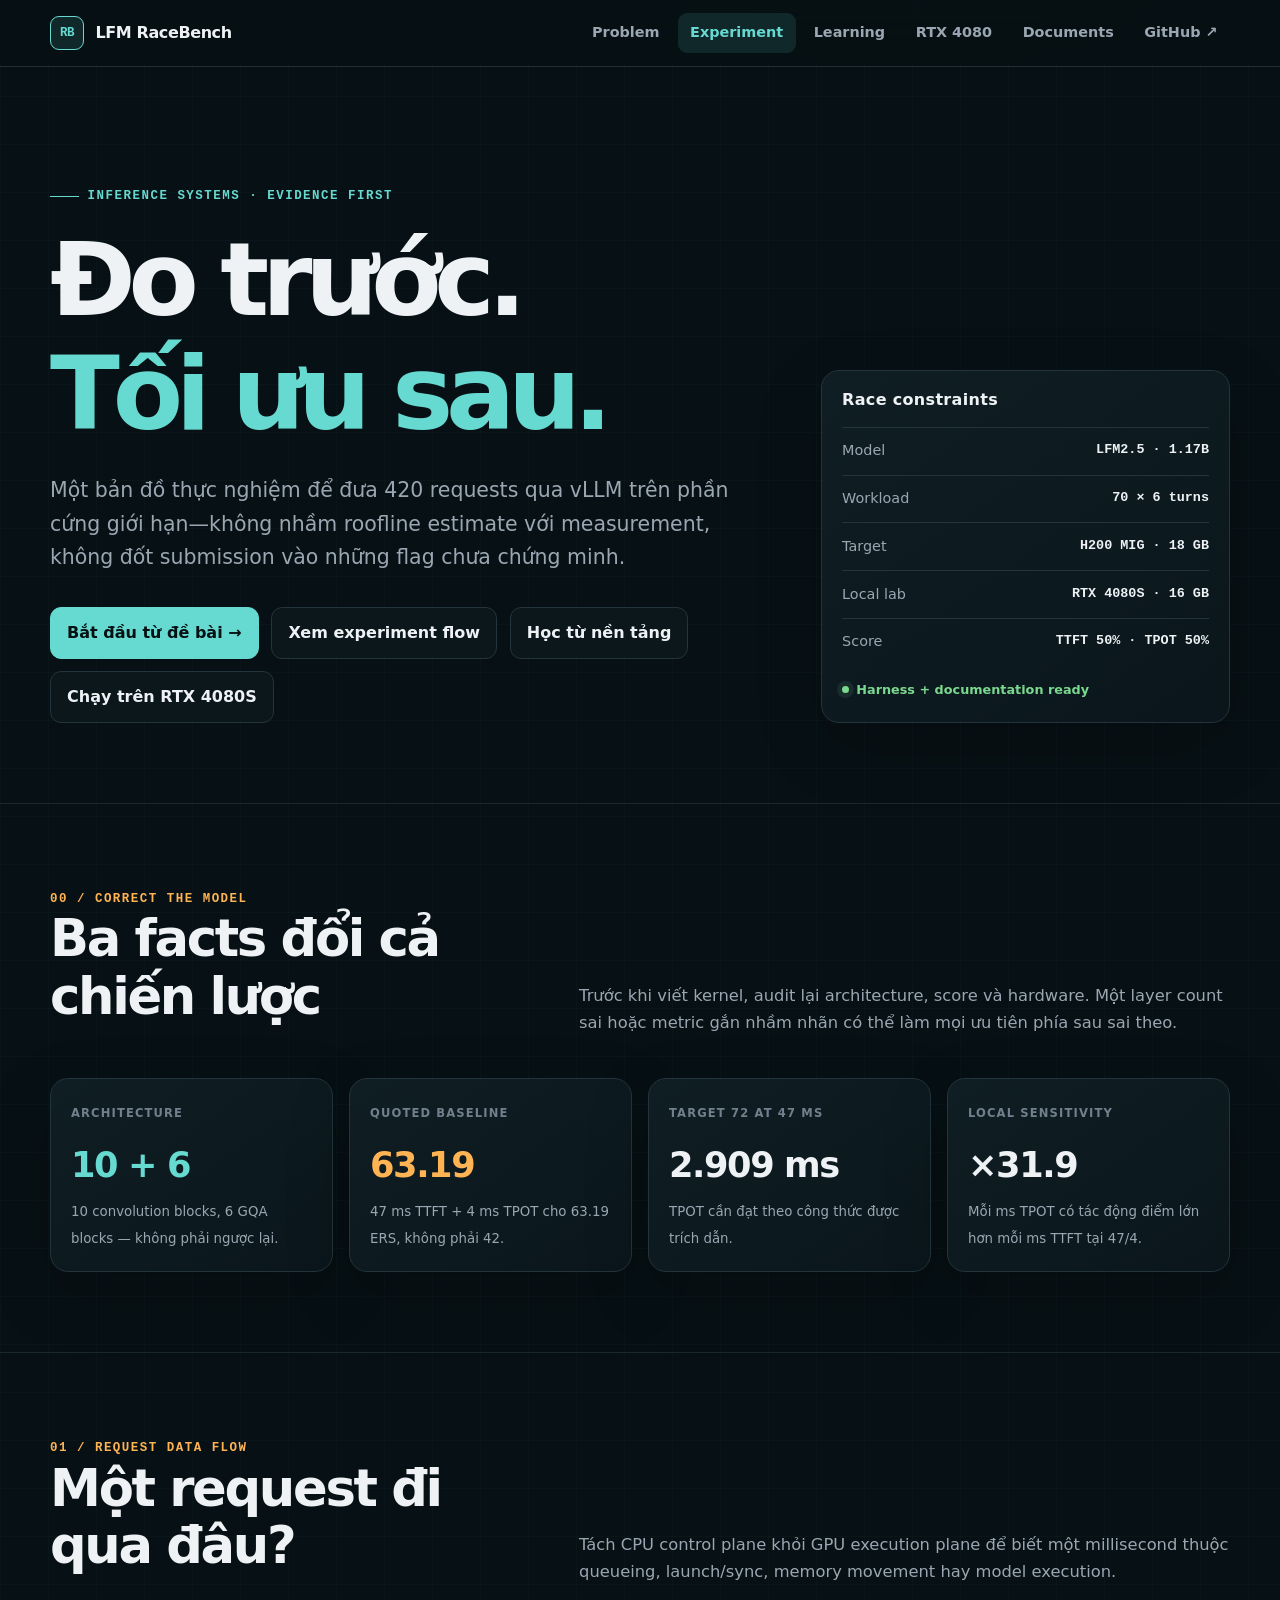
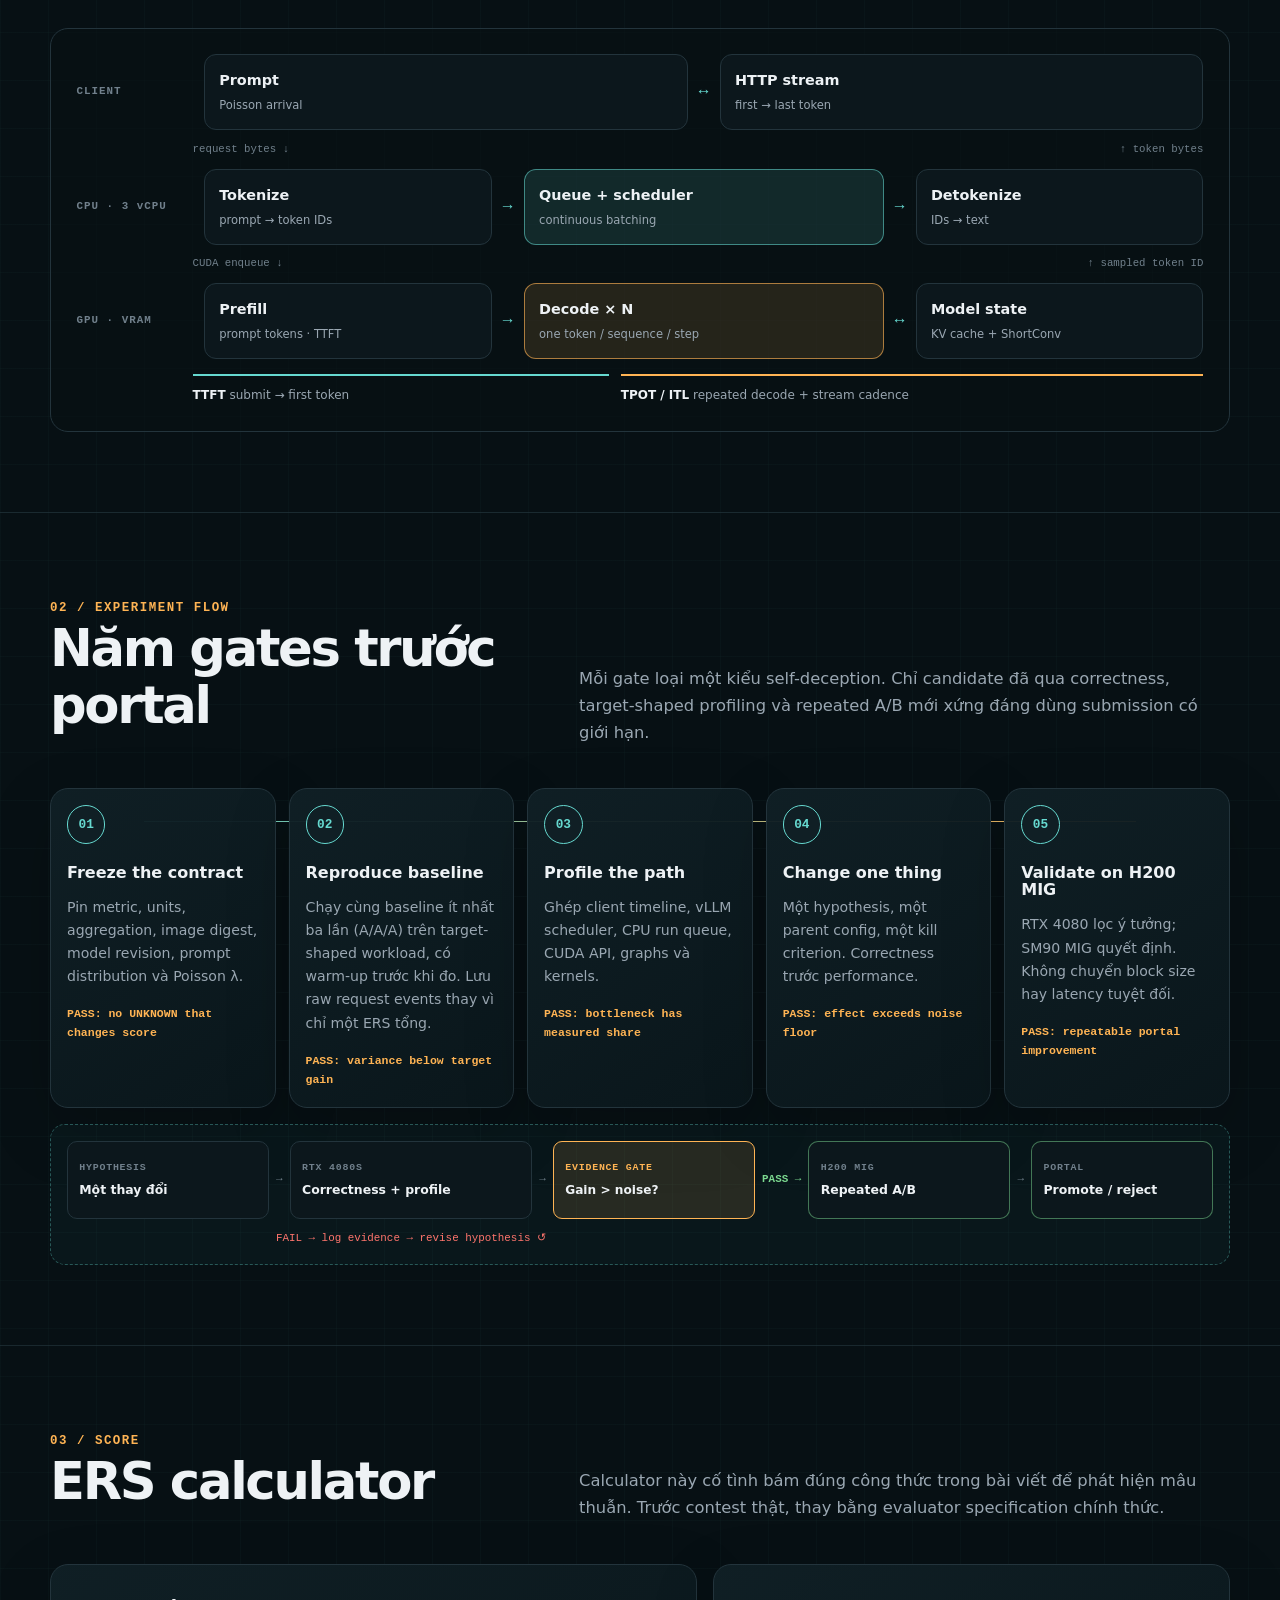
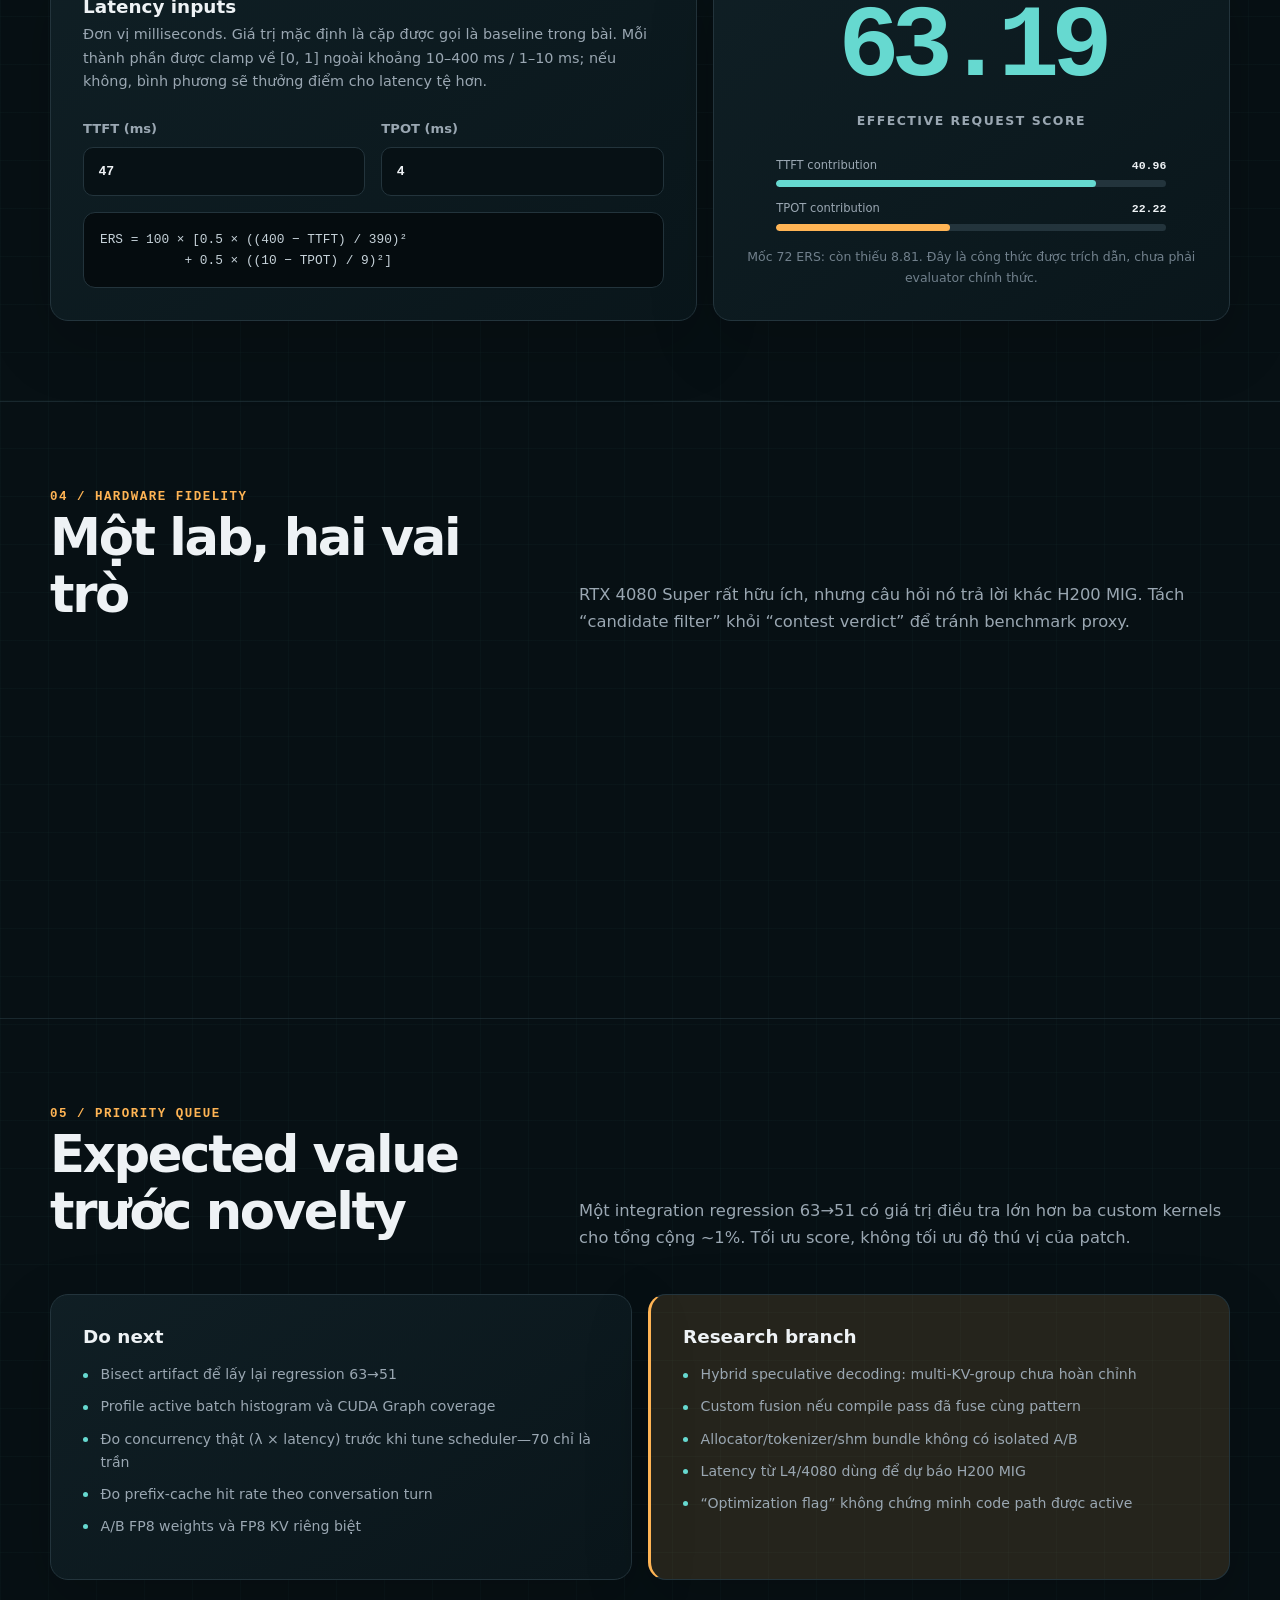
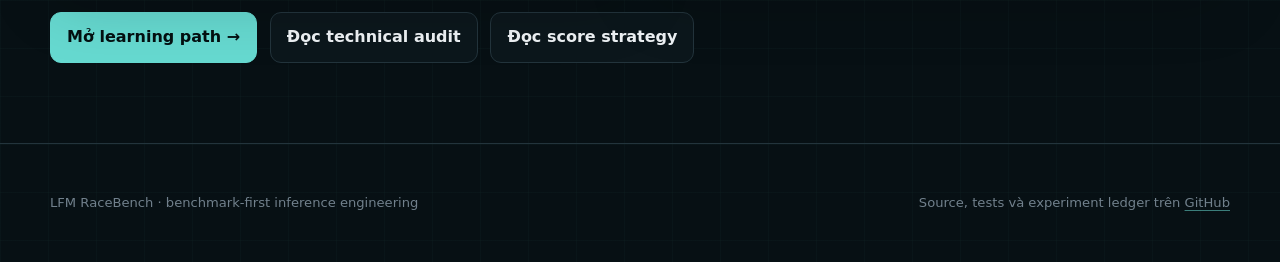
<file: docs/index.html>
<!doctype html>
<html lang="vi">
  <head>
    <meta charset="utf-8">
    <meta name="viewport" content="width=device-width, initial-scale=1">
    <meta name="description" content="Quy trình benchmark-first để tối ưu LFM2.5 inference với vLLM trên RTX 4080 Super và H200 MIG.">
    <meta name="theme-color" content="#071014">
    <title>LFM RaceBench — Experiment flow</title>
    <link rel="stylesheet" href="assets/site.css?v=visuals-1">
    <script src="assets/site.js" defer></script>
  </head>
  <body>
    <a class="skip-link" href="#content">Đi đến nội dung</a>
    <header class="site-header">
      <nav class="nav shell" aria-label="Điều hướng chính">
        <a class="brand" href="index.html">
          <span class="brand-mark" aria-hidden="true">RB</span>
          <span>LFM RaceBench</span>
        </a>
        <button class="nav-toggle" type="button" data-nav-toggle aria-expanded="false" aria-controls="main-nav" aria-label="Mở menu">☰</button>
        <div class="nav-links" id="main-nav" data-nav-links>
          <a href="problem.html">Problem</a>
          <a href="index.html" aria-current="page">Experiment</a>
          <a href="learn.html">Learning</a>
          <a href="reproduce-rtx4080.html">RTX 4080</a>
          <a href="analysis.html">Documents</a>
          <a href="https://github.com/buicongnguyen/cuda-vllm-optimize">GitHub ↗</a>
        </div>
      </nav>
    </header>

    <main id="content">
      <section class="hero">
        <div class="shell hero-grid">
          <div>
            <p class="eyebrow">Inference systems · evidence first</p>
            <h1>Đo trước.<br><span>Tối ưu sau.</span></h1>
            <p class="lede">Một bản đồ thực nghiệm để đưa 420 requests qua vLLM trên phần cứng giới hạn—không nhầm roofline estimate với measurement, không đốt submission vào những flag chưa chứng minh.</p>
            <div class="hero-actions">
              <a class="button primary" href="problem.html">Bắt đầu từ đề bài →</a>
              <a class="button" href="#flow">Xem experiment flow</a>
              <a class="button" href="learn.html">Học từ nền tảng</a>
              <a class="button" href="reproduce-rtx4080.html">Chạy trên RTX 4080S</a>
            </div>
          </div>
          <aside class="brief-card" aria-label="Tóm tắt bài toán">
            <h2>Race constraints</h2>
            <div class="brief-row"><span>Model</span><strong>LFM2.5 · 1.17B</strong></div>
            <div class="brief-row"><span>Workload</span><strong>70 × 6 turns</strong></div>
            <div class="brief-row"><span>Target</span><strong>H200 MIG · 18 GB</strong></div>
            <div class="brief-row"><span>Local lab</span><strong>RTX 4080S · 16 GB</strong></div>
            <div class="brief-row"><span>Score</span><strong>TTFT 50% · TPOT 50%</strong></div>
            <span class="status">Harness + documentation ready</span>
          </aside>
        </div>
      </section>

      <section class="section" id="facts">
        <div class="shell">
          <div class="section-head">
            <div>
              <span class="section-index">00 / CORRECT THE MODEL</span>
              <h2>Ba facts đổi cả chiến lược</h2>
            </div>
            <p class="section-copy">Trước khi viết kernel, audit lại architecture, score và hardware. Một layer count sai hoặc metric gắn nhầm nhãn có thể làm mọi ưu tiên phía sau sai theo.</p>
          </div>
          <div class="metric-grid reveal">
            <article class="metric-card">
              <span class="label">Architecture</span>
              <strong class="value accent-cyan">10 + 6</strong>
              <small>10 convolution blocks, 6 GQA blocks — không phải ngược lại.</small>
            </article>
            <article class="metric-card">
              <span class="label">Quoted baseline</span>
              <strong class="value accent-amber">63.19</strong>
              <small>47 ms TTFT + 4 ms TPOT cho 63.19 ERS, không phải 42.</small>
            </article>
            <article class="metric-card">
              <span class="label">Target 72 at 47 ms</span>
              <strong class="value">2.909 ms</strong>
              <small>TPOT cần đạt theo công thức được trích dẫn.</small>
            </article>
            <article class="metric-card">
              <span class="label">Local sensitivity</span>
              <strong class="value">×31.9</strong>
              <small>Mỗi ms TPOT có tác động điểm lớn hơn mỗi ms TTFT tại 47/4.</small>
            </article>
          </div>
        </div>
      </section>

      <section class="section" id="dataflow">
        <div class="shell">
          <div class="section-head">
            <div>
              <span class="section-index">01 / REQUEST DATA FLOW</span>
              <h2>Một request đi qua đâu?</h2>
            </div>
            <p class="section-copy">Tách CPU control plane khỏi GPU execution plane để biết một millisecond thuộc queueing, launch/sync, memory movement hay model execution.</p>
          </div>
          <div class="system-flow reveal" role="img" aria-label="Luồng request từ client qua CPU frontend, vLLM scheduler, GPU prefill và decode, rồi quay về CPU để stream token">
            <div class="system-lane client-lane">
              <span class="lane-label">CLIENT</span>
              <div class="system-node"><strong>Prompt</strong><small>Poisson arrival</small></div>
              <span class="system-arrow client-return" aria-hidden="true">↔</span>
              <div class="system-node"><strong>HTTP stream</strong><small>first → last token</small></div>
            </div>
            <div class="lane-transfer down"><span>request bytes ↓</span><span>↑ token bytes</span></div>
            <div class="system-lane cpu-lane">
              <span class="lane-label">CPU · 3 vCPU</span>
              <div class="system-node"><strong>Tokenize</strong><small>prompt → token IDs</small></div>
              <span class="system-arrow" aria-hidden="true">→</span>
              <div class="system-node emphasis"><strong>Queue + scheduler</strong><small>continuous batching</small></div>
              <span class="system-arrow" aria-hidden="true">→</span>
              <div class="system-node"><strong>Detokenize</strong><small>IDs → text</small></div>
            </div>
            <div class="lane-transfer"><span>CUDA enqueue ↓</span><span>↑ sampled token ID</span></div>
            <div class="system-lane gpu-lane">
              <span class="lane-label">GPU · VRAM</span>
              <div class="system-node"><strong>Prefill</strong><small>prompt tokens · TTFT</small></div>
              <span class="system-arrow" aria-hidden="true">→</span>
              <div class="system-node hot"><strong>Decode × N</strong><small>one token / sequence / step</small></div>
              <span class="system-arrow" aria-hidden="true">↔</span>
              <div class="system-node"><strong>Model state</strong><small>KV cache + ShortConv</small></div>
            </div>
            <div class="metric-rail" aria-hidden="true">
              <span><b>TTFT</b> submit → first token</span>
              <span><b>TPOT / ITL</b> repeated decode + stream cadence</span>
            </div>
          </div>
        </div>
      </section>

      <section class="section" id="flow">
        <div class="shell">
          <div class="section-head">
            <div>
              <span class="section-index">02 / EXPERIMENT FLOW</span>
              <h2>Năm gates trước portal</h2>
            </div>
            <p class="section-copy">Mỗi gate loại một kiểu self-deception. Chỉ candidate đã qua correctness, target-shaped profiling và repeated A/B mới xứng đáng dùng submission có giới hạn.</p>
          </div>
          <div class="flow reveal">
            <article class="flow-card">
              <span class="number">01</span>
              <h3>Freeze the contract</h3>
              <p>Pin metric, units, aggregation, image digest, model revision, prompt distribution và Poisson λ.</p>
              <span class="gate">PASS: no UNKNOWN that changes score</span>
            </article>
            <article class="flow-card">
              <span class="number">02</span>
              <h3>Reproduce baseline</h3>
              <p>Chạy cùng baseline ít nhất ba lần (A/A/A) trên target-shaped workload, có warm-up trước khi đo. Lưu raw request events thay vì chỉ một ERS tổng.</p>
              <span class="gate">PASS: variance below target gain</span>
            </article>
            <article class="flow-card">
              <span class="number">03</span>
              <h3>Profile the path</h3>
              <p>Ghép client timeline, vLLM scheduler, CPU run queue, CUDA API, graphs và kernels.</p>
              <span class="gate">PASS: bottleneck has measured share</span>
            </article>
            <article class="flow-card">
              <span class="number">04</span>
              <h3>Change one thing</h3>
              <p>Một hypothesis, một parent config, một kill criterion. Correctness trước performance.</p>
              <span class="gate">PASS: effect exceeds noise floor</span>
            </article>
            <article class="flow-card">
              <span class="number">05</span>
              <h3>Validate on H200 MIG</h3>
              <p>RTX 4080 lọc ý tưởng; SM90 MIG quyết định. Không chuyển block size hay latency tuyệt đối.</p>
              <span class="gate">PASS: repeatable portal improvement</span>
            </article>
          </div>
          <div class="decision-map reveal" aria-label="Vòng lặp ra quyết định cho mỗi tối ưu">
            <div class="decision-node hypothesis"><span>HYPOTHESIS</span><strong>Một thay đổi</strong></div>
            <span class="decision-arrow" aria-hidden="true">→</span>
            <div class="decision-node local"><span>RTX 4080S</span><strong>Correctness + profile</strong></div>
            <span class="decision-arrow" aria-hidden="true">→</span>
            <div class="decision-node gate-node"><span>EVIDENCE GATE</span><strong>Gain &gt; noise?</strong></div>
            <span class="decision-arrow pass" aria-hidden="true">PASS →</span>
            <div class="decision-node target"><span>H200 MIG</span><strong>Repeated A/B</strong></div>
            <span class="decision-arrow" aria-hidden="true">→</span>
            <div class="decision-node portal"><span>PORTAL</span><strong>Promote / reject</strong></div>
            <div class="reject-loop"><span>FAIL → log evidence → revise hypothesis ↺</span></div>
          </div>
        </div>
      </section>

      <section class="section" id="score">
        <div class="shell">
          <div class="section-head">
            <div>
              <span class="section-index">03 / SCORE</span>
              <h2>ERS calculator</h2>
            </div>
            <p class="section-copy">Calculator này cố tình bám đúng công thức trong bài viết để phát hiện mâu thuẫn. Trước contest thật, thay bằng evaluator specification chính thức.</p>
          </div>
          <div class="calculator reveal">
            <div class="panel">
              <h3>Latency inputs</h3>
              <p class="panel-intro">Đơn vị milliseconds. Giá trị mặc định là cặp được gọi là baseline trong bài. Mỗi thành phần được clamp về [0, 1] ngoài khoảng 10–400 ms / 1–10 ms; nếu không, bình phương sẽ thưởng điểm cho latency tệ hơn.</p>
              <div class="fields">
                <label>TTFT (ms)<input data-ttft type="number" min="0" step="0.01" value="47"></label>
                <label>TPOT (ms)<input data-tpot type="number" min="0" step="0.01" value="4"></label>
              </div>
              <pre class="code-block" aria-label="Công thức ERS">ERS = 100 × [0.5 × ((400 − TTFT) / 390)²
           + 0.5 × ((10 − TPOT) / 9)²]</pre>
            </div>
            <div class="panel score-readout" aria-live="polite">
              <span class="score" data-score>63.19</span>
              <span class="score-label">Effective Request Score</span>
              <div class="score-components" aria-label="Phân rã đóng góp ERS theo TTFT và TPOT">
                <div class="score-component">
                  <div><span>TTFT contribution</span><strong data-ttft-contribution>40.96</strong></div>
                  <span class="component-track"><span data-ttft-bar></span></span>
                </div>
                <div class="score-component tpot-component">
                  <div><span>TPOT contribution</span><strong data-tpot-contribution>22.22</strong></div>
                  <span class="component-track"><span data-tpot-bar></span></span>
                </div>
              </div>
              <p class="score-note" data-score-detail>Mốc 72 ERS: còn thiếu 8.81.</p>
            </div>
          </div>
        </div>
      </section>

      <section class="section" id="hardware">
        <div class="shell">
          <div class="section-head">
            <div>
              <span class="section-index">04 / HARDWARE FIDELITY</span>
              <h2>Một lab, hai vai trò</h2>
            </div>
            <p class="section-copy">RTX 4080 Super rất hữu ích, nhưng câu hỏi nó trả lời khác H200 MIG. Tách “candidate filter” khỏi “contest verdict” để tránh benchmark proxy.</p>
          </div>
          <div class="comparison reveal">
            <article class="panel hardware-card">
              <span class="chip">LOCAL · ADA SM89</span>
              <h3>RTX 4080 Super · 16 GB</h3>
              <ul>
                <li>Correctness, unit/property tests, fallback paths</li>
                <li>Config screening và Poisson workload replay</li>
                <li>Nsight Systems flow, Docker overlay, regression bisect</li>
                <li>SM89 Triton tuning — chỉ kết luận cho Ada</li>
              </ul>
            </article>
            <article class="panel hardware-card warning">
              <span class="chip">TARGET · HOPPER SM90 MIG</span>
              <h3>H200 1g.18gb · 18 GB</h3>
              <ul>
                <li>Final TTFT/TPOT và submission score</li>
                <li>SM90 register pressure, Tensor Core và graph behavior</li>
                <li>HBM bandwidth, MIG partitioning và 3-vCPU contention</li>
                <li>Block sizes, backend choice và end-to-end verdict</li>
              </ul>
            </article>
          </div>
        </div>
      </section>

      <section class="section" id="priorities">
        <div class="shell">
          <div class="section-head">
            <div>
              <span class="section-index">05 / PRIORITY QUEUE</span>
              <h2>Expected value trước novelty</h2>
            </div>
            <p class="section-copy">Một integration regression 63→51 có giá trị điều tra lớn hơn ba custom kernels cho tổng cộng ~1%. Tối ưu score, không tối ưu độ thú vị của patch.</p>
          </div>
          <div class="comparison reveal">
            <article class="panel">
              <h3>Do next</h3>
              <ul class="checklist">
                <li>Bisect artifact để lấy lại regression 63→51</li>
                <li>Profile active batch histogram và CUDA Graph coverage</li>
                <li>Đo concurrency thật (λ × latency) trước khi tune scheduler—70 chỉ là trần</li>
                <li>Đo prefix-cache hit rate theo conversation turn</li>
                <li>A/B FP8 weights và FP8 KV riêng biệt</li>
              </ul>
            </article>
            <article class="panel warning">
              <h3>Research branch</h3>
              <ul class="checklist">
                <li>Hybrid speculative decoding: multi-KV-group chưa hoàn chỉnh</li>
                <li>Custom fusion nếu compile pass đã fuse cùng pattern</li>
                <li>Allocator/tokenizer/shm bundle không có isolated A/B</li>
                <li>Latency từ L4/4080 dùng để dự báo H200 MIG</li>
                <li>“Optimization flag” không chứng minh code path được active</li>
              </ul>
            </article>
          </div>
          <div class="hero-actions">
            <a class="button primary" href="learn.html">Mở learning path →</a>
            <a class="button" href="analysis.html">Đọc technical audit</a>
            <a class="button" href="score-strategy.html">Đọc score strategy</a>
          </div>
        </div>
      </section>
    </main>

    <footer class="footer">
      <div class="shell footer-grid">
        <span>LFM RaceBench · benchmark-first inference engineering</span>
        <span>Source, tests và experiment ledger trên <a href="https://github.com/buicongnguyen/cuda-vllm-optimize">GitHub</a></span>
      </div>
    </footer>
  </body>
</html>
</file>
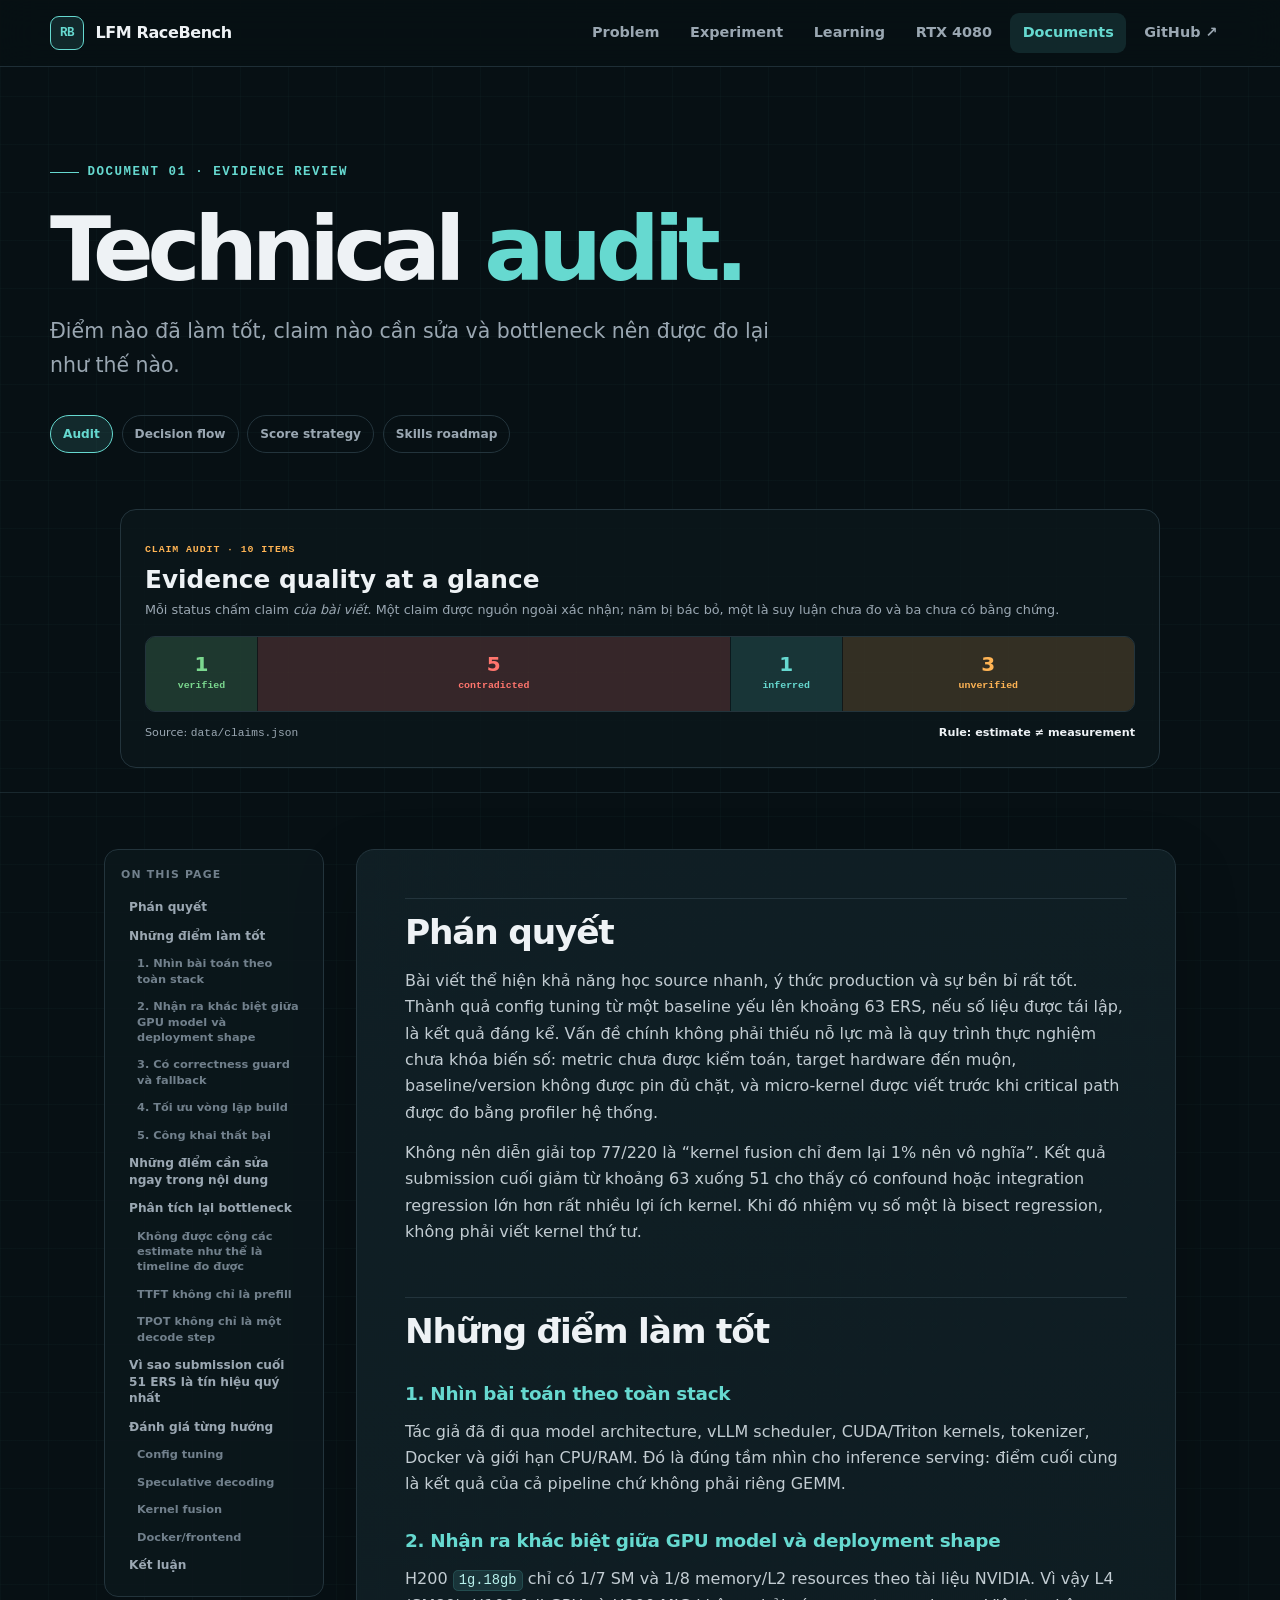
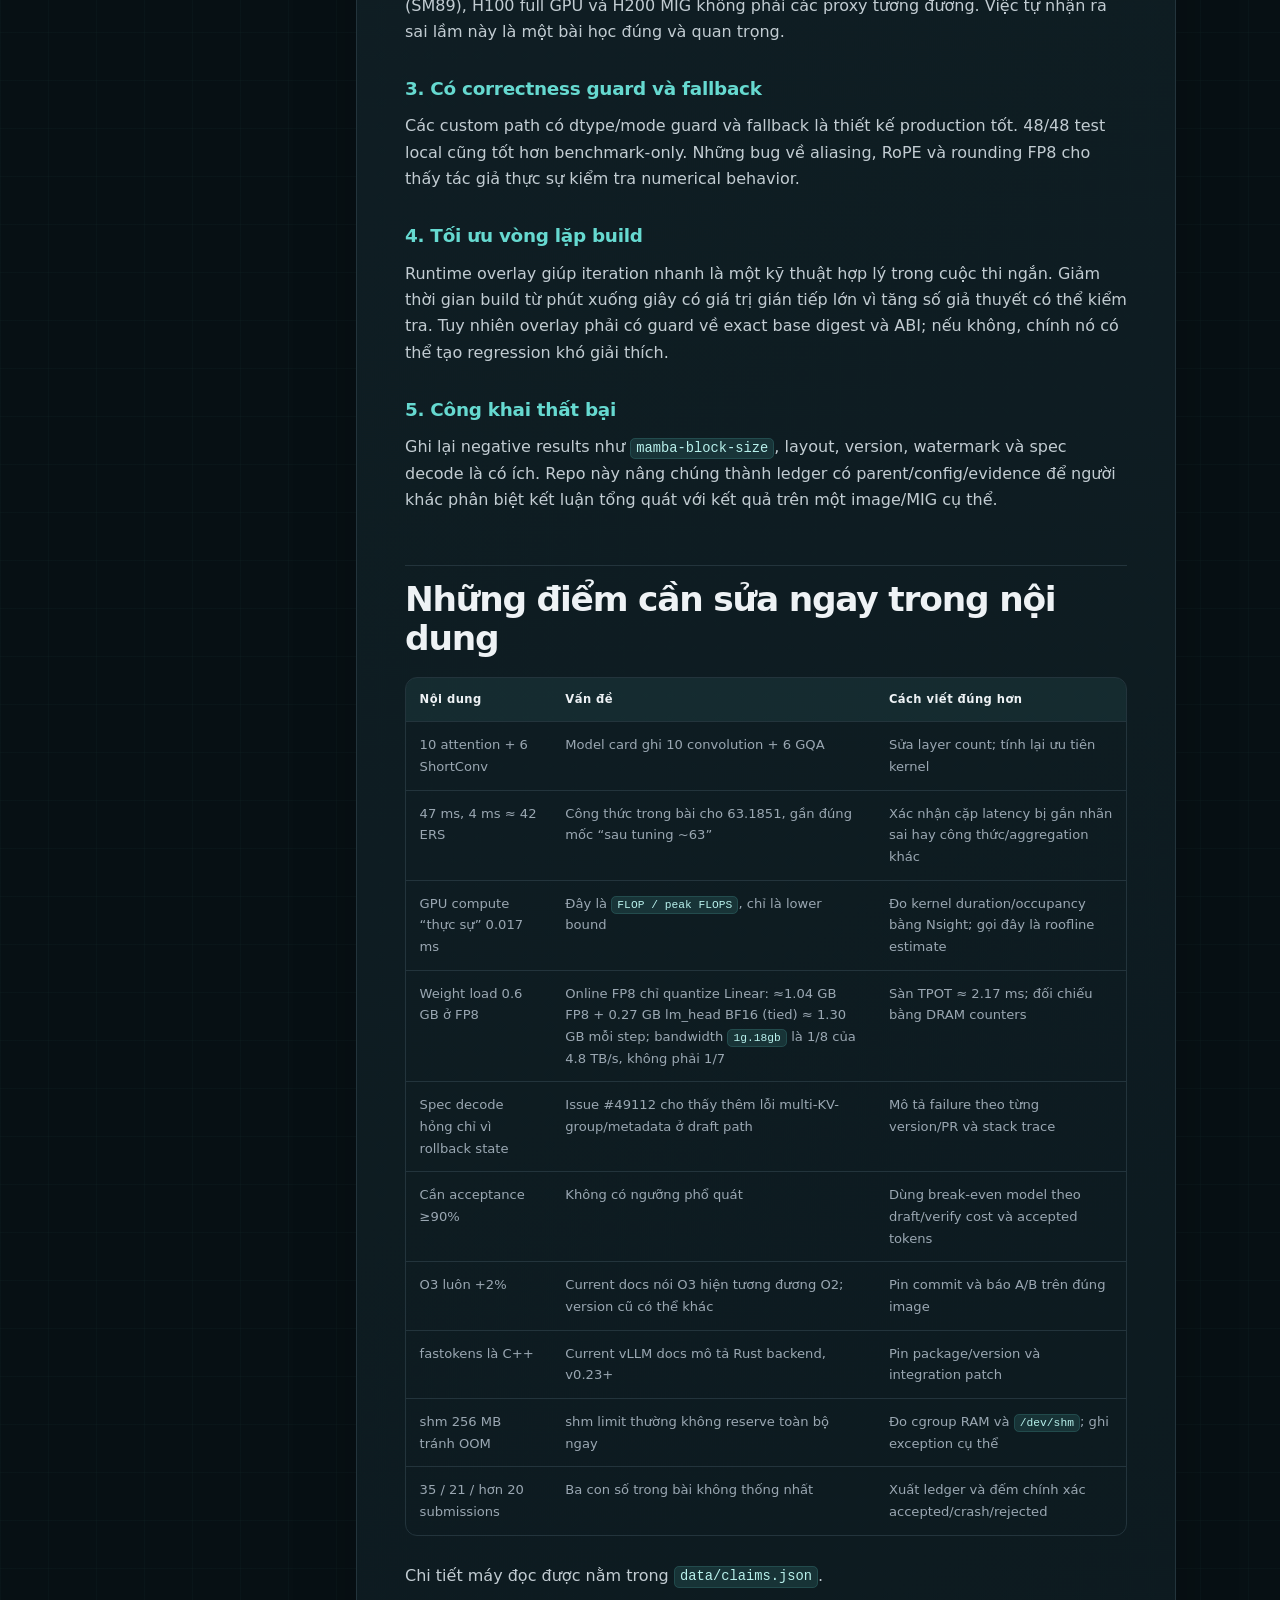
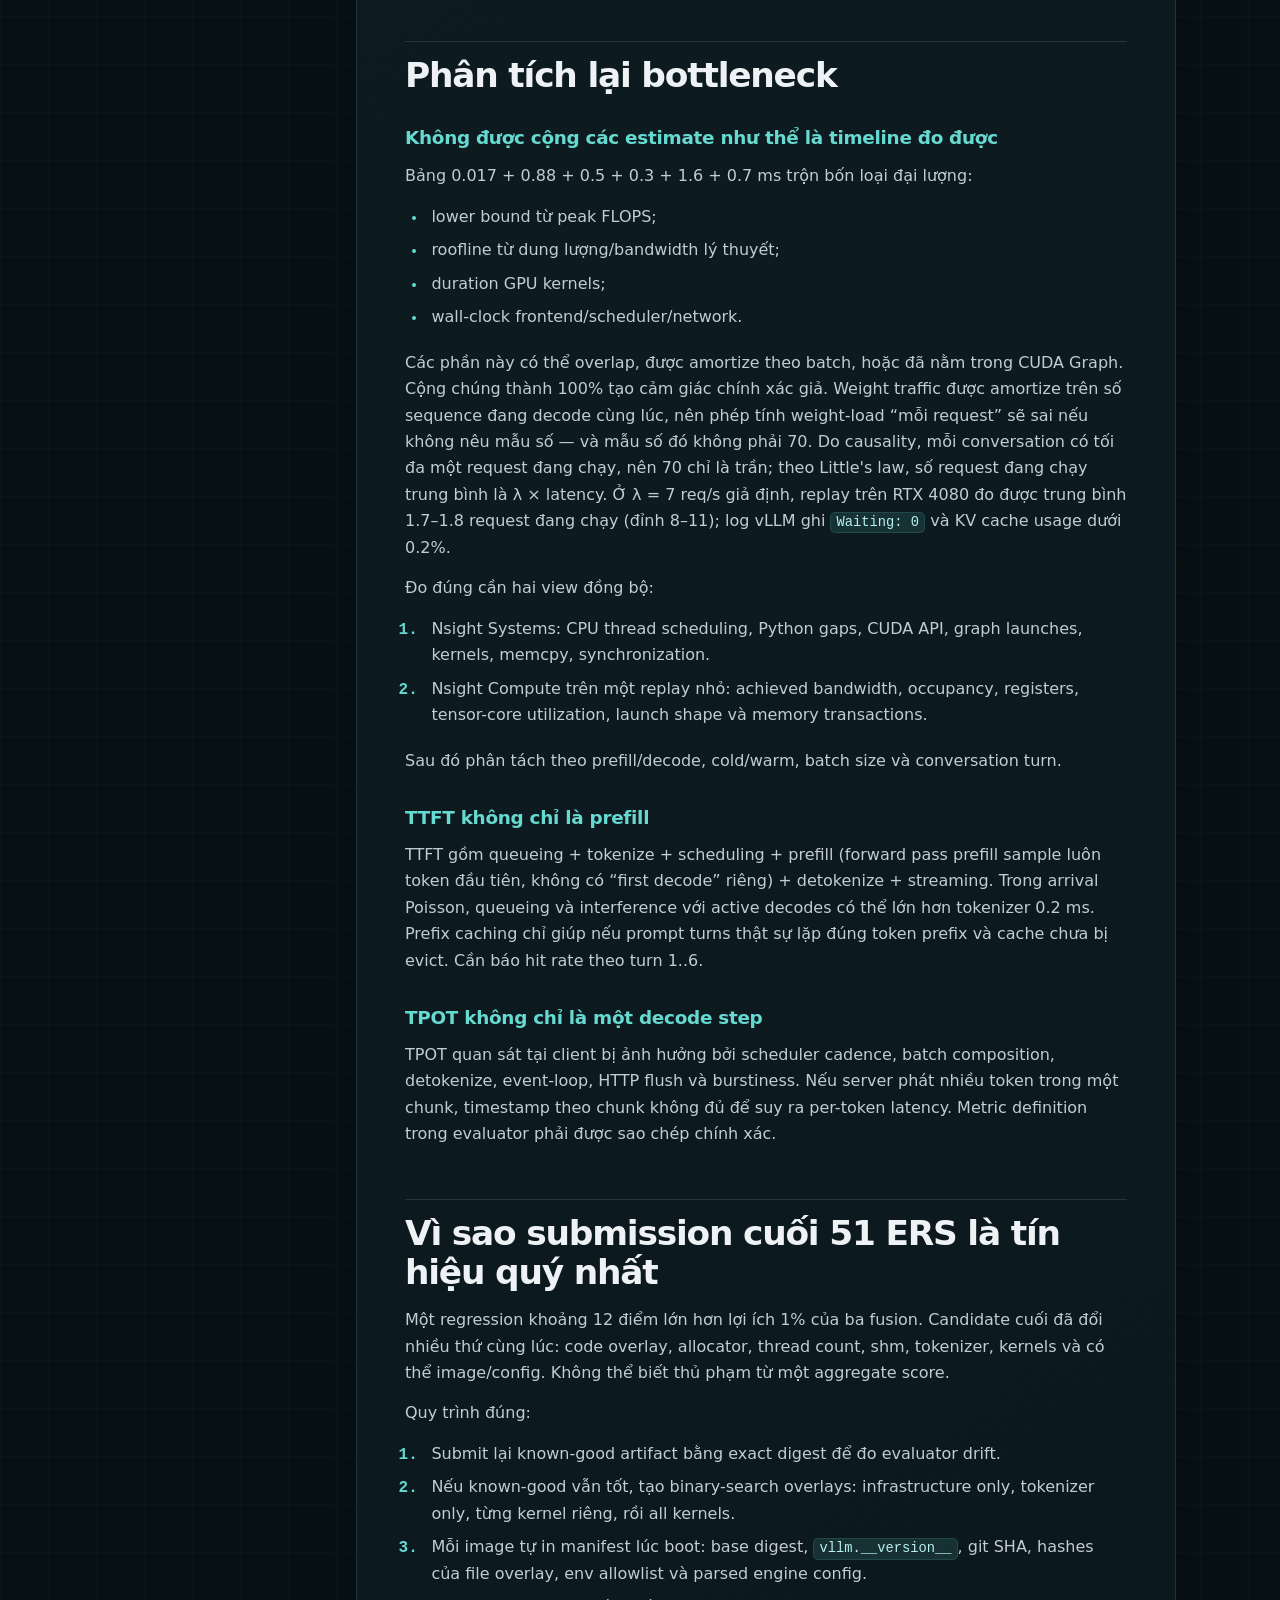
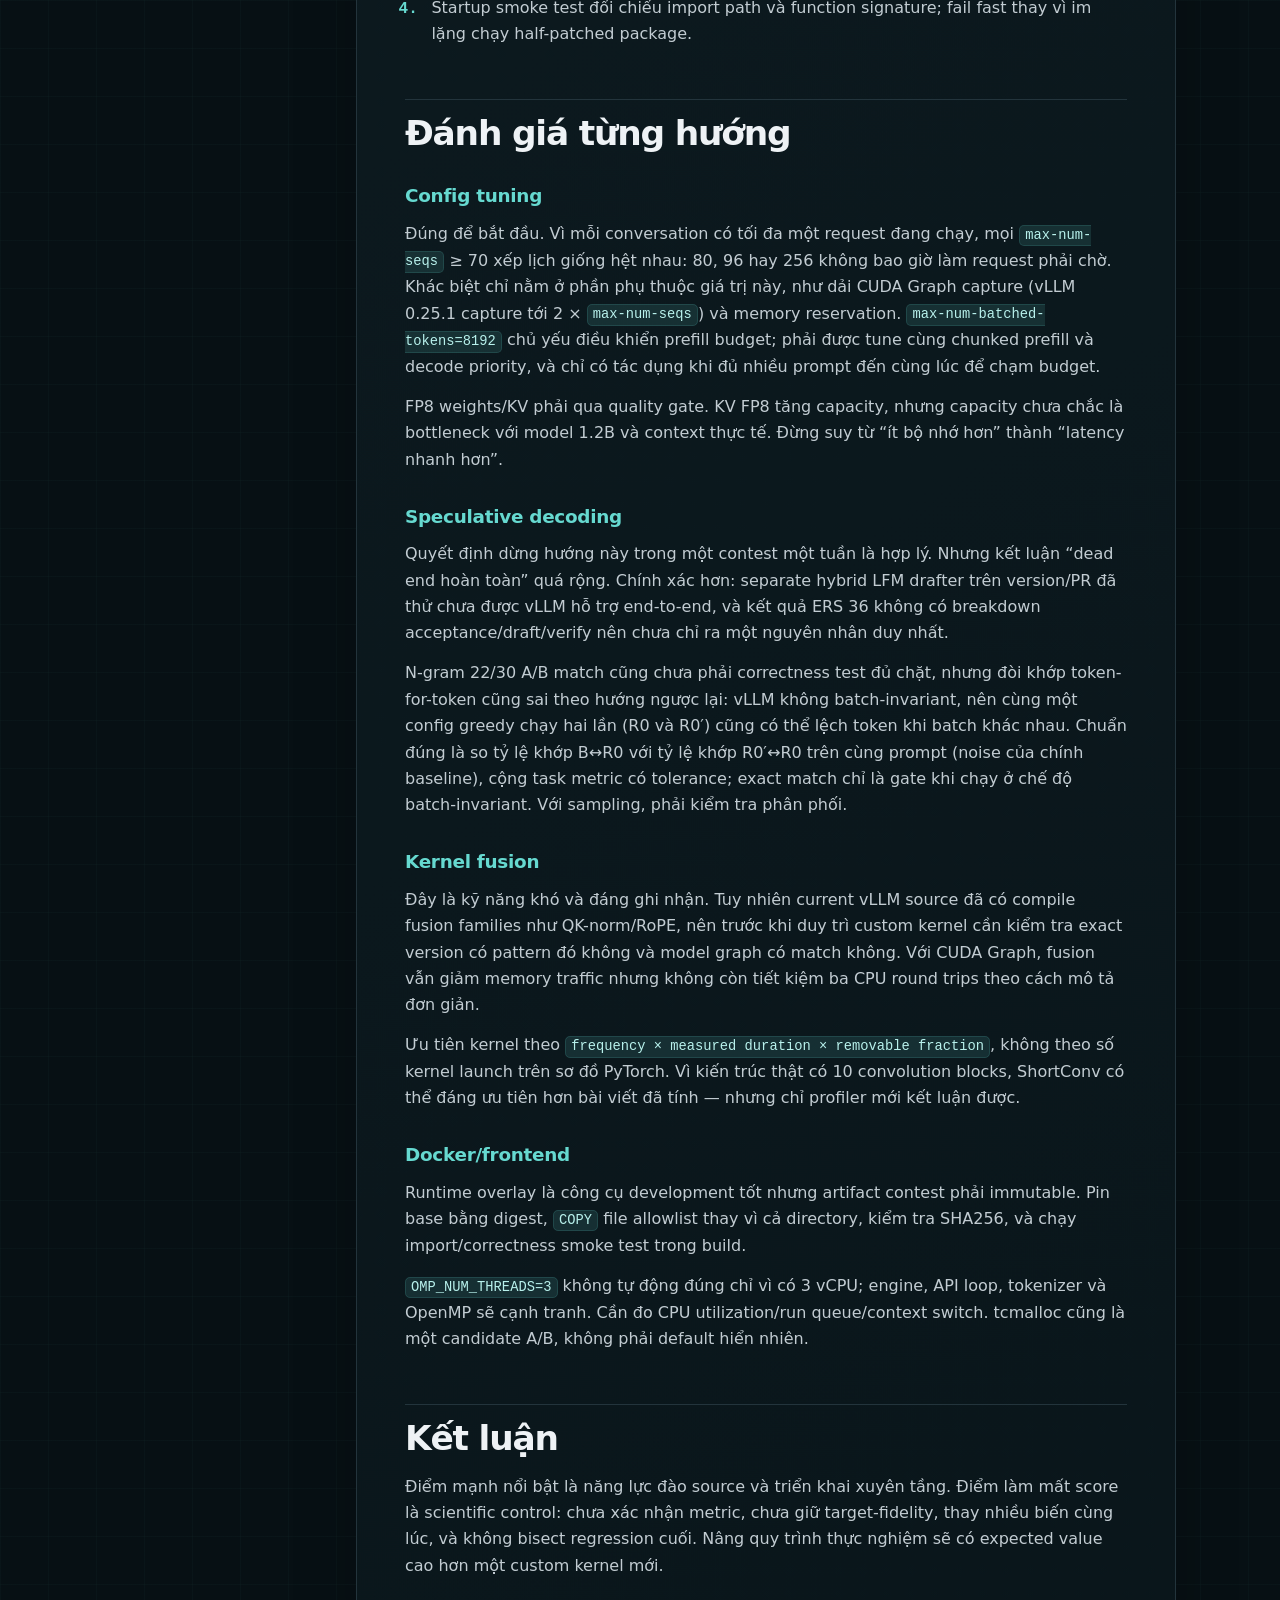
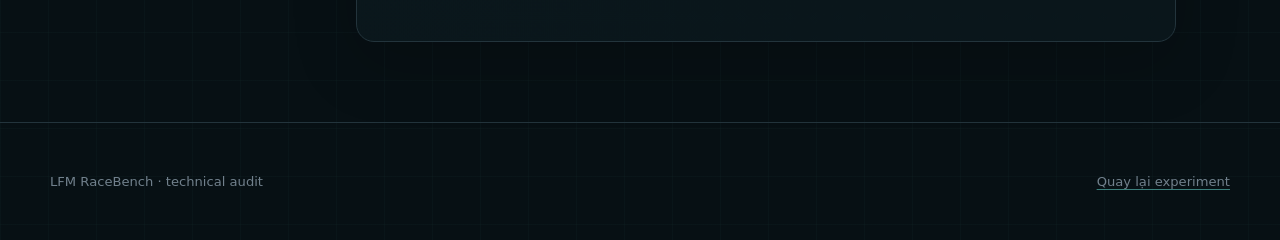
<file: docs/analysis.html>
<!doctype html>
<html lang="vi">
  <head>
    <meta charset="utf-8">
    <meta name="viewport" content="width=device-width, initial-scale=1">
    <meta name="description" content="Phân tích kỹ thuật và phản biện hành trình tối ưu vLLM cho Viettel AI Race.">
    <meta name="theme-color" content="#071014">
    <title>LFM RaceBench — Technical audit</title>
    <link rel="stylesheet" href="assets/site.css?v=visuals-1">
    <script src="assets/site.js" defer></script>
  </head>
  <body>
    <a class="skip-link" href="#content">Đi đến nội dung</a>
    <header class="site-header">
      <nav class="nav shell" aria-label="Điều hướng chính">
        <a class="brand" href="index.html"><span class="brand-mark" aria-hidden="true">RB</span><span>LFM RaceBench</span></a>
        <button class="nav-toggle" type="button" data-nav-toggle aria-expanded="false" aria-controls="main-nav" aria-label="Mở menu">☰</button>
        <div class="nav-links" id="main-nav" data-nav-links>
          <a href="problem.html">Problem</a><a href="index.html">Experiment</a><a href="learn.html">Learning</a><a href="reproduce-rtx4080.html">RTX 4080</a><a href="analysis.html" aria-current="page">Documents</a><a href="https://github.com/buicongnguyen/cuda-vllm-optimize">GitHub ↗</a>
        </div>
      </nav>
    </header>
    <main id="content">
      <section class="article-hero">
        <div class="shell">
          <p class="eyebrow">Document 01 · evidence review</p>
          <h1>Technical <span>audit.</span></h1>
          <p class="lede">Điểm nào đã làm tốt, claim nào cần sửa và bottleneck nên được đo lại như thế nào.</p>
          <nav class="doc-switcher" aria-label="Bộ tài liệu"><a href="analysis.html" aria-current="page">Audit</a><a href="decision-flow.html">Decision flow</a><a href="score-strategy.html">Score strategy</a><a href="skills-roadmap.html">Skills roadmap</a></nav>
        </div>
      </section>
      <section class="doc-visual-band" aria-labelledby="claim-status-title">
        <div class="shell">
          <figure class="visual-panel claim-status-chart">
            <figcaption><span>CLAIM AUDIT · 10 ITEMS</span><h2 id="claim-status-title">Evidence quality at a glance</h2><p>Mỗi status chấm claim <em>của bài viết</em>. Một claim được nguồn ngoài xác nhận; năm bị bác bỏ, một là suy luận chưa đo và ba chưa có bằng chứng.</p></figcaption>
            <div class="status-bar" role="img" aria-label="Trong 10 claim của bài viết: 1 verified, 5 contradicted, 1 inferred và 3 unverified">
              <span class="status-segment verified-segment" style="--share: 1"><b>1</b><small>verified</small></span>
              <span class="status-segment contradicted-segment" style="--share: 5"><b>5</b><small>contradicted</small></span>
              <span class="status-segment inferred-segment" style="--share: 1"><b>1</b><small>inferred</small></span>
              <span class="status-segment unverified-segment" style="--share: 3"><b>3</b><small>unverified</small></span>
            </div>
            <div class="chart-note"><span>Source: <code>data/claims.json</code></span><strong>Rule: estimate ≠ measurement</strong></div>
          </figure>
        </div>
      </section>
      <section class="section article-section">
        <div class="shell doc-layout">
          <aside class="doc-toc" aria-label="Mục lục tài liệu"><strong>On this page</strong><nav data-doc-toc><span>Đang tải mục lục…</span></nav></aside>
          <article class="prose panel" data-doc-source="ANALYSIS.vi.md" aria-live="polite"><p>Đang tải technical audit…</p></article>
        </div>
      </section>
    </main>
    <footer class="footer"><div class="shell footer-grid"><span>LFM RaceBench · technical audit</span><span><a href="index.html">Quay lại experiment</a></span></div></footer>
  </body>
</html>
</file>
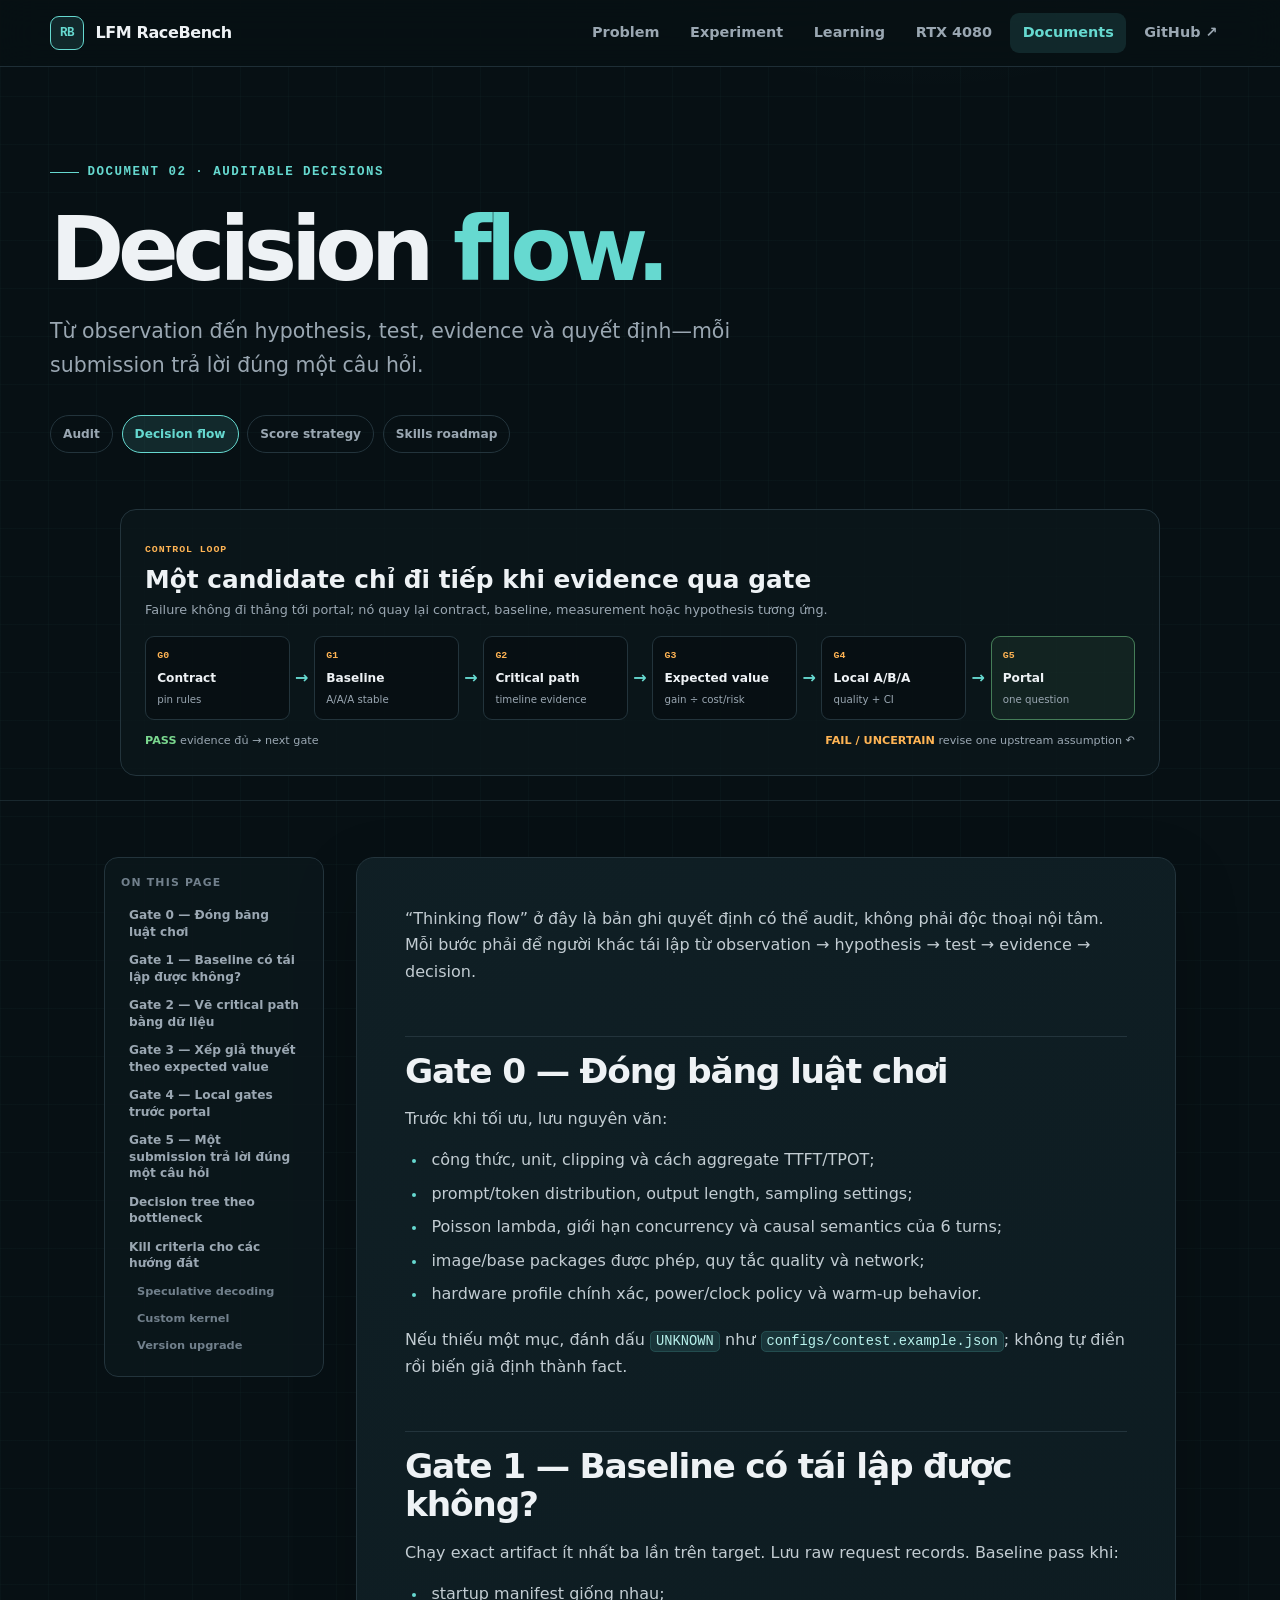
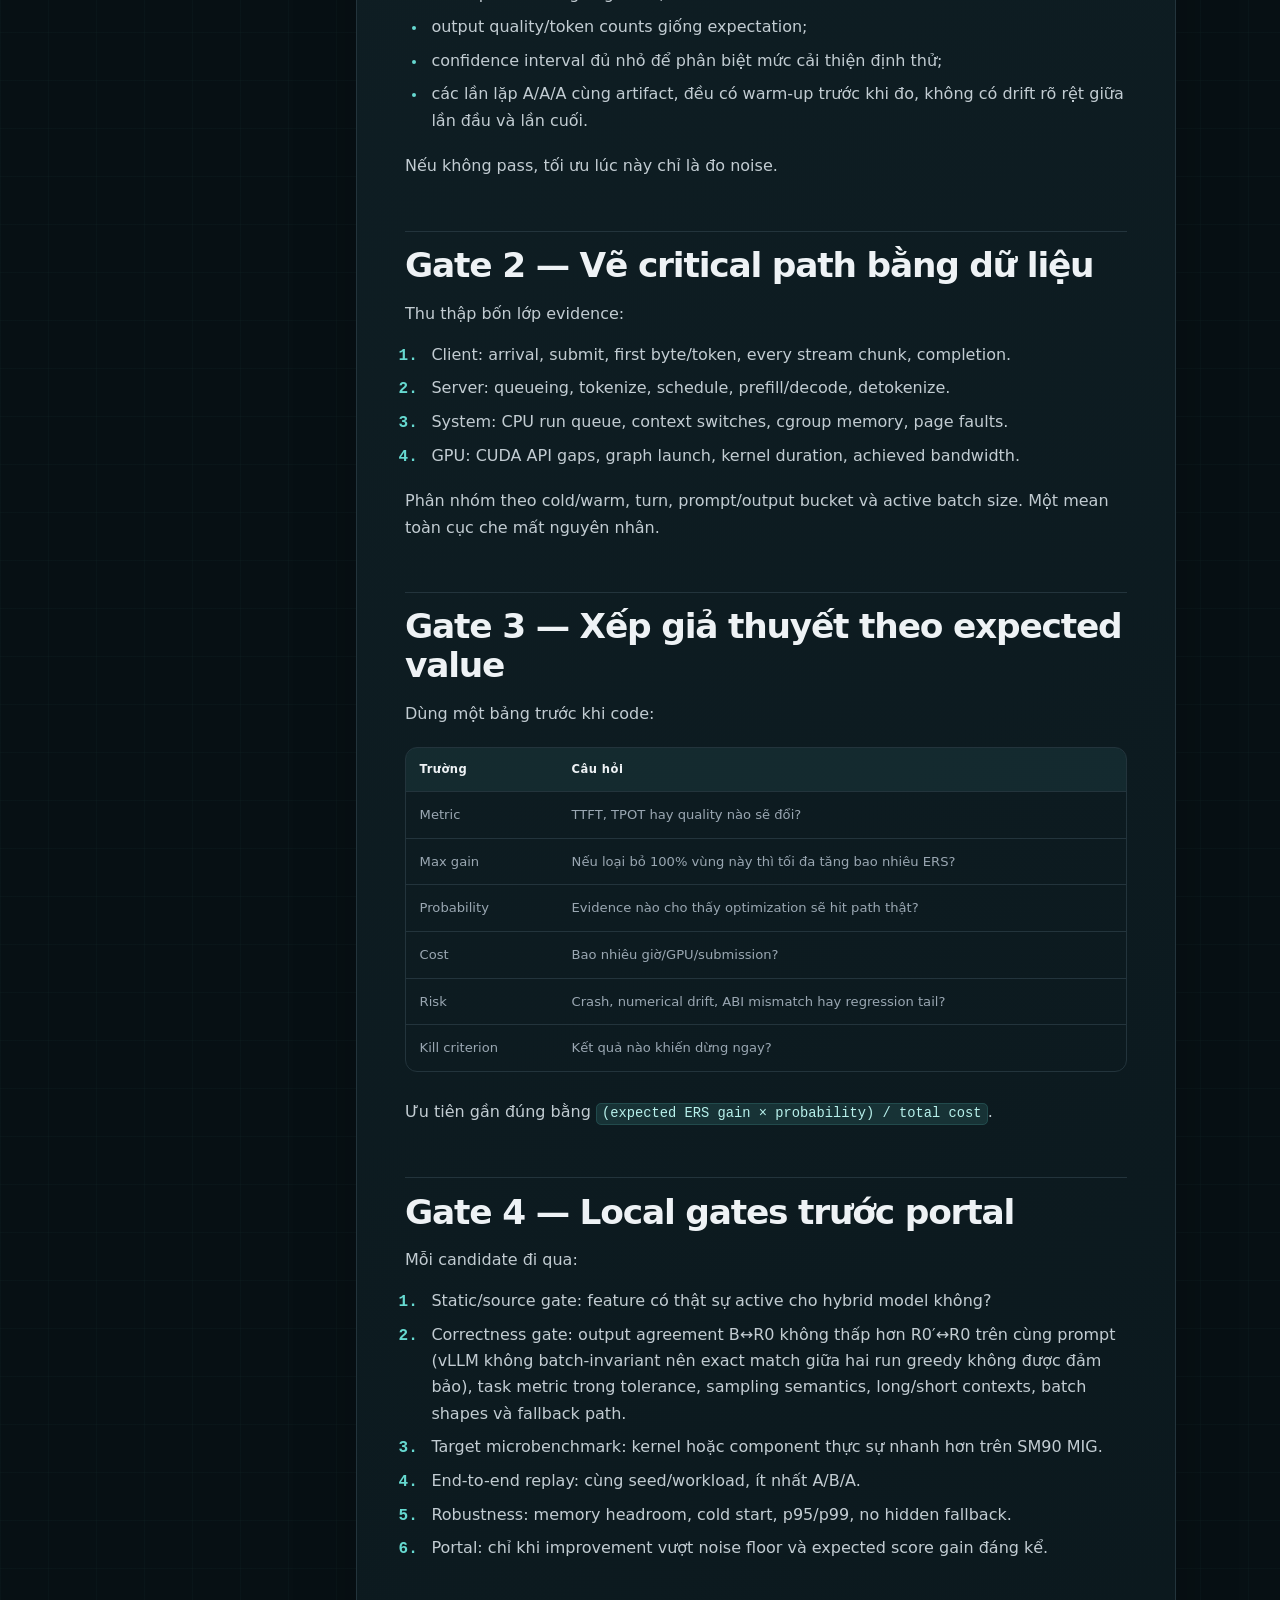
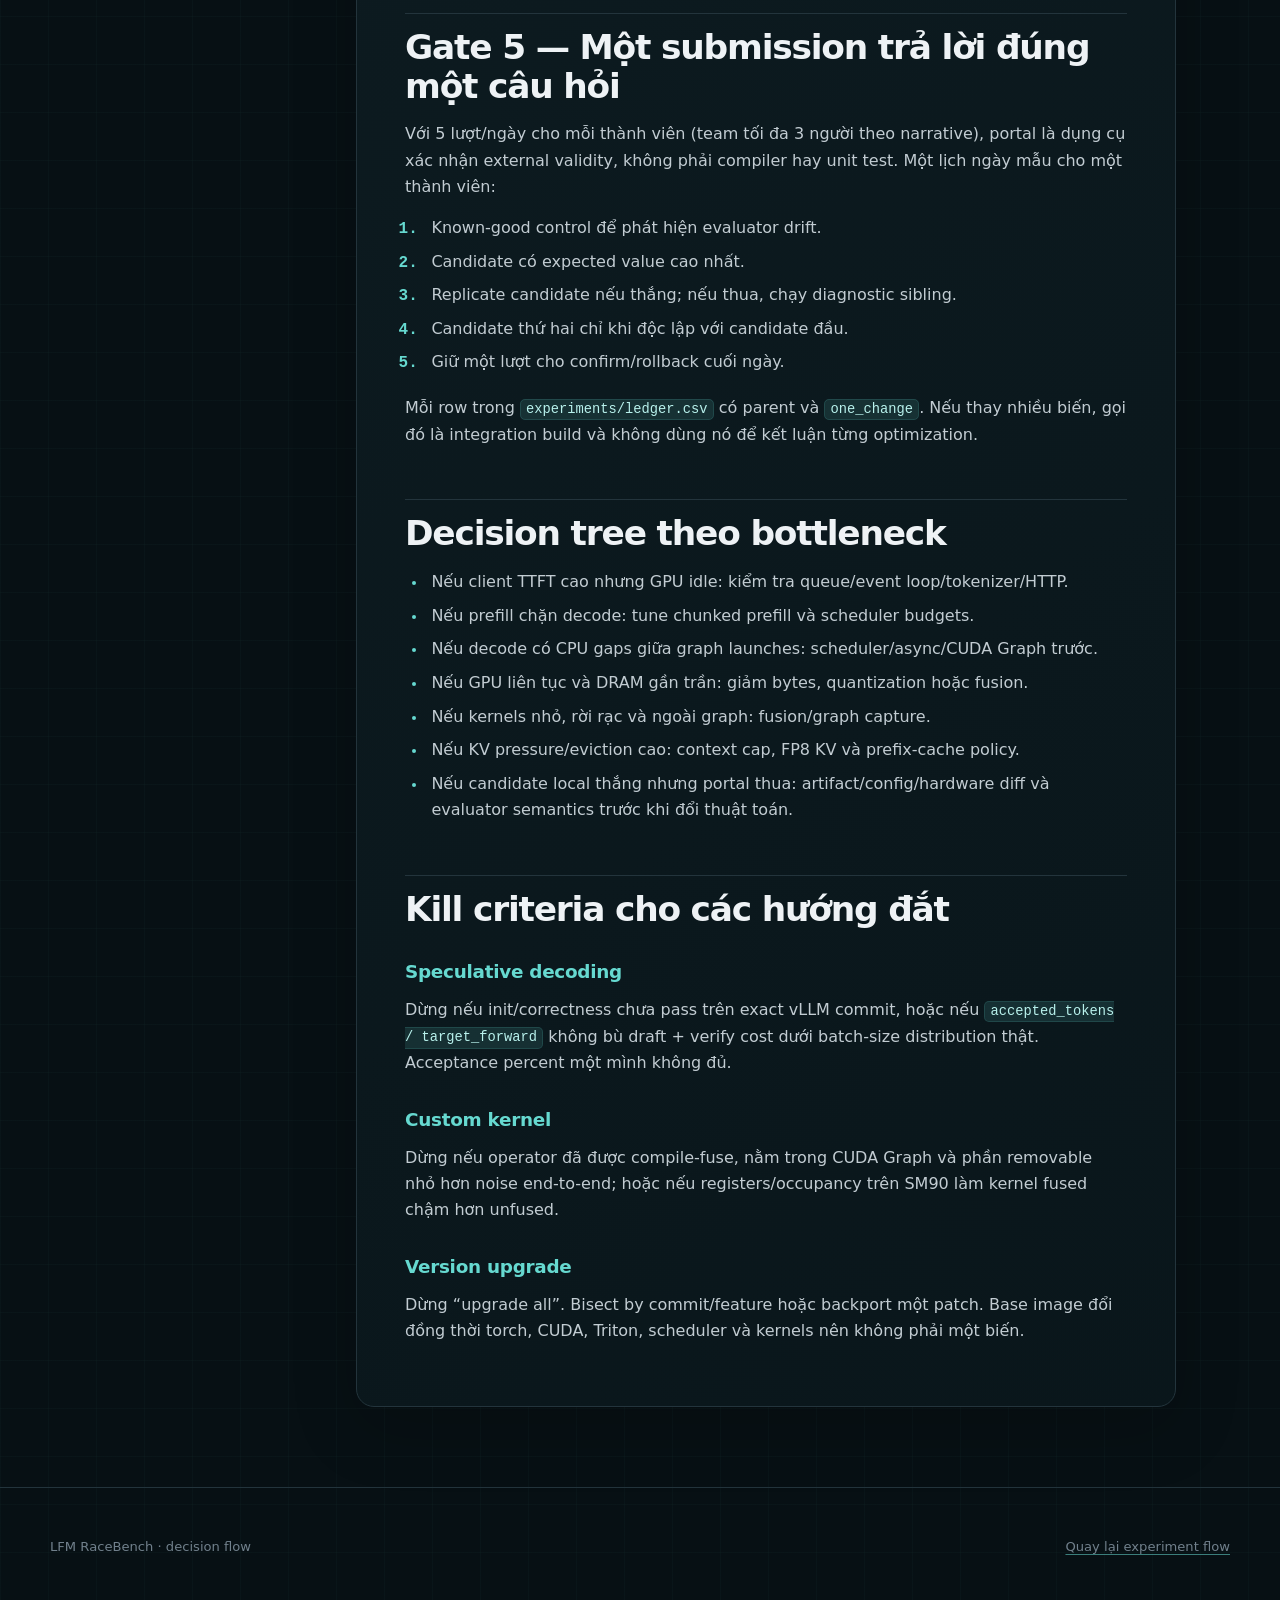
<file: docs/decision-flow.html>
<!doctype html>
<html lang="vi">
  <head>
    <meta charset="utf-8">
    <meta name="viewport" content="width=device-width, initial-scale=1">
    <meta name="description" content="Luồng ra quyết định có thể kiểm chứng cho tối ưu LLM inference.">
    <meta name="theme-color" content="#071014">
    <title>LFM RaceBench — Decision flow</title>
    <link rel="stylesheet" href="assets/site.css?v=visuals-1">
    <script src="assets/site.js" defer></script>
  </head>
  <body>
    <a class="skip-link" href="#content">Đi đến nội dung</a>
    <header class="site-header">
      <nav class="nav shell" aria-label="Điều hướng chính">
        <a class="brand" href="index.html"><span class="brand-mark" aria-hidden="true">RB</span><span>LFM RaceBench</span></a>
        <button class="nav-toggle" type="button" data-nav-toggle aria-expanded="false" aria-controls="main-nav" aria-label="Mở menu">☰</button>
        <div class="nav-links" id="main-nav" data-nav-links>
          <a href="problem.html">Problem</a><a href="index.html">Experiment</a><a href="learn.html">Learning</a><a href="reproduce-rtx4080.html">RTX 4080</a><a href="decision-flow.html" aria-current="page">Documents</a><a href="https://github.com/buicongnguyen/cuda-vllm-optimize">GitHub ↗</a>
        </div>
      </nav>
    </header>
    <main id="content">
      <section class="article-hero">
        <div class="shell">
          <p class="eyebrow">Document 02 · auditable decisions</p>
          <h1>Decision <span>flow.</span></h1>
          <p class="lede">Từ observation đến hypothesis, test, evidence và quyết định—mỗi submission trả lời đúng một câu hỏi.</p>
          <nav class="doc-switcher" aria-label="Bộ tài liệu"><a href="analysis.html">Audit</a><a href="decision-flow.html" aria-current="page">Decision flow</a><a href="score-strategy.html">Score strategy</a><a href="skills-roadmap.html">Skills roadmap</a></nav>
        </div>
      </section>
      <section class="doc-visual-band" aria-labelledby="gate-flow-title">
        <div class="shell">
          <figure class="visual-panel gate-flow-chart">
            <figcaption><span>CONTROL LOOP</span><h2 id="gate-flow-title">Một candidate chỉ đi tiếp khi evidence qua gate</h2><p>Failure không đi thẳng tới portal; nó quay lại contract, baseline, measurement hoặc hypothesis tương ứng.</p></figcaption>
            <div class="gate-track" role="img" aria-label="Sáu gates tuần tự: contract, reproducible baseline, critical path, expected value, local gates và portal submission">
              <div class="gate-node"><span>G0</span><strong>Contract</strong><small>pin rules</small></div><b aria-hidden="true">→</b>
              <div class="gate-node"><span>G1</span><strong>Baseline</strong><small>A/A/A stable</small></div><b aria-hidden="true">→</b>
              <div class="gate-node"><span>G2</span><strong>Critical path</strong><small>timeline evidence</small></div><b aria-hidden="true">→</b>
              <div class="gate-node"><span>G3</span><strong>Expected value</strong><small>gain ÷ cost/risk</small></div><b aria-hidden="true">→</b>
              <div class="gate-node"><span>G4</span><strong>Local A/B/A</strong><small>quality + CI</small></div><b aria-hidden="true">→</b>
              <div class="gate-node portal-gate"><span>G5</span><strong>Portal</strong><small>one question</small></div>
            </div>
            <div class="gate-outcomes"><span class="pass-path"><b>PASS</b> evidence đủ → next gate</span><span class="return-path"><b>FAIL / UNCERTAIN</b> revise one upstream assumption ↶</span></div>
          </figure>
        </div>
      </section>
      <section class="section article-section">
        <div class="shell doc-layout">
          <aside class="doc-toc" aria-label="Mục lục tài liệu"><strong>On this page</strong><nav data-doc-toc><span>Đang tải mục lục…</span></nav></aside>
          <article class="prose panel" data-doc-source="DECISION_FLOW.vi.md" aria-live="polite"><p>Đang tải decision flow…</p></article>
        </div>
      </section>
    </main>
    <footer class="footer"><div class="shell footer-grid"><span>LFM RaceBench · decision flow</span><span><a href="index.html#flow">Quay lại experiment flow</a></span></div></footer>
  </body>
</html>
</file>
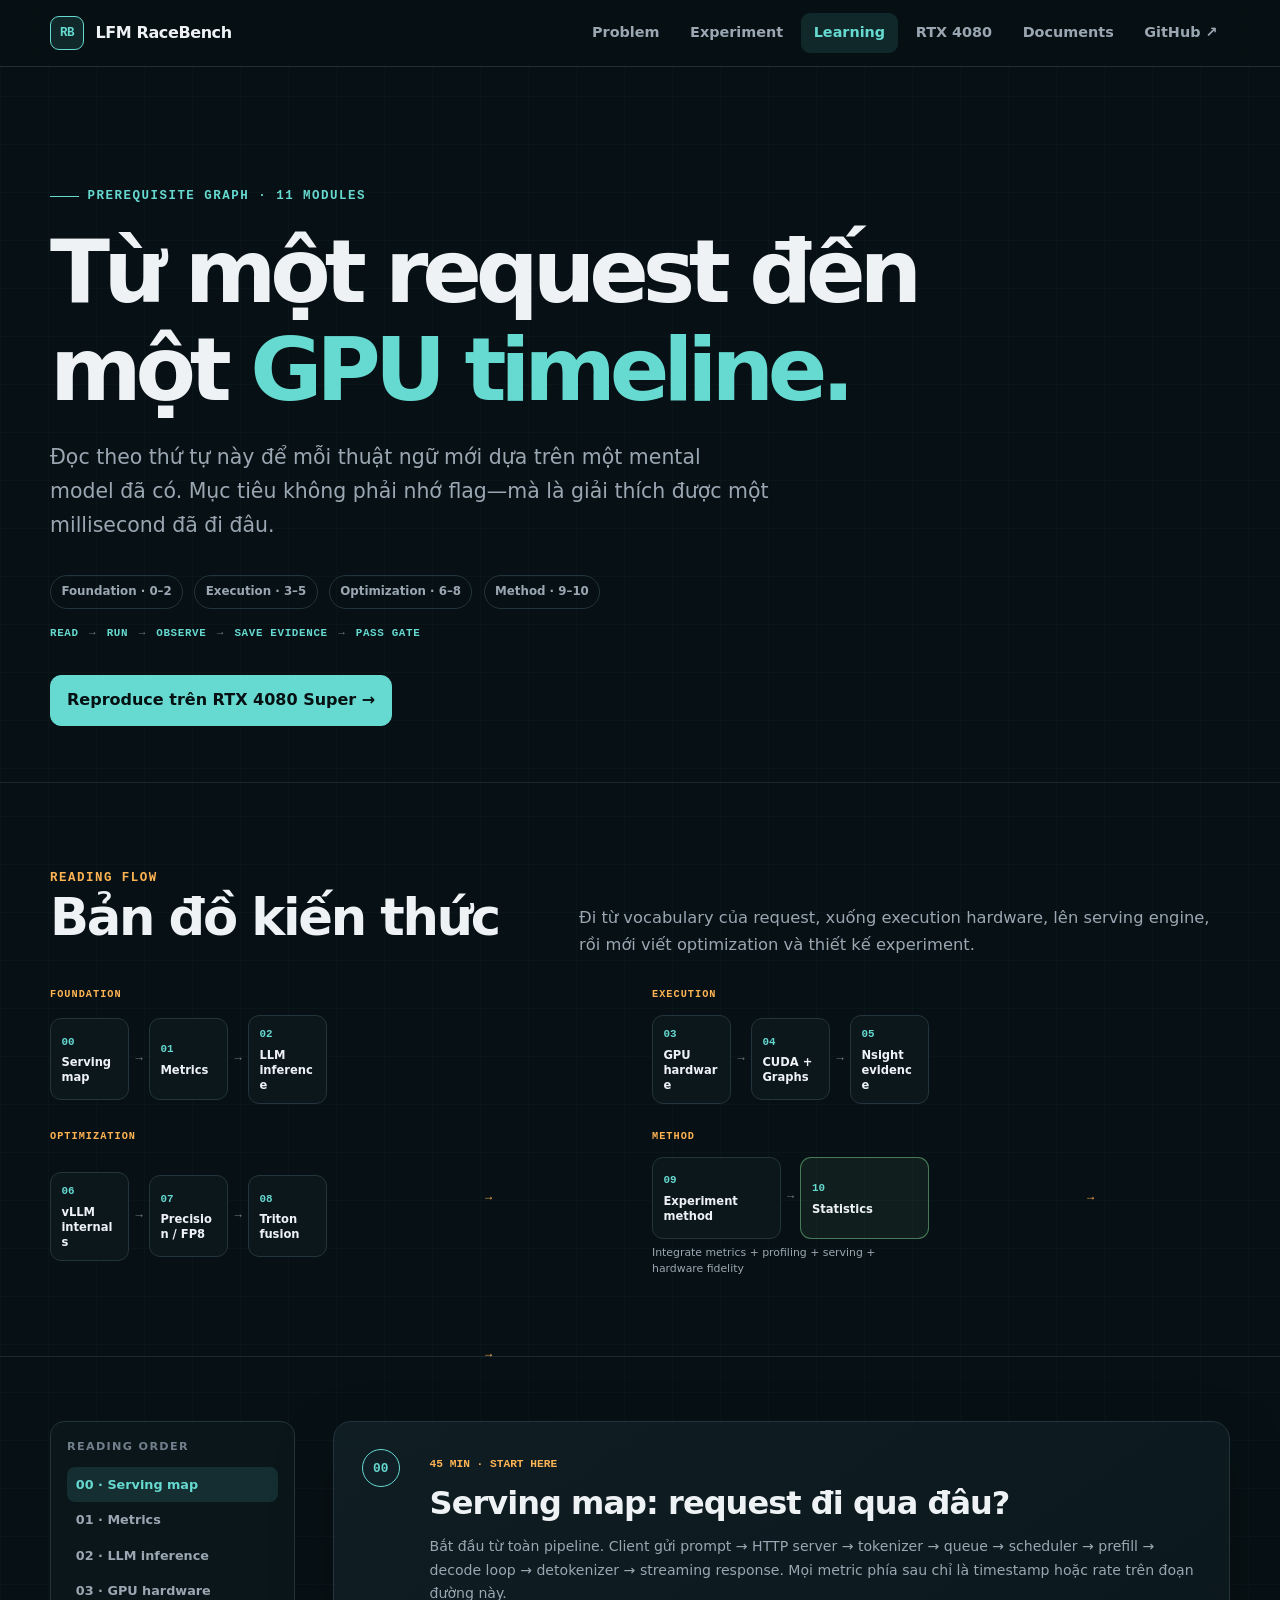
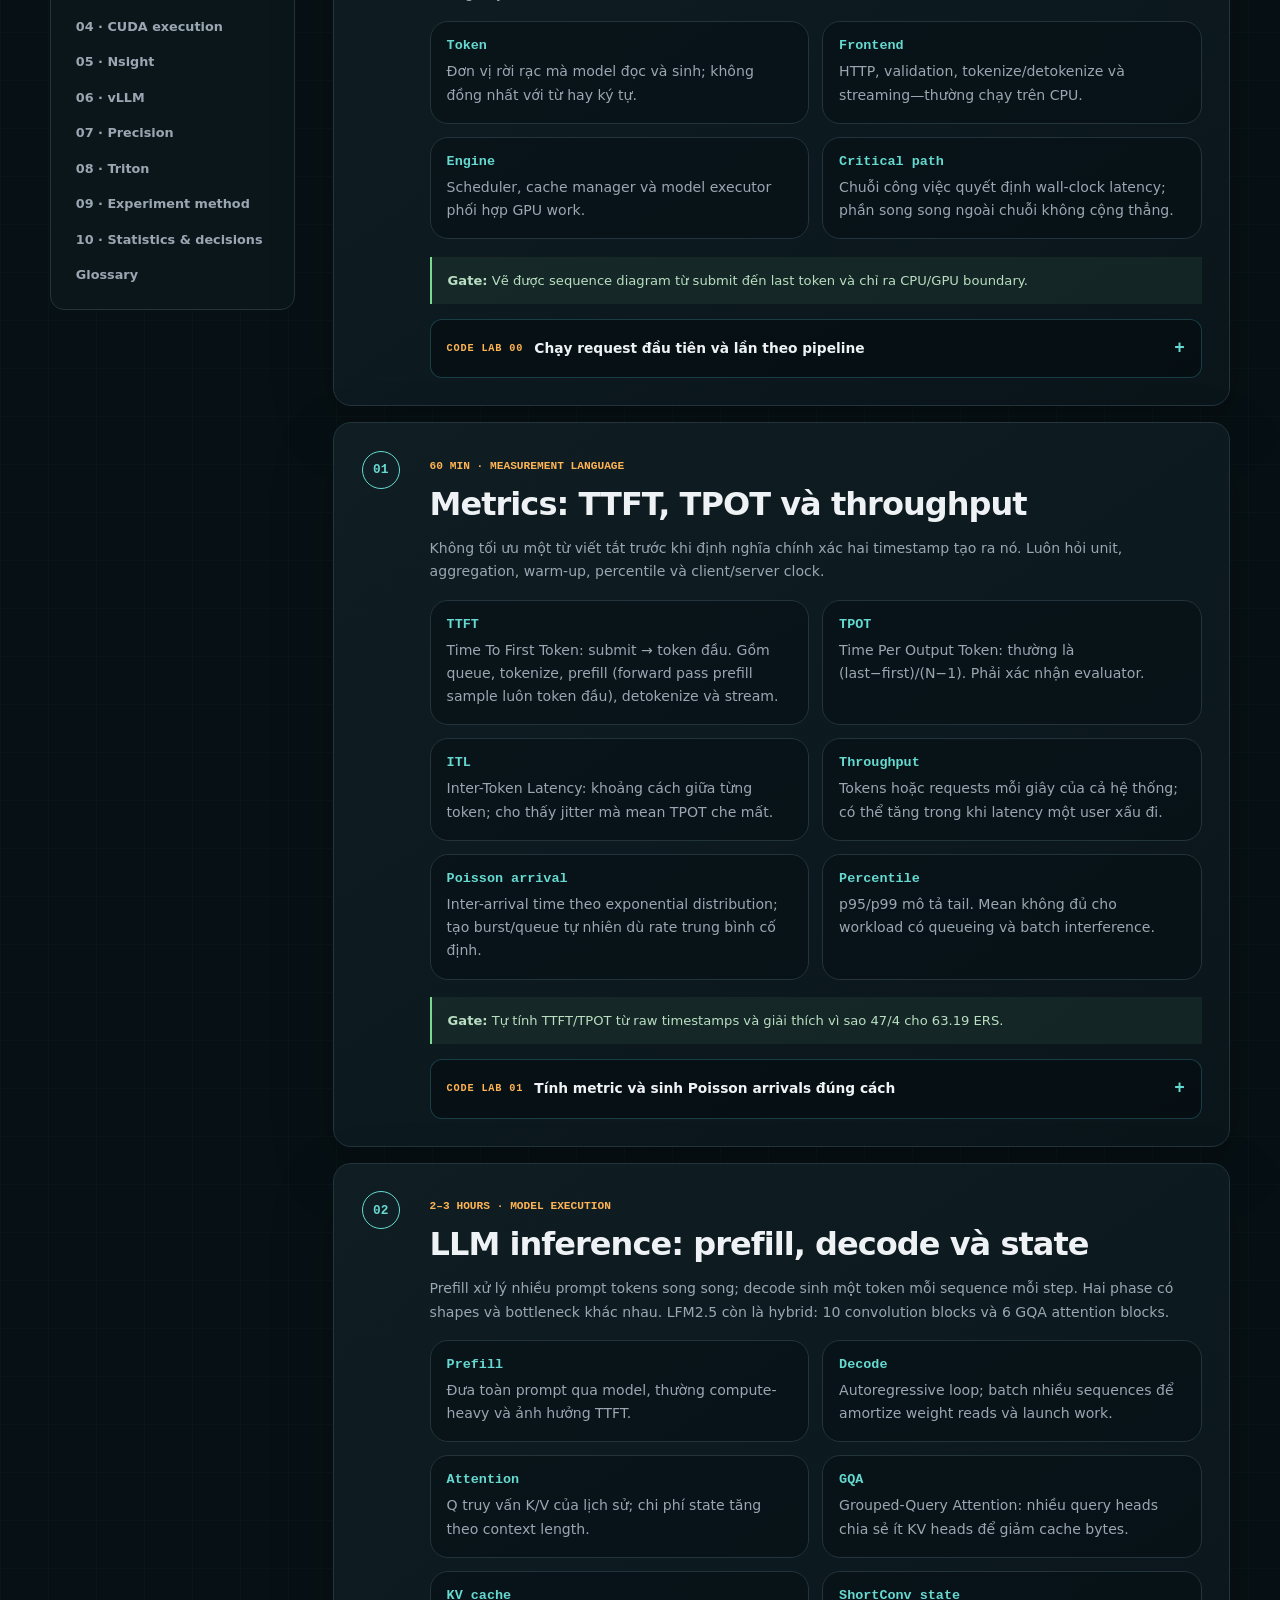
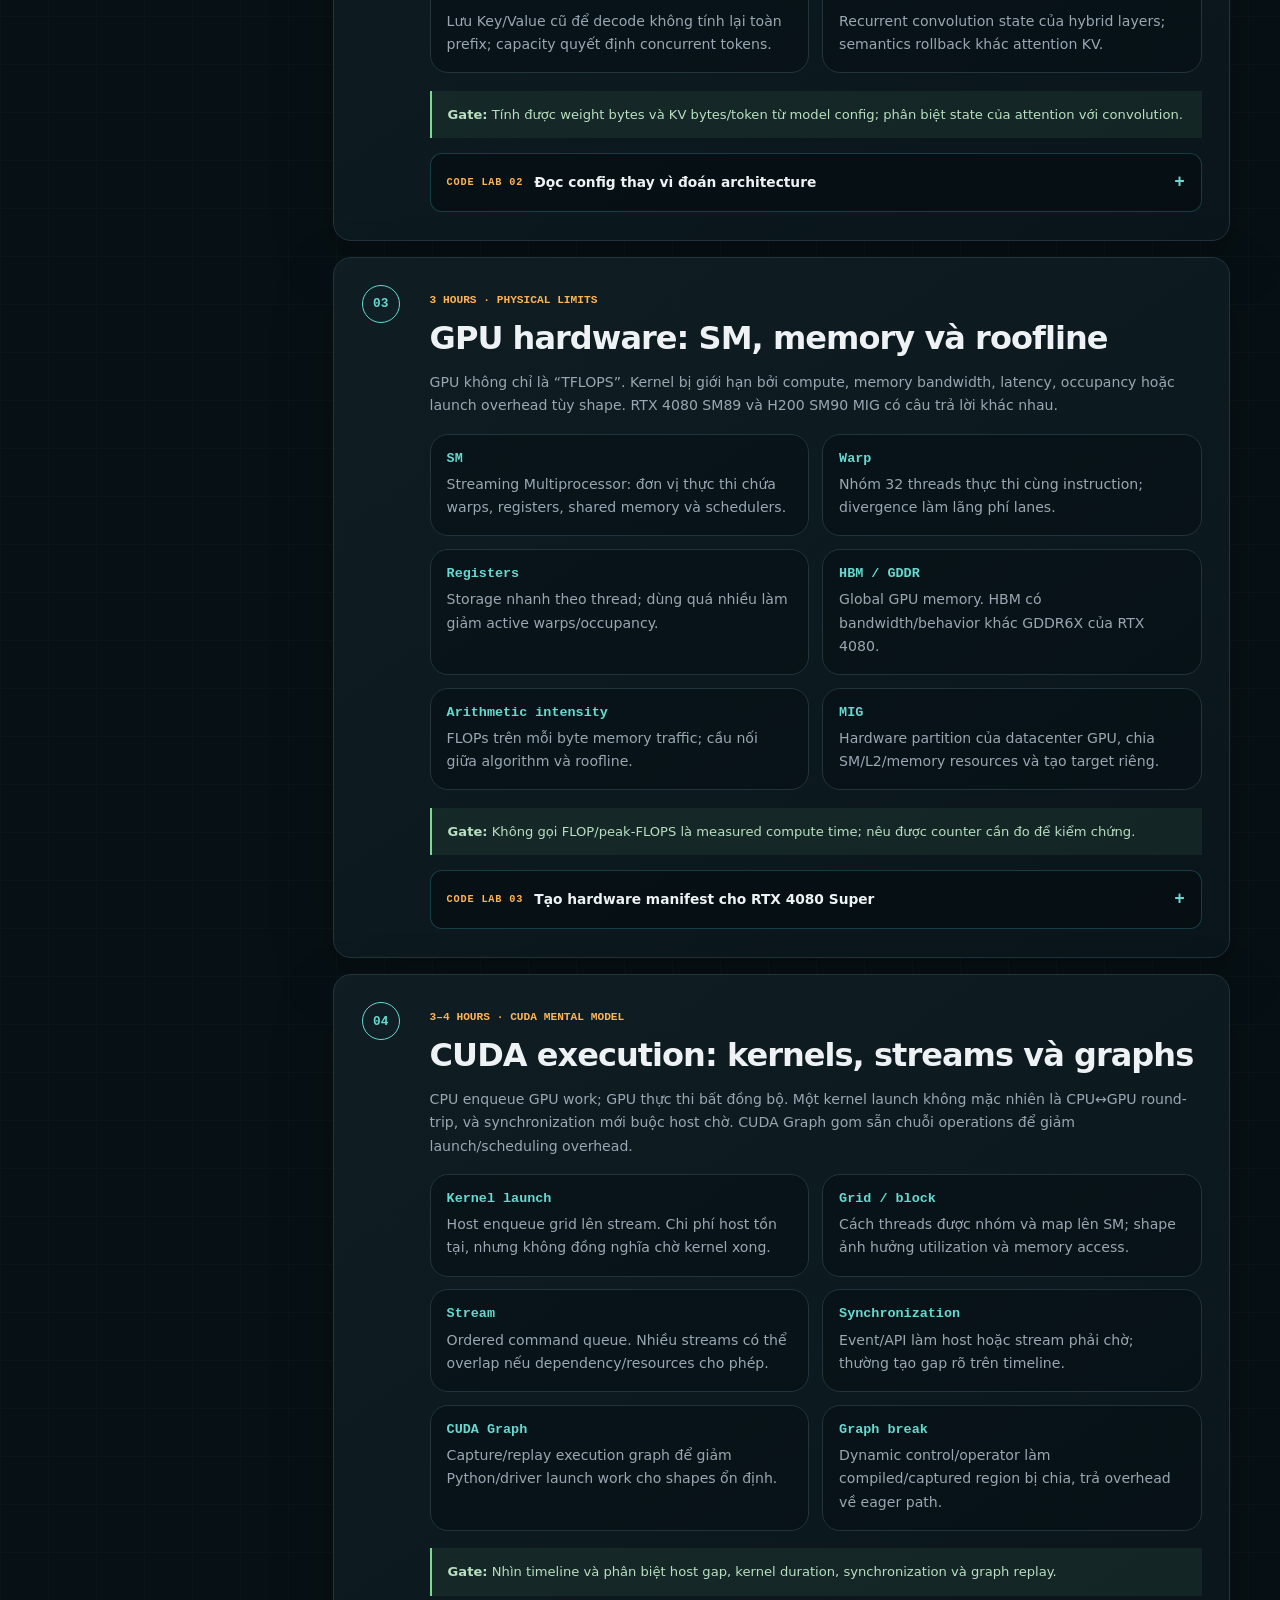
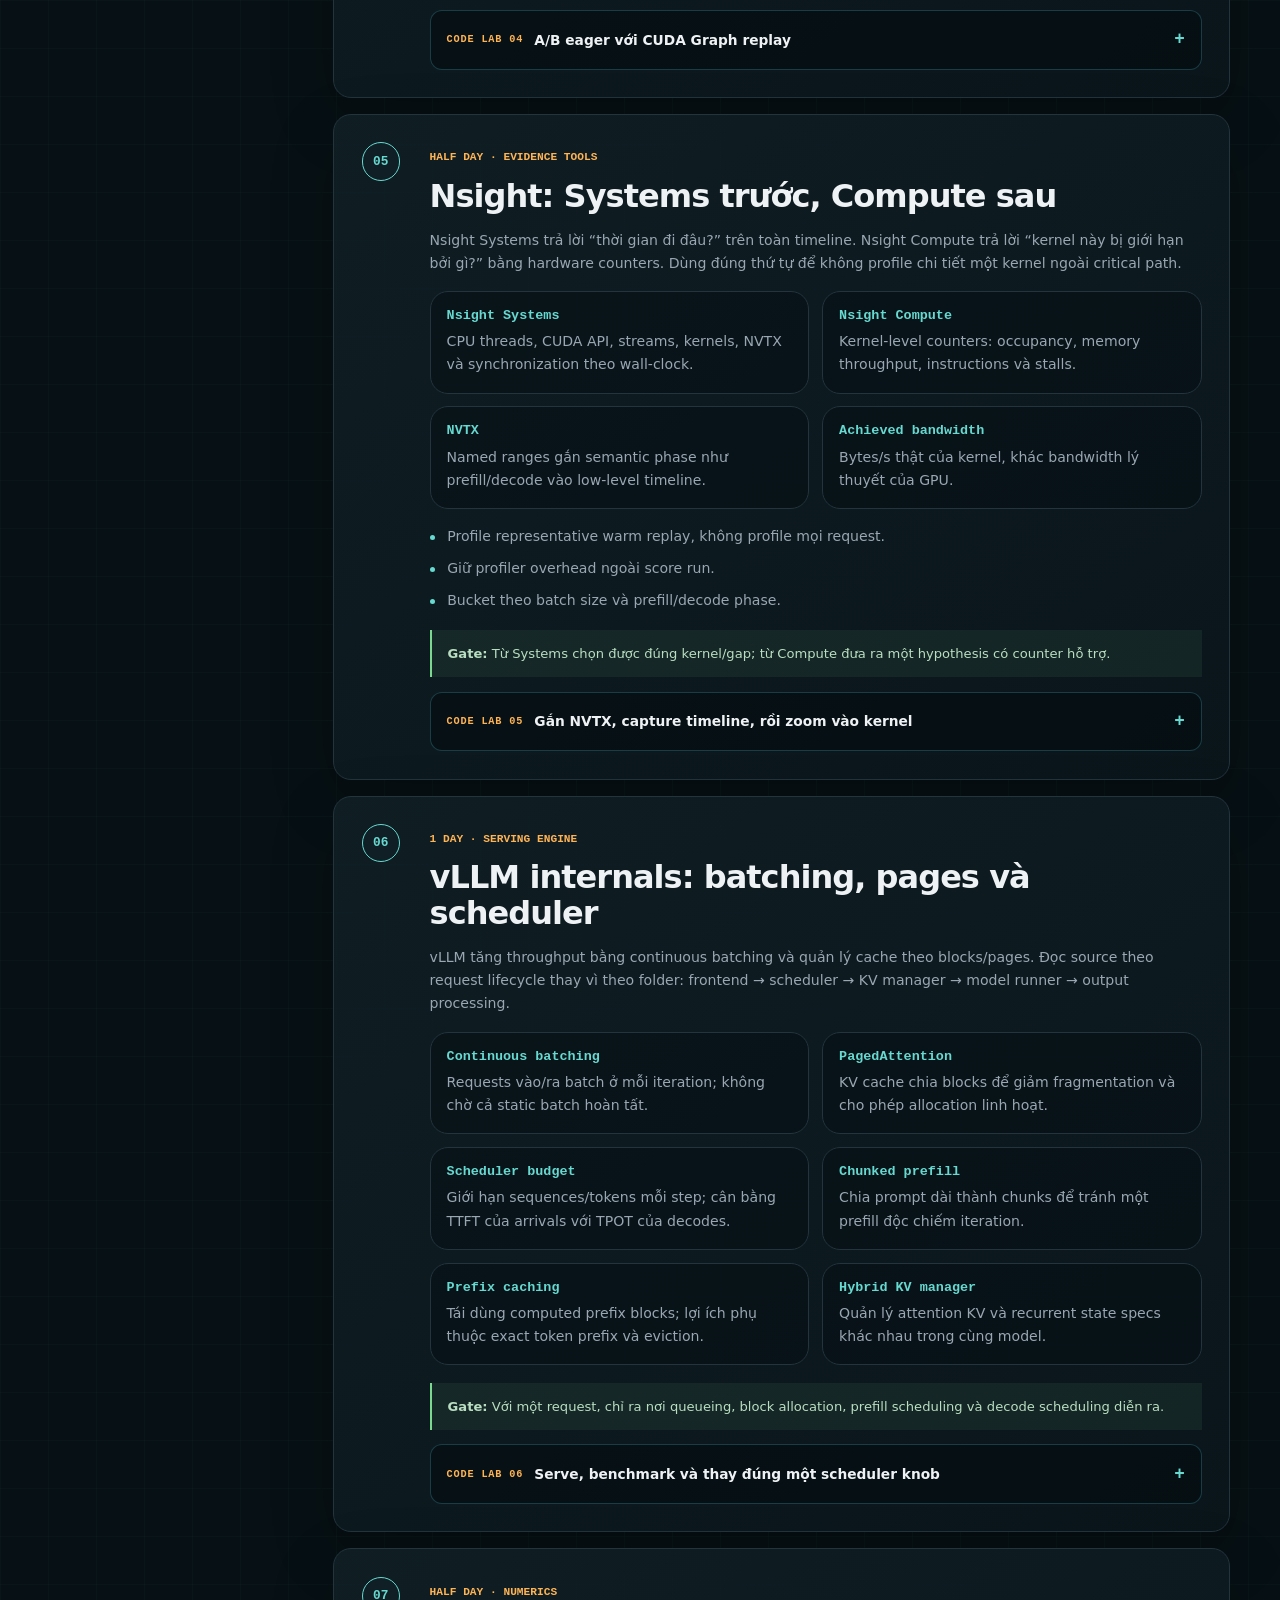
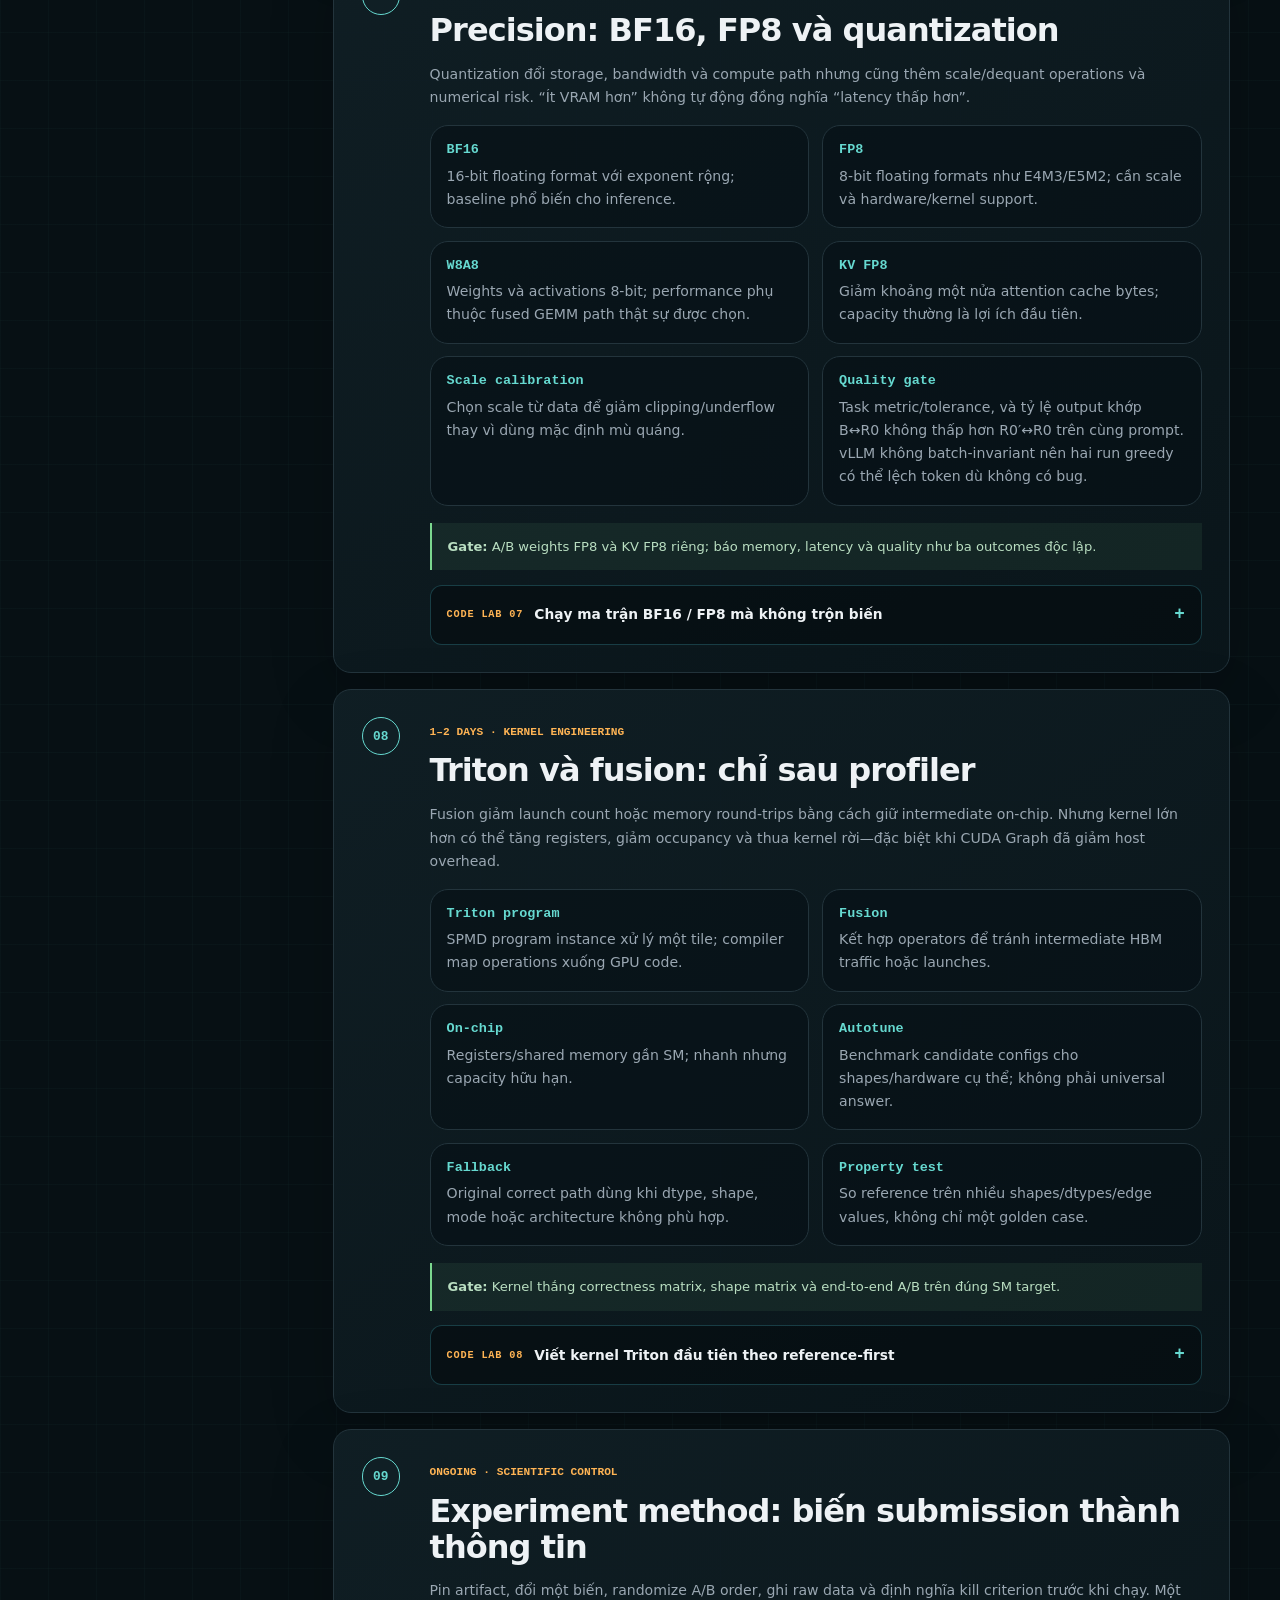
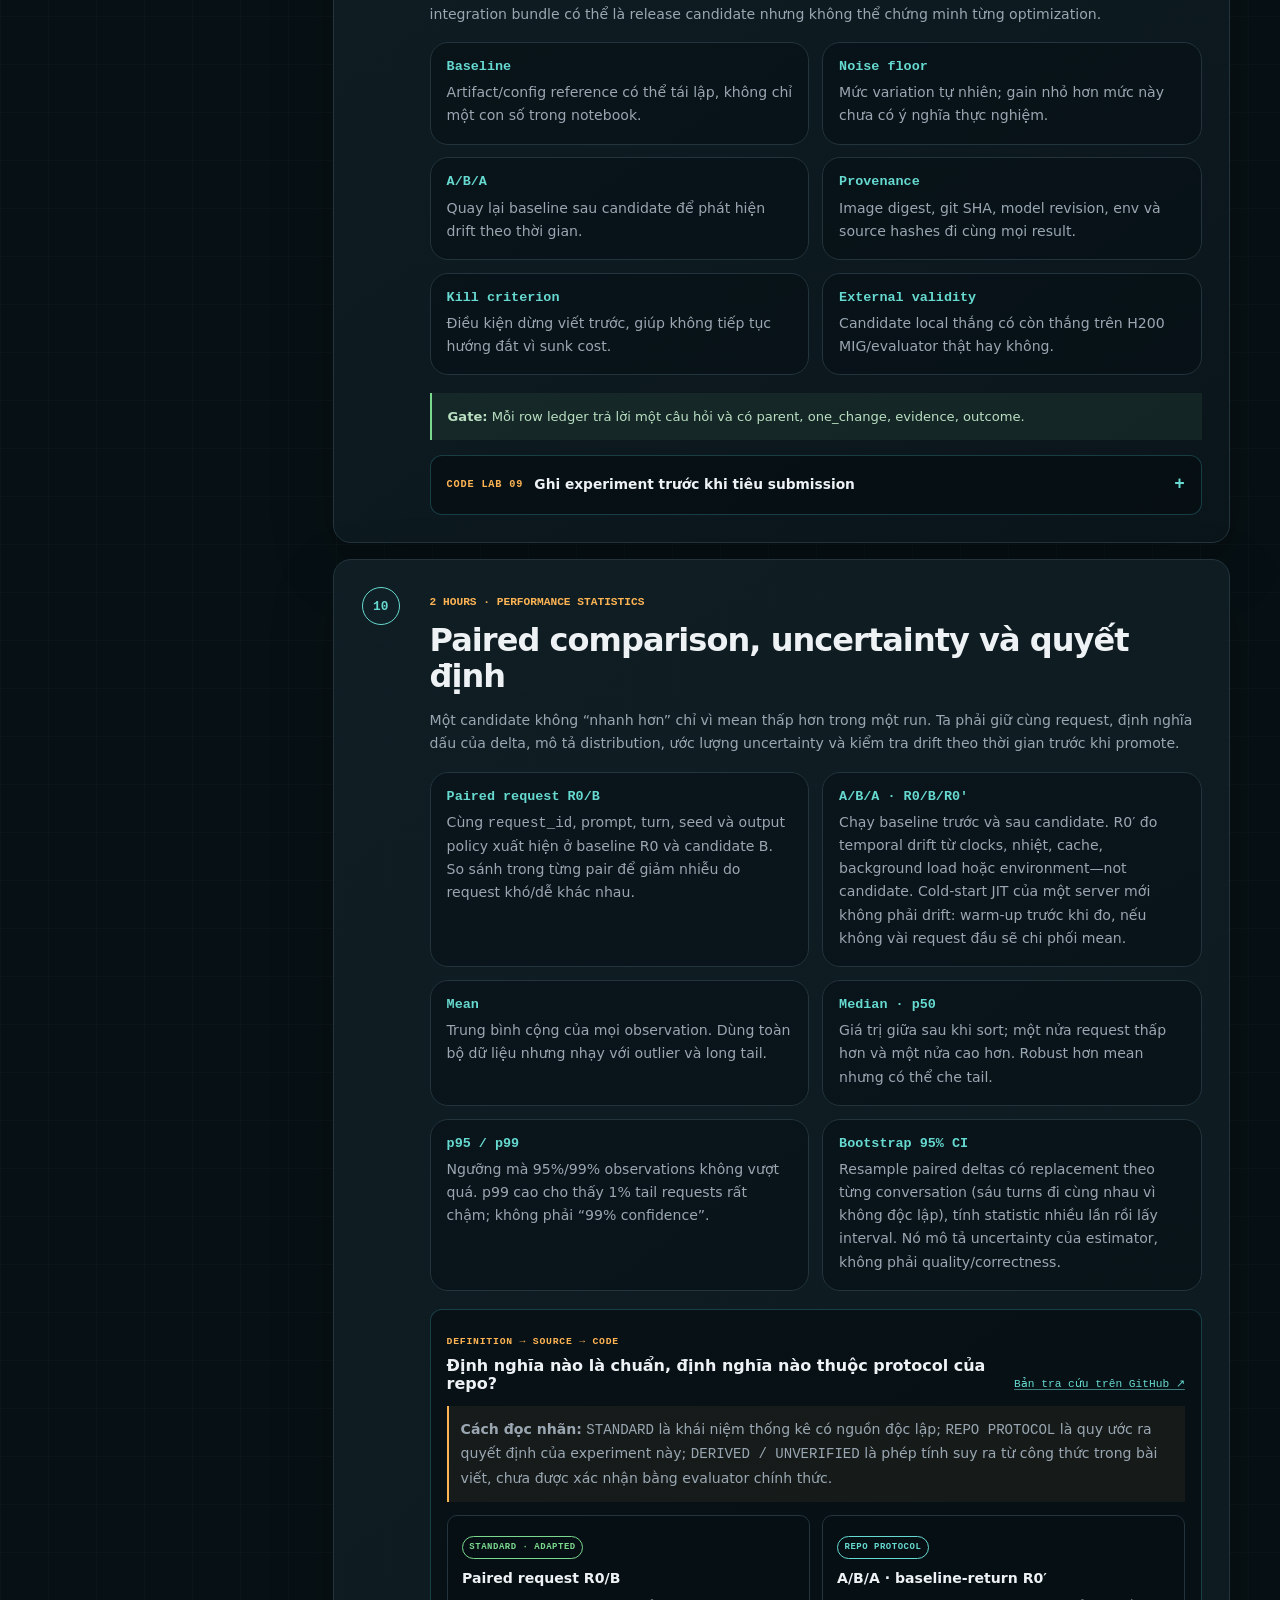
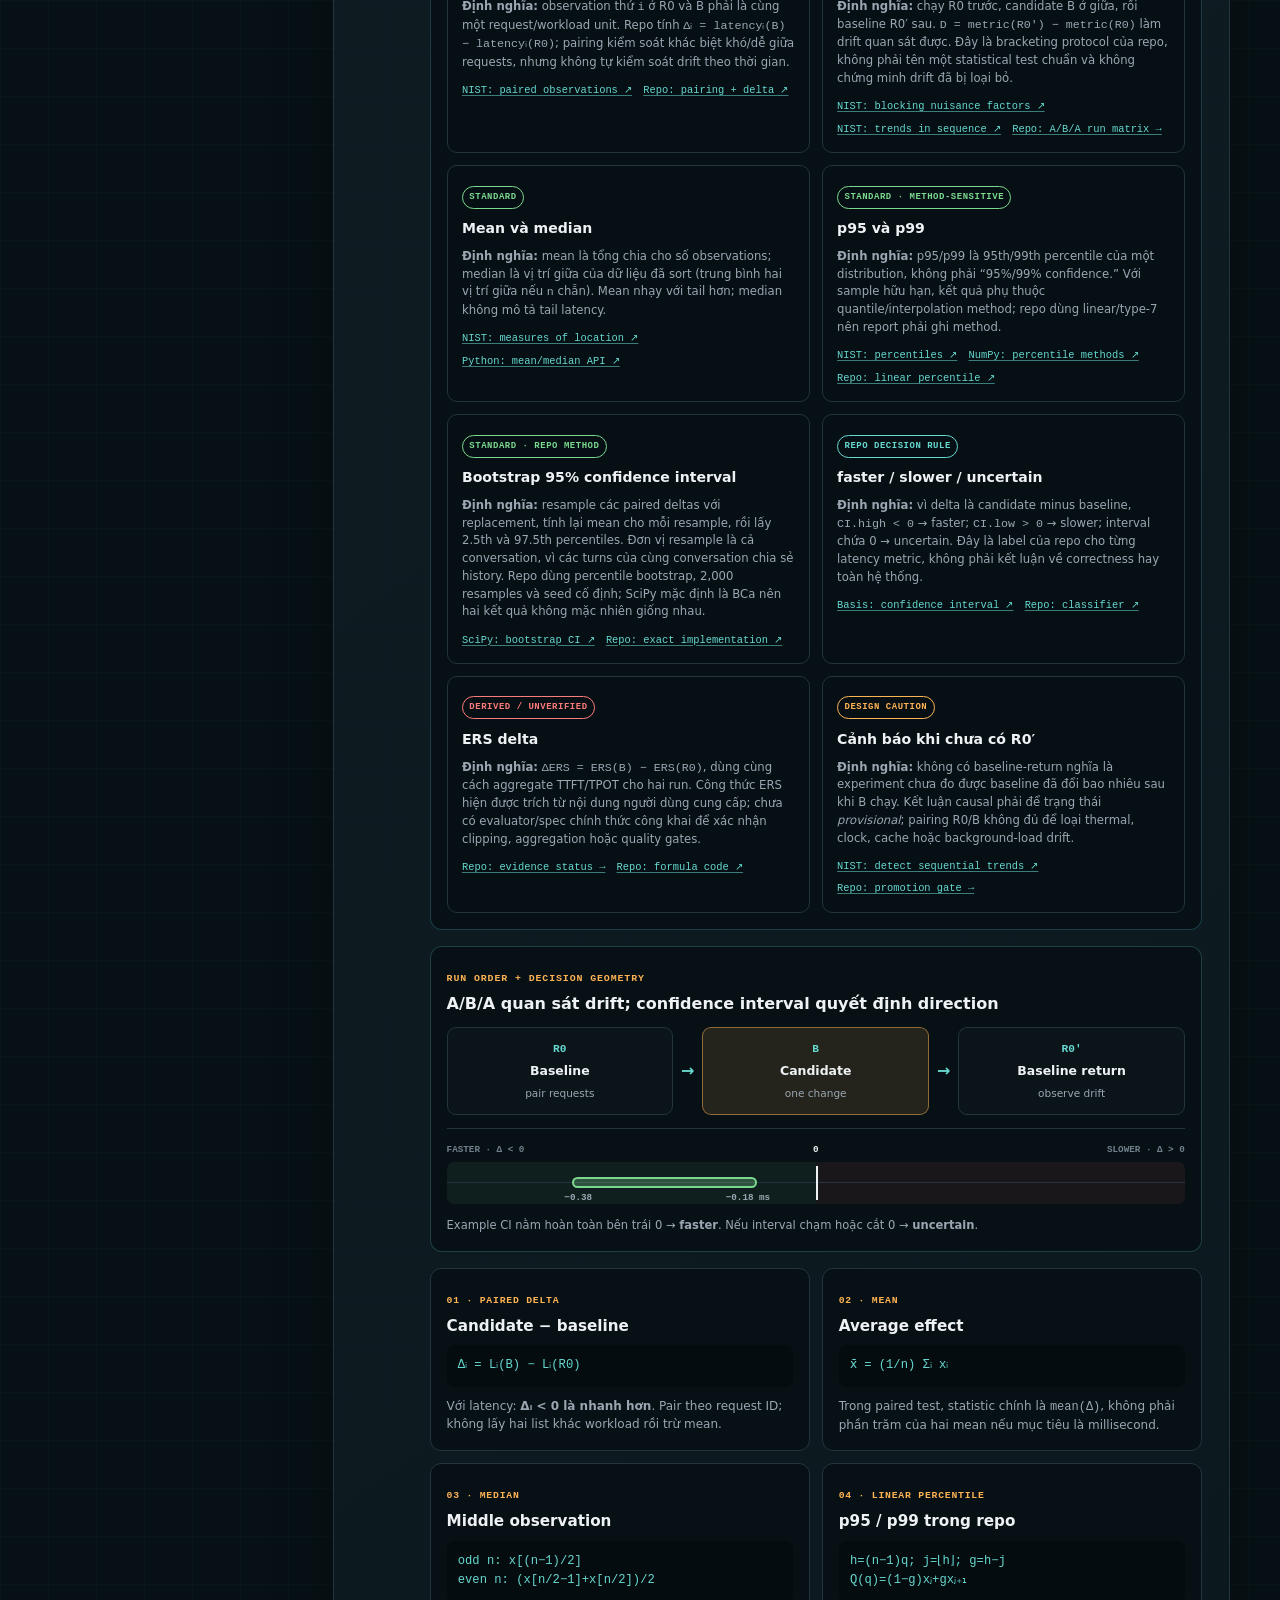
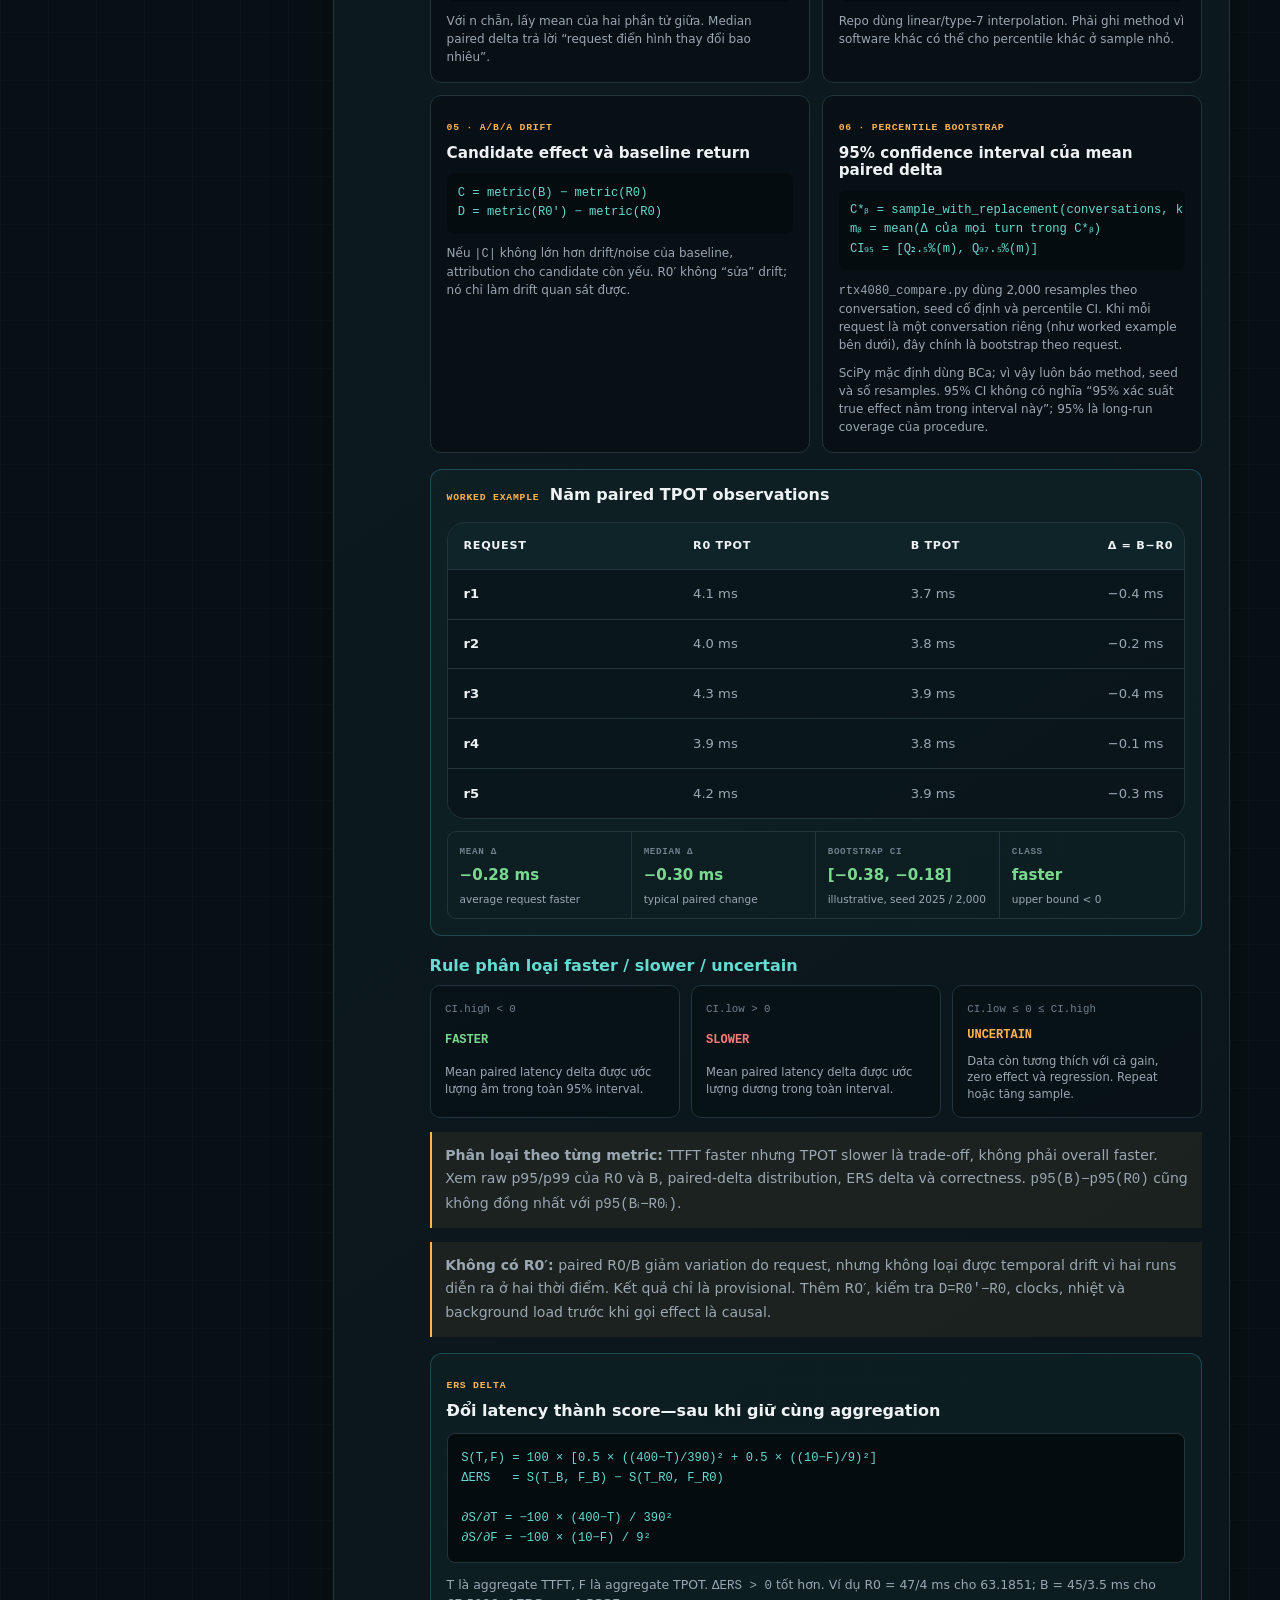
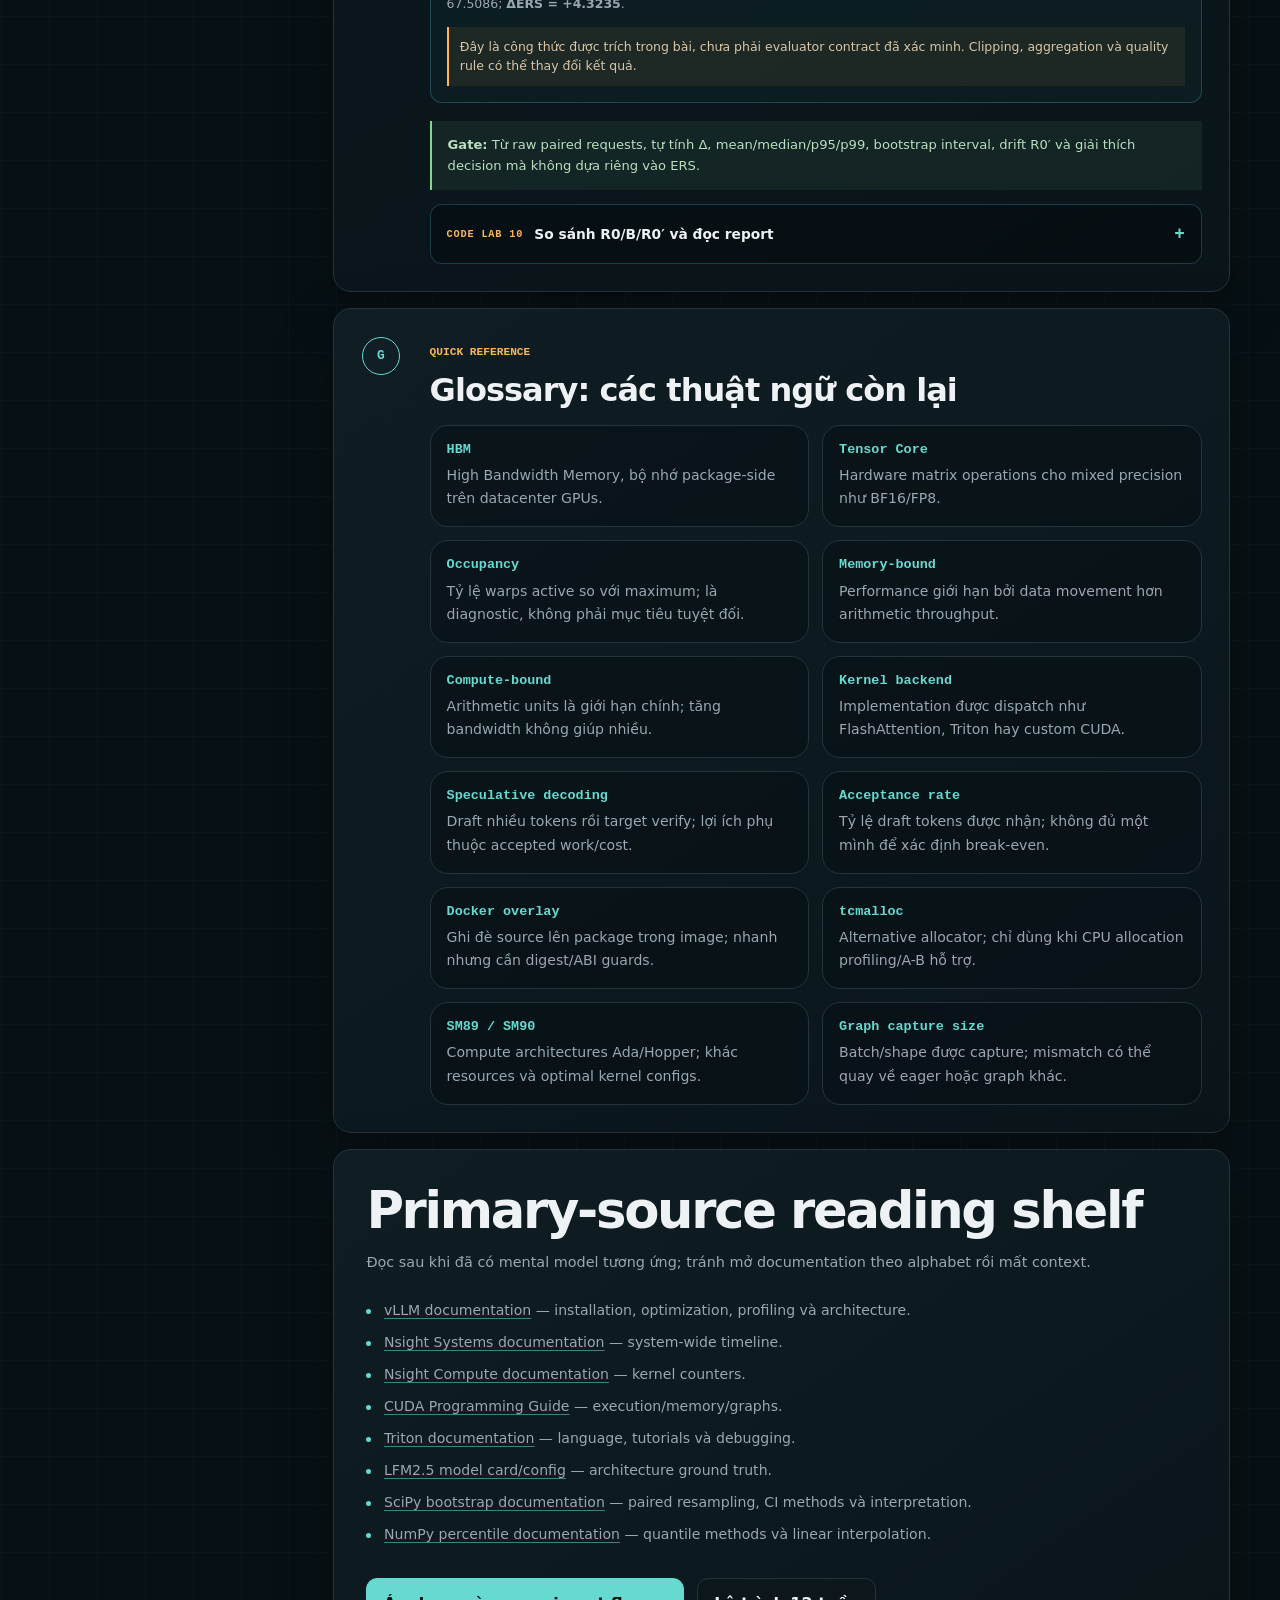
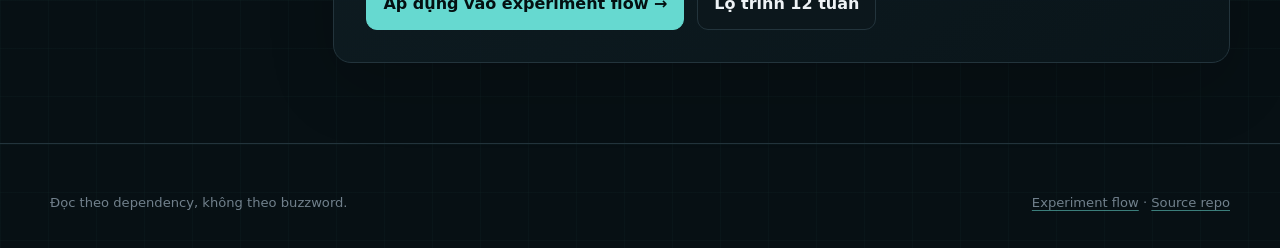
<file: docs/learn.html>
<!doctype html>
<html lang="vi">
  <head>
    <meta charset="utf-8">
    <meta name="viewport" content="width=device-width, initial-scale=1">
    <meta name="description" content="Learning path có thứ tự để hiểu LLM inference, GPU, CUDA Graph, Nsight, vLLM, Triton và thống kê A/B/A.">
    <meta name="theme-color" content="#071014">
    <title>LFM RaceBench — Learning path</title>
    <link rel="stylesheet" href="assets/site.css?v=visuals-1">
    <script src="assets/site.js?v=stats-1" defer></script>
  </head>
  <body>
    <a class="skip-link" href="#content">Đi đến nội dung</a>
    <header class="site-header">
      <nav class="nav shell" aria-label="Điều hướng chính">
        <a class="brand" href="index.html">
          <span class="brand-mark" aria-hidden="true">RB</span>
          <span>LFM RaceBench</span>
        </a>
        <button class="nav-toggle" type="button" data-nav-toggle aria-expanded="false" aria-controls="main-nav" aria-label="Mở menu">☰</button>
        <div class="nav-links" id="main-nav" data-nav-links>
          <a href="problem.html">Problem</a>
          <a href="index.html">Experiment</a>
          <a href="learn.html" aria-current="page">Learning</a>
          <a href="reproduce-rtx4080.html">RTX 4080</a>
          <a href="analysis.html">Documents</a>
          <a href="https://github.com/buicongnguyen/cuda-vllm-optimize">GitHub ↗</a>
        </div>
      </nav>
    </header>

    <main id="content">
      <section class="hero learning-hero">
        <div class="shell">
          <p class="eyebrow">Prerequisite graph · 11 modules</p>
          <h1>Từ một request đến một <span>GPU timeline.</span></h1>
          <p class="lede">Đọc theo thứ tự này để mỗi thuật ngữ mới dựa trên một mental model đã có. Mục tiêu không phải nhớ flag—mà là giải thích được một millisecond đã đi đâu.</p>
          <div class="path-legend" aria-label="Các giai đoạn học">
            <span>Foundation · 0–2</span>
            <span>Execution · 3–5</span>
            <span>Optimization · 6–8</span>
            <span>Method · 9–10</span>
          </div>
          <div class="practice-loop" aria-label="Vòng lặp thực hành">
            <b>READ</b><span>→</span><b>RUN</b><span>→</span><b>OBSERVE</b><span>→</span><b>SAVE EVIDENCE</b><span>→</span><b>PASS GATE</b>
          </div>
          <div class="hero-actions"><a class="button primary" href="reproduce-rtx4080.html">Reproduce trên RTX 4080 Super →</a></div>
        </div>
      </section>

      <section class="section">
        <div class="shell">
          <div class="section-head compact-head">
            <div>
              <span class="section-index">READING FLOW</span>
              <h2>Bản đồ kiến thức</h2>
            </div>
            <p class="section-copy">Đi từ vocabulary của request, xuống execution hardware, lên serving engine, rồi mới viết optimization và thiết kế experiment.</p>
          </div>
          <nav class="knowledge-map reveal" id="knowledge-map" aria-label="Dependency graph của learning path">
            <div class="knowledge-stage foundation-stage">
              <span class="stage-label">FOUNDATION</span>
              <a class="knowledge-node" href="#m0"><b>00</b><span>Serving map</span></a>
              <span class="knowledge-arrow" aria-hidden="true">→</span>
              <a class="knowledge-node" href="#m1"><b>01</b><span>Metrics</span></a>
              <span class="knowledge-arrow" aria-hidden="true">→</span>
              <a class="knowledge-node" href="#m2"><b>02</b><span>LLM inference</span></a>
            </div>
            <span class="stage-connector" aria-hidden="true">↓</span>
            <div class="knowledge-stage execution-stage">
              <span class="stage-label">EXECUTION</span>
              <a class="knowledge-node" href="#m3"><b>03</b><span>GPU hardware</span></a>
              <span class="knowledge-arrow" aria-hidden="true">→</span>
              <a class="knowledge-node" href="#m4"><b>04</b><span>CUDA + Graphs</span></a>
              <span class="knowledge-arrow" aria-hidden="true">→</span>
              <a class="knowledge-node" href="#m5"><b>05</b><span>Nsight evidence</span></a>
            </div>
            <span class="stage-connector" aria-hidden="true">↓</span>
            <div class="knowledge-stage optimization-stage">
              <span class="stage-label">OPTIMIZATION</span>
              <a class="knowledge-node" href="#m6"><b>06</b><span>vLLM internals</span></a>
              <span class="knowledge-arrow" aria-hidden="true">→</span>
              <a class="knowledge-node" href="#m7"><b>07</b><span>Precision / FP8</span></a>
              <span class="knowledge-arrow" aria-hidden="true">→</span>
              <a class="knowledge-node" href="#m8"><b>08</b><span>Triton fusion</span></a>
            </div>
            <span class="stage-connector" aria-hidden="true">↓</span>
            <div class="knowledge-stage method-stage">
              <span class="stage-label">METHOD</span>
              <a class="knowledge-node" href="#m9"><b>09</b><span>Experiment method</span></a>
              <span class="knowledge-arrow" aria-hidden="true">→</span>
              <a class="knowledge-node final-node" href="#m10"><b>10</b><span>Statistics</span></a>
              <small>Integrate metrics + profiling + serving + hardware fidelity</small>
            </div>
          </nav>
        </div>
      </section>

      <section class="section lessons-section">
        <div class="shell learning-layout">
          <aside class="toc" aria-label="Mục lục learning path">
            <strong>Reading order</strong>
            <a href="#m0">00 · Serving map</a>
            <a href="#m1">01 · Metrics</a>
            <a href="#m2">02 · LLM inference</a>
            <a href="#m3">03 · GPU hardware</a>
            <a href="#m4">04 · CUDA execution</a>
            <a href="#m5">05 · Nsight</a>
            <a href="#m6">06 · vLLM</a>
            <a href="#m7">07 · Precision</a>
            <a href="#m8">08 · Triton</a>
            <a href="#m9">09 · Experiment method</a>
            <a href="#m10">10 · Statistics &amp; decisions</a>
            <a href="#glossary">Glossary</a>
          </aside>

          <div class="lesson-list">
            <article class="lesson reveal" id="m0">
              <span class="lesson-number">00</span>
              <div>
                <span class="time">45 MIN · START HERE</span>
                <h2>Serving map: request đi qua đâu?</h2>
                <p>Bắt đầu từ toàn pipeline. Client gửi prompt → HTTP server → tokenizer → queue → scheduler → prefill → decode loop → detokenizer → streaming response. Mọi metric phía sau chỉ là timestamp hoặc rate trên đoạn đường này.</p>
                <div class="lesson-grid">
                  <div class="term-card"><h3>Token</h3><p>Đơn vị rời rạc mà model đọc và sinh; không đồng nhất với từ hay ký tự.</p></div>
                  <div class="term-card"><h3>Frontend</h3><p>HTTP, validation, tokenize/detokenize và streaming—thường chạy trên CPU.</p></div>
                  <div class="term-card"><h3>Engine</h3><p>Scheduler, cache manager và model executor phối hợp GPU work.</p></div>
                  <div class="term-card"><h3>Critical path</h3><p>Chuỗi công việc quyết định wall-clock latency; phần song song ngoài chuỗi không cộng thẳng.</p></div>
                </div>
                <div class="lesson-gate"><strong>Gate:</strong> Vẽ được sequence diagram từ submit đến last token và chỉ ra CPU/GPU boundary.</div>
                <details class="hands-on">
                  <summary><span>CODE LAB 00</span> Chạy request đầu tiên và lần theo pipeline</summary>
                  <div class="lab-body">
                    <p class="lab-goal"><strong>Mục tiêu:</strong> tạo một request có streaming để thấy rõ thời điểm submit, first token và last token. vLLM chạy trên Linux; với máy Windows RTX 4080 Super, dùng WSL2 hoặc Linux native.</p>
                    <pre><code># Terminal A — giữ model revision và vLLM version cố định (repo pin: vLLM 0.25.1)
# Sampler env: xem RTX 4080 runbook; tránh FlashInfer JIT cần full nvcc.
VLLM_USE_FLASHINFER_SAMPLER=0 vllm serve LiquidAI/LFM2.5-1.2B-Instruct \
  --revision 868df74dd56ff8a0c2ac5dbf281690c2dbebe4c9 \
  --max-model-len 8192 \
  --generation-config vllm

# Terminal B — request tối thiểu qua OpenAI-compatible endpoint
curl http://localhost:8000/v1/chat/completions \
  -H "Content-Type: application/json" \
  -d '{"model":"LiquidAI/LFM2.5-1.2B-Instruct","messages":[{"role":"user","content":"Explain KV cache in one sentence."}],"temperature":0,"max_tokens":32,"stream":true}'</code></pre>
                    <div class="lab-grid">
                      <div><b>Observe</b><span>server log, thời điểm chunk đầu và các chunk sau.</span></div>
                      <div><b>Save</b><span>command, image/version, model revision và raw response.</span></div>
                      <div><b>Pass</b><span>gắn được từng stage vào CPU, GPU hoặc network boundary.</span></div>
                    </div>
                    <p class="lab-links"><a href="https://docs.vllm.ai/en/latest/getting_started/quickstart/">vLLM Quickstart ↗</a><a href="https://huggingface.co/LiquidAI/LFM2.5-1.2B-Instruct">LFM2.5 model card ↗</a></p>
                  </div>
                </details>
              </div>
            </article>

            <article class="lesson reveal" id="m1">
              <span class="lesson-number">01</span>
              <div>
                <span class="time">60 MIN · MEASUREMENT LANGUAGE</span>
                <h2>Metrics: TTFT, TPOT và throughput</h2>
                <p>Không tối ưu một từ viết tắt trước khi định nghĩa chính xác hai timestamp tạo ra nó. Luôn hỏi unit, aggregation, warm-up, percentile và client/server clock.</p>
                <div class="term-grid">
                  <div class="term-card"><h3>TTFT</h3><p>Time To First Token: submit → token đầu. Gồm queue, tokenize, prefill (forward pass prefill sample luôn token đầu), detokenize và stream.</p></div>
                  <div class="term-card"><h3>TPOT</h3><p>Time Per Output Token: thường là (last−first)/(N−1). Phải xác nhận evaluator.</p></div>
                  <div class="term-card"><h3>ITL</h3><p>Inter-Token Latency: khoảng cách giữa từng token; cho thấy jitter mà mean TPOT che mất.</p></div>
                  <div class="term-card"><h3>Throughput</h3><p>Tokens hoặc requests mỗi giây của cả hệ thống; có thể tăng trong khi latency một user xấu đi.</p></div>
                  <div class="term-card"><h3>Poisson arrival</h3><p>Inter-arrival time theo exponential distribution; tạo burst/queue tự nhiên dù rate trung bình cố định.</p></div>
                  <div class="term-card"><h3>Percentile</h3><p>p95/p99 mô tả tail. Mean không đủ cho workload có queueing và batch interference.</p></div>
                </div>
                <div class="lesson-gate"><strong>Gate:</strong> Tự tính TTFT/TPOT từ raw timestamps và giải thích vì sao 47/4 cho 63.19 ERS.</div>
                <details class="hands-on">
                  <summary><span>CODE LAB 01</span> Tính metric và sinh Poisson arrivals đúng cách</summary>
                  <div class="lab-body">
                    <pre><code>import numpy as np

submitted_ms = 1000.0
token_ms = np.array([1047.0, 1051.1, 1054.9, 1059.0])  # ITL jitter, TPOT 4.0
ttft = token_ms[0] - submitted_ms
tpot = (token_ms[-1] - token_ms[0]) / (len(token_ms) - 1)
ers = (0.5*((400-ttft)/390)**2 + 0.5*((10-tpot)/9)**2)*100
print({"ttft_ms": ttft, "tpot_ms": tpot, "ers": ers})

# Poisson process: exponential inter-arrival times, không phải poisson(count)
rng = np.random.default_rng(2025)
request_rate = 7.0  # requests/second
arrivals_s = np.cumsum(rng.exponential(scale=1/request_rate, size=420))
print(arrivals_s[:5], arrivals_s[-1])</code></pre>
                    <div class="lab-grid">
                      <div><b>Observe</b><span>TPOT chia N−1 intervals; cùng rate vẫn có bursts.</span></div>
                      <div><b>Save</b><span>seed, timestamps thô và công thức evaluator.</span></div>
                      <div><b>Pass</b><span>recompute được metric mà không lấy số từ dashboard.</span></div>
                    </div>
                    <p class="lab-links"><a href="https://numpy.org/doc/stable/reference/random/generated/numpy.random.exponential.html">NumPy exponential ↗</a><a href="https://numpy.org/doc/stable/reference/random/generated/numpy.random.poisson.html">NumPy Poisson counts ↗</a></p>
                  </div>
                </details>
              </div>
            </article>

            <article class="lesson reveal" id="m2">
              <span class="lesson-number">02</span>
              <div>
                <span class="time">2–3 HOURS · MODEL EXECUTION</span>
                <h2>LLM inference: prefill, decode và state</h2>
                <p>Prefill xử lý nhiều prompt tokens song song; decode sinh một token mỗi sequence mỗi step. Hai phase có shapes và bottleneck khác nhau. LFM2.5 còn là hybrid: 10 convolution blocks và 6 GQA attention blocks.</p>
                <div class="term-grid">
                  <div class="term-card"><h3>Prefill</h3><p>Đưa toàn prompt qua model, thường compute-heavy và ảnh hưởng TTFT.</p></div>
                  <div class="term-card"><h3>Decode</h3><p>Autoregressive loop; batch nhiều sequences để amortize weight reads và launch work.</p></div>
                  <div class="term-card"><h3>Attention</h3><p>Q truy vấn K/V của lịch sử; chi phí state tăng theo context length.</p></div>
                  <div class="term-card"><h3>GQA</h3><p>Grouped-Query Attention: nhiều query heads chia sẻ ít KV heads để giảm cache bytes.</p></div>
                  <div class="term-card"><h3>KV cache</h3><p>Lưu Key/Value cũ để decode không tính lại toàn prefix; capacity quyết định concurrent tokens.</p></div>
                  <div class="term-card"><h3>ShortConv state</h3><p>Recurrent convolution state của hybrid layers; semantics rollback khác attention KV.</p></div>
                </div>
                <div class="lesson-gate"><strong>Gate:</strong> Tính được weight bytes và KV bytes/token từ model config; phân biệt state của attention với convolution.</div>
                <details class="hands-on">
                  <summary><span>CODE LAB 02</span> Đọc config thay vì đoán architecture</summary>
                  <div class="lab-body">
                    <pre><code>from transformers import AutoConfig

model = "LiquidAI/LFM2.5-1.2B-Instruct"
cfg = AutoConfig.from_pretrained(model)  # LFM2 is native; no remote code needed
d = cfg.to_dict()
print("model_type:", d.get("model_type"))
for key, value in d.items():
    if any(word in key.lower() for word in ("layer", "head", "hidden", "conv")):
        print(f"{key:36} {value}")

# Weight-memory lower bound; cache/state cần tính riêng từ config + dtype.
params = 1.17e9
for name, bytes_per_value in {"BF16": 2, "FP8": 1}.items():
    print(name, f"{params*bytes_per_value/2**30:.2f} GiB")</code></pre>
                    <div class="lab-grid">
                      <div><b>Observe</b><span>layer types và state không giống attention-only Transformer.</span></div>
                      <div><b>Save</b><span>config.json/model revision, không chỉ tên model.</span></div>
                      <div><b>Pass</b><span>viết bảng state: weights, KV và convolution cache.</span></div>
                    </div>
                    <p class="lab-links"><a href="https://huggingface.co/LiquidAI/LFM2.5-1.2B-Instruct">LiquidAI architecture ↗</a><a href="https://docs.vllm.ai/en/stable/api/vllm/model_executor/models/lfm2/">vLLM LFM2 implementation ↗</a></p>
                  </div>
                </details>
              </div>
            </article>

            <article class="lesson reveal" id="m3">
              <span class="lesson-number">03</span>
              <div>
                <span class="time">3 HOURS · PHYSICAL LIMITS</span>
                <h2>GPU hardware: SM, memory và roofline</h2>
                <p>GPU không chỉ là “TFLOPS”. Kernel bị giới hạn bởi compute, memory bandwidth, latency, occupancy hoặc launch overhead tùy shape. RTX 4080 SM89 và H200 SM90 MIG có câu trả lời khác nhau.</p>
                <div class="term-grid">
                  <div class="term-card"><h3>SM</h3><p>Streaming Multiprocessor: đơn vị thực thi chứa warps, registers, shared memory và schedulers.</p></div>
                  <div class="term-card"><h3>Warp</h3><p>Nhóm 32 threads thực thi cùng instruction; divergence làm lãng phí lanes.</p></div>
                  <div class="term-card"><h3>Registers</h3><p>Storage nhanh theo thread; dùng quá nhiều làm giảm active warps/occupancy.</p></div>
                  <div class="term-card"><h3>HBM / GDDR</h3><p>Global GPU memory. HBM có bandwidth/behavior khác GDDR6X của RTX 4080.</p></div>
                  <div class="term-card"><h3>Arithmetic intensity</h3><p>FLOPs trên mỗi byte memory traffic; cầu nối giữa algorithm và roofline.</p></div>
                  <div class="term-card"><h3>MIG</h3><p>Hardware partition của datacenter GPU, chia SM/L2/memory resources và tạo target riêng.</p></div>
                </div>
                <div class="lesson-gate"><strong>Gate:</strong> Không gọi FLOP/peak-FLOPS là measured compute time; nêu được counter cần đo để kiểm chứng.</div>
                <details class="hands-on">
                  <summary><span>CODE LAB 03</span> Tạo hardware manifest cho RTX 4080 Super</summary>
                  <div class="lab-body">
                    <pre><code>nvidia-smi --query-gpu=name,driver_version,compute_cap,memory.total,memory.free,pstate,clocks.sm --format=csv

python - &lt;&lt;'PY'
import torch
p = torch.cuda.get_device_properties(0)
print({"name": p.name, "capability": torch.cuda.get_device_capability(0),
       "sm_count": p.multi_processor_count,
       "vram_GiB": p.total_memory / 2**30})
PY</code></pre>
                    <p class="lab-warning"><strong>Windows:</strong> heredoc phía trên dành cho Bash/WSL. Trong PowerShell, lưu phần Python thành file rồi chạy <code>python file.py</code>. RTX 4080 Super là Ada/SM89 với GDDR6X; không dùng kết quả này để khẳng định H200 SM90 MIG sẽ thắng.</p>
                    <div class="lab-grid">
                      <div><b>Observe</b><span>VRAM free sau khi server warm-up, không chỉ VRAM danh nghĩa.</span></div>
                      <div><b>Save</b><span>driver, CUDA, PyTorch, clocks và power state.</span></div>
                      <div><b>Pass</b><span>manifest đủ để giải thích vì sao benchmark không portable.</span></div>
                    </div>
                    <p class="lab-links"><a href="https://docs.nvidia.com/cuda/cuda-programming-guide/index.html">CUDA Programming Guide ↗</a><a href="https://docs.nvidia.com/nsight-compute/NsightCompute/index.html">Nsight Compute roofline ↗</a></p>
                  </div>
                </details>
              </div>
            </article>

            <article class="lesson reveal" id="m4">
              <span class="lesson-number">04</span>
              <div>
                <span class="time">3–4 HOURS · CUDA MENTAL MODEL</span>
                <h2>CUDA execution: kernels, streams và graphs</h2>
                <p>CPU enqueue GPU work; GPU thực thi bất đồng bộ. Một kernel launch không mặc nhiên là CPU↔GPU round-trip, và synchronization mới buộc host chờ. CUDA Graph gom sẵn chuỗi operations để giảm launch/scheduling overhead.</p>
                <div class="term-grid">
                  <div class="term-card"><h3>Kernel launch</h3><p>Host enqueue grid lên stream. Chi phí host tồn tại, nhưng không đồng nghĩa chờ kernel xong.</p></div>
                  <div class="term-card"><h3>Grid / block</h3><p>Cách threads được nhóm và map lên SM; shape ảnh hưởng utilization và memory access.</p></div>
                  <div class="term-card"><h3>Stream</h3><p>Ordered command queue. Nhiều streams có thể overlap nếu dependency/resources cho phép.</p></div>
                  <div class="term-card"><h3>Synchronization</h3><p>Event/API làm host hoặc stream phải chờ; thường tạo gap rõ trên timeline.</p></div>
                  <div class="term-card"><h3>CUDA Graph</h3><p>Capture/replay execution graph để giảm Python/driver launch work cho shapes ổn định.</p></div>
                  <div class="term-card"><h3>Graph break</h3><p>Dynamic control/operator làm compiled/captured region bị chia, trả overhead về eager path.</p></div>
                </div>
                <div class="lesson-gate"><strong>Gate:</strong> Nhìn timeline và phân biệt host gap, kernel duration, synchronization và graph replay.</div>
                <details class="hands-on">
                  <summary><span>CODE LAB 04</span> A/B eager với CUDA Graph replay</summary>
                  <div class="lab-body">
                    <pre><code>import torch

def step(t):            # 100 kernel nhỏ: launch-bound, giống decode ở batch nhỏ
    for _ in range(50):
        t = t * 1.0001 + 0.0001
    return t

x = torch.randn(1024, device="cuda")
static_x = torch.empty_like(x)
side = torch.cuda.Stream()
side.wait_stream(torch.cuda.current_stream())
with torch.cuda.stream(side):                # warm-up ngoài capture
    for _ in range(3):
        static_y = step(static_x)
torch.cuda.current_stream().wait_stream(side)

graph = torch.cuda.CUDAGraph()
with torch.cuda.graph(graph):
    static_y = step(static_x)

def ms_per_call(fn, iters=200):
    start, end = (torch.cuda.Event(enable_timing=True) for _ in range(2))
    fn(); torch.cuda.synchronize()
    start.record()
    for _ in range(iters):
        fn()
    end.record(); torch.cuda.synchronize()
    return start.elapsed_time(end) / iters

static_x.copy_(x)                            # địa chỉ input phải ổn định
print(f"eager {ms_per_call(lambda: step(x)):.3f} ms | graph {ms_per_call(graph.replay):.3f} ms")
torch.testing.assert_close(static_y, step(x))</code></pre>
                    <p class="lab-warning">Graph chỉ thắng rõ khi work là nhiều kernel nhỏ; một kernel lớn, bandwidth-bound sẽ gần như không đổi. Đo nhiều replay sau warm-up bằng CUDA events; không đặt <code>synchronize()</code> giữa từng operator. Với vLLM, A/B <code>-cc.cudagraph_mode=NONE</code> với mặc định trên cùng workload — <code>--enforce-eager</code> tắt cả torch.compile lẫn CUDA Graph nên là hai thay đổi — đồng thời ghi capture sizes/fallbacks.</p>
                    <div class="lab-grid">
                      <div><b>Observe</b><span>graph giảm host launch work; kernel duration có thể không đổi.</span></div>
                      <div><b>Save</b><span>timeline eager và graph, shape/batch đã capture.</span></div>
                      <div><b>Pass</b><span>chỉ ra graph replay và mọi graph break trên timeline.</span></div>
                    </div>
                    <p class="lab-links"><a href="https://docs.nvidia.com/cuda/cuda-programming-guide/04-special-topics/cuda-graphs.html">CUDA Graphs guide ↗</a><a href="https://docs.vllm.ai/en/latest/design/cuda_graphs/">vLLM CUDA Graphs ↗</a><a href="https://docs.vllm.ai/en/latest/configuration/conserving_memory/">vLLM capture sizes ↗</a></p>
                  </div>
                </details>
              </div>
            </article>

            <article class="lesson reveal" id="m5">
              <span class="lesson-number">05</span>
              <div>
                <span class="time">HALF DAY · EVIDENCE TOOLS</span>
                <h2>Nsight: Systems trước, Compute sau</h2>
                <p>Nsight Systems trả lời “thời gian đi đâu?” trên toàn timeline. Nsight Compute trả lời “kernel này bị giới hạn bởi gì?” bằng hardware counters. Dùng đúng thứ tự để không profile chi tiết một kernel ngoài critical path.</p>
                <div class="term-grid">
                  <div class="term-card"><h3>Nsight Systems</h3><p>CPU threads, CUDA API, streams, kernels, NVTX và synchronization theo wall-clock.</p></div>
                  <div class="term-card"><h3>Nsight Compute</h3><p>Kernel-level counters: occupancy, memory throughput, instructions và stalls.</p></div>
                  <div class="term-card"><h3>NVTX</h3><p>Named ranges gắn semantic phase như prefill/decode vào low-level timeline.</p></div>
                  <div class="term-card"><h3>Achieved bandwidth</h3><p>Bytes/s thật của kernel, khác bandwidth lý thuyết của GPU.</p></div>
                </div>
                <ul>
                  <li>Profile representative warm replay, không profile mọi request.</li>
                  <li>Giữ profiler overhead ngoài score run.</li>
                  <li>Bucket theo batch size và prefill/decode phase.</li>
                </ul>
                <div class="lesson-gate"><strong>Gate:</strong> Từ Systems chọn được đúng kernel/gap; từ Compute đưa ra một hypothesis có counter hỗ trợ.</div>
                <details class="hands-on">
                  <summary><span>CODE LAB 05</span> Gắn NVTX, capture timeline, rồi zoom vào kernel</summary>
                  <div class="lab-body">
                    <pre><code># profile_offline.py — NVTX phải ở cùng process launch GPU work.
# HTTP replay client không launch CUDA kernel, nên profile client sẽ không thấy GPU.
import torch
from vllm import LLM, SamplingParams

def main() -> None:
    llm = LLM("LiquidAI/LFM2.5-1.2B-Instruct",
              revision="868df74dd56ff8a0c2ac5dbf281690c2dbebe4c9", max_model_len=4096)
    params = SamplingParams(temperature=0, max_tokens=64)
    llm.generate(["Warm-up: name three primes."] * 8, params)  # JIT ngoài range đo
    torch.cuda.nvtx.range_push("warm_decode_batch")
    llm.generate([f"Explain KV cache, variant {i}." for i in range(64)], params)
    torch.cuda.nvtx.range_pop()

if __name__ == "__main__":   # bắt buộc khi worker được spawn
    main()

# Engine chạy in-process (VLLM_ENABLE_V1_MULTIPROCESSING=0) để NVTX range của
# script project được lên kernels; mặc định EngineCore là child process riêng.
# Flags nsys theo vLLM profiling guide: theo dõi child processes và tách từng
# node trong CUDA Graph.
VLLM_ENABLE_V1_MULTIPROCESSING=0 VLLM_WORKER_MULTIPROC_METHOD=spawn \
VLLM_USE_FLASHINFER_SAMPLER=0 nsys profile -t cuda,nvtx,osrt \
  --trace-fork-before-exec=true --cuda-graph-trace=node \
  -o traces/lfm --force-overwrite=true python profile_offline.py
nsys stats traces/lfm.nsys-rep

# Chỉ sau khi Systems xác định kernel quan trọng
ncu --set roofline --target-processes all \
  --kernel-name regex:YOUR_KERNEL -o reports/kernel python kernel_bench.py
ncu --query-metrics</code></pre>
                    <div class="lab-grid">
                      <div><b>Observe</b><span>CPU gaps, CUDA API calls, sync, launches và phase NVTX.</span></div>
                      <div><b>Save</b><span><code>.nsys-rep</code>, <code>.ncu-rep</code>, command và input bucket.</span></div>
                      <div><b>Pass</b><span>hypothesis có counter: bandwidth, occupancy hoặc launch gap.</span></div>
                    </div>
                    <p class="lab-links"><a href="https://docs.nvidia.com/nsight-systems/UserGuide/">Nsight Systems CLI ↗</a><a href="https://docs.nvidia.com/nsight-compute/NsightComputeCli/index.html">Nsight Compute CLI ↗</a><a href="https://docs.pytorch.org/docs/stable/cuda">PyTorch NVTX ↗</a></p>
                  </div>
                </details>
              </div>
            </article>

            <article class="lesson reveal" id="m6">
              <span class="lesson-number">06</span>
              <div>
                <span class="time">1 DAY · SERVING ENGINE</span>
                <h2>vLLM internals: batching, pages và scheduler</h2>
                <p>vLLM tăng throughput bằng continuous batching và quản lý cache theo blocks/pages. Đọc source theo request lifecycle thay vì theo folder: frontend → scheduler → KV manager → model runner → output processing.</p>
                <div class="term-grid">
                  <div class="term-card"><h3>Continuous batching</h3><p>Requests vào/ra batch ở mỗi iteration; không chờ cả static batch hoàn tất.</p></div>
                  <div class="term-card"><h3>PagedAttention</h3><p>KV cache chia blocks để giảm fragmentation và cho phép allocation linh hoạt.</p></div>
                  <div class="term-card"><h3>Scheduler budget</h3><p>Giới hạn sequences/tokens mỗi step; cân bằng TTFT của arrivals với TPOT của decodes.</p></div>
                  <div class="term-card"><h3>Chunked prefill</h3><p>Chia prompt dài thành chunks để tránh một prefill độc chiếm iteration.</p></div>
                  <div class="term-card"><h3>Prefix caching</h3><p>Tái dùng computed prefix blocks; lợi ích phụ thuộc exact token prefix và eviction.</p></div>
                  <div class="term-card"><h3>Hybrid KV manager</h3><p>Quản lý attention KV và recurrent state specs khác nhau trong cùng model.</p></div>
                </div>
                <div class="lesson-gate"><strong>Gate:</strong> Với một request, chỉ ra nơi queueing, block allocation, prefill scheduling và decode scheduling diễn ra.</div>
                <details class="hands-on">
                  <summary><span>CODE LAB 06</span> Serve, benchmark và thay đúng một scheduler knob</summary>
                  <div class="lab-body">
                    <pre><code>MODEL=LiquidAI/LFM2.5-1.2B-Instruct
vllm serve "$MODEL" --generation-config vllm \
  --max-model-len 8192 --gpu-memory-utilization 0.90 \
  --max-num-seqs 128 --max-num-batched-tokens 4096

# Smoke test serving stack; chưa thay thế contest replay 70×6-turn
vllm bench serve --backend openai-chat --endpoint /v1/chat/completions \
  --model "$MODEL" --dataset-name random --random-input-len 512 --random-output-len 128 \
  --request-rate 7 --num-prompts 420 --save-result --save-detailed</code></pre>
                    <p class="lab-warning"><strong>Version gate:</strong> pin image/vLLM trước, chạy <code>vllm serve --help</code> và <code>vllm bench serve --help</code>, rồi lưu output. Tên option và default có thể đổi. Random dataset chỉ kiểm tra plumbing; score candidate bằng replay chính xác 70 conversations × 6 turns với prefix reuse thật.</p>
                    <div class="lab-grid">
                      <div><b>Observe</b><span>queueing, running sequences, KV usage và p50/p95.</span></div>
                      <div><b>Save</b><span>detailed JSON, server logs, exact command và seed.</span></div>
                      <div><b>Pass</b><span>A/B chỉ đổi một trong max-seqs hoặc token budget.</span></div>
                    </div>
                    <p class="lab-links"><a href="https://docs.vllm.ai/en/latest/cli/bench/serve.html">vLLM bench serve ↗</a><a href="https://docs.vllm.ai/en/stable/api/vllm/benchmarks/serve/">Benchmark metrics/API ↗</a></p>
                  </div>
                </details>
              </div>
            </article>

            <article class="lesson reveal" id="m7">
              <span class="lesson-number">07</span>
              <div>
                <span class="time">HALF DAY · NUMERICS</span>
                <h2>Precision: BF16, FP8 và quantization</h2>
                <p>Quantization đổi storage, bandwidth và compute path nhưng cũng thêm scale/dequant operations và numerical risk. “Ít VRAM hơn” không tự động đồng nghĩa “latency thấp hơn”.</p>
                <div class="term-grid">
                  <div class="term-card"><h3>BF16</h3><p>16-bit floating format với exponent rộng; baseline phổ biến cho inference.</p></div>
                  <div class="term-card"><h3>FP8</h3><p>8-bit floating formats như E4M3/E5M2; cần scale và hardware/kernel support.</p></div>
                  <div class="term-card"><h3>W8A8</h3><p>Weights và activations 8-bit; performance phụ thuộc fused GEMM path thật sự được chọn.</p></div>
                  <div class="term-card"><h3>KV FP8</h3><p>Giảm khoảng một nửa attention cache bytes; capacity thường là lợi ích đầu tiên.</p></div>
                  <div class="term-card"><h3>Scale calibration</h3><p>Chọn scale từ data để giảm clipping/underflow thay vì dùng mặc định mù quáng.</p></div>
                  <div class="term-card"><h3>Quality gate</h3><p>Task metric/tolerance, và tỷ lệ output khớp B↔R0 không thấp hơn R0′↔R0 trên cùng prompt. vLLM không batch-invariant nên hai run greedy có thể lệch token dù không có bug.</p></div>
                </div>
                <div class="lesson-gate"><strong>Gate:</strong> A/B weights FP8 và KV FP8 riêng; báo memory, latency và quality như ba outcomes độc lập.</div>
                <details class="hands-on">
                  <summary><span>CODE LAB 07</span> Chạy ma trận BF16 / FP8 mà không trộn biến</summary>
                  <div class="lab-body">
                    <pre><code># A — baseline BF16
vllm serve "$MODEL" ...

# B — chỉ weight FP8 (xác nhận spelling bằng --help của bản đã pin)
vllm serve "$MODEL" ... --quantization fp8

# C — quay lại A để kiểm tra drift
vllm serve "$MODEL" ...

# D — chỉ KV-cache FP8
vllm serve "$MODEL" ... --kv-cache-dtype fp8</code></pre>
                    <table class="lab-table">
                      <thead><tr><th>Run</th><th>Weight</th><th>KV</th><th>Đo độc lập</th></tr></thead>
                      <tbody>
                        <tr><td>A/C</td><td>BF16</td><td>auto</td><td>quality + TTFT/TPOT + free KV blocks</td></tr>
                        <tr><td>B</td><td>FP8</td><td>auto</td><td>load peak VRAM + selected kernels</td></tr>
                        <tr><td>D</td><td>BF16</td><td>FP8</td><td>cache capacity + quality drift</td></tr>
                      </tbody>
                    </table>
                    <p class="lab-warning">Online FP8 phải nạp checkpoint gốc trước khi quantize nên peak load memory vẫn quan trọng trên 16GB. Dynamic scaling/dequant overhead có thể làm latency không giảm. Không gộp weight FP8 và KV FP8 trước khi từng biến thắng riêng.</p>
                    <p class="lab-links"><a href="https://docs.vllm.ai/en/v0.25.1/features/quantization/online/">vLLM 0.25.1 online quantization ↗</a><a href="https://docs.vllm.ai/en/latest/features/quantization/quantized_kvcache/">vLLM quantized KV cache ↗</a></p>
                  </div>
                </details>
              </div>
            </article>

            <article class="lesson reveal" id="m8">
              <span class="lesson-number">08</span>
              <div>
                <span class="time">1–2 DAYS · KERNEL ENGINEERING</span>
                <h2>Triton và fusion: chỉ sau profiler</h2>
                <p>Fusion giảm launch count hoặc memory round-trips bằng cách giữ intermediate on-chip. Nhưng kernel lớn hơn có thể tăng registers, giảm occupancy và thua kernel rời—đặc biệt khi CUDA Graph đã giảm host overhead.</p>
                <div class="term-grid">
                  <div class="term-card"><h3>Triton program</h3><p>SPMD program instance xử lý một tile; compiler map operations xuống GPU code.</p></div>
                  <div class="term-card"><h3>Fusion</h3><p>Kết hợp operators để tránh intermediate HBM traffic hoặc launches.</p></div>
                  <div class="term-card"><h3>On-chip</h3><p>Registers/shared memory gần SM; nhanh nhưng capacity hữu hạn.</p></div>
                  <div class="term-card"><h3>Autotune</h3><p>Benchmark candidate configs cho shapes/hardware cụ thể; không phải universal answer.</p></div>
                  <div class="term-card"><h3>Fallback</h3><p>Original correct path dùng khi dtype, shape, mode hoặc architecture không phù hợp.</p></div>
                  <div class="term-card"><h3>Property test</h3><p>So reference trên nhiều shapes/dtypes/edge values, không chỉ một golden case.</p></div>
                </div>
                <div class="lesson-gate"><strong>Gate:</strong> Kernel thắng correctness matrix, shape matrix và end-to-end A/B trên đúng SM target.</div>
                <details class="hands-on">
                  <summary><span>CODE LAB 08</span> Viết kernel Triton đầu tiên theo reference-first</summary>
                  <div class="lab-body">
                    <pre><code>import torch, triton, triton.language as tl

@triton.jit
def add_kernel(x, y, out, n, BLOCK: tl.constexpr):  # n runtime: chỉ vài specialization (chia hết 16, bằng 1)
    offsets = tl.program_id(0) * BLOCK + tl.arange(0, BLOCK)
    mask = offsets &lt; n
    tl.store(out + offsets, tl.load(x + offsets, mask=mask)
             + tl.load(y + offsets, mask=mask), mask=mask)

def add(x, y):
    out = torch.empty_like(x)
    add_kernel[(triton.cdiv(x.numel(), 256),)](x, y, out, x.numel(), BLOCK=256)
    return out

for n in [1, 127, 256, 4097, 1 &lt;&lt; 20]:
    x, y = (torch.randn(n, device="cuda") for _ in range(2))
    torch.testing.assert_close(add(x, y), x + y)
# do_bench trả mean nếu không xin quantiles; lưu p50 cùng khoảng p20–p80.
p50, p20, p80 = triton.testing.do_bench(lambda: add(x, y), quantiles=[0.5, 0.2, 0.8])
print(f"p50 {p50:.4f} ms (p20 {p20:.4f}, p80 {p80:.4f})")</code></pre>
                    <p class="lab-warning">Đây là bài học mechanics, không phải candidate tối ưu LFM. Với fusion thật: khóa reference, test non-contiguous/edge shapes/dtypes, đo register pressure và chỉ integrate khi profiler chứng minh intermediate HBM traffic hoặc launch gap nằm trên critical path.</p>
                    <div class="lab-grid">
                      <div><b>Observe</b><span>mask cho tail, program grid và warm JIT compilation.</span></div>
                      <div><b>Save</b><span>correctness matrix, p50 benchmark và SM architecture.</span></div>
                      <div><b>Pass</b><span>reference match trước; microbench và end-to-end đều thắng.</span></div>
                    </div>
                    <p class="lab-links"><a href="https://triton-lang.org/main/getting-started/tutorials/01-vector-add.html">Triton vector add ↗</a><a href="https://triton-lang.org/main/getting-started/tutorials/02-fused-softmax.html">Fused softmax ↗</a><a href="https://triton-lang.org/main/getting-started/tutorials/05-layer-norm.html">LayerNorm tutorial ↗</a><a href="https://docs.pytorch.org/tutorials/recipes/recipes/benchmark.html">PyTorch benchmark recipe ↗</a></p>
                  </div>
                </details>
              </div>
            </article>

            <article class="lesson reveal" id="m9">
              <span class="lesson-number">09</span>
              <div>
                <span class="time">ONGOING · SCIENTIFIC CONTROL</span>
                <h2>Experiment method: biến submission thành thông tin</h2>
                <p>Pin artifact, đổi một biến, randomize A/B order, ghi raw data và định nghĩa kill criterion trước khi chạy. Một integration bundle có thể là release candidate nhưng không thể chứng minh từng optimization.</p>
                <div class="term-grid">
                  <div class="term-card"><h3>Baseline</h3><p>Artifact/config reference có thể tái lập, không chỉ một con số trong notebook.</p></div>
                  <div class="term-card"><h3>Noise floor</h3><p>Mức variation tự nhiên; gain nhỏ hơn mức này chưa có ý nghĩa thực nghiệm.</p></div>
                  <div class="term-card"><h3>A/B/A</h3><p>Quay lại baseline sau candidate để phát hiện drift theo thời gian.</p></div>
                  <div class="term-card"><h3>Provenance</h3><p>Image digest, git SHA, model revision, env và source hashes đi cùng mọi result.</p></div>
                  <div class="term-card"><h3>Kill criterion</h3><p>Điều kiện dừng viết trước, giúp không tiếp tục hướng đắt vì sunk cost.</p></div>
                  <div class="term-card"><h3>External validity</h3><p>Candidate local thắng có còn thắng trên H200 MIG/evaluator thật hay không.</p></div>
                </div>
                <div class="lesson-gate"><strong>Gate:</strong> Mỗi row ledger trả lời một câu hỏi và có parent, one_change, evidence, outcome.</div>
                <details class="hands-on">
                  <summary><span>CODE LAB 09</span> Ghi experiment trước khi tiêu submission</summary>
                  <div class="lab-body">
                    <pre><code># Từ root của repo
python -m pip install -e .
racebench score --ttft 47 --tpot 4 --target 72
racebench workload --conversations 70 --turns 6 \
  --rate 7 --seed 2025
racebench validate-claims data/claims.json
racebench validate-ledger experiments/ledger.csv

# Một experiment hợp lệ phải trả lời trước khi chạy:
# hypothesis | parent | one_change | metric | kill_criterion
# artifact   | hardware | seed | raw_evidence | outcome</code></pre>
                    <p class="lab-warning">Dùng A/B/A, randomize thứ tự candidate khi có thể, và không sửa ledger sau khi thấy kết quả mà không lưu revision.</p>
                    <div class="lab-grid">
                      <div><b>Observe</b><span>gain có lớn hơn repeat noise và còn đúng sau A thứ hai không.</span></div>
                      <div><b>Save</b><span>raw timestamps, SHA/digest, config, logs và profiler evidence.</span></div>
                      <div><b>Pass</b><span>người khác tái lập run mà không hỏi thêm thông tin.</span></div>
                    </div>
                    <p class="lab-links"><a href="problem.html#experiments">Experiment backlog của repo →</a><a href="index.html#flow">Data/evidence flow →</a></p>
                  </div>
                </details>
              </div>
            </article>

            <article class="lesson reveal" id="m10">
              <span class="lesson-number">10</span>
              <div>
                <span class="time">2 HOURS · PERFORMANCE STATISTICS</span>
                <h2>Paired comparison, uncertainty và quyết định</h2>
                <p>Một candidate không “nhanh hơn” chỉ vì mean thấp hơn trong một run. Ta phải giữ cùng request, định nghĩa dấu của delta, mô tả distribution, ước lượng uncertainty và kiểm tra drift theo thời gian trước khi promote.</p>

                <div class="term-grid">
                  <div class="term-card"><h3>Paired request R0/B</h3><p>Cùng <code>request_id</code>, prompt, turn, seed và output policy xuất hiện ở baseline R0 và candidate B. So sánh trong từng pair để giảm nhiễu do request khó/dễ khác nhau.</p></div>
                  <div class="term-card"><h3>A/B/A · R0/B/R0′</h3><p>Chạy baseline trước và sau candidate. R0′ đo temporal drift từ clocks, nhiệt, cache, background load hoặc environment—not candidate. Cold-start JIT của một server mới không phải drift: warm-up trước khi đo, nếu không vài request đầu sẽ chi phối mean.</p></div>
                  <div class="term-card"><h3>Mean</h3><p>Trung bình cộng của mọi observation. Dùng toàn bộ dữ liệu nhưng nhạy với outlier và long tail.</p></div>
                  <div class="term-card"><h3>Median · p50</h3><p>Giá trị giữa sau khi sort; một nửa request thấp hơn và một nửa cao hơn. Robust hơn mean nhưng có thể che tail.</p></div>
                  <div class="term-card"><h3>p95 / p99</h3><p>Ngưỡng mà 95%/99% observations không vượt quá. p99 cao cho thấy 1% tail requests rất chậm; không phải “99% confidence”.</p></div>
                  <div class="term-card"><h3>Bootstrap 95% CI</h3><p>Resample paired deltas có replacement theo từng conversation (sáu turns đi cùng nhau vì không độc lập), tính statistic nhiều lần rồi lấy interval. Nó mô tả uncertainty của estimator, không phải quality/correctness.</p></div>
                </div>

                <section class="definition-sources" aria-labelledby="definition-source-title">
                  <div class="definition-source-head">
                    <div>
                      <span>DEFINITION → SOURCE → CODE</span>
                      <h3 id="definition-source-title">Định nghĩa nào là chuẩn, định nghĩa nào thuộc protocol của repo?</h3>
                    </div>
                    <a class="source-map-link" href="https://github.com/buicongnguyen/cuda-vllm-optimize/blob/main/docs/STATISTICS_REFERENCES.md">Bản tra cứu trên GitHub ↗</a>
                  </div>
                  <p class="source-policy"><strong>Cách đọc nhãn:</strong> <code>STANDARD</code> là khái niệm thống kê có nguồn độc lập; <code>REPO PROTOCOL</code> là quy ước ra quyết định của experiment này; <code>DERIVED / UNVERIFIED</code> là phép tính suy ra từ công thức trong bài viết, chưa được xác nhận bằng evaluator chính thức.</p>

                  <div class="definition-source-grid">
                    <article class="definition-source-card">
                      <span class="source-kind standard">STANDARD · ADAPTED</span>
                      <h4>Paired request R0/B</h4>
                      <p><strong>Định nghĩa:</strong> observation thứ <code>i</code> ở R0 và B phải là cùng một request/workload unit. Repo tính <code>Δᵢ = latencyᵢ(B) − latencyᵢ(R0)</code>; pairing kiểm soát khác biệt khó/dễ giữa requests, nhưng không tự kiểm soát drift theo thời gian.</p>
                      <div class="definition-links"><a href="https://www.itl.nist.gov/div898/handbook/prc/section3/prc311.htm">NIST: paired observations ↗</a><a href="https://github.com/buicongnguyen/cuda-vllm-optimize/blob/main/scripts/rtx4080_compare.py">Repo: pairing + delta ↗</a></div>
                    </article>

                    <article class="definition-source-card">
                      <span class="source-kind protocol">REPO PROTOCOL</span>
                      <h4>A/B/A · baseline-return R0′</h4>
                      <p><strong>Định nghĩa:</strong> chạy R0 trước, candidate B ở giữa, rồi baseline R0′ sau. <code>D = metric(R0′) − metric(R0)</code> làm drift quan sát được. Đây là bracketing protocol của repo, không phải tên một statistical test chuẩn và không chứng minh drift đã bị loại bỏ.</p>
                      <div class="definition-links"><a href="https://www.itl.nist.gov/div898/handbook/pri/section3/pri332.htm">NIST: blocking nuisance factors ↗</a><a href="https://www.itl.nist.gov/div898/handbook/prc/section1/prc17.htm">NIST: trends in sequence ↗</a><a href="reproduce-rtx4080.html#matrix">Repo: A/B/A run matrix →</a></div>
                    </article>

                    <article class="definition-source-card">
                      <span class="source-kind standard">STANDARD</span>
                      <h4>Mean và median</h4>
                      <p><strong>Định nghĩa:</strong> mean là tổng chia cho số observations; median là vị trí giữa của dữ liệu đã sort (trung bình hai vị trí giữa nếu <code>n</code> chẵn). Mean nhạy với tail hơn; median không mô tả tail latency.</p>
                      <div class="definition-links"><a href="https://www.itl.nist.gov/div898/handbook/eda/section3/eda351.htm">NIST: measures of location ↗</a><a href="https://docs.python.org/3/library/statistics.html">Python: mean/median API ↗</a></div>
                    </article>

                    <article class="definition-source-card">
                      <span class="source-kind standard">STANDARD · METHOD-SENSITIVE</span>
                      <h4>p95 và p99</h4>
                      <p><strong>Định nghĩa:</strong> p95/p99 là 95th/99th percentile của một distribution, không phải “95%/99% confidence.” Với sample hữu hạn, kết quả phụ thuộc quantile/interpolation method; repo dùng linear/type-7 nên report phải ghi method.</p>
                      <div class="definition-links"><a href="https://www.itl.nist.gov/div898/handbook/prc/section2/prc262.htm">NIST: percentiles ↗</a><a href="https://numpy.org/doc/stable/reference/generated/numpy.percentile.html">NumPy: percentile methods ↗</a><a href="https://github.com/buicongnguyen/cuda-vllm-optimize/blob/main/scripts/rtx4080_compare.py">Repo: linear percentile ↗</a></div>
                    </article>

                    <article class="definition-source-card">
                      <span class="source-kind standard">STANDARD · REPO METHOD</span>
                      <h4>Bootstrap 95% confidence interval</h4>
                      <p><strong>Định nghĩa:</strong> resample các paired deltas với replacement, tính lại mean cho mỗi resample, rồi lấy 2.5th và 97.5th percentiles. Đơn vị resample là cả conversation, vì các turns của cùng conversation chia sẻ history. Repo dùng percentile bootstrap, 2,000 resamples và seed cố định; SciPy mặc định là BCa nên hai kết quả không mặc nhiên giống nhau.</p>
                      <div class="definition-links"><a href="https://docs.scipy.org/doc/scipy/reference/generated/scipy.stats.bootstrap.html">SciPy: bootstrap CI ↗</a><a href="https://github.com/buicongnguyen/cuda-vllm-optimize/blob/main/scripts/rtx4080_compare.py">Repo: exact implementation ↗</a></div>
                    </article>

                    <article class="definition-source-card">
                      <span class="source-kind protocol">REPO DECISION RULE</span>
                      <h4>faster / slower / uncertain</h4>
                      <p><strong>Định nghĩa:</strong> vì delta là candidate minus baseline, <code>CI.high &lt; 0</code> → faster; <code>CI.low &gt; 0</code> → slower; interval chứa 0 → uncertain. Đây là label của repo cho từng latency metric, không phải kết luận về correctness hay toàn hệ thống.</p>
                      <div class="definition-links"><a href="https://docs.scipy.org/doc/scipy/reference/generated/scipy.stats.bootstrap.html">Basis: confidence interval ↗</a><a href="https://github.com/buicongnguyen/cuda-vllm-optimize/blob/main/scripts/rtx4080_compare.py">Repo: classifier ↗</a></div>
                    </article>

                    <article class="definition-source-card">
                      <span class="source-kind unverified">DERIVED / UNVERIFIED</span>
                      <h4>ERS delta</h4>
                      <p><strong>Định nghĩa:</strong> <code>ΔERS = ERS(B) − ERS(R0)</code>, dùng cùng cách aggregate TTFT/TPOT cho hai run. Công thức ERS hiện được trích từ nội dung người dùng cung cấp; chưa có evaluator/spec chính thức công khai để xác nhận clipping, aggregation hoặc quality gates.</p>
                      <div class="definition-links"><a href="problem.html#contract">Repo: evidence status →</a><a href="https://github.com/buicongnguyen/cuda-vllm-optimize/blob/main/src/racebench/score.py">Repo: formula code ↗</a></div>
                    </article>

                    <article class="definition-source-card">
                      <span class="source-kind caution">DESIGN CAUTION</span>
                      <h4>Cảnh báo khi chưa có R0′</h4>
                      <p><strong>Định nghĩa:</strong> không có baseline-return nghĩa là experiment chưa đo được baseline đã đổi bao nhiêu sau khi B chạy. Kết luận causal phải để trạng thái <em>provisional</em>; pairing R0/B không đủ để loại thermal, clock, cache hoặc background-load drift.</p>
                      <div class="definition-links"><a href="https://www.itl.nist.gov/div898/handbook/prc/section1/prc17.htm">NIST: detect sequential trends ↗</a><a href="reproduce-rtx4080.html#decide">Repo: promotion gate →</a></div>
                    </article>
                  </div>
                </section>

                <figure class="benchmark-decision-visual" aria-labelledby="benchmark-visual-title">
                  <figcaption><span>RUN ORDER + DECISION GEOMETRY</span><h3 id="benchmark-visual-title">A/B/A quan sát drift; confidence interval quyết định direction</h3></figcaption>
                  <div class="aba-track" role="img" aria-label="Baseline R0 chạy trước, candidate B chạy ở giữa, baseline return R0 prime chạy sau">
                    <div><span>R0</span><strong>Baseline</strong><small>pair requests</small></div><b aria-hidden="true">→</b>
                    <div class="candidate-run"><span>B</span><strong>Candidate</strong><small>one change</small></div><b aria-hidden="true">→</b>
                    <div><span>R0′</span><strong>Baseline return</strong><small>observe drift</small></div>
                  </div>
                  <div class="ci-visual" role="img" aria-label="Example bootstrap confidence interval from minus 0.38 to minus 0.18 milliseconds lies entirely left of zero, therefore classified faster">
                    <div class="ci-labels"><span>FASTER · Δ &lt; 0</span><span>0</span><span>SLOWER · Δ &gt; 0</span></div>
                    <div class="ci-axis"><i class="ci-zero"></i><span class="ci-range"><b>−0.38</b><b>−0.18 ms</b></span></div>
                    <p>Example CI nằm hoàn toàn bên trái 0 → <strong>faster</strong>. Nếu interval chạm hoặc cắt 0 → <strong>uncertain</strong>.</p>
                  </div>
                </figure>

                <div class="formula-grid" aria-label="Các công thức thống kê">
                  <section class="formula-card">
                    <span>01 · PAIRED DELTA</span>
                    <h3>Candidate − baseline</h3>
                    <code>Δᵢ = Lᵢ(B) − Lᵢ(R0)</code>
                    <p>Với latency: <strong>Δᵢ &lt; 0 là nhanh hơn</strong>. Pair theo request ID; không lấy hai list khác workload rồi trừ mean.</p>
                  </section>
                  <section class="formula-card">
                    <span>02 · MEAN</span>
                    <h3>Average effect</h3>
                    <code>x̄ = (1/n) Σᵢ xᵢ</code>
                    <p>Trong paired test, statistic chính là <code>mean(Δ)</code>, không phải phần trăm của hai mean nếu mục tiêu là millisecond.</p>
                  </section>
                  <section class="formula-card">
                    <span>03 · MEDIAN</span>
                    <h3>Middle observation</h3>
                    <code>odd n: x[(n−1)/2]<br>even n: (x[n/2−1]+x[n/2])/2</code>
                    <p>Với n chẵn, lấy mean của hai phần tử giữa. Median paired delta trả lời “request điển hình thay đổi bao nhiêu”.</p>
                  </section>
                  <section class="formula-card">
                    <span>04 · LINEAR PERCENTILE</span>
                    <h3>p95 / p99 trong repo</h3>
                    <code>h=(n−1)q; j=⌊h⌋; g=h−j<br>Q(q)=(1−g)xⱼ+gxⱼ₊₁</code>
                    <p>Repo dùng linear/type-7 interpolation. Phải ghi method vì software khác có thể cho percentile khác ở sample nhỏ.</p>
                  </section>
                  <section class="formula-card wide-formula">
                    <span>05 · A/B/A DRIFT</span>
                    <h3>Candidate effect và baseline return</h3>
                    <code>C = metric(B) − metric(R0)<br>D = metric(R0′) − metric(R0)</code>
                    <p>Nếu <code>|C|</code> không lớn hơn drift/noise của baseline, attribution cho candidate còn yếu. R0′ không “sửa” drift; nó chỉ làm drift quan sát được.</p>
                  </section>
                  <section class="formula-card wide-formula">
                    <span>06 · PERCENTILE BOOTSTRAP</span>
                    <h3>95% confidence interval của mean paired delta</h3>
                    <code>C*ᵦ = sample_with_replacement(conversations, k)<br>mᵦ = mean(Δ của mọi turn trong C*ᵦ)<br>CI₉₅ = [Q₂.₅%(m), Q₉₇.₅%(m)]</code>
                    <p><code>rtx4080_compare.py</code> dùng 2,000 resamples theo conversation, seed cố định và percentile CI. Khi mỗi request là một conversation riêng (như worked example bên dưới), đây chính là bootstrap theo request.</p><p>SciPy mặc định dùng BCa; vì vậy luôn báo method, seed và số resamples. 95% CI không có nghĩa “95% xác suất true effect nằm trong interval này”; 95% là long-run coverage của procedure.</p>
                  </section>
                </div>

                <section class="worked-example" aria-labelledby="paired-example-title">
                  <div class="worked-head"><span>WORKED EXAMPLE</span><h3 id="paired-example-title">Năm paired TPOT observations</h3></div>
                  <div class="requirement-table compact-table">
                    <table>
                      <thead><tr><th>Request</th><th>R0 TPOT</th><th>B TPOT</th><th>Δ = B−R0</th></tr></thead>
                      <tbody>
                        <tr><td>r1</td><td>4.1 ms</td><td>3.7 ms</td><td>−0.4 ms</td></tr>
                        <tr><td>r2</td><td>4.0 ms</td><td>3.8 ms</td><td>−0.2 ms</td></tr>
                        <tr><td>r3</td><td>4.3 ms</td><td>3.9 ms</td><td>−0.4 ms</td></tr>
                        <tr><td>r4</td><td>3.9 ms</td><td>3.8 ms</td><td>−0.1 ms</td></tr>
                        <tr><td>r5</td><td>4.2 ms</td><td>3.9 ms</td><td>−0.3 ms</td></tr>
                      </tbody>
                    </table>
                  </div>
                  <div class="example-results">
                    <div><span>MEAN Δ</span><strong>−0.28 ms</strong><small>average request faster</small></div>
                    <div><span>MEDIAN Δ</span><strong>−0.30 ms</strong><small>typical paired change</small></div>
                    <div><span>BOOTSTRAP CI</span><strong>[−0.38, −0.18]</strong><small>illustrative, seed 2025 / 2,000</small></div>
                    <div><span>CLASS</span><strong>faster</strong><small>upper bound &lt; 0</small></div>
                  </div>
                </section>

                <h3 class="sublesson-title">Rule phân loại faster / slower / uncertain</h3>
                <div class="decision-rule-grid">
                  <div class="decision-rule good"><code>CI.high &lt; 0</code><b>FASTER</b><p>Mean paired latency delta được ước lượng âm trong toàn 95% interval.</p></div>
                  <div class="decision-rule bad"><code>CI.low &gt; 0</code><b>SLOWER</b><p>Mean paired latency delta được ước lượng dương trong toàn interval.</p></div>
                  <div class="decision-rule warn"><code>CI.low ≤ 0 ≤ CI.high</code><b>UNCERTAIN</b><p>Data còn tương thích với cả gain, zero effect và regression. Repeat hoặc tăng sample.</p></div>
                </div>
                <p class="lab-warning"><strong>Phân loại theo từng metric:</strong> TTFT faster nhưng TPOT slower là trade-off, không phải overall faster. Xem raw p95/p99 của R0 và B, paired-delta distribution, ERS delta và correctness. <code>p95(B)−p95(R0)</code> cũng không đồng nhất với <code>p95(Bᵢ−R0ᵢ)</code>.</p>
                <p class="lab-warning"><strong>Không có R0′:</strong> paired R0/B giảm variation do request, nhưng không loại được temporal drift vì hai runs diễn ra ở hai thời điểm. Kết quả chỉ là provisional. Thêm R0′, kiểm tra <code>D=R0′−R0</code>, clocks, nhiệt và background load trước khi gọi effect là causal.</p>

                <section class="ers-formula" aria-labelledby="ers-delta-title">
                  <span>ERS DELTA</span>
                  <h3 id="ers-delta-title">Đổi latency thành score—sau khi giữ cùng aggregation</h3>
                  <pre><code>S(T,F) = 100 × [0.5 × ((400−T)/390)² + 0.5 × ((10−F)/9)²]
ΔERS   = S(T_B, F_B) − S(T_R0, F_R0)

∂S/∂T = −100 × (400−T) / 390²
∂S/∂F = −100 × (10−F) / 9²</code></pre>
                  <p>T là aggregate TTFT, F là aggregate TPOT. <code>ΔERS &gt; 0</code> tốt hơn. Ví dụ R0 = 47/4 ms cho 63.1851; B = 45/3.5 ms cho 67.5086; <strong>ΔERS = +4.3235</strong>.</p>
                  <p class="formula-caveat">Đây là công thức được trích trong bài, chưa phải evaluator contract đã xác minh. Clipping, aggregation và quality rule có thể thay đổi kết quả.</p>
                </section>

                <div class="lesson-gate"><strong>Gate:</strong> Từ raw paired requests, tự tính Δ, mean/median/p95/p99, bootstrap interval, drift R0′ và giải thích decision mà không dựa riêng vào ERS.</div>
                <details class="hands-on">
                  <summary><span>CODE LAB 10</span> So sánh R0/B/R0′ và đọc report</summary>
                  <div class="lab-body">
                    <pre><code># run --mode aba đã tự ghi comparison.json; chạy lại tay với cùng files:
RUN=results/rtx4080/&lt;timestamp&gt;
python scripts/rtx4080_compare.py \
  $RUN/R0-baseline.jsonl \
  $RUN/B-candidate.jsonl \
  --baseline-return $RUN/R0-prime.jsonl \
  --bootstrap-samples 2000 --seed 2025 \
  --output $RUN/comparison-rerun.json

# Sign convention inside the implementation:
# delta = candidate - baseline
# CI.high &lt; 0 → faster
# CI.low  &gt; 0 → slower
# otherwise   → uncertain</code></pre>
                    <div class="lab-grid">
                      <div><b>Observe</b><span>paired_n, delta mean/median/p95, CI, failures, ERS delta và R0→R0′ drift.</span></div>
                      <div><b>Save</b><span>ba raw JSONL, comparison JSON, bootstrap seed/method và artifact manifest.</span></div>
                      <div><b>Pass</b><span>performance signal vượt drift; correctness/stability gates vẫn pass độc lập.</span></div>
                    </div>
                    <p class="lab-links"><a href="reproduce-rtx4080.html#matrix">Áp dụng trong RTX 4080 runbook →</a><a href="https://github.com/buicongnguyen/cuda-vllm-optimize/blob/main/scripts/rtx4080_compare.py">Full comparison code ↗</a><a href="https://docs.scipy.org/doc/scipy/reference/generated/scipy.stats.bootstrap.html">SciPy bootstrap ↗</a><a href="https://numpy.org/doc/stable/reference/generated/numpy.percentile.html">NumPy percentile ↗</a><a href="https://docs.python.org/3/library/statistics.html">Python statistics ↗</a></p>
                  </div>
                </details>
              </div>
            </article>

            <section class="lesson reveal" id="glossary">
              <span class="lesson-number">G</span>
              <div>
                <span class="time">QUICK REFERENCE</span>
                <h2>Glossary: các thuật ngữ còn lại</h2>
                <div class="term-grid">
                  <div class="term-card"><h3>HBM</h3><p>High Bandwidth Memory, bộ nhớ package-side trên datacenter GPUs.</p></div>
                  <div class="term-card"><h3>Tensor Core</h3><p>Hardware matrix operations cho mixed precision như BF16/FP8.</p></div>
                  <div class="term-card"><h3>Occupancy</h3><p>Tỷ lệ warps active so với maximum; là diagnostic, không phải mục tiêu tuyệt đối.</p></div>
                  <div class="term-card"><h3>Memory-bound</h3><p>Performance giới hạn bởi data movement hơn arithmetic throughput.</p></div>
                  <div class="term-card"><h3>Compute-bound</h3><p>Arithmetic units là giới hạn chính; tăng bandwidth không giúp nhiều.</p></div>
                  <div class="term-card"><h3>Kernel backend</h3><p>Implementation được dispatch như FlashAttention, Triton hay custom CUDA.</p></div>
                  <div class="term-card"><h3>Speculative decoding</h3><p>Draft nhiều tokens rồi target verify; lợi ích phụ thuộc accepted work/cost.</p></div>
                  <div class="term-card"><h3>Acceptance rate</h3><p>Tỷ lệ draft tokens được nhận; không đủ một mình để xác định break-even.</p></div>
                  <div class="term-card"><h3>Docker overlay</h3><p>Ghi đè source lên package trong image; nhanh nhưng cần digest/ABI guards.</p></div>
                  <div class="term-card"><h3>tcmalloc</h3><p>Alternative allocator; chỉ dùng khi CPU allocation profiling/A-B hỗ trợ.</p></div>
                  <div class="term-card"><h3>SM89 / SM90</h3><p>Compute architectures Ada/Hopper; khác resources và optimal kernel configs.</p></div>
                  <div class="term-card"><h3>Graph capture size</h3><p>Batch/shape được capture; mismatch có thể quay về eager hoặc graph khác.</p></div>
                </div>
              </div>
            </section>

            <section class="panel reveal" aria-labelledby="next-reading">
              <h2 id="next-reading">Primary-source reading shelf</h2>
              <p class="panel-intro">Đọc sau khi đã có mental model tương ứng; tránh mở documentation theo alphabet rồi mất context.</p>
              <ul class="checklist">
                <li><a href="https://docs.vllm.ai/">vLLM documentation</a> — installation, optimization, profiling và architecture.</li>
                <li><a href="https://docs.nvidia.com/nsight-systems/">Nsight Systems documentation</a> — system-wide timeline.</li>
                <li><a href="https://docs.nvidia.com/nsight-compute/">Nsight Compute documentation</a> — kernel counters.</li>
                <li><a href="https://docs.nvidia.com/cuda/cuda-programming-guide/index.html">CUDA Programming Guide</a> — execution/memory/graphs.</li>
                <li><a href="https://triton-lang.org/main/index.html">Triton documentation</a> — language, tutorials và debugging.</li>
                <li><a href="https://huggingface.co/LiquidAI/LFM2.5-1.2B-Instruct">LFM2.5 model card/config</a> — architecture ground truth.</li>
                <li><a href="https://docs.scipy.org/doc/scipy/reference/generated/scipy.stats.bootstrap.html">SciPy bootstrap documentation</a> — paired resampling, CI methods và interpretation.</li>
                <li><a href="https://numpy.org/doc/stable/reference/generated/numpy.percentile.html">NumPy percentile documentation</a> — quantile methods và linear interpolation.</li>
              </ul>
              <div class="hero-actions">
                <a class="button primary" href="index.html#flow">Áp dụng vào experiment flow →</a>
                <a class="button" href="skills-roadmap.html">Lộ trình 12 tuần</a>
              </div>
            </section>
          </div>
        </div>
      </section>
    </main>

    <footer class="footer">
      <div class="shell footer-grid">
        <span>Đọc theo dependency, không theo buzzword.</span>
        <span><a href="index.html">Experiment flow</a> · <a href="https://github.com/buicongnguyen/cuda-vllm-optimize">Source repo</a></span>
      </div>
    </footer>
  </body>
</html>
</file>
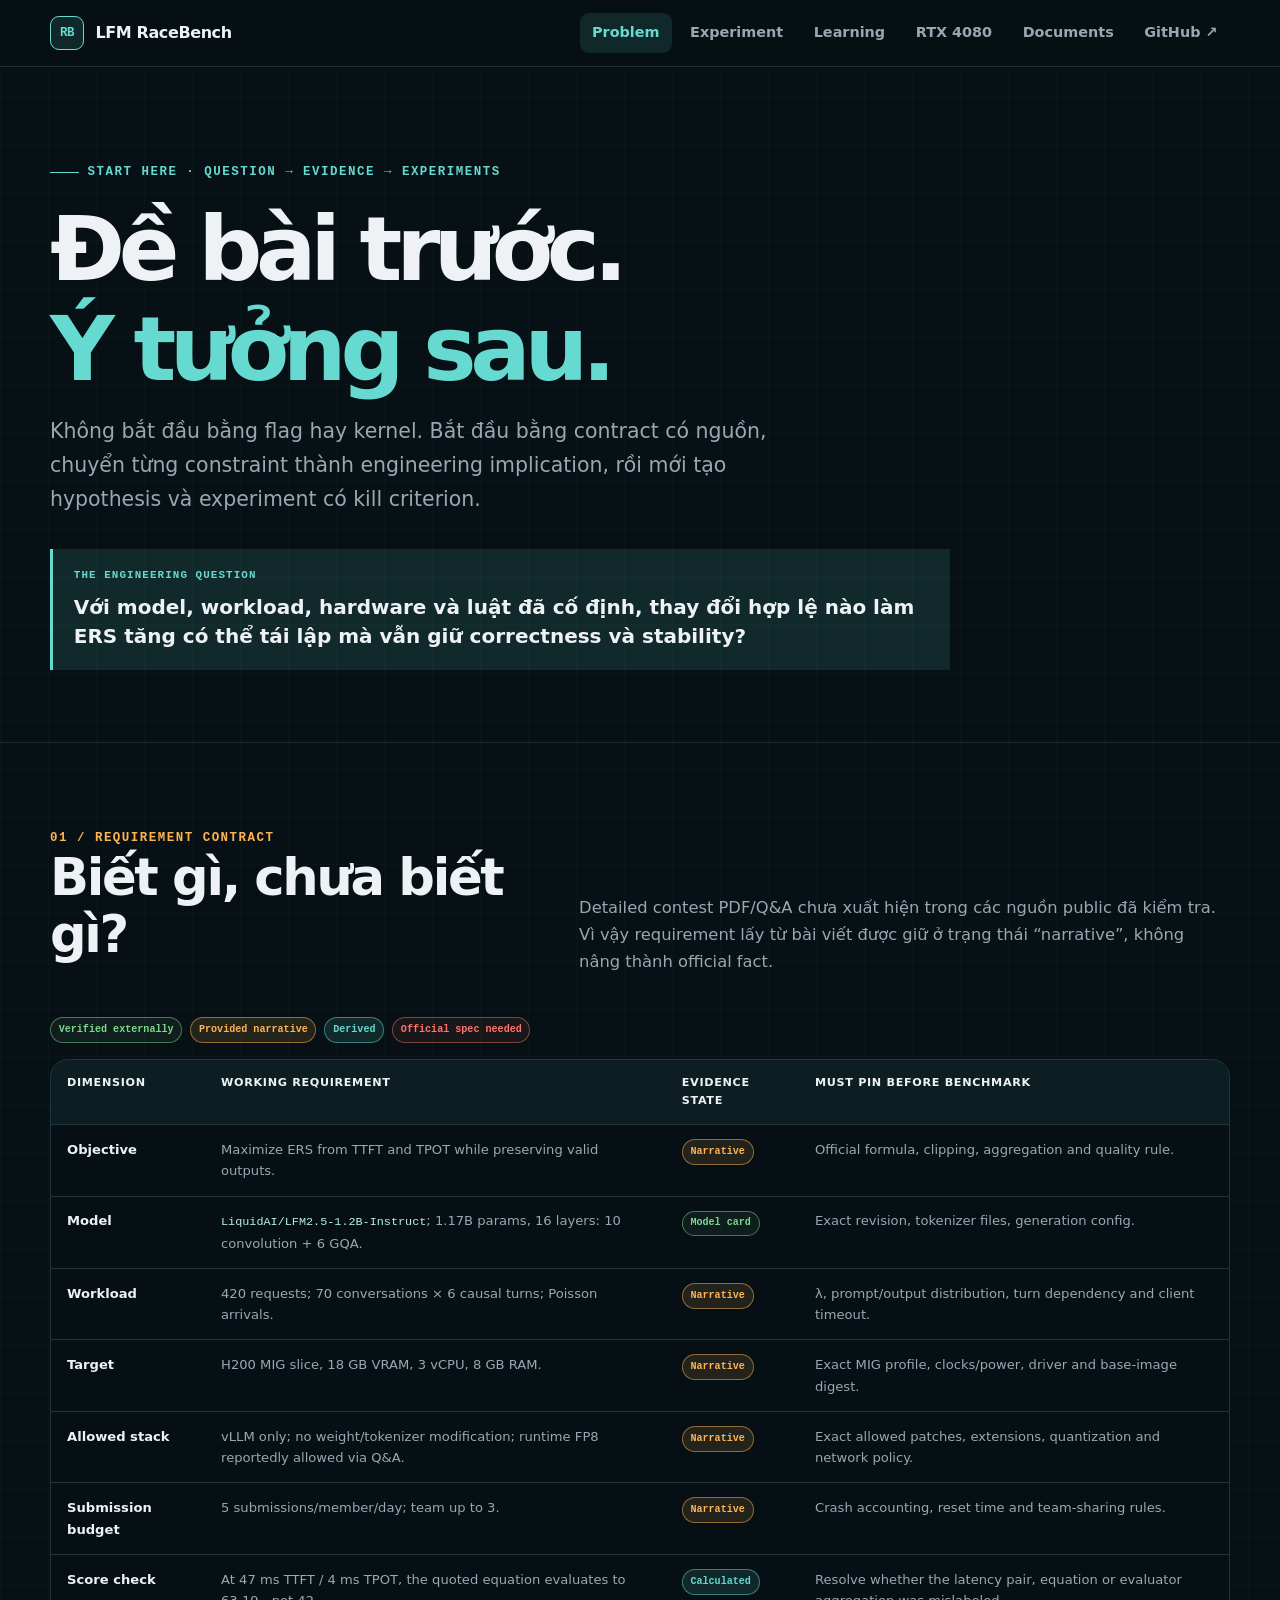
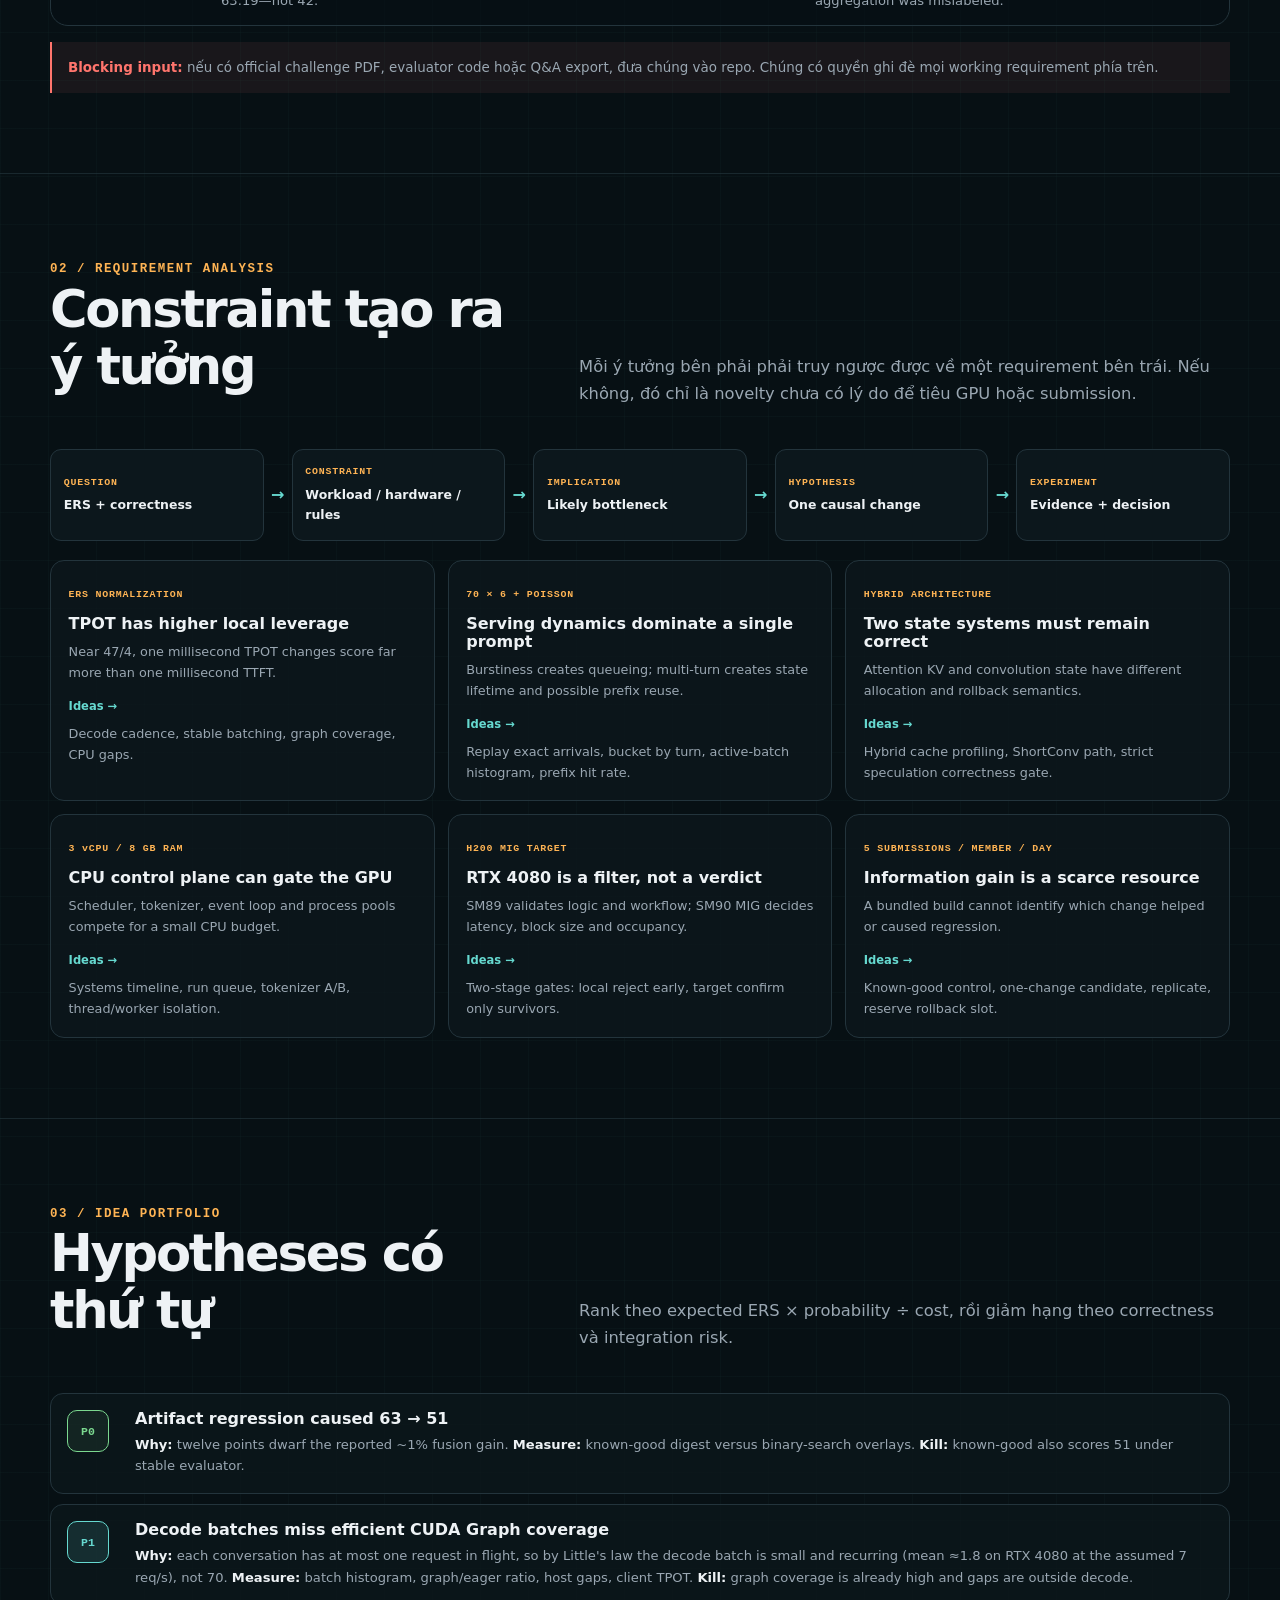
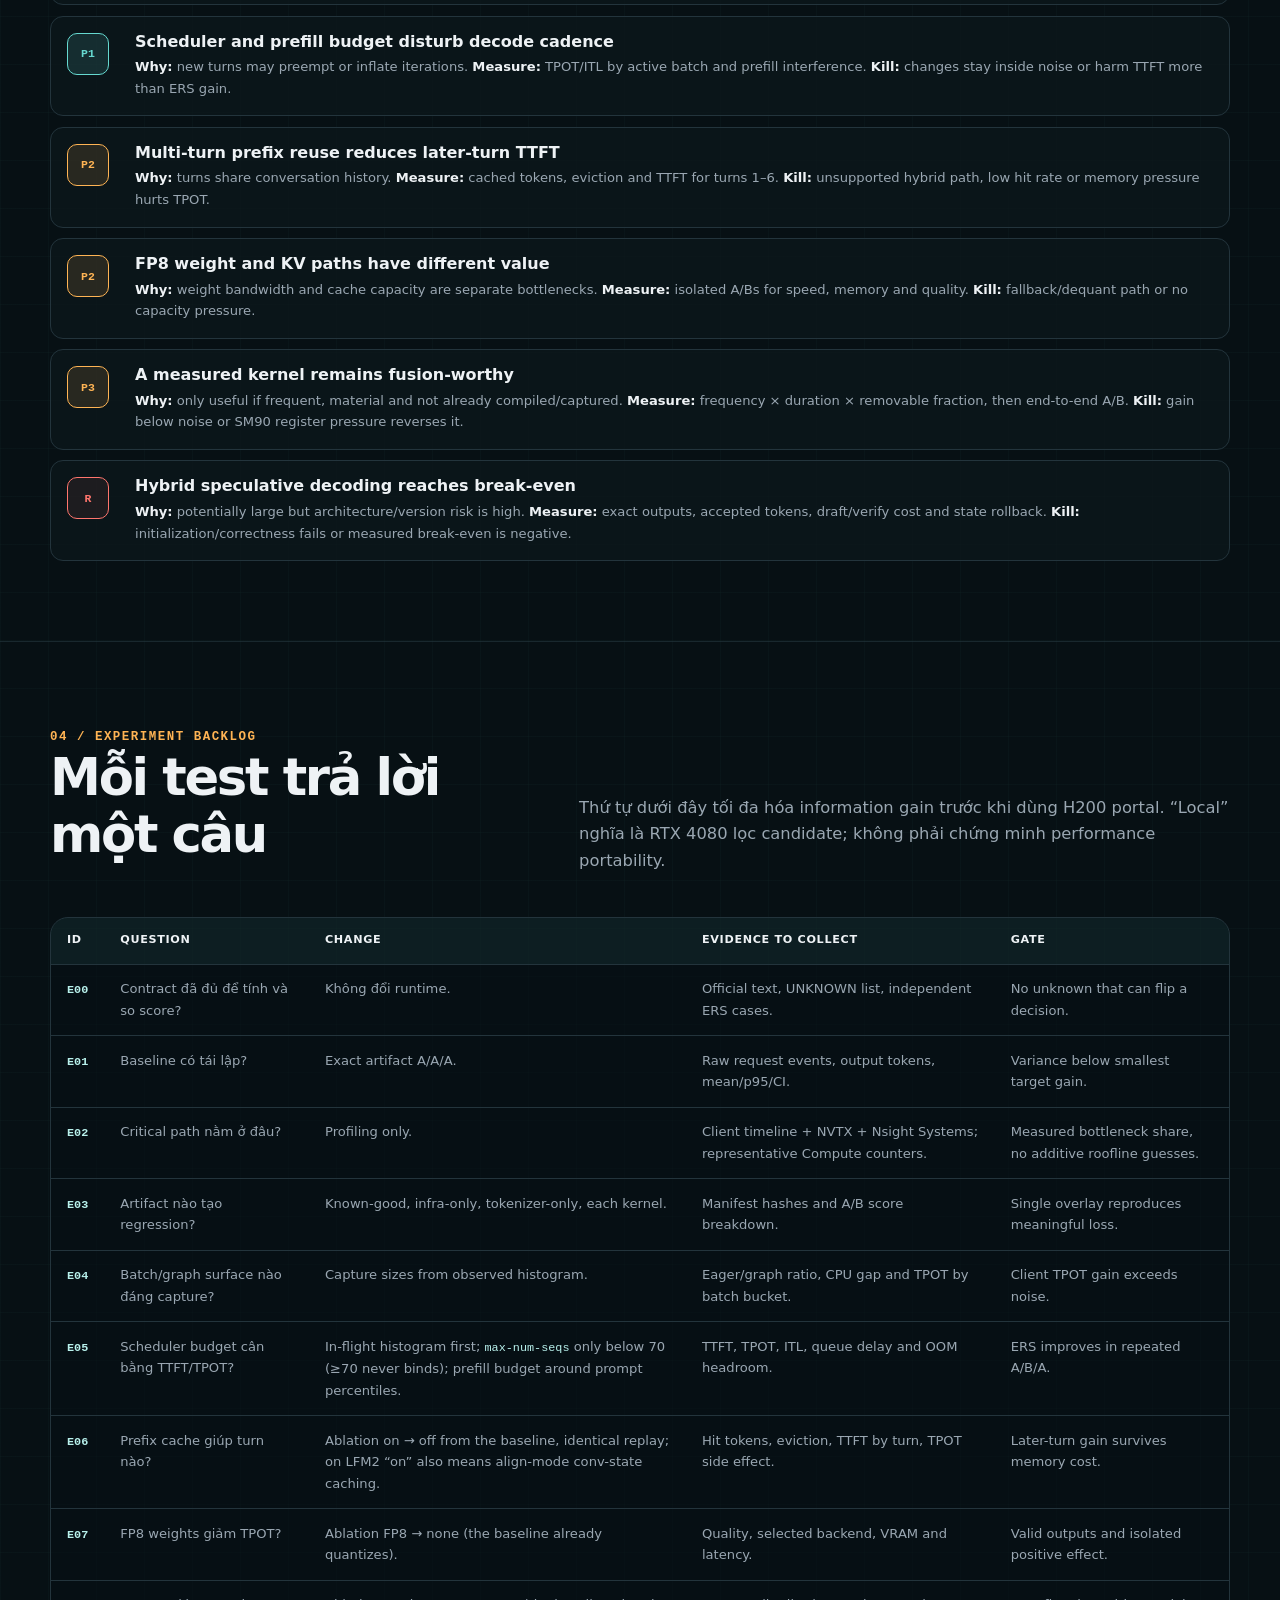
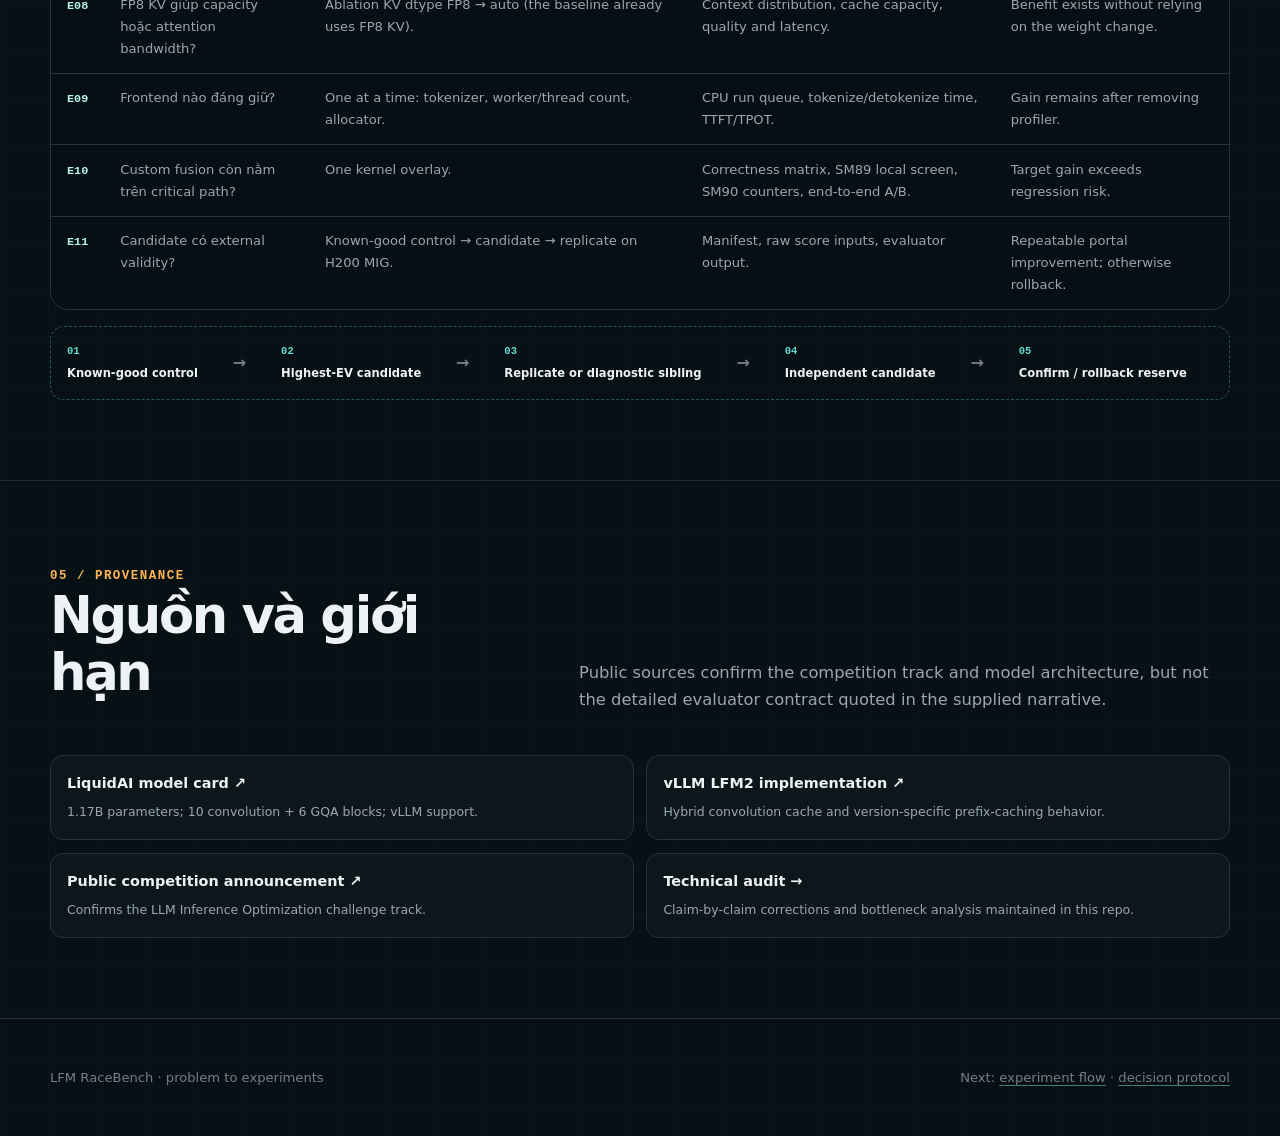
<file: docs/problem.html>
<!doctype html>
<html lang="vi">
  <head>
    <meta charset="utf-8">
    <meta name="viewport" content="width=device-width, initial-scale=1">
    <meta name="description" content="Từ đề bài Viettel AI Race đến requirements, hypotheses và ma trận thí nghiệm tối ưu LLM inference.">
    <meta name="theme-color" content="#071014">
    <title>LFM RaceBench — Problem to experiments</title>
    <link rel="stylesheet" href="assets/site.css?v=visuals-1">
    <script src="assets/site.js" defer></script>
  </head>
  <body>
    <a class="skip-link" href="#content">Đi đến nội dung</a>
    <header class="site-header">
      <nav class="nav shell" aria-label="Điều hướng chính">
        <a class="brand" href="index.html"><span class="brand-mark" aria-hidden="true">RB</span><span>LFM RaceBench</span></a>
        <button class="nav-toggle" type="button" data-nav-toggle aria-expanded="false" aria-controls="main-nav" aria-label="Mở menu">☰</button>
        <div class="nav-links" id="main-nav" data-nav-links>
          <a href="problem.html" aria-current="page">Problem</a><a href="index.html">Experiment</a><a href="learn.html">Learning</a><a href="reproduce-rtx4080.html">RTX 4080</a><a href="analysis.html">Documents</a><a href="https://github.com/buicongnguyen/cuda-vllm-optimize">GitHub ↗</a>
        </div>
      </nav>
    </header>

    <main id="content">
      <section class="article-hero problem-hero">
        <div class="shell">
          <p class="eyebrow">Start here · question → evidence → experiments</p>
          <h1>Đề bài trước.<br><span>Ý tưởng sau.</span></h1>
          <p class="lede">Không bắt đầu bằng flag hay kernel. Bắt đầu bằng contract có nguồn, chuyển từng constraint thành engineering implication, rồi mới tạo hypothesis và experiment có kill criterion.</p>
          <div class="problem-question">
            <span>THE ENGINEERING QUESTION</span>
            <strong>Với model, workload, hardware và luật đã cố định, thay đổi hợp lệ nào làm ERS tăng có thể tái lập mà vẫn giữ correctness và stability?</strong>
          </div>
        </div>
      </section>

      <section class="section" id="contract">
        <div class="shell">
          <div class="section-head">
            <div><span class="section-index">01 / REQUIREMENT CONTRACT</span><h2>Biết gì, chưa biết gì?</h2></div>
            <p class="section-copy">Detailed contest PDF/Q&amp;A chưa xuất hiện trong các nguồn public đã kiểm tra. Vì vậy requirement lấy từ bài viết được giữ ở trạng thái “narrative”, không nâng thành official fact.</p>
          </div>
          <div class="status-legend" aria-label="Mức độ bằng chứng">
            <span class="evidence verified">Verified externally</span>
            <span class="evidence narrative">Provided narrative</span>
            <span class="evidence derived">Derived</span>
            <span class="evidence unknown">Official spec needed</span>
          </div>
          <div class="requirement-table">
            <table>
              <thead><tr><th>Dimension</th><th>Working requirement</th><th>Evidence state</th><th>Must pin before benchmark</th></tr></thead>
              <tbody>
                <tr><td>Objective</td><td>Maximize ERS from TTFT and TPOT while preserving valid outputs.</td><td><span class="evidence narrative">Narrative</span></td><td>Official formula, clipping, aggregation and quality rule.</td></tr>
                <tr><td>Model</td><td><code>LiquidAI/LFM2.5-1.2B-Instruct</code>; 1.17B params, 16 layers: 10 convolution + 6 GQA.</td><td><span class="evidence verified">Model card</span></td><td>Exact revision, tokenizer files, generation config.</td></tr>
                <tr><td>Workload</td><td>420 requests; 70 conversations × 6 causal turns; Poisson arrivals.</td><td><span class="evidence narrative">Narrative</span></td><td>λ, prompt/output distribution, turn dependency and client timeout.</td></tr>
                <tr><td>Target</td><td>H200 MIG slice, 18 GB VRAM, 3 vCPU, 8 GB RAM.</td><td><span class="evidence narrative">Narrative</span></td><td>Exact MIG profile, clocks/power, driver and base-image digest.</td></tr>
                <tr><td>Allowed stack</td><td>vLLM only; no weight/tokenizer modification; runtime FP8 reportedly allowed via Q&amp;A.</td><td><span class="evidence narrative">Narrative</span></td><td>Exact allowed patches, extensions, quantization and network policy.</td></tr>
                <tr><td>Submission budget</td><td>5 submissions/member/day; team up to 3.</td><td><span class="evidence narrative">Narrative</span></td><td>Crash accounting, reset time and team-sharing rules.</td></tr>
                <tr><td>Score check</td><td>At 47 ms TTFT / 4 ms TPOT, the quoted equation evaluates to 63.19—not 42.</td><td><span class="evidence derived">Calculated</span></td><td>Resolve whether the latency pair, equation or evaluator aggregation was mislabeled.</td></tr>
              </tbody>
            </table>
          </div>
          <aside class="spec-callout"><strong>Blocking input:</strong> nếu có official challenge PDF, evaluator code hoặc Q&amp;A export, đưa chúng vào repo. Chúng có quyền ghi đè mọi working requirement phía trên.</aside>
        </div>
      </section>

      <section class="section" id="reasoning">
        <div class="shell">
          <div class="section-head">
            <div><span class="section-index">02 / REQUIREMENT ANALYSIS</span><h2>Constraint tạo ra ý tưởng</h2></div>
            <p class="section-copy">Mỗi ý tưởng bên phải phải truy ngược được về một requirement bên trái. Nếu không, đó chỉ là novelty chưa có lý do để tiêu GPU hoặc submission.</p>
          </div>
          <div class="analysis-chain reveal" aria-label="Chuỗi từ requirement đến experiment">
            <div><span>QUESTION</span><strong>ERS + correctness</strong></div><b aria-hidden="true">→</b>
            <div><span>CONSTRAINT</span><strong>Workload / hardware / rules</strong></div><b aria-hidden="true">→</b>
            <div><span>IMPLICATION</span><strong>Likely bottleneck</strong></div><b aria-hidden="true">→</b>
            <div><span>HYPOTHESIS</span><strong>One causal change</strong></div><b aria-hidden="true">→</b>
            <div><span>EXPERIMENT</span><strong>Evidence + decision</strong></div>
          </div>
          <div class="implication-grid">
            <article class="implication-card"><span>ERS NORMALIZATION</span><h3>TPOT has higher local leverage</h3><p>Near 47/4, one millisecond TPOT changes score far more than one millisecond TTFT.</p><strong>Ideas →</strong><p>Decode cadence, stable batching, graph coverage, CPU gaps.</p></article>
            <article class="implication-card"><span>70 × 6 + POISSON</span><h3>Serving dynamics dominate a single prompt</h3><p>Burstiness creates queueing; multi-turn creates state lifetime and possible prefix reuse.</p><strong>Ideas →</strong><p>Replay exact arrivals, bucket by turn, active-batch histogram, prefix hit rate.</p></article>
            <article class="implication-card"><span>HYBRID ARCHITECTURE</span><h3>Two state systems must remain correct</h3><p>Attention KV and convolution state have different allocation and rollback semantics.</p><strong>Ideas →</strong><p>Hybrid cache profiling, ShortConv path, strict speculation correctness gate.</p></article>
            <article class="implication-card"><span>3 vCPU / 8 GB RAM</span><h3>CPU control plane can gate the GPU</h3><p>Scheduler, tokenizer, event loop and process pools compete for a small CPU budget.</p><strong>Ideas →</strong><p>Systems timeline, run queue, tokenizer A/B, thread/worker isolation.</p></article>
            <article class="implication-card"><span>H200 MIG TARGET</span><h3>RTX 4080 is a filter, not a verdict</h3><p>SM89 validates logic and workflow; SM90 MIG decides latency, block size and occupancy.</p><strong>Ideas →</strong><p>Two-stage gates: local reject early, target confirm only survivors.</p></article>
            <article class="implication-card"><span>5 SUBMISSIONS / MEMBER / DAY</span><h3>Information gain is a scarce resource</h3><p>A bundled build cannot identify which change helped or caused regression.</p><strong>Ideas →</strong><p>Known-good control, one-change candidate, replicate, reserve rollback slot.</p></article>
          </div>
        </div>
      </section>

      <section class="section" id="hypotheses">
        <div class="shell">
          <div class="section-head">
            <div><span class="section-index">03 / IDEA PORTFOLIO</span><h2>Hypotheses có thứ tự</h2></div>
            <p class="section-copy">Rank theo expected ERS × probability ÷ cost, rồi giảm hạng theo correctness và integration risk.</p>
          </div>
          <div class="hypothesis-list">
            <article><span class="priority p0">P0</span><div><h3>Artifact regression caused 63 → 51</h3><p><b>Why:</b> twelve points dwarf the reported ~1% fusion gain. <b>Measure:</b> known-good digest versus binary-search overlays. <b>Kill:</b> known-good also scores 51 under stable evaluator.</p></div></article>
            <article><span class="priority p1">P1</span><div><h3>Decode batches miss efficient CUDA Graph coverage</h3><p><b>Why:</b> each conversation has at most one request in flight, so by Little's law the decode batch is small and recurring (mean ≈1.8 on RTX 4080 at the assumed 7 req/s), not 70. <b>Measure:</b> batch histogram, graph/eager ratio, host gaps, client TPOT. <b>Kill:</b> graph coverage is already high and gaps are outside decode.</p></div></article>
            <article><span class="priority p1">P1</span><div><h3>Scheduler and prefill budget disturb decode cadence</h3><p><b>Why:</b> new turns may preempt or inflate iterations. <b>Measure:</b> TPOT/ITL by active batch and prefill interference. <b>Kill:</b> changes stay inside noise or harm TTFT more than ERS gain.</p></div></article>
            <article><span class="priority p2">P2</span><div><h3>Multi-turn prefix reuse reduces later-turn TTFT</h3><p><b>Why:</b> turns share conversation history. <b>Measure:</b> cached tokens, eviction and TTFT for turns 1–6. <b>Kill:</b> unsupported hybrid path, low hit rate or memory pressure hurts TPOT.</p></div></article>
            <article><span class="priority p2">P2</span><div><h3>FP8 weight and KV paths have different value</h3><p><b>Why:</b> weight bandwidth and cache capacity are separate bottlenecks. <b>Measure:</b> isolated A/Bs for speed, memory and quality. <b>Kill:</b> fallback/dequant path or no capacity pressure.</p></div></article>
            <article><span class="priority p3">P3</span><div><h3>A measured kernel remains fusion-worthy</h3><p><b>Why:</b> only useful if frequent, material and not already compiled/captured. <b>Measure:</b> frequency × duration × removable fraction, then end-to-end A/B. <b>Kill:</b> gain below noise or SM90 register pressure reverses it.</p></div></article>
            <article><span class="priority research">R</span><div><h3>Hybrid speculative decoding reaches break-even</h3><p><b>Why:</b> potentially large but architecture/version risk is high. <b>Measure:</b> exact outputs, accepted tokens, draft/verify cost and state rollback. <b>Kill:</b> initialization/correctness fails or measured break-even is negative.</p></div></article>
          </div>
        </div>
      </section>

      <section class="section" id="experiments">
        <div class="shell">
          <div class="section-head">
            <div><span class="section-index">04 / EXPERIMENT BACKLOG</span><h2>Mỗi test trả lời một câu</h2></div>
            <p class="section-copy">Thứ tự dưới đây tối đa hóa information gain trước khi dùng H200 portal. “Local” nghĩa là RTX 4080 lọc candidate; không phải chứng minh performance portability.</p>
          </div>
          <div class="requirement-table experiment-table">
            <table>
              <thead><tr><th>ID</th><th>Question</th><th>Change</th><th>Evidence to collect</th><th>Gate</th></tr></thead>
              <tbody>
                <tr><td><code>E00</code></td><td>Contract đã đủ để tính và so score?</td><td>Không đổi runtime.</td><td>Official text, UNKNOWN list, independent ERS cases.</td><td>No unknown that can flip a decision.</td></tr>
                <tr><td><code>E01</code></td><td>Baseline có tái lập?</td><td>Exact artifact A/A/A.</td><td>Raw request events, output tokens, mean/p95/CI.</td><td>Variance below smallest target gain.</td></tr>
                <tr><td><code>E02</code></td><td>Critical path nằm ở đâu?</td><td>Profiling only.</td><td>Client timeline + NVTX + Nsight Systems; representative Compute counters.</td><td>Measured bottleneck share, no additive roofline guesses.</td></tr>
                <tr><td><code>E03</code></td><td>Artifact nào tạo regression?</td><td>Known-good, infra-only, tokenizer-only, each kernel.</td><td>Manifest hashes and A/B score breakdown.</td><td>Single overlay reproduces meaningful loss.</td></tr>
                <tr><td><code>E04</code></td><td>Batch/graph surface nào đáng capture?</td><td>Capture sizes from observed histogram.</td><td>Eager/graph ratio, CPU gap and TPOT by batch bucket.</td><td>Client TPOT gain exceeds noise.</td></tr>
                <tr><td><code>E05</code></td><td>Scheduler budget cân bằng TTFT/TPOT?</td><td>In-flight histogram first; <code>max-num-seqs</code> only below 70 (≥70 never binds); prefill budget around prompt percentiles.</td><td>TTFT, TPOT, ITL, queue delay and OOM headroom.</td><td>ERS improves in repeated A/B/A.</td></tr>
                <tr><td><code>E06</code></td><td>Prefix cache giúp turn nào?</td><td>Ablation on → off from the baseline, identical replay; on LFM2 “on” also means align-mode conv-state caching.</td><td>Hit tokens, eviction, TTFT by turn, TPOT side effect.</td><td>Later-turn gain survives memory cost.</td></tr>
                <tr><td><code>E07</code></td><td>FP8 weights giảm TPOT?</td><td>Ablation FP8 → none (the baseline already quantizes).</td><td>Quality, selected backend, VRAM and latency.</td><td>Valid outputs and isolated positive effect.</td></tr>
                <tr><td><code>E08</code></td><td>FP8 KV giúp capacity hoặc attention bandwidth?</td><td>Ablation KV dtype FP8 → auto (the baseline already uses FP8 KV).</td><td>Context distribution, cache capacity, quality and latency.</td><td>Benefit exists without relying on the weight change.</td></tr>
                <tr><td><code>E09</code></td><td>Frontend nào đáng giữ?</td><td>One at a time: tokenizer, worker/thread count, allocator.</td><td>CPU run queue, tokenize/detokenize time, TTFT/TPOT.</td><td>Gain remains after removing profiler.</td></tr>
                <tr><td><code>E10</code></td><td>Custom fusion còn nằm trên critical path?</td><td>One kernel overlay.</td><td>Correctness matrix, SM89 local screen, SM90 counters, end-to-end A/B.</td><td>Target gain exceeds regression risk.</td></tr>
                <tr><td><code>E11</code></td><td>Candidate có external validity?</td><td>Known-good control → candidate → replicate on H200 MIG.</td><td>Manifest, raw score inputs, evaluator output.</td><td>Repeatable portal improvement; otherwise rollback.</td></tr>
              </tbody>
            </table>
          </div>
          <div class="submission-day">
            <div><span>01</span><strong>Known-good control</strong></div><b>→</b><div><span>02</span><strong>Highest-EV candidate</strong></div><b>→</b><div><span>03</span><strong>Replicate or diagnostic sibling</strong></div><b>→</b><div><span>04</span><strong>Independent candidate</strong></div><b>→</b><div><span>05</span><strong>Confirm / rollback reserve</strong></div>
          </div>
        </div>
      </section>

      <section class="section" id="sources">
        <div class="shell">
          <div class="section-head"><div><span class="section-index">05 / PROVENANCE</span><h2>Nguồn và giới hạn</h2></div><p class="section-copy">Public sources confirm the competition track and model architecture, but not the detailed evaluator contract quoted in the supplied narrative.</p></div>
          <div class="source-grid">
            <a href="https://huggingface.co/LiquidAI/LFM2.5-1.2B-Instruct"><strong>LiquidAI model card ↗</strong><span>1.17B parameters; 10 convolution + 6 GQA blocks; vLLM support.</span></a>
            <a href="https://docs.vllm.ai/en/stable/api/vllm/model_executor/models/lfm2/"><strong>vLLM LFM2 implementation ↗</strong><span>Hybrid convolution cache and version-specific prefix-caching behavior.</span></a>
            <a href="https://en.qdnd.vn/economy/military-businesses/viettel-opens-real-world-data-to-participants-in-viettel-ai-race-2026-592656"><strong>Public competition announcement ↗</strong><span>Confirms the LLM Inference Optimization challenge track.</span></a>
            <a href="analysis.html"><strong>Technical audit →</strong><span>Claim-by-claim corrections and bottleneck analysis maintained in this repo.</span></a>
          </div>
        </div>
      </section>
    </main>

    <footer class="footer"><div class="shell footer-grid"><span>LFM RaceBench · problem to experiments</span><span>Next: <a href="index.html#flow">experiment flow</a> · <a href="decision-flow.html">decision protocol</a></span></div></footer>
  </body>
</html>
</file>
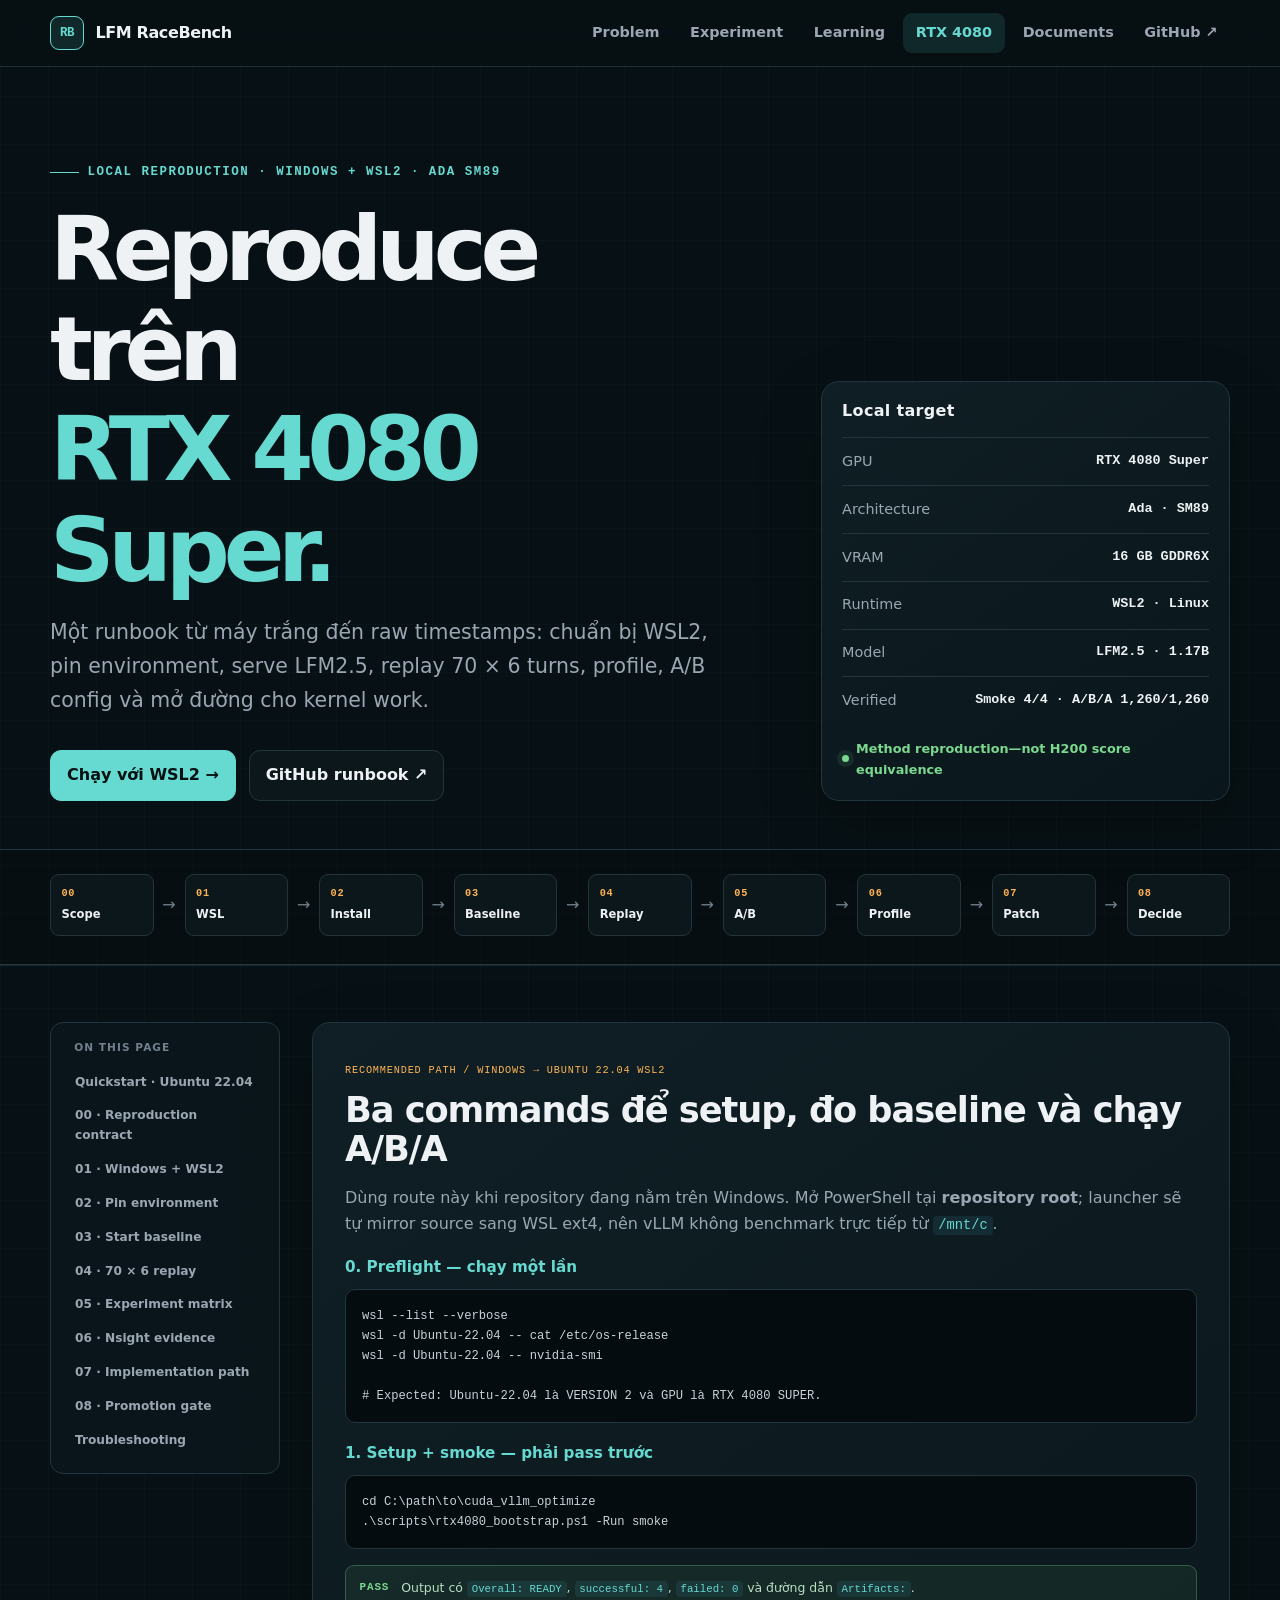
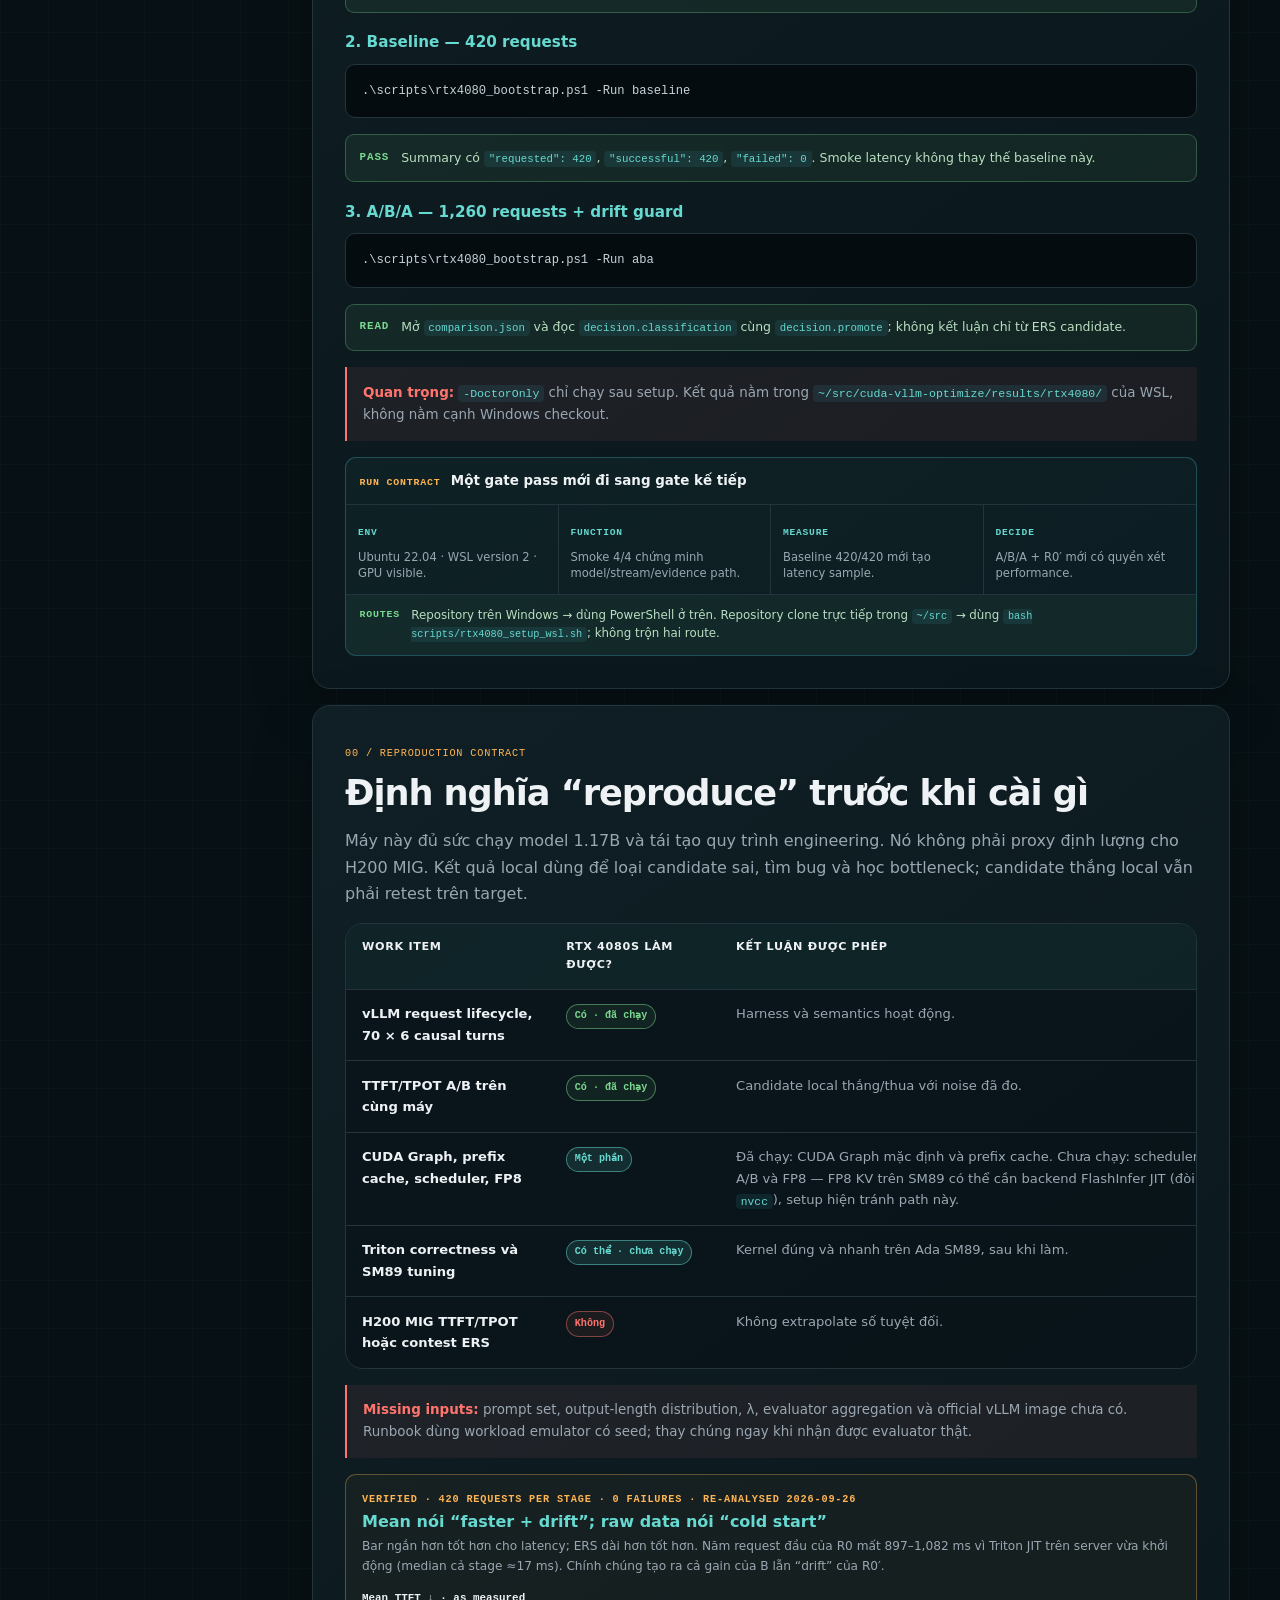
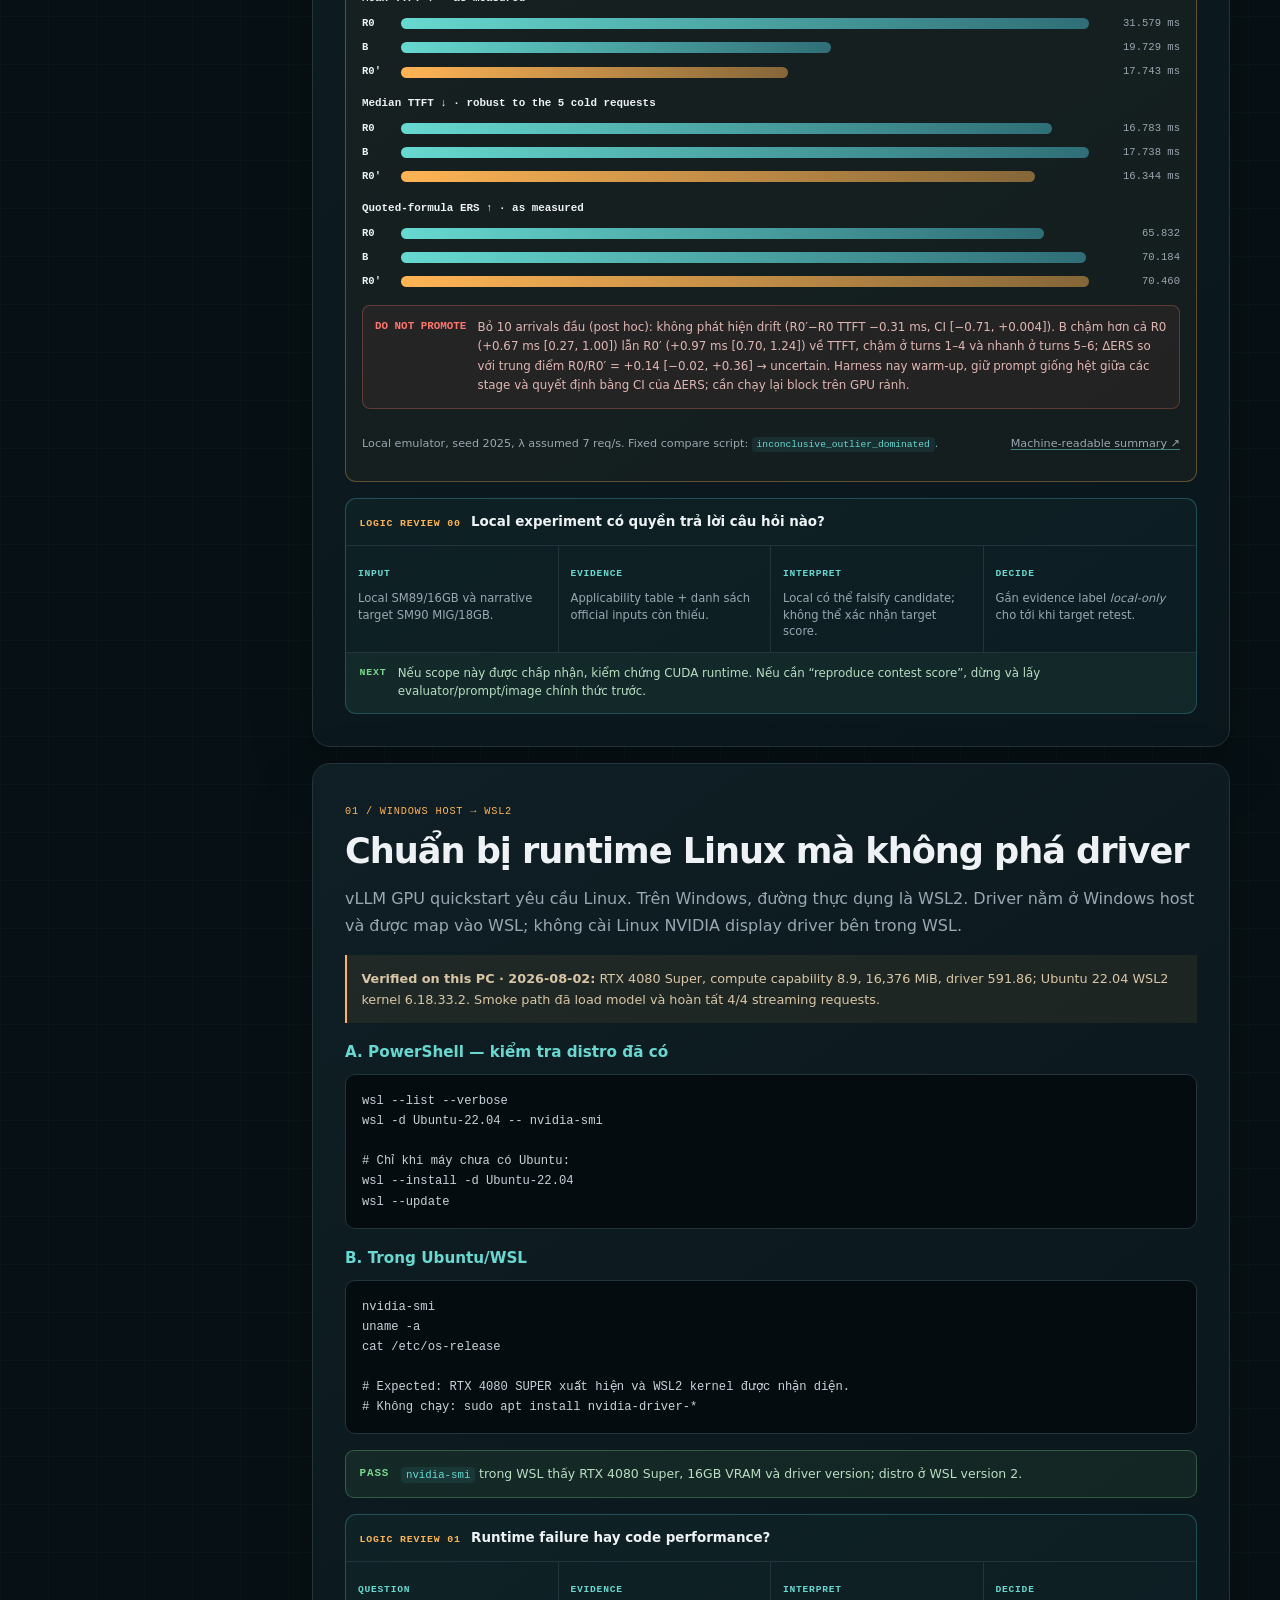
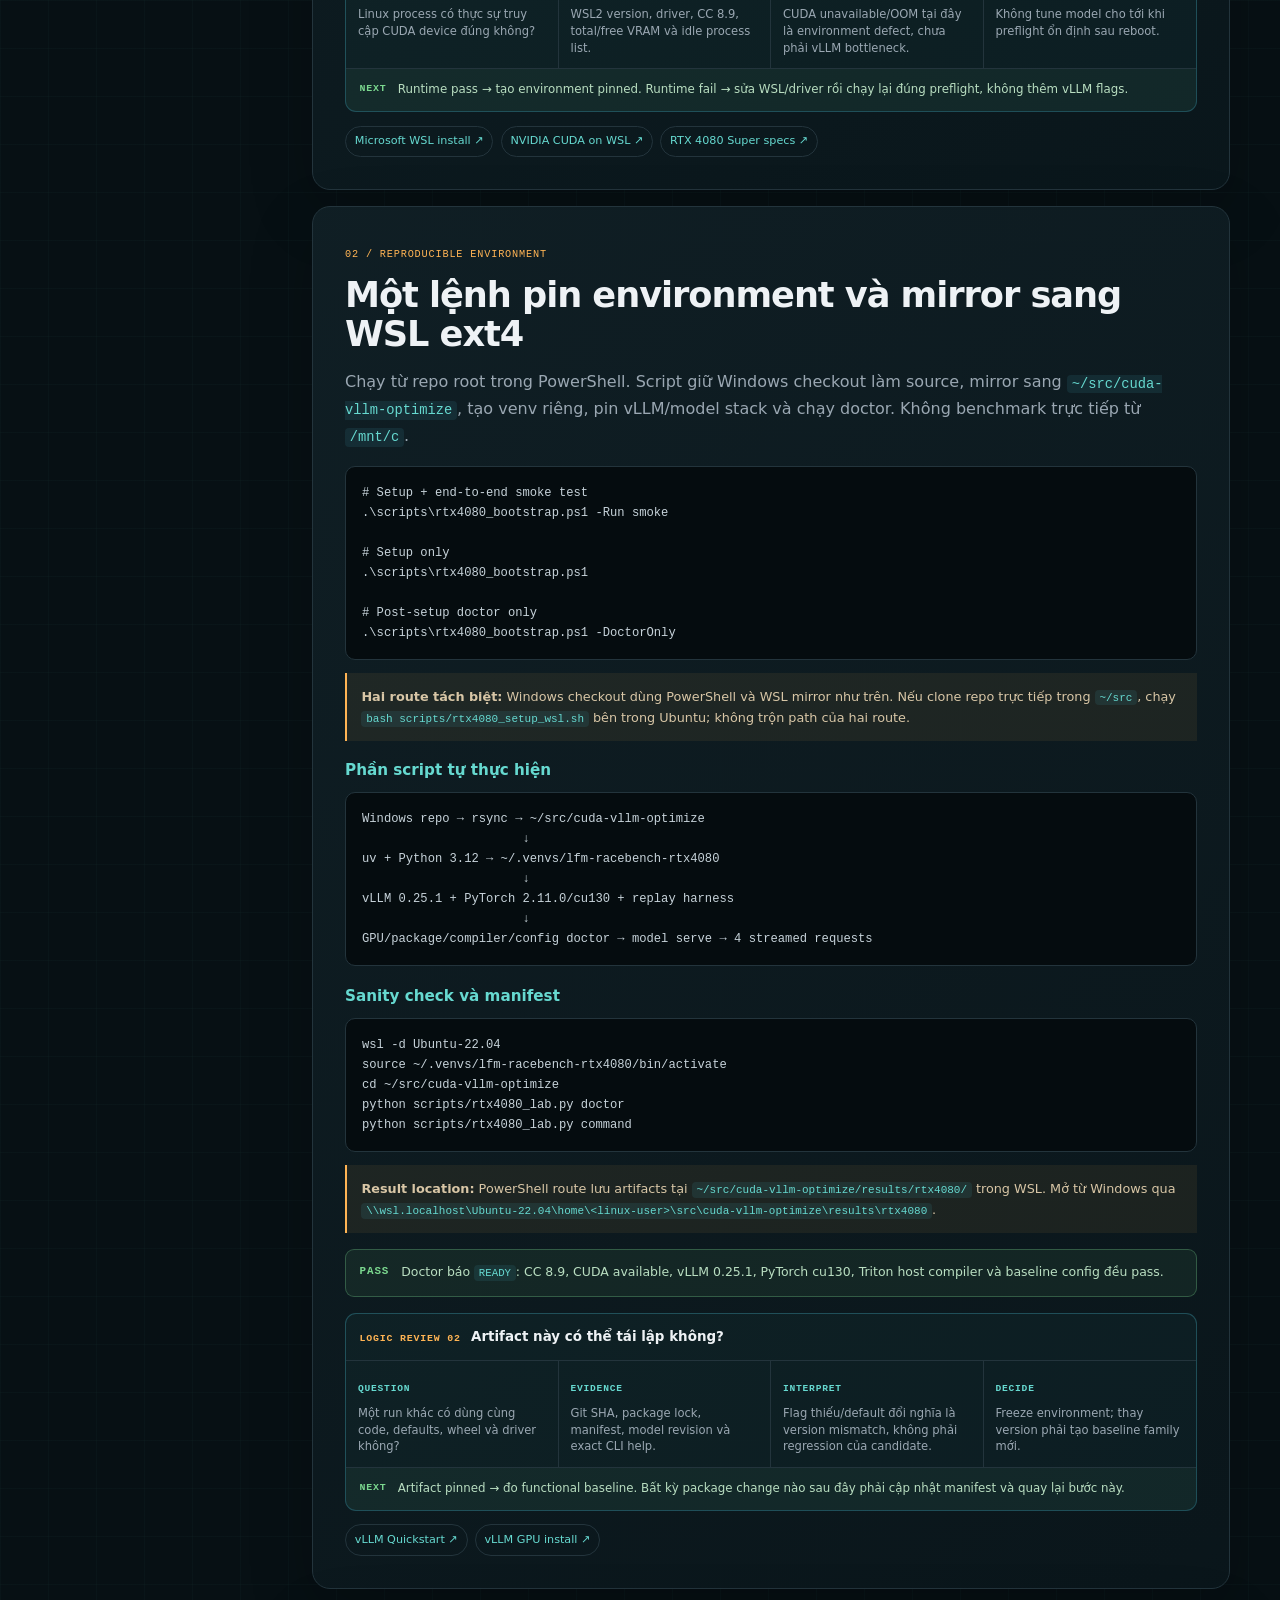
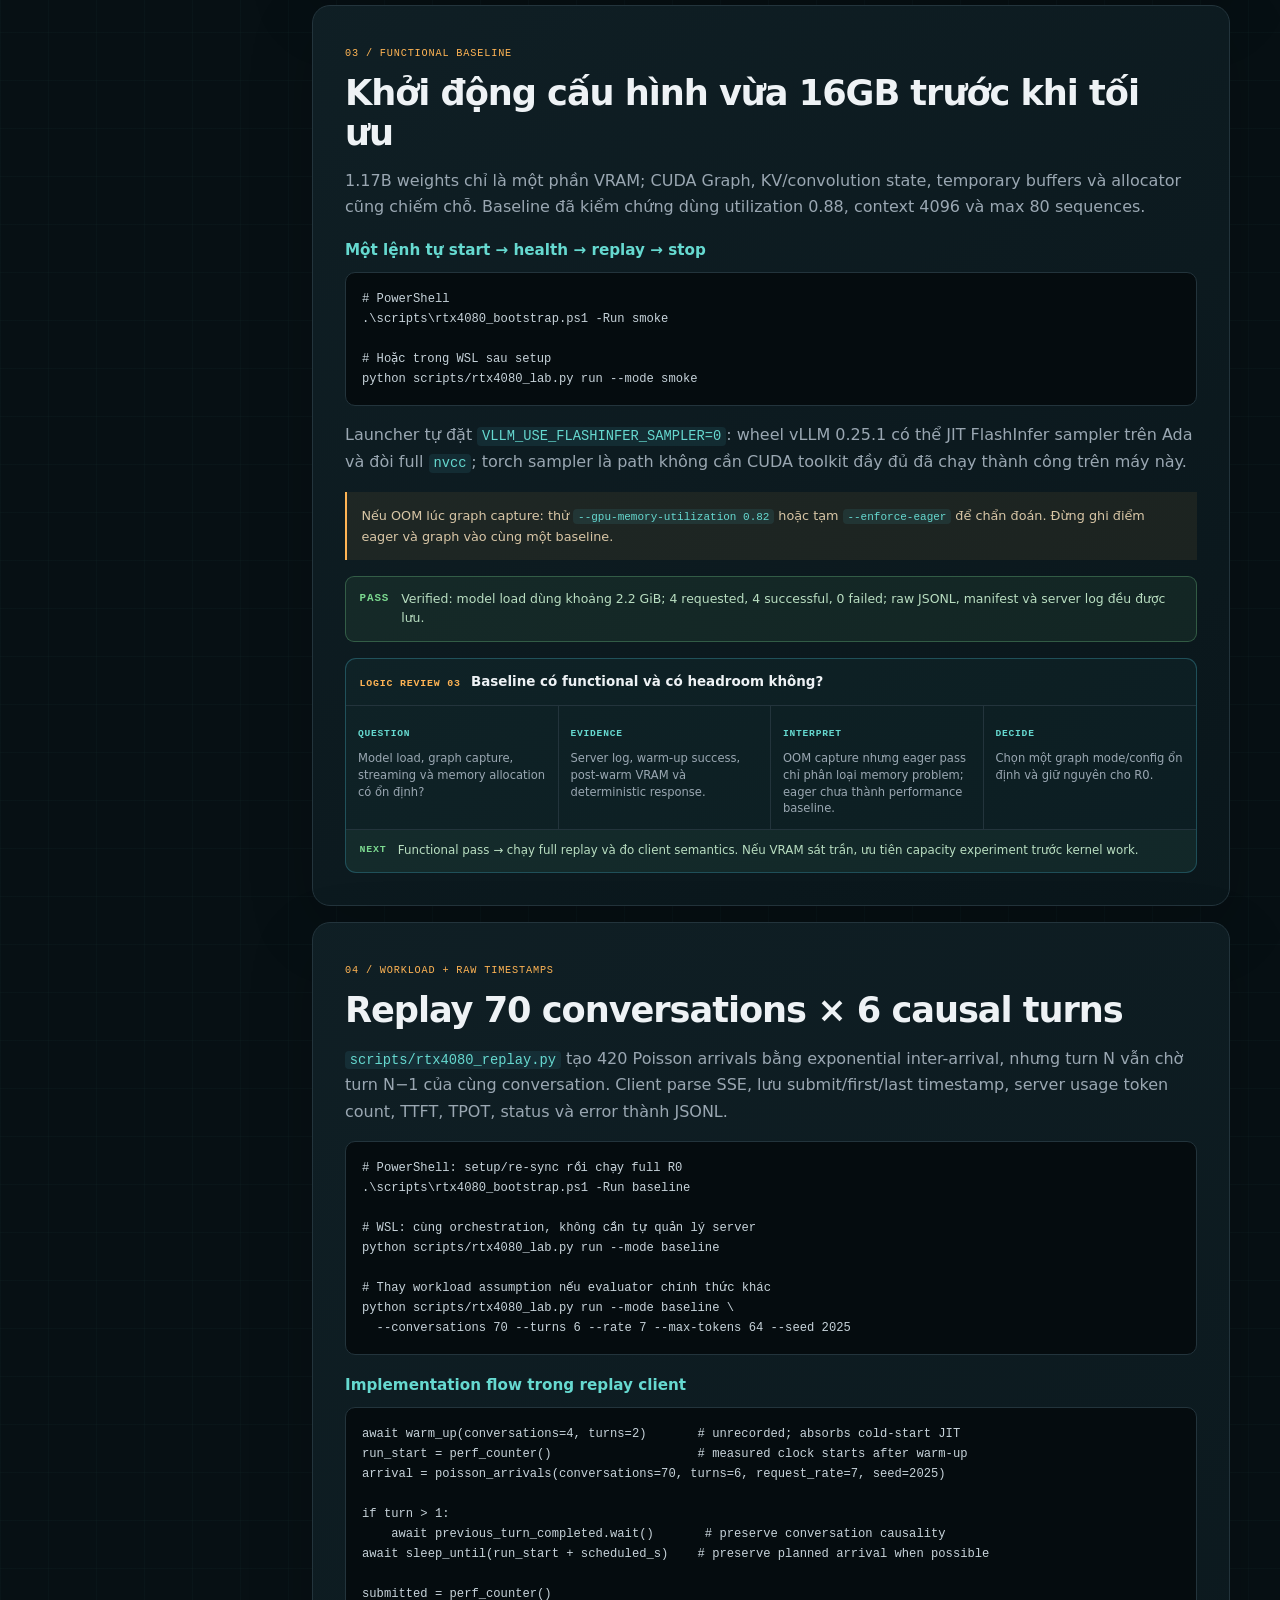
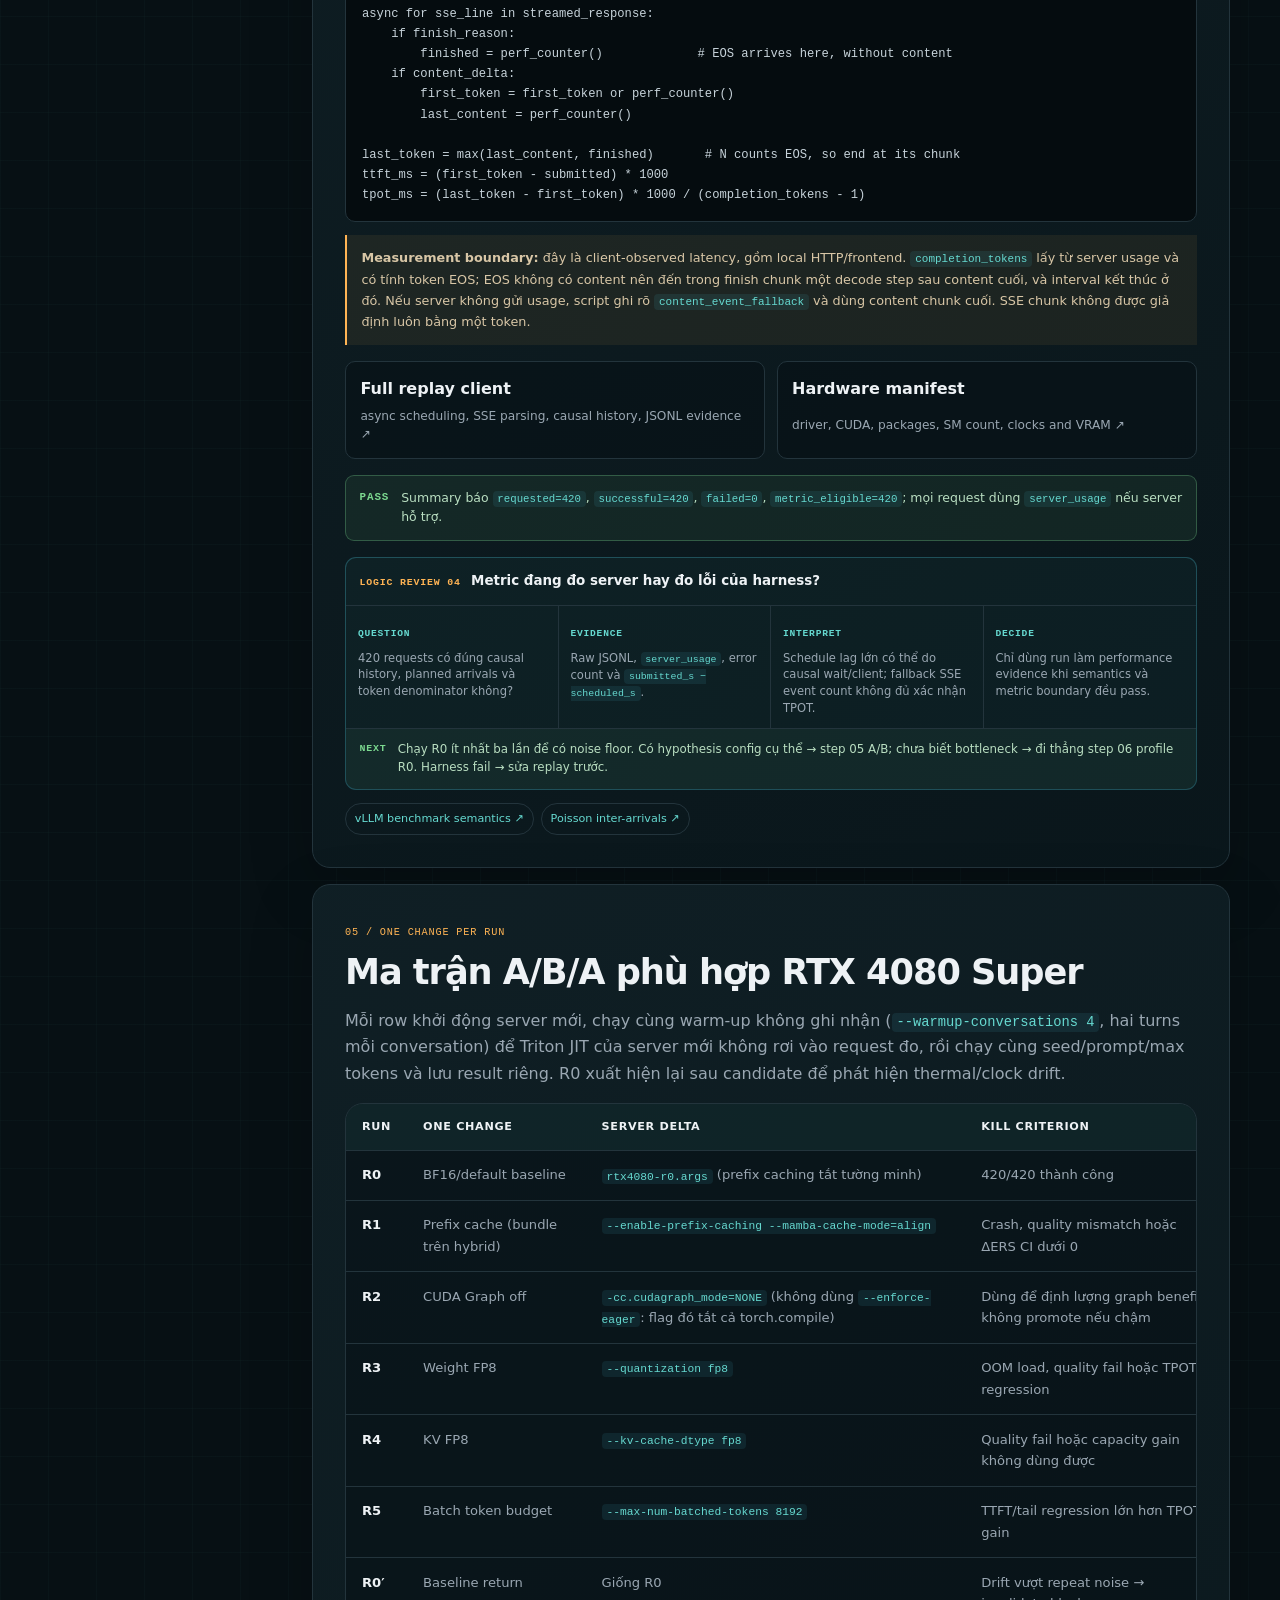
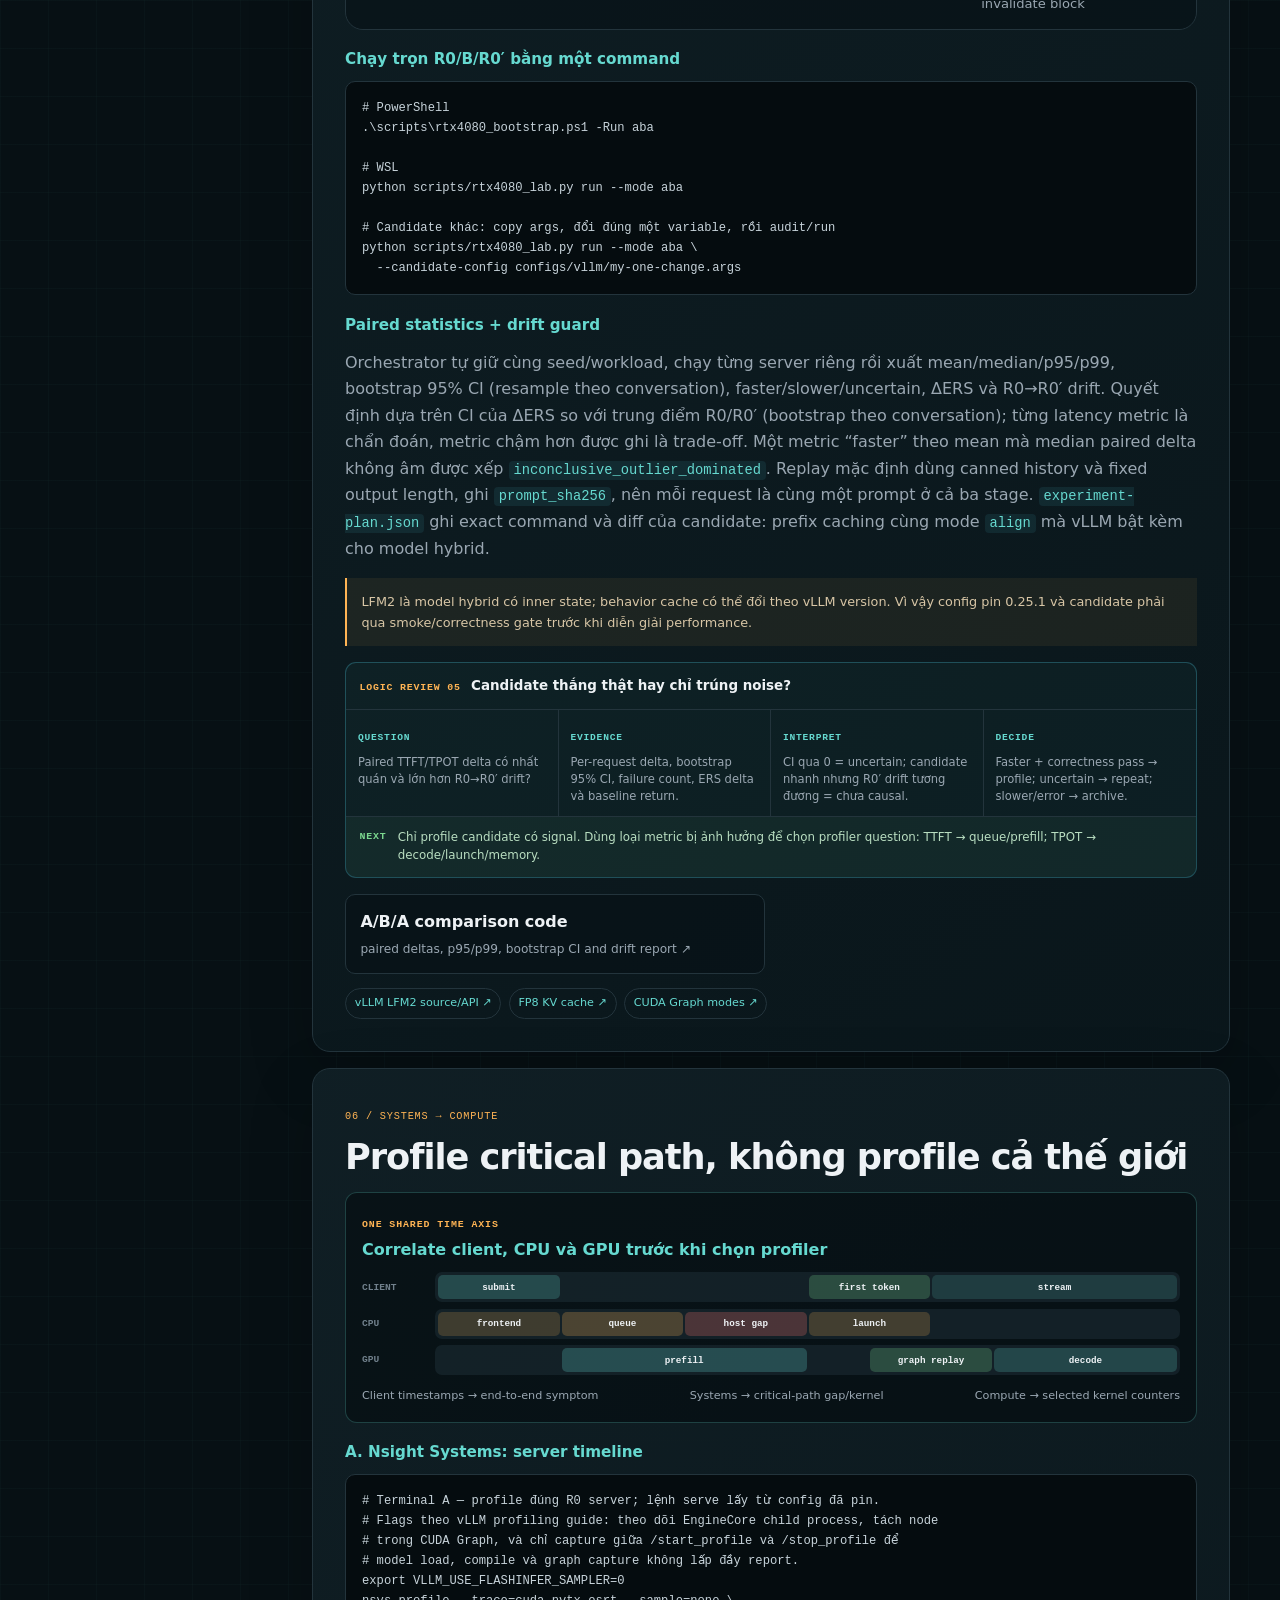
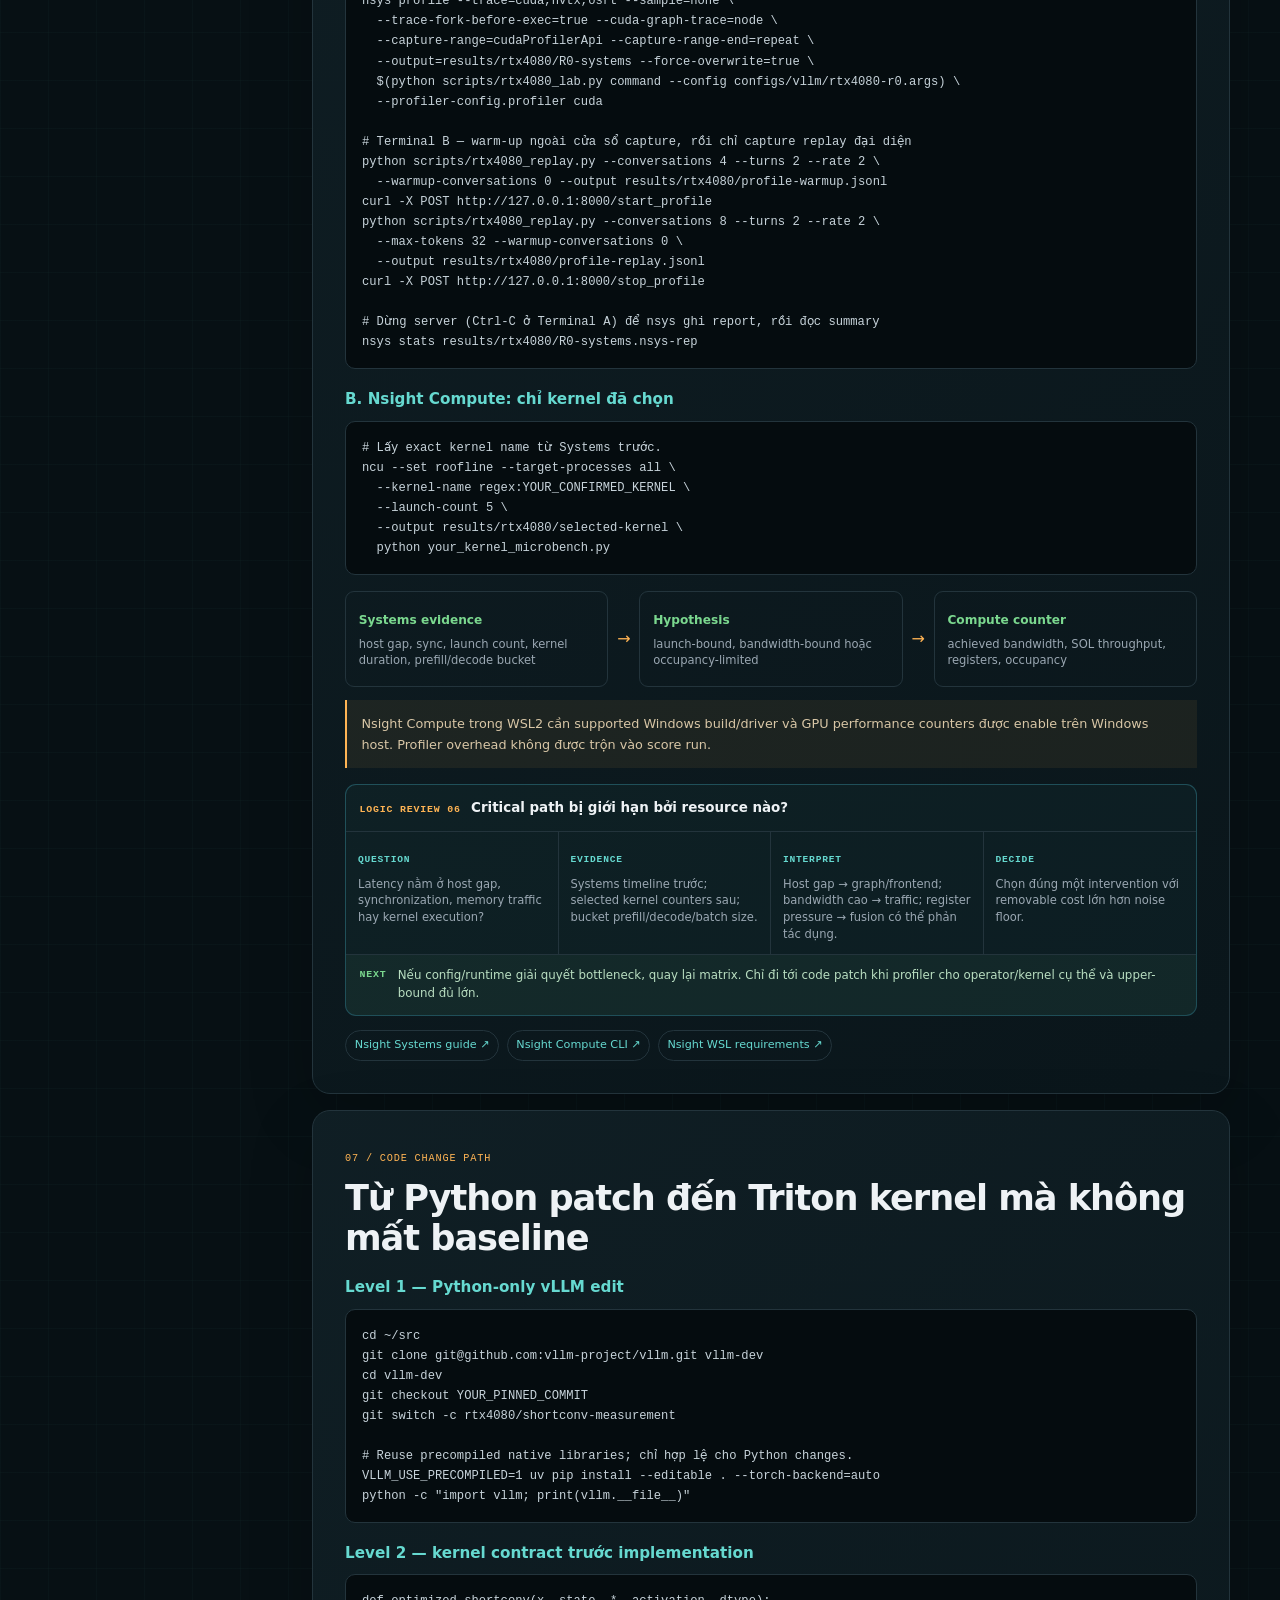
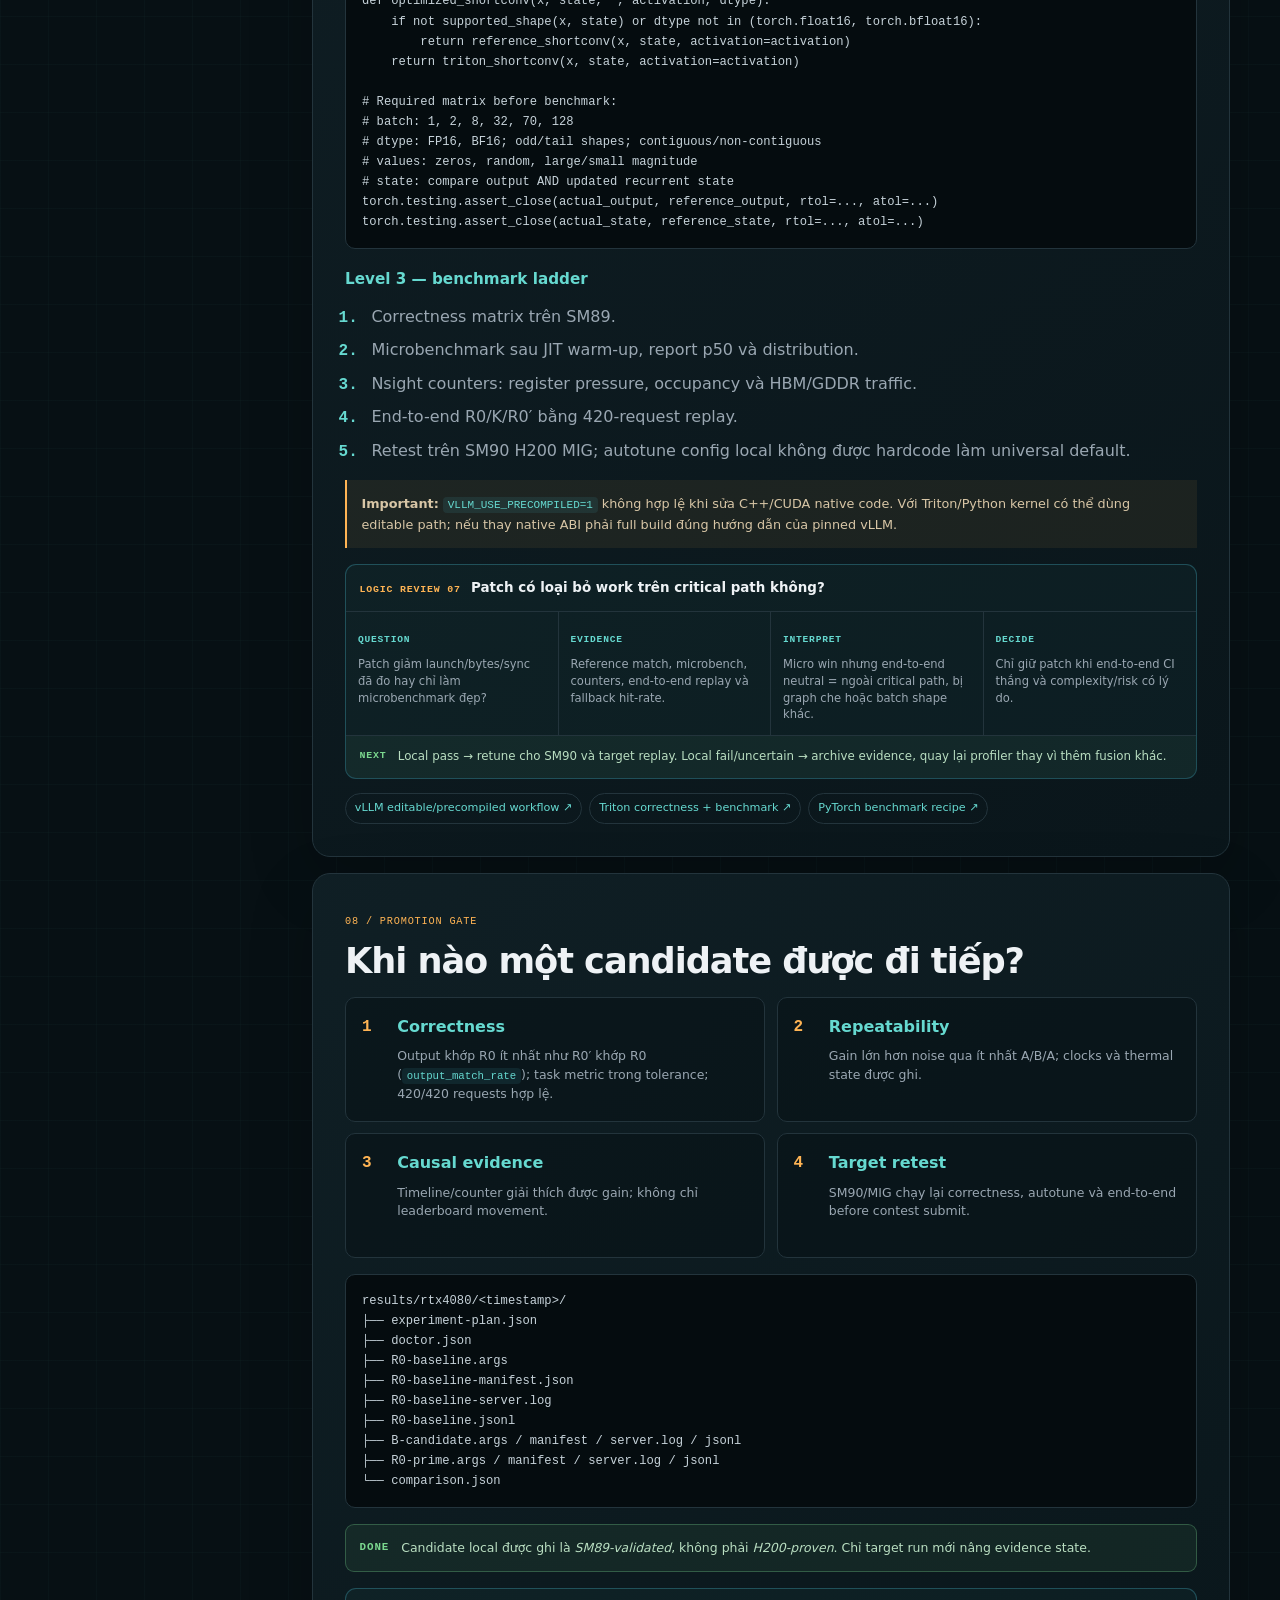
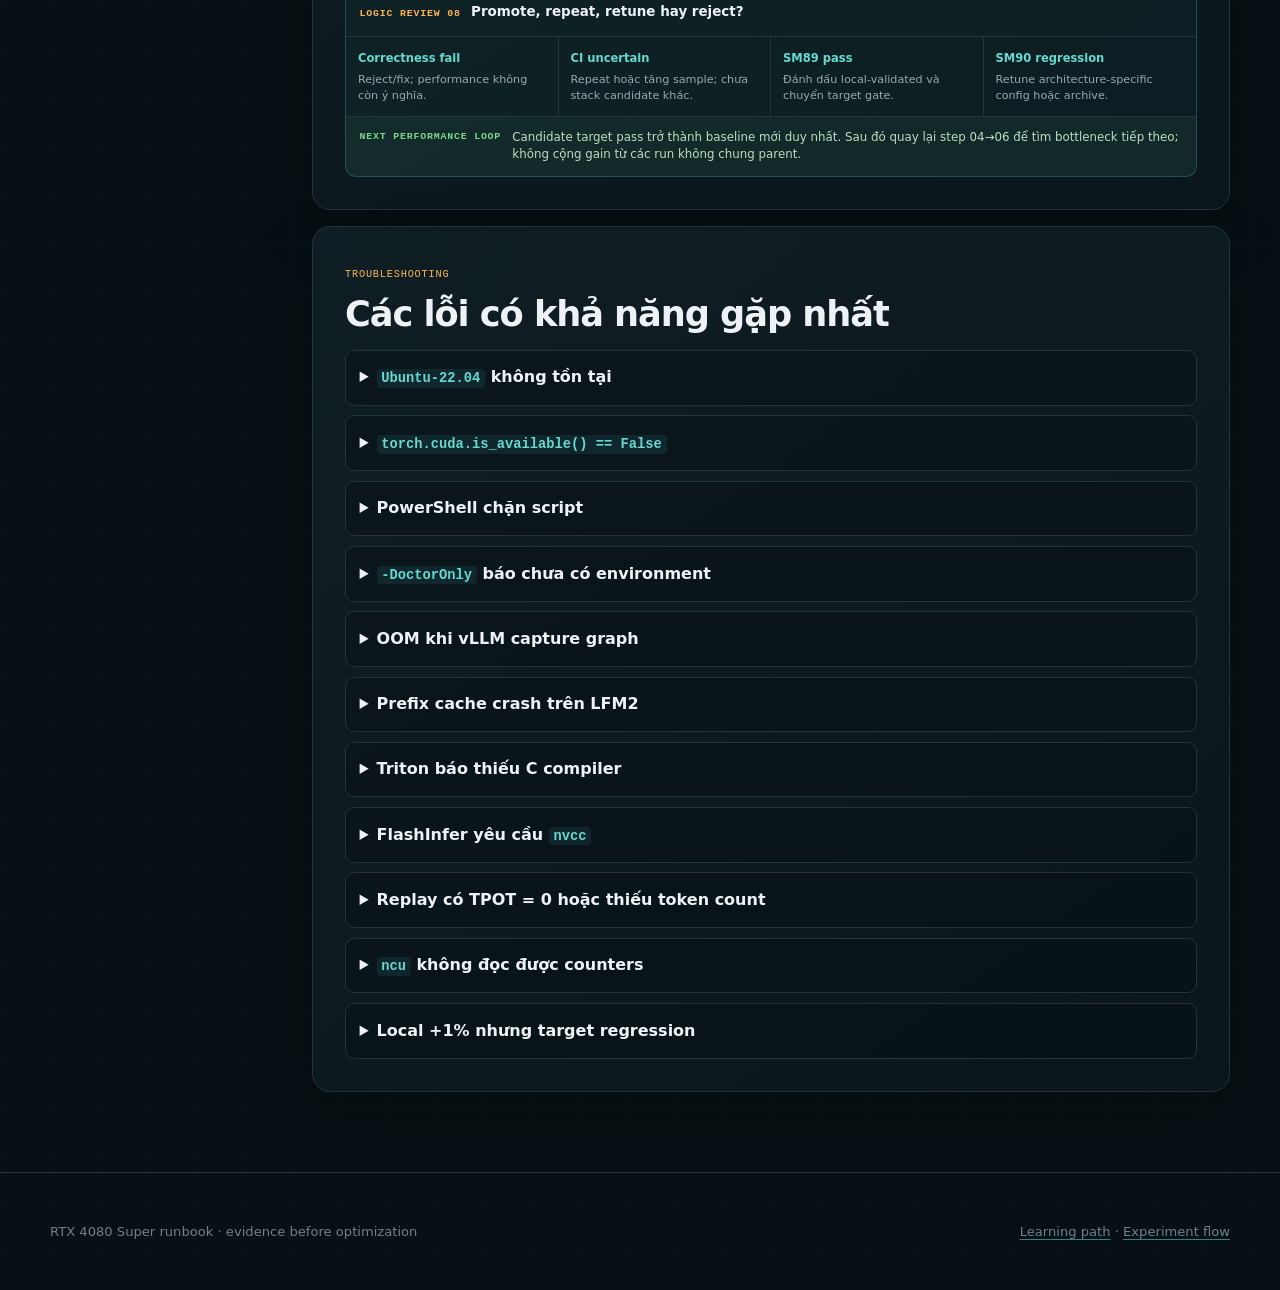
<file: docs/reproduce-rtx4080.html>
<!doctype html>
<html lang="vi">
  <head>
    <meta charset="utf-8">
    <meta name="viewport" content="width=device-width, initial-scale=1">
    <meta name="description" content="Runbook chi tiết để tái tạo pipeline tối ưu vLLM và LFM2.5 trên RTX 4080 Super 16GB bằng WSL2.">
    <meta name="theme-color" content="#071014">
    <title>LFM RaceBench — Reproduce on RTX 4080 Super</title>
    <link rel="stylesheet" href="assets/site.css?v=visuals-1">
    <script src="assets/site.js" defer></script>
  </head>
  <body>
    <a class="skip-link" href="#content">Đi đến nội dung</a>
    <header class="site-header">
      <nav class="nav shell" aria-label="Điều hướng chính">
        <a class="brand" href="index.html"><span class="brand-mark" aria-hidden="true">RB</span><span>LFM RaceBench</span></a>
        <button class="nav-toggle" type="button" data-nav-toggle aria-expanded="false" aria-controls="main-nav" aria-label="Mở menu">☰</button>
        <div class="nav-links" id="main-nav" data-nav-links>
          <a href="problem.html">Problem</a><a href="index.html">Experiment</a><a href="learn.html">Learning</a><a href="reproduce-rtx4080.html" aria-current="page">RTX 4080</a><a href="analysis.html">Documents</a><a href="https://github.com/buicongnguyen/cuda-vllm-optimize">GitHub ↗</a>
        </div>
      </nav>
    </header>

    <main id="content">
      <section class="article-hero reproduce-hero">
        <div class="shell hero-grid">
          <div>
            <p class="eyebrow">Local reproduction · Windows + WSL2 · Ada SM89</p>
            <h1>Reproduce trên<br><span>RTX 4080 Super.</span></h1>
            <p class="lede">Một runbook từ máy trắng đến raw timestamps: chuẩn bị WSL2, pin environment, serve LFM2.5, replay 70 × 6 turns, profile, A/B config và mở đường cho kernel work.</p>
            <div class="hero-actions">
              <a class="button primary" href="#quickstart">Chạy với WSL2 →</a>
              <a class="button" href="https://github.com/buicongnguyen/cuda-vllm-optimize/blob/main/RTX4080_RUNBOOK.md">GitHub runbook ↗</a>
            </div>
          </div>
          <aside class="brief-card" aria-label="Target local">
            <h2>Local target</h2>
            <div class="brief-row"><span>GPU</span><strong>RTX 4080 Super</strong></div>
            <div class="brief-row"><span>Architecture</span><strong>Ada · SM89</strong></div>
            <div class="brief-row"><span>VRAM</span><strong>16 GB GDDR6X</strong></div>
            <div class="brief-row"><span>Runtime</span><strong>WSL2 · Linux</strong></div>
            <div class="brief-row"><span>Model</span><strong>LFM2.5 · 1.17B</strong></div>
            <div class="brief-row"><span>Verified</span><strong>Smoke 4/4 · A/B/A 1,260/1,260</strong></div>
            <span class="status">Method reproduction—not H200 score equivalence</span>
          </aside>
        </div>
      </section>

      <section class="section compact-section">
        <div class="shell">
          <div class="repro-flow" aria-label="Các phase reproduction">
            <a href="#contract"><b>00</b><span>Scope</span></a><i>→</i>
            <a href="#setup"><b>01</b><span>WSL</span></a><i>→</i>
            <a href="#install"><b>02</b><span>Install</span></a><i>→</i>
            <a href="#baseline"><b>03</b><span>Baseline</span></a><i>→</i>
            <a href="#replay"><b>04</b><span>Replay</span></a><i>→</i>
            <a href="#matrix"><b>05</b><span>A/B</span></a><i>→</i>
            <a href="#profile"><b>06</b><span>Profile</span></a><i>→</i>
            <a href="#implement"><b>07</b><span>Patch</span></a><i>→</i>
            <a href="#decide"><b>08</b><span>Decide</span></a>
          </div>
        </div>
      </section>

      <section class="section runbook-section">
        <div class="shell runbook-layout">
          <aside class="runbook-toc" aria-label="Mục lục runbook">
            <strong>On this page</strong>
            <a href="#quickstart">Quickstart · Ubuntu 22.04</a>
            <a href="#contract">00 · Reproduction contract</a>
            <a href="#setup">01 · Windows + WSL2</a>
            <a href="#install">02 · Pin environment</a>
            <a href="#baseline">03 · Start baseline</a>
            <a href="#replay">04 · 70 × 6 replay</a>
            <a href="#matrix">05 · Experiment matrix</a>
            <a href="#profile">06 · Nsight evidence</a>
            <a href="#implement">07 · Implementation path</a>
            <a href="#decide">08 · Promotion gate</a>
            <a href="#troubleshoot">Troubleshooting</a>
          </aside>

          <div class="runbook-content">
            <section class="run-step panel" id="quickstart">
              <span class="run-index">RECOMMENDED PATH / WINDOWS → UBUNTU 22.04 WSL2</span>
              <h2>Ba commands để setup, đo baseline và chạy A/B/A</h2>
              <p>Dùng route này khi repository đang nằm trên Windows. Mở PowerShell tại <strong>repository root</strong>; launcher sẽ tự mirror source sang WSL ext4, nên vLLM không benchmark trực tiếp từ <code>/mnt/c</code>.</p>
              <h3>0. Preflight — chạy một lần</h3>
              <pre><code>wsl --list --verbose
wsl -d Ubuntu-22.04 -- cat /etc/os-release
wsl -d Ubuntu-22.04 -- nvidia-smi

# Expected: Ubuntu-22.04 là VERSION 2 và GPU là RTX 4080 SUPER.</code></pre>
              <h3>1. Setup + smoke — phải pass trước</h3>
              <pre><code>cd C:\path\to\cuda_vllm_optimize
.\scripts\rtx4080_bootstrap.ps1 -Run smoke</code></pre>
              <div class="run-check"><b>PASS</b><span>Output có <code>Overall: READY</code>, <code>successful: 4</code>, <code>failed: 0</code> và đường dẫn <code>Artifacts:</code>.</span></div>
              <h3>2. Baseline — 420 requests</h3>
              <pre><code>.\scripts\rtx4080_bootstrap.ps1 -Run baseline</code></pre>
              <div class="run-check"><b>PASS</b><span>Summary có <code>"requested": 420</code>, <code>"successful": 420</code>, <code>"failed": 0</code>. Smoke latency không thay thế baseline này.</span></div>
              <h3>3. A/B/A — 1,260 requests + drift guard</h3>
              <pre><code>.\scripts\rtx4080_bootstrap.ps1 -Run aba</code></pre>
              <div class="run-check"><b>READ</b><span>Mở <code>comparison.json</code> và đọc <code>decision.classification</code> cùng <code>decision.promote</code>; không kết luận chỉ từ ERS candidate.</span></div>
              <aside class="spec-callout"><strong>Quan trọng:</strong> <code>-DoctorOnly</code> chỉ chạy sau setup. Kết quả nằm trong <code>~/src/cuda-vllm-optimize/results/rtx4080/</code> của WSL, không nằm cạnh Windows checkout.</aside>
              <div class="logic-review">
                <div class="logic-head"><span>RUN CONTRACT</span><b>Một gate pass mới đi sang gate kế tiếp</b></div>
                <div class="logic-grid">
                  <div><small>ENV</small><p>Ubuntu 22.04 · WSL version 2 · GPU visible.</p></div>
                  <div><small>FUNCTION</small><p>Smoke 4/4 chứng minh model/stream/evidence path.</p></div>
                  <div><small>MEASURE</small><p>Baseline 420/420 mới tạo latency sample.</p></div>
                  <div><small>DECIDE</small><p>A/B/A + R0′ mới có quyền xét performance.</p></div>
                </div>
                <div class="next-step"><span>ROUTES</span><p>Repository trên Windows → dùng PowerShell ở trên. Repository clone trực tiếp trong <code>~/src</code> → dùng <code>bash scripts/rtx4080_setup_wsl.sh</code>; không trộn hai route.</p></div>
              </div>
            </section>

            <section class="run-step panel" id="contract">
              <span class="run-index">00 / REPRODUCTION CONTRACT</span>
              <h2>Định nghĩa “reproduce” trước khi cài gì</h2>
              <p>Máy này đủ sức chạy model 1.17B và tái tạo quy trình engineering. Nó không phải proxy định lượng cho H200 MIG. Kết quả local dùng để loại candidate sai, tìm bug và học bottleneck; candidate thắng local vẫn phải retest trên target.</p>
              <div class="requirement-table compact-table">
                <table>
                  <thead><tr><th>Work item</th><th>RTX 4080S làm được?</th><th>Kết luận được phép</th></tr></thead>
                  <tbody>
                    <tr><td>vLLM request lifecycle, 70 × 6 causal turns</td><td><span class="evidence verified">Có · đã chạy</span></td><td>Harness và semantics hoạt động.</td></tr>
                    <tr><td>TTFT/TPOT A/B trên cùng máy</td><td><span class="evidence verified">Có · đã chạy</span></td><td>Candidate local thắng/thua với noise đã đo.</td></tr>
                    <tr><td>CUDA Graph, prefix cache, scheduler, FP8</td><td><span class="evidence derived">Một phần</span></td><td>Đã chạy: CUDA Graph mặc định và prefix cache. Chưa chạy: scheduler A/B và FP8 — FP8 KV trên SM89 có thể cần backend FlashInfer JIT (đòi <code>nvcc</code>), setup hiện tránh path này.</td></tr>
                    <tr><td>Triton correctness và SM89 tuning</td><td><span class="evidence derived">Có thể · chưa chạy</span></td><td>Kernel đúng và nhanh trên Ada SM89, sau khi làm.</td></tr>
                    <tr><td>H200 MIG TTFT/TPOT hoặc contest ERS</td><td><span class="evidence unknown">Không</span></td><td>Không extrapolate số tuyệt đối.</td></tr>
                  </tbody>
                </table>
              </div>
              <aside class="spec-callout"><strong>Missing inputs:</strong> prompt set, output-length distribution, λ, evaluator aggregation và official vLLM image chưa có. Runbook dùng workload emulator có seed; thay chúng ngay khi nhận được evaluator thật.</aside>
              <figure class="aba-result-visual" role="img" aria-label="Verified RTX 4080 A B A block, re-analysed: mean TTFT made the prefix-cache candidate look faster and the baseline look drifted, but both came from five cold-start requests in the first baseline; median TTFT shows the candidate slightly slower">
                <figcaption><span>VERIFIED · 420 REQUESTS PER STAGE · 0 FAILURES · RE-ANALYSED 2026-09-26</span><h3>Mean nói “faster + drift”; raw data nói “cold start”</h3><p>Bar ngắn hơn tốt hơn cho latency; ERS dài hơn tốt hơn. Năm request đầu của R0 mất 897–1,082 ms vì Triton JIT trên server vừa khởi động (median cả stage ≈17 ms). Chính chúng tạo ra cả gain của B lẫn “drift” của R0′.</p></figcaption>
                <div class="aba-metric">
                  <strong>Mean TTFT ↓ · as measured</strong>
                  <div class="aba-bar-row"><b>R0</b><span style="--w:100%"></span><em>31.579 ms</em></div>
                  <div class="aba-bar-row"><b>B</b><span style="--w:62.5%"></span><em>19.729 ms</em></div>
                  <div class="aba-bar-row"><b>R0′</b><span style="--w:56.2%"></span><em>17.743 ms</em></div>
                </div>
                <div class="aba-metric">
                  <strong>Median TTFT ↓ · robust to the 5 cold requests</strong>
                  <div class="aba-bar-row"><b>R0</b><span style="--w:94.6%"></span><em>16.783 ms</em></div>
                  <div class="aba-bar-row"><b>B</b><span style="--w:100%"></span><em>17.738 ms</em></div>
                  <div class="aba-bar-row"><b>R0′</b><span style="--w:92.1%"></span><em>16.344 ms</em></div>
                </div>
                <div class="aba-metric">
                  <strong>Quoted-formula ERS ↑ · as measured</strong>
                  <div class="aba-bar-row"><b>R0</b><span style="--w:93.4%"></span><em>65.832</em></div>
                  <div class="aba-bar-row"><b>B</b><span style="--w:99.6%"></span><em>70.184</em></div>
                  <div class="aba-bar-row"><b>R0′</b><span style="--w:100%"></span><em>70.460</em></div>
                </div>
                <div class="aba-verdict"><b>DO NOT PROMOTE</b><span>Bỏ 10 arrivals đầu (post hoc): không phát hiện drift (R0′−R0 TTFT −0.31 ms, CI [−0.71, +0.004]). B chậm hơn cả R0 (+0.67 ms [0.27, 1.00]) lẫn R0′ (+0.97 ms [0.70, 1.24]) về TTFT, chậm ở turns 1–4 và nhanh ở turns 5–6; ΔERS so với trung điểm R0/R0′ = +0.14 [−0.02, +0.36] → uncertain. Harness nay warm-up, giữ prompt giống hệt giữa các stage và quyết định bằng CI của ΔERS; cần chạy lại block trên GPU rảnh.</span></div>
                <p class="chart-note"><span>Local emulator, seed 2025, λ assumed 7 req/s. Fixed compare script: <code>inconclusive_outlier_dominated</code>.</span><a href="https://github.com/buicongnguyen/cuda-vllm-optimize/blob/main/data/rtx4080-verified-aba-summary.json">Machine-readable summary ↗</a></p>
              </figure>
              <div class="logic-review">
                <div class="logic-head"><span>LOGIC REVIEW 00</span><b>Local experiment có quyền trả lời câu hỏi nào?</b></div>
                <div class="logic-grid">
                  <div><small>INPUT</small><p>Local SM89/16GB và narrative target SM90 MIG/18GB.</p></div>
                  <div><small>EVIDENCE</small><p>Applicability table + danh sách official inputs còn thiếu.</p></div>
                  <div><small>INTERPRET</small><p>Local có thể falsify candidate; không thể xác nhận target score.</p></div>
                  <div><small>DECIDE</small><p>Gắn evidence label <em>local-only</em> cho tới khi target retest.</p></div>
                </div>
                <div class="next-step"><span>NEXT</span><p>Nếu scope này được chấp nhận, kiểm chứng CUDA runtime. Nếu cần “reproduce contest score”, dừng và lấy evaluator/prompt/image chính thức trước.</p></div>
              </div>
            </section>

            <section class="run-step panel" id="setup">
              <span class="run-index">01 / WINDOWS HOST → WSL2</span>
              <h2>Chuẩn bị runtime Linux mà không phá driver</h2>
              <p>vLLM GPU quickstart yêu cầu Linux. Trên Windows, đường thực dụng là WSL2. Driver nằm ở Windows host và được map vào WSL; không cài Linux NVIDIA display driver bên trong WSL.</p>
              <p class="run-note"><strong>Verified on this PC · 2026-08-02:</strong> RTX 4080 Super, compute capability 8.9, 16,376 MiB, driver 591.86; Ubuntu 22.04 WSL2 kernel 6.18.33.2. Smoke path đã load model và hoàn tất 4/4 streaming requests.</p>
              <h3>A. PowerShell — kiểm tra distro đã có</h3>
              <pre><code>wsl --list --verbose
wsl -d Ubuntu-22.04 -- nvidia-smi

# Chỉ khi máy chưa có Ubuntu:
wsl --install -d Ubuntu-22.04
wsl --update</code></pre>
              <h3>B. Trong Ubuntu/WSL</h3>
              <pre><code>nvidia-smi
uname -a
cat /etc/os-release

# Expected: RTX 4080 SUPER xuất hiện và WSL2 kernel được nhận diện.
# Không chạy: sudo apt install nvidia-driver-*</code></pre>
              <div class="run-check"><b>PASS</b><span><code>nvidia-smi</code> trong WSL thấy RTX 4080 Super, 16GB VRAM và driver version; distro ở WSL version 2.</span></div>
              <div class="logic-review">
                <div class="logic-head"><span>LOGIC REVIEW 01</span><b>Runtime failure hay code performance?</b></div>
                <div class="logic-grid">
                  <div><small>QUESTION</small><p>Linux process có thực sự truy cập CUDA device đúng không?</p></div>
                  <div><small>EVIDENCE</small><p>WSL2 version, driver, CC 8.9, total/free VRAM và idle process list.</p></div>
                  <div><small>INTERPRET</small><p>CUDA unavailable/OOM tại đây là environment defect, chưa phải vLLM bottleneck.</p></div>
                  <div><small>DECIDE</small><p>Không tune model cho tới khi preflight ổn định sau reboot.</p></div>
                </div>
                <div class="next-step"><span>NEXT</span><p>Runtime pass → tạo environment pinned. Runtime fail → sửa WSL/driver rồi chạy lại đúng preflight, không thêm vLLM flags.</p></div>
              </div>
              <div class="source-strip"><a href="https://learn.microsoft.com/en-us/windows/wsl/install">Microsoft WSL install ↗</a><a href="https://docs.nvidia.com/cuda/archive/13.2.0/wsl-user-guide/index.html">NVIDIA CUDA on WSL ↗</a><a href="https://www.nvidia.com/en-us/geforce/graphics-cards/40-series/rtx-4080-family/">RTX 4080 Super specs ↗</a></div>
            </section>

            <section class="run-step panel" id="install">
              <span class="run-index">02 / REPRODUCIBLE ENVIRONMENT</span>
              <h2>Một lệnh pin environment và mirror sang WSL ext4</h2>
              <p>Chạy từ repo root trong PowerShell. Script giữ Windows checkout làm source, mirror sang <code>~/src/cuda-vllm-optimize</code>, tạo venv riêng, pin vLLM/model stack và chạy doctor. Không benchmark trực tiếp từ <code>/mnt/c</code>.</p>
              <pre><code># Setup + end-to-end smoke test
.\scripts\rtx4080_bootstrap.ps1 -Run smoke

# Setup only
.\scripts\rtx4080_bootstrap.ps1

# Post-setup doctor only
.\scripts\rtx4080_bootstrap.ps1 -DoctorOnly</code></pre>
              <p class="run-note"><strong>Hai route tách biệt:</strong> Windows checkout dùng PowerShell và WSL mirror như trên. Nếu clone repo trực tiếp trong <code>~/src</code>, chạy <code>bash scripts/rtx4080_setup_wsl.sh</code> bên trong Ubuntu; không trộn path của hai route.</p>
              <h3>Phần script tự thực hiện</h3>
              <pre><code>Windows repo → rsync → ~/src/cuda-vllm-optimize
                      ↓
uv + Python 3.12 → ~/.venvs/lfm-racebench-rtx4080
                      ↓
vLLM 0.25.1 + PyTorch 2.11.0/cu130 + replay harness
                      ↓
GPU/package/compiler/config doctor → model serve → 4 streamed requests</code></pre>
              <h3>Sanity check và manifest</h3>
              <pre><code>wsl -d Ubuntu-22.04
source ~/.venvs/lfm-racebench-rtx4080/bin/activate
cd ~/src/cuda-vllm-optimize
python scripts/rtx4080_lab.py doctor
python scripts/rtx4080_lab.py command</code></pre>
              <p class="run-note"><strong>Result location:</strong> PowerShell route lưu artifacts tại <code>~/src/cuda-vllm-optimize/results/rtx4080/</code> trong WSL. Mở từ Windows qua <code>\\wsl.localhost\Ubuntu-22.04\home\&lt;linux-user&gt;\src\cuda-vllm-optimize\results\rtx4080</code>.</p>
              <div class="run-check"><b>PASS</b><span>Doctor báo <code>READY</code>: CC 8.9, CUDA available, vLLM 0.25.1, PyTorch cu130, Triton host compiler và baseline config đều pass.</span></div>
              <div class="logic-review">
                <div class="logic-head"><span>LOGIC REVIEW 02</span><b>Artifact này có thể tái lập không?</b></div>
                <div class="logic-grid">
                  <div><small>QUESTION</small><p>Một run khác có dùng cùng code, defaults, wheel và driver không?</p></div>
                  <div><small>EVIDENCE</small><p>Git SHA, package lock, manifest, model revision và exact CLI help.</p></div>
                  <div><small>INTERPRET</small><p>Flag thiếu/default đổi nghĩa là version mismatch, không phải regression của candidate.</p></div>
                  <div><small>DECIDE</small><p>Freeze environment; thay version phải tạo baseline family mới.</p></div>
                </div>
                <div class="next-step"><span>NEXT</span><p>Artifact pinned → đo functional baseline. Bất kỳ package change nào sau đây phải cập nhật manifest và quay lại bước này.</p></div>
              </div>
              <div class="source-strip"><a href="https://docs.vllm.ai/en/latest/getting_started/quickstart/">vLLM Quickstart ↗</a><a href="https://docs.vllm.ai/en/latest/getting_started/installation/gpu/">vLLM GPU install ↗</a></div>
            </section>

            <section class="run-step panel" id="baseline">
              <span class="run-index">03 / FUNCTIONAL BASELINE</span>
              <h2>Khởi động cấu hình vừa 16GB trước khi tối ưu</h2>
              <p>1.17B weights chỉ là một phần VRAM; CUDA Graph, KV/convolution state, temporary buffers và allocator cũng chiếm chỗ. Baseline đã kiểm chứng dùng utilization 0.88, context 4096 và max 80 sequences.</p>
              <h3>Một lệnh tự start → health → replay → stop</h3>
              <pre><code># PowerShell
.\scripts\rtx4080_bootstrap.ps1 -Run smoke

# Hoặc trong WSL sau setup
python scripts/rtx4080_lab.py run --mode smoke</code></pre>
              <p>Launcher tự đặt <code>VLLM_USE_FLASHINFER_SAMPLER=0</code>: wheel vLLM 0.25.1 có thể JIT FlashInfer sampler trên Ada và đòi full <code>nvcc</code>; torch sampler là path không cần CUDA toolkit đầy đủ đã chạy thành công trên máy này.</p>
              <p class="run-note">Nếu OOM lúc graph capture: thử <code>--gpu-memory-utilization 0.82</code> hoặc tạm <code>--enforce-eager</code> để chẩn đoán. Đừng ghi điểm eager và graph vào cùng một baseline.</p>
              <div class="run-check"><b>PASS</b><span>Verified: model load dùng khoảng 2.2 GiB; 4 requested, 4 successful, 0 failed; raw JSONL, manifest và server log đều được lưu.</span></div>
              <div class="logic-review">
                <div class="logic-head"><span>LOGIC REVIEW 03</span><b>Baseline có functional và có headroom không?</b></div>
                <div class="logic-grid">
                  <div><small>QUESTION</small><p>Model load, graph capture, streaming và memory allocation có ổn định?</p></div>
                  <div><small>EVIDENCE</small><p>Server log, warm-up success, post-warm VRAM và deterministic response.</p></div>
                  <div><small>INTERPRET</small><p>OOM capture nhưng eager pass chỉ phân loại memory problem; eager chưa thành performance baseline.</p></div>
                  <div><small>DECIDE</small><p>Chọn một graph mode/config ổn định và giữ nguyên cho R0.</p></div>
                </div>
                <div class="next-step"><span>NEXT</span><p>Functional pass → chạy full replay và đo client semantics. Nếu VRAM sát trần, ưu tiên capacity experiment trước kernel work.</p></div>
              </div>
            </section>

            <section class="run-step panel" id="replay">
              <span class="run-index">04 / WORKLOAD + RAW TIMESTAMPS</span>
              <h2>Replay 70 conversations × 6 causal turns</h2>
              <p><code>scripts/rtx4080_replay.py</code> tạo 420 Poisson arrivals bằng exponential inter-arrival, nhưng turn N vẫn chờ turn N−1 của cùng conversation. Client parse SSE, lưu submit/first/last timestamp, server usage token count, TTFT, TPOT, status và error thành JSONL.</p>
              <pre><code># PowerShell: setup/re-sync rồi chạy full R0
.\scripts\rtx4080_bootstrap.ps1 -Run baseline

# WSL: cùng orchestration, không cần tự quản lý server
python scripts/rtx4080_lab.py run --mode baseline

# Thay workload assumption nếu evaluator chính thức khác
python scripts/rtx4080_lab.py run --mode baseline \
  --conversations 70 --turns 6 --rate 7 --max-tokens 64 --seed 2025</code></pre>
              <h3>Implementation flow trong replay client</h3>
              <pre><code>await warm_up(conversations=4, turns=2)       # unrecorded; absorbs cold-start JIT
run_start = perf_counter()                    # measured clock starts after warm-up
arrival = poisson_arrivals(conversations=70, turns=6, request_rate=7, seed=2025)

if turn &gt; 1:
    await previous_turn_completed.wait()       # preserve conversation causality
await sleep_until(run_start + scheduled_s)    # preserve planned arrival when possible

submitted = perf_counter()
async for sse_line in streamed_response:
    if finish_reason:
        finished = perf_counter()             # EOS arrives here, without content
    if content_delta:
        first_token = first_token or perf_counter()
        last_content = perf_counter()

last_token = max(last_content, finished)       # N counts EOS, so end at its chunk
ttft_ms = (first_token - submitted) * 1000
tpot_ms = (last_token - first_token) * 1000 / (completion_tokens - 1)</code></pre>
              <p class="run-note"><strong>Measurement boundary:</strong> đây là client-observed latency, gồm local HTTP/frontend. <code>completion_tokens</code> lấy từ server usage và có tính token EOS; EOS không có content nên đến trong finish chunk một decode step sau content cuối, và interval kết thúc ở đó. Nếu server không gửi usage, script ghi rõ <code>content_event_fallback</code> và dùng content chunk cuối. SSE chunk không được giả định luôn bằng một token.</p>
              <div class="implementation-links"><a href="https://github.com/buicongnguyen/cuda-vllm-optimize/blob/main/scripts/rtx4080_replay.py"><b>Full replay client</b><span>async scheduling, SSE parsing, causal history, JSONL evidence ↗</span></a><a href="https://github.com/buicongnguyen/cuda-vllm-optimize/blob/main/scripts/rtx4080_manifest.py"><b>Hardware manifest</b><span>driver, CUDA, packages, SM count, clocks and VRAM ↗</span></a></div>
              <div class="run-check"><b>PASS</b><span>Summary báo <code>requested=420</code>, <code>successful=420</code>, <code>failed=0</code>, <code>metric_eligible=420</code>; mọi request dùng <code>server_usage</code> nếu server hỗ trợ.</span></div>
              <div class="logic-review">
                <div class="logic-head"><span>LOGIC REVIEW 04</span><b>Metric đang đo server hay đo lỗi của harness?</b></div>
                <div class="logic-grid">
                  <div><small>QUESTION</small><p>420 requests có đúng causal history, planned arrivals và token denominator không?</p></div>
                  <div><small>EVIDENCE</small><p>Raw JSONL, <code>server_usage</code>, error count và <code>submitted_s − scheduled_s</code>.</p></div>
                  <div><small>INTERPRET</small><p>Schedule lag lớn có thể do causal wait/client; fallback SSE event count không đủ xác nhận TPOT.</p></div>
                  <div><small>DECIDE</small><p>Chỉ dùng run làm performance evidence khi semantics và metric boundary đều pass.</p></div>
                </div>
                <div class="next-step"><span>NEXT</span><p>Chạy R0 ít nhất ba lần để có noise floor. Có hypothesis config cụ thể → step 05 A/B; chưa biết bottleneck → đi thẳng step 06 profile R0. Harness fail → sửa replay trước.</p></div>
              </div>
              <div class="source-strip"><a href="https://docs.vllm.ai/en/latest/cli/bench/serve/">vLLM benchmark semantics ↗</a><a href="https://numpy.org/doc/stable/reference/random/generated/numpy.random.exponential.html">Poisson inter-arrivals ↗</a></div>
            </section>

            <section class="run-step panel" id="matrix">
              <span class="run-index">05 / ONE CHANGE PER RUN</span>
              <h2>Ma trận A/B/A phù hợp RTX 4080 Super</h2>
              <p>Mỗi row khởi động server mới, chạy cùng warm-up không ghi nhận (<code>--warmup-conversations 4</code>, hai turns mỗi conversation) để Triton JIT của server mới không rơi vào request đo, rồi chạy cùng seed/prompt/max tokens và lưu result riêng. R0 xuất hiện lại sau candidate để phát hiện thermal/clock drift.</p>
              <div class="requirement-table compact-table">
                <table>
                  <thead><tr><th>Run</th><th>One change</th><th>Server delta</th><th>Kill criterion</th></tr></thead>
                  <tbody>
                    <tr><td>R0</td><td>BF16/default baseline</td><td><code>rtx4080-r0.args</code> (prefix caching tắt tường minh)</td><td>420/420 thành công</td></tr>
                    <tr><td>R1</td><td>Prefix cache (bundle trên hybrid)</td><td><code>--enable-prefix-caching --mamba-cache-mode=align</code></td><td>Crash, quality mismatch hoặc ΔERS CI dưới 0</td></tr>
                    <tr><td>R2</td><td>CUDA Graph off</td><td><code>-cc.cudagraph_mode=NONE</code> (không dùng <code>--enforce-eager</code>: flag đó tắt cả torch.compile)</td><td>Dùng để định lượng graph benefit, không promote nếu chậm</td></tr>
                    <tr><td>R3</td><td>Weight FP8</td><td><code>--quantization fp8</code></td><td>OOM load, quality fail hoặc TPOT regression</td></tr>
                    <tr><td>R4</td><td>KV FP8</td><td><code>--kv-cache-dtype fp8</code></td><td>Quality fail hoặc capacity gain không dùng được</td></tr>
                    <tr><td>R5</td><td>Batch token budget</td><td><code>--max-num-batched-tokens 8192</code></td><td>TTFT/tail regression lớn hơn TPOT gain</td></tr>
                    <tr><td>R0′</td><td>Baseline return</td><td>Giống R0</td><td>Drift vượt repeat noise → invalidate block</td></tr>
                  </tbody>
                </table>
              </div>
              <h3>Chạy trọn R0/B/R0′ bằng một command</h3>
              <pre><code># PowerShell
.\scripts\rtx4080_bootstrap.ps1 -Run aba

# WSL
python scripts/rtx4080_lab.py run --mode aba

# Candidate khác: copy args, đổi đúng một variable, rồi audit/run
python scripts/rtx4080_lab.py run --mode aba \
  --candidate-config configs/vllm/my-one-change.args</code></pre>
              <h3>Paired statistics + drift guard</h3>
              <p>Orchestrator tự giữ cùng seed/workload, chạy từng server riêng rồi xuất mean/median/p95/p99, bootstrap 95% CI (resample theo conversation), faster/slower/uncertain, ΔERS và R0→R0′ drift. Quyết định dựa trên CI của ΔERS so với trung điểm R0/R0′ (bootstrap theo conversation); từng latency metric là chẩn đoán, metric chậm hơn được ghi là trade-off. Một metric “faster” theo mean mà median paired delta không âm được xếp <code>inconclusive_outlier_dominated</code>. Replay mặc định dùng canned history và fixed output length, ghi <code>prompt_sha256</code>, nên mỗi request là cùng một prompt ở cả ba stage. <code>experiment-plan.json</code> ghi exact command và diff của candidate: prefix caching cùng mode <code>align</code> mà vLLM bật kèm cho model hybrid.</p>
              <p class="run-note">LFM2 là model hybrid có inner state; behavior cache có thể đổi theo vLLM version. Vì vậy config pin 0.25.1 và candidate phải qua smoke/correctness gate trước khi diễn giải performance.</p>
              <div class="logic-review">
                <div class="logic-head"><span>LOGIC REVIEW 05</span><b>Candidate thắng thật hay chỉ trúng noise?</b></div>
                <div class="logic-grid">
                  <div><small>QUESTION</small><p>Paired TTFT/TPOT delta có nhất quán và lớn hơn R0→R0′ drift?</p></div>
                  <div><small>EVIDENCE</small><p>Per-request delta, bootstrap 95% CI, failure count, ERS delta và baseline return.</p></div>
                  <div><small>INTERPRET</small><p>CI qua 0 = uncertain; candidate nhanh nhưng R0′ drift tương đương = chưa causal.</p></div>
                  <div><small>DECIDE</small><p>Faster + correctness pass → profile; uncertain → repeat; slower/error → archive.</p></div>
                </div>
                <div class="next-step"><span>NEXT</span><p>Chỉ profile candidate có signal. Dùng loại metric bị ảnh hưởng để chọn profiler question: TTFT → queue/prefill; TPOT → decode/launch/memory.</p></div>
              </div>
              <div class="implementation-links"><a href="https://github.com/buicongnguyen/cuda-vllm-optimize/blob/main/scripts/rtx4080_compare.py"><b>A/B/A comparison code</b><span>paired deltas, p95/p99, bootstrap CI and drift report ↗</span></a></div>
              <div class="source-strip"><a href="https://docs.vllm.ai/en/stable/api/vllm/model_executor/models/lfm2.html">vLLM LFM2 source/API ↗</a><a href="https://docs.vllm.ai/en/latest/features/quantization/quantized_kvcache/">FP8 KV cache ↗</a><a href="https://docs.vllm.ai/en/latest/design/cuda_graphs/">CUDA Graph modes ↗</a></div>
            </section>

            <section class="run-step panel" id="profile">
              <span class="run-index">06 / SYSTEMS → COMPUTE</span>
              <h2>Profile critical path, không profile cả thế giới</h2>
              <figure class="profile-lanes" aria-labelledby="profile-lanes-title">
                <figcaption><span>ONE SHARED TIME AXIS</span><h3 id="profile-lanes-title">Correlate client, CPU và GPU trước khi chọn profiler</h3></figcaption>
                <div class="profile-lane" role="img" aria-label="Client lane contains submit, first token and stream; CPU lane contains frontend, queue, scheduler and launch gaps; GPU lane contains prefill, graph replay and decode kernels">
                  <strong>CLIENT</strong><div class="lane-track"><span class="lane-block client-submit">submit</span><span class="lane-block client-first">first token</span><span class="lane-block client-stream">stream</span></div>
                  <strong>CPU</strong><div class="lane-track"><span class="lane-block cpu-front">frontend</span><span class="lane-block cpu-queue">queue</span><span class="lane-block cpu-gap">host gap</span><span class="lane-block cpu-launch">launch</span></div>
                  <strong>GPU</strong><div class="lane-track"><span class="lane-block gpu-prefill">prefill</span><span class="lane-block gpu-graph">graph replay</span><span class="lane-block gpu-decode">decode</span></div>
                </div>
                <div class="profile-lane-note"><span>Client timestamps → end-to-end symptom</span><span>Systems → critical-path gap/kernel</span><span>Compute → selected kernel counters</span></div>
              </figure>
              <h3>A. Nsight Systems: server timeline</h3>
              <pre><code># Terminal A — profile đúng R0 server; lệnh serve lấy từ config đã pin.
# Flags theo vLLM profiling guide: theo dõi EngineCore child process, tách node
# trong CUDA Graph, và chỉ capture giữa /start_profile và /stop_profile để
# model load, compile và graph capture không lấp đầy report.
export VLLM_USE_FLASHINFER_SAMPLER=0
nsys profile --trace=cuda,nvtx,osrt --sample=none \
  --trace-fork-before-exec=true --cuda-graph-trace=node \
  --capture-range=cudaProfilerApi --capture-range-end=repeat \
  --output=results/rtx4080/R0-systems --force-overwrite=true \
  $(python scripts/rtx4080_lab.py command --config configs/vllm/rtx4080-r0.args) \
  --profiler-config.profiler cuda

# Terminal B — warm-up ngoài cửa sổ capture, rồi chỉ capture replay đại diện
python scripts/rtx4080_replay.py --conversations 4 --turns 2 --rate 2 \
  --warmup-conversations 0 --output results/rtx4080/profile-warmup.jsonl
curl -X POST http://127.0.0.1:8000/start_profile
python scripts/rtx4080_replay.py --conversations 8 --turns 2 --rate 2 \
  --max-tokens 32 --warmup-conversations 0 \
  --output results/rtx4080/profile-replay.jsonl
curl -X POST http://127.0.0.1:8000/stop_profile

# Dừng server (Ctrl-C ở Terminal A) để nsys ghi report, rồi đọc summary
nsys stats results/rtx4080/R0-systems.nsys-rep</code></pre>
              <h3>B. Nsight Compute: chỉ kernel đã chọn</h3>
              <pre><code># Lấy exact kernel name từ Systems trước.
ncu --set roofline --target-processes all \
  --kernel-name regex:YOUR_CONFIRMED_KERNEL \
  --launch-count 5 \
  --output results/rtx4080/selected-kernel \
  python your_kernel_microbench.py</code></pre>
              <div class="evidence-chain">
                <div><b>Systems evidence</b><span>host gap, sync, launch count, kernel duration, prefill/decode bucket</span></div><i>→</i><div><b>Hypothesis</b><span>launch-bound, bandwidth-bound hoặc occupancy-limited</span></div><i>→</i><div><b>Compute counter</b><span>achieved bandwidth, SOL throughput, registers, occupancy</span></div>
              </div>
              <p class="run-note">Nsight Compute trong WSL2 cần supported Windows build/driver và GPU performance counters được enable trên Windows host. Profiler overhead không được trộn vào score run.</p>
              <div class="logic-review">
                <div class="logic-head"><span>LOGIC REVIEW 06</span><b>Critical path bị giới hạn bởi resource nào?</b></div>
                <div class="logic-grid">
                  <div><small>QUESTION</small><p>Latency nằm ở host gap, synchronization, memory traffic hay kernel execution?</p></div>
                  <div><small>EVIDENCE</small><p>Systems timeline trước; selected kernel counters sau; bucket prefill/decode/batch size.</p></div>
                  <div><small>INTERPRET</small><p>Host gap → graph/frontend; bandwidth cao → traffic; register pressure → fusion có thể phản tác dụng.</p></div>
                  <div><small>DECIDE</small><p>Chọn đúng một intervention với removable cost lớn hơn noise floor.</p></div>
                </div>
                <div class="next-step"><span>NEXT</span><p>Nếu config/runtime giải quyết bottleneck, quay lại matrix. Chỉ đi tới code patch khi profiler cho operator/kernel cụ thể và upper-bound đủ lớn.</p></div>
              </div>
              <div class="source-strip"><a href="https://docs.nvidia.com/nsight-systems/UserGuide/">Nsight Systems guide ↗</a><a href="https://docs.nvidia.com/nsight-compute/NsightComputeCli/index.html">Nsight Compute CLI ↗</a><a href="https://docs.nvidia.com/nsight-compute/ReleaseNotes/topics/system-requirements.html">Nsight WSL requirements ↗</a></div>
            </section>

            <section class="run-step panel" id="implement">
              <span class="run-index">07 / CODE CHANGE PATH</span>
              <h2>Từ Python patch đến Triton kernel mà không mất baseline</h2>
              <h3>Level 1 — Python-only vLLM edit</h3>
              <pre><code>cd ~/src
git clone git@github.com:vllm-project/vllm.git vllm-dev
cd vllm-dev
git checkout YOUR_PINNED_COMMIT
git switch -c rtx4080/shortconv-measurement

# Reuse precompiled native libraries; chỉ hợp lệ cho Python changes.
VLLM_USE_PRECOMPILED=1 uv pip install --editable . --torch-backend=auto
python -c "import vllm; print(vllm.__file__)"</code></pre>
              <h3>Level 2 — kernel contract trước implementation</h3>
              <pre><code>def optimized_shortconv(x, state, *, activation, dtype):
    if not supported_shape(x, state) or dtype not in (torch.float16, torch.bfloat16):
        return reference_shortconv(x, state, activation=activation)
    return triton_shortconv(x, state, activation=activation)

# Required matrix before benchmark:
# batch: 1, 2, 8, 32, 70, 128
# dtype: FP16, BF16; odd/tail shapes; contiguous/non-contiguous
# values: zeros, random, large/small magnitude
# state: compare output AND updated recurrent state
torch.testing.assert_close(actual_output, reference_output, rtol=..., atol=...)
torch.testing.assert_close(actual_state, reference_state, rtol=..., atol=...)</code></pre>
              <h3>Level 3 — benchmark ladder</h3>
              <ol class="run-list">
                <li>Correctness matrix trên SM89.</li>
                <li>Microbenchmark sau JIT warm-up, report p50 và distribution.</li>
                <li>Nsight counters: register pressure, occupancy và HBM/GDDR traffic.</li>
                <li>End-to-end R0/K/R0′ bằng 420-request replay.</li>
                <li>Retest trên SM90 H200 MIG; autotune config local không được hardcode làm universal default.</li>
              </ol>
              <p class="run-note"><strong>Important:</strong> <code>VLLM_USE_PRECOMPILED=1</code> không hợp lệ khi sửa C++/CUDA native code. Với Triton/Python kernel có thể dùng editable path; nếu thay native ABI phải full build đúng hướng dẫn của pinned vLLM.</p>
              <div class="logic-review">
                <div class="logic-head"><span>LOGIC REVIEW 07</span><b>Patch có loại bỏ work trên critical path không?</b></div>
                <div class="logic-grid">
                  <div><small>QUESTION</small><p>Patch giảm launch/bytes/sync đã đo hay chỉ làm microbenchmark đẹp?</p></div>
                  <div><small>EVIDENCE</small><p>Reference match, microbench, counters, end-to-end replay và fallback hit-rate.</p></div>
                  <div><small>INTERPRET</small><p>Micro win nhưng end-to-end neutral = ngoài critical path, bị graph che hoặc batch shape khác.</p></div>
                  <div><small>DECIDE</small><p>Chỉ giữ patch khi end-to-end CI thắng và complexity/risk có lý do.</p></div>
                </div>
                <div class="next-step"><span>NEXT</span><p>Local pass → retune cho SM90 và target replay. Local fail/uncertain → archive evidence, quay lại profiler thay vì thêm fusion khác.</p></div>
              </div>
              <div class="source-strip"><a href="https://docs.vllm.ai/en/latest/getting_started/installation/gpu/">vLLM editable/precompiled workflow ↗</a><a href="https://triton-lang.org/main/getting-started/tutorials/01-vector-add.html">Triton correctness + benchmark ↗</a><a href="https://docs.pytorch.org/tutorials/recipes/recipes/benchmark.html">PyTorch benchmark recipe ↗</a></div>
            </section>

            <section class="run-step panel" id="decide">
              <span class="run-index">08 / PROMOTION GATE</span>
              <h2>Khi nào một candidate được đi tiếp?</h2>
              <div class="promotion-grid">
                <div><span>1</span><b>Correctness</b><p>Output khớp R0 ít nhất như R0′ khớp R0 (<code>output_match_rate</code>); task metric trong tolerance; 420/420 requests hợp lệ.</p></div>
                <div><span>2</span><b>Repeatability</b><p>Gain lớn hơn noise qua ít nhất A/B/A; clocks và thermal state được ghi.</p></div>
                <div><span>3</span><b>Causal evidence</b><p>Timeline/counter giải thích được gain; không chỉ leaderboard movement.</p></div>
                <div><span>4</span><b>Target retest</b><p>SM90/MIG chạy lại correctness, autotune và end-to-end before contest submit.</p></div>
              </div>
              <pre><code>results/rtx4080/&lt;timestamp&gt;/
├── experiment-plan.json
├── doctor.json
├── R0-baseline.args
├── R0-baseline-manifest.json
├── R0-baseline-server.log
├── R0-baseline.jsonl
├── B-candidate.args / manifest / server.log / jsonl
├── R0-prime.args / manifest / server.log / jsonl
└── comparison.json</code></pre>
              <div class="run-check"><b>DONE</b><span>Candidate local được ghi là <em>SM89-validated</em>, không phải <em>H200-proven</em>. Chỉ target run mới nâng evidence state.</span></div>
              <div class="logic-review">
                <div class="logic-head"><span>LOGIC REVIEW 08</span><b>Promote, repeat, retune hay reject?</b></div>
                <div class="decision-branches">
                  <div><b>Correctness fail</b><span>Reject/fix; performance không còn ý nghĩa.</span></div>
                  <div><b>CI uncertain</b><span>Repeat hoặc tăng sample; chưa stack candidate khác.</span></div>
                  <div><b>SM89 pass</b><span>Đánh dấu local-validated và chuyển target gate.</span></div>
                  <div><b>SM90 regression</b><span>Retune architecture-specific config hoặc archive.</span></div>
                </div>
                <div class="next-step"><span>NEXT PERFORMANCE LOOP</span><p>Candidate target pass trở thành baseline mới duy nhất. Sau đó quay lại step 04→06 để tìm bottleneck tiếp theo; không cộng gain từ các run không chung parent.</p></div>
              </div>
            </section>

            <section class="run-step panel" id="troubleshoot">
              <span class="run-index">TROUBLESHOOTING</span>
              <h2>Các lỗi có khả năng gặp nhất</h2>
              <div class="trouble-grid">
                <details><summary><b><code>Ubuntu-22.04</code> không tồn tại</b></summary><p>Chạy <code>wsl --list --verbose</code>. Cài bằng PowerShell Administrator: <code>wsl --install -d Ubuntu-22.04</code>; sau đó xác nhận VERSION là 2.</p></details>
                <details><summary><b><code>torch.cuda.is_available() == False</code></b></summary><p>Kiểm tra Windows NVIDIA driver, <code>wsl --update</code>, distro là WSL2 và <code>nvidia-smi</code> trong WSL. Không cài Linux display driver để “sửa”.</p></details>
                <details><summary><b>PowerShell chặn script</b></summary><p>Chỉ bypass process hiện tại: <code>Set-ExecutionPolicy -Scope Process Bypass</code>, rồi chạy lại bootstrap command.</p></details>
                <details><summary><b><code>-DoctorOnly</code> báo chưa có environment</b></summary><p>Đây là post-setup check. Chạy <code>.\scripts\rtx4080_bootstrap.ps1</code> trước, sau đó mới dùng <code>-DoctorOnly</code>.</p></details>
                <details><summary><b>OOM khi vLLM capture graph</b></summary><p>Hạ utilization/context/capture sizes; thử eager chỉ để phân loại lỗi. Ghi rõ cấu hình nào dùng graph khi so điểm.</p></details>
                <details><summary><b>Prefix cache crash trên LFM2</b></summary><p>Smoke-test chính candidate bằng <code>run --mode smoke --baseline-config configs/vllm/rtx4080-prefix-cache.args</code>. Không copy cache flag từ docs version khác; giữ log và loại candidate nếu pinned version không hỗ trợ hybrid state.</p></details>
                <details><summary><b>Triton báo thiếu C compiler</b></summary><p>Chạy lại bootstrap. Setup cài portable Zig wrapper đã kiểm chứng khi WSL không có <code>gcc</code>/<code>clang</code>, đồng thời xử lý WSL <code>libcuda.so.1</code>.</p></details>
                <details><summary><b>FlashInfer yêu cầu <code>nvcc</code></b></summary><p>Chạy qua <code>rtx4080_lab.py</code>; launcher đặt <code>VLLM_USE_FLASHINFER_SAMPLER=0</code>. Khi serve thủ công, export biến này trước để dùng torch sampler.</p></details>
                <details><summary><b>Replay có TPOT = 0 hoặc thiếu token count</b></summary><p>Kiểm tra server trả streaming usage. Nếu một SSE event chứa nhiều tokens, fallback event count không đủ để khẳng định evaluator TPOT.</p></details>
                <details><summary><b><code>ncu</code> không đọc được counters</b></summary><p>Enable NVIDIA GPU Performance Counters ở Windows Control Panel, kiểm tra driver/build requirements và cài Linux x86 Nsight Compute trực tiếp trong WSL2.</p></details>
                <details><summary><b>Local +1% nhưng target regression</b></summary><p>Expected risk: SM89/SM90, GDDR/HBM, CPU budget, graph shapes và MIG isolation khác nhau. Giữ candidate nhưng retune/remeasure target; không average hai máy.</p></details>
              </div>
            </section>
          </div>
        </div>
      </section>
    </main>

    <footer class="footer"><div class="shell footer-grid"><span>RTX 4080 Super runbook · evidence before optimization</span><span><a href="learn.html">Learning path</a> · <a href="index.html">Experiment flow</a></span></div></footer>
  </body>
</html>
</file>
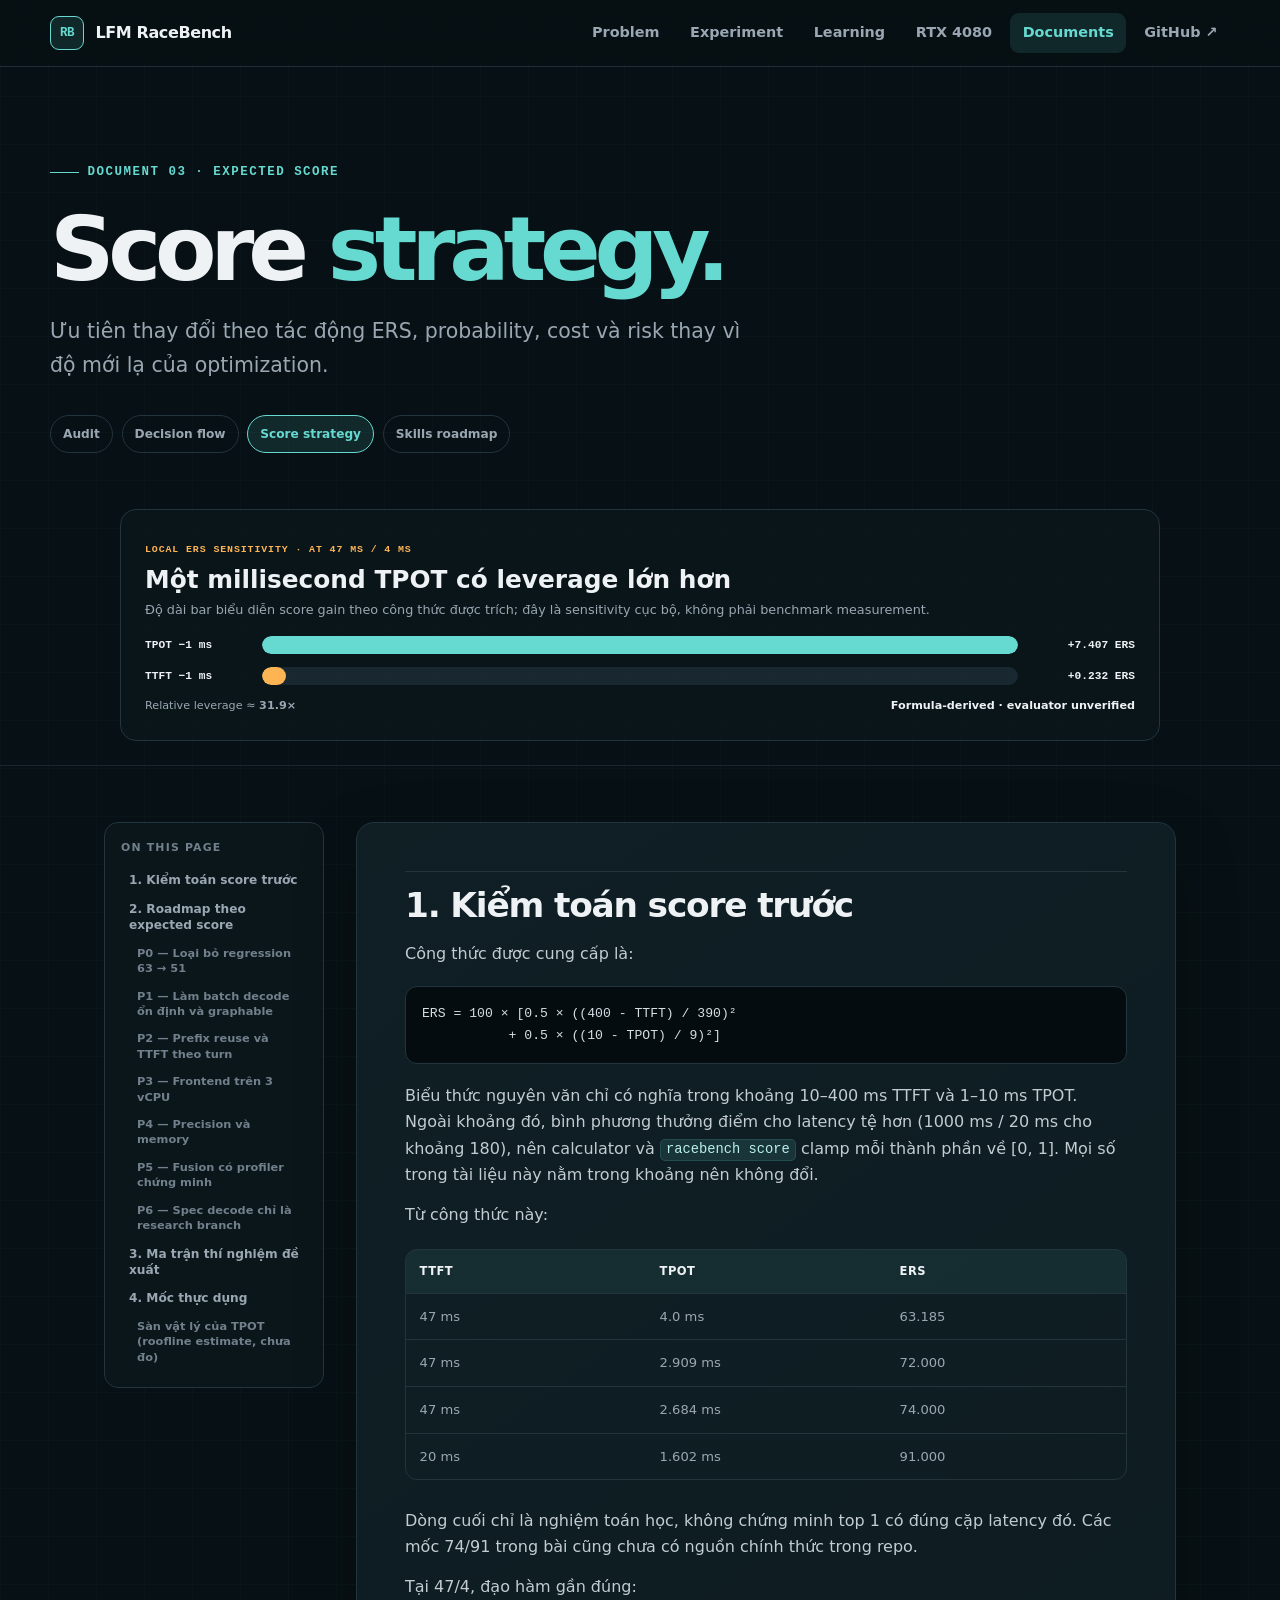
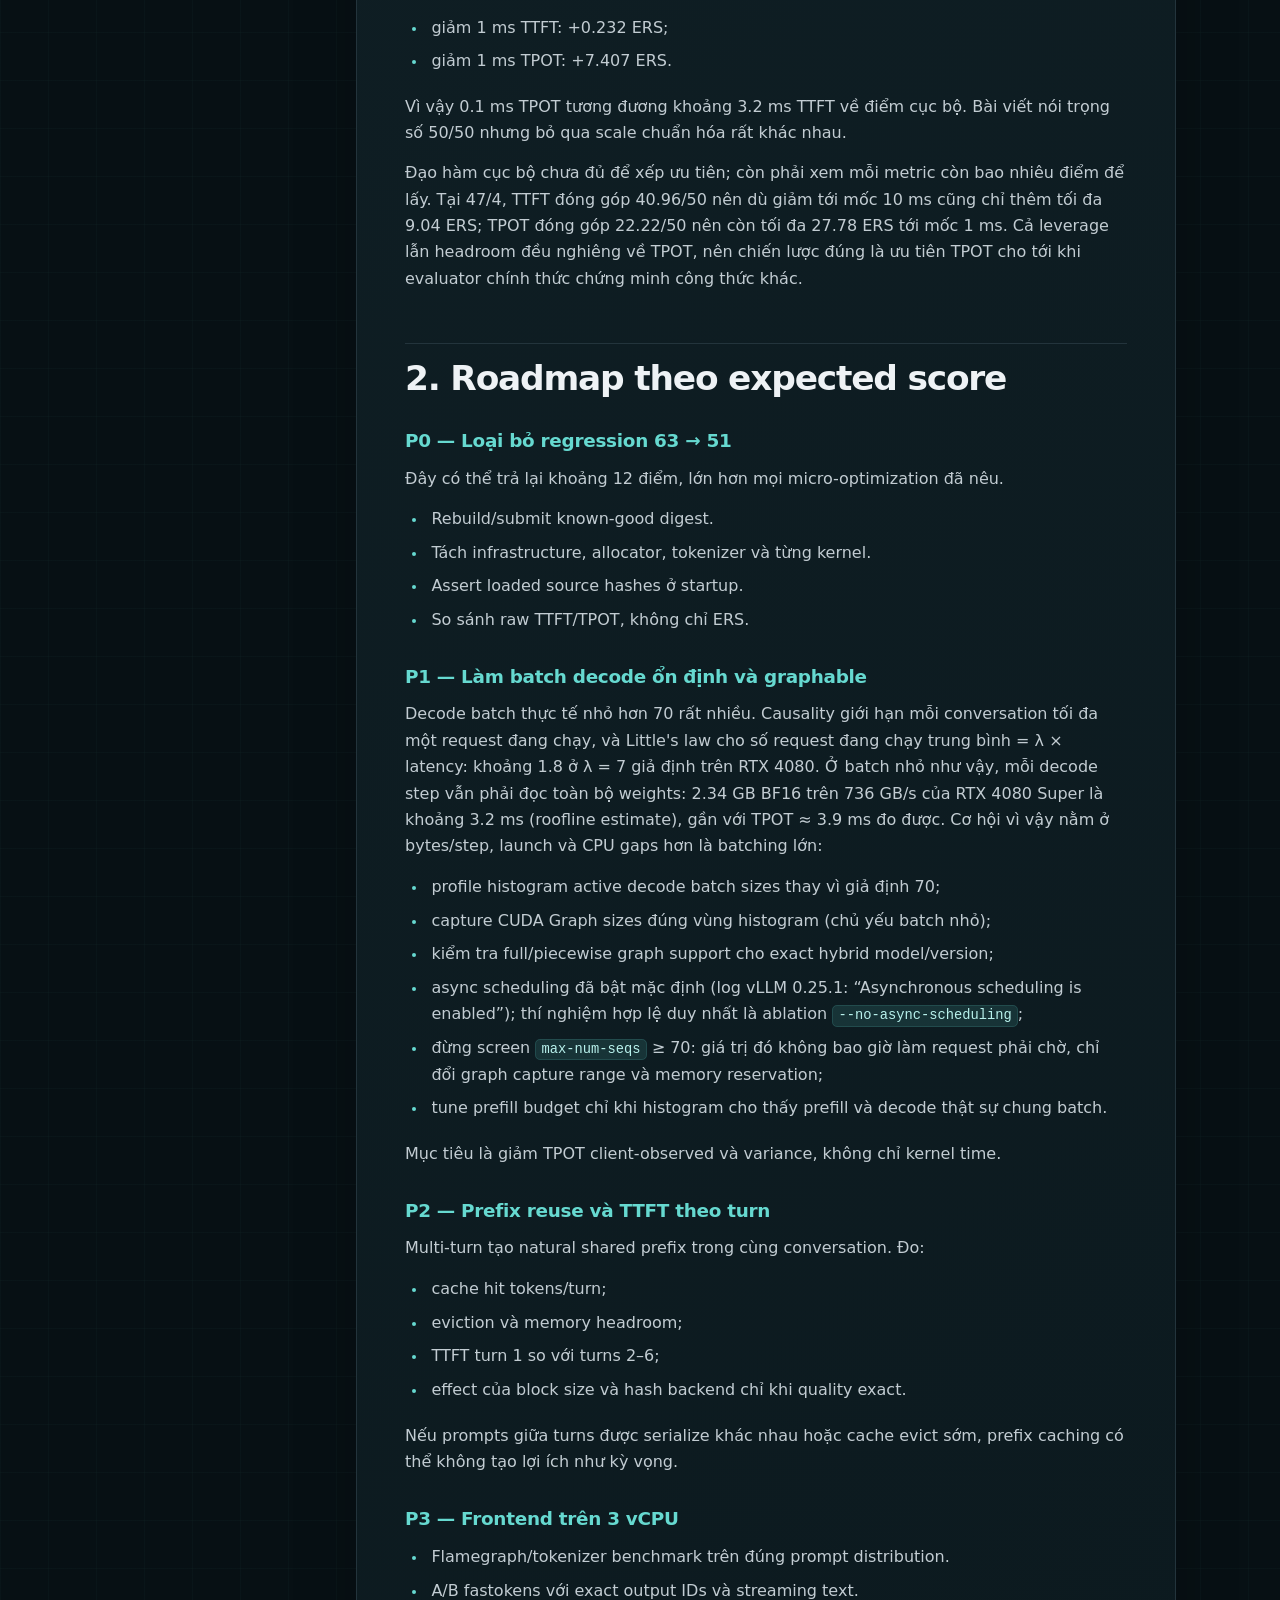
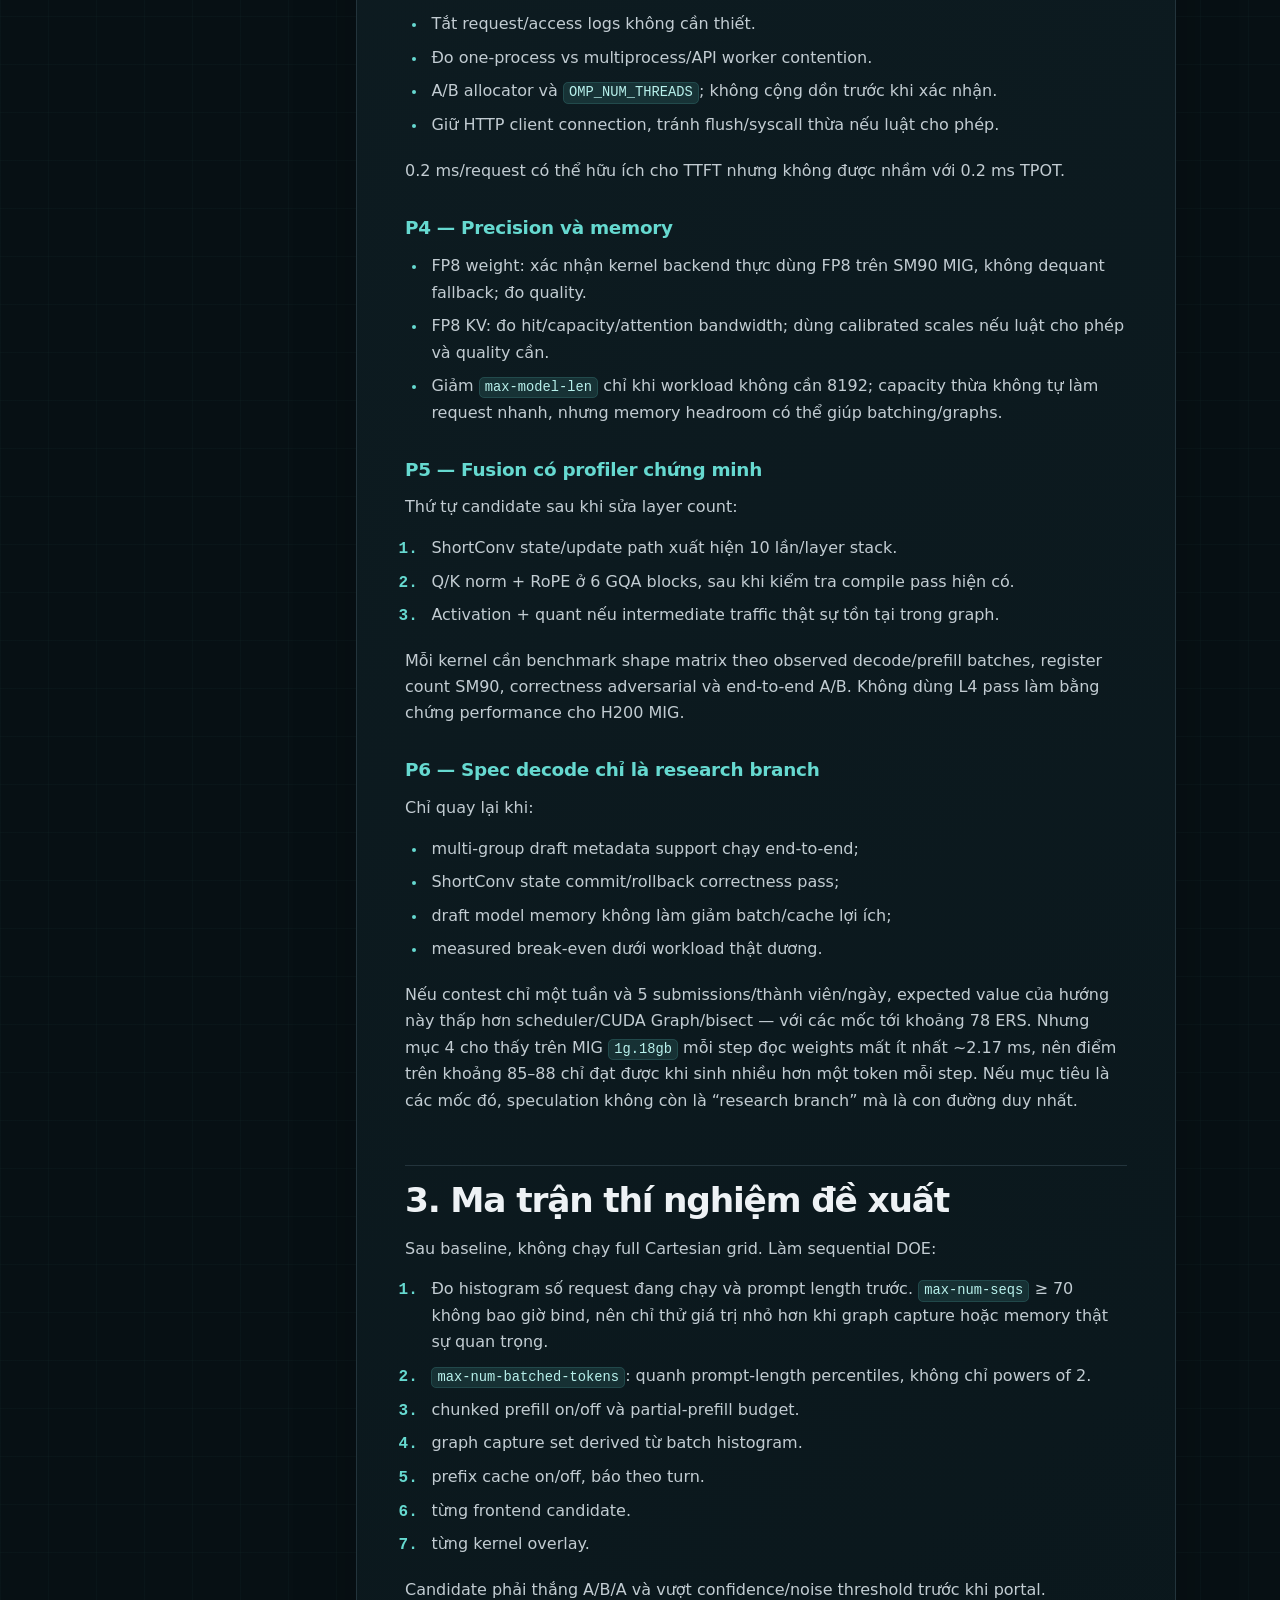
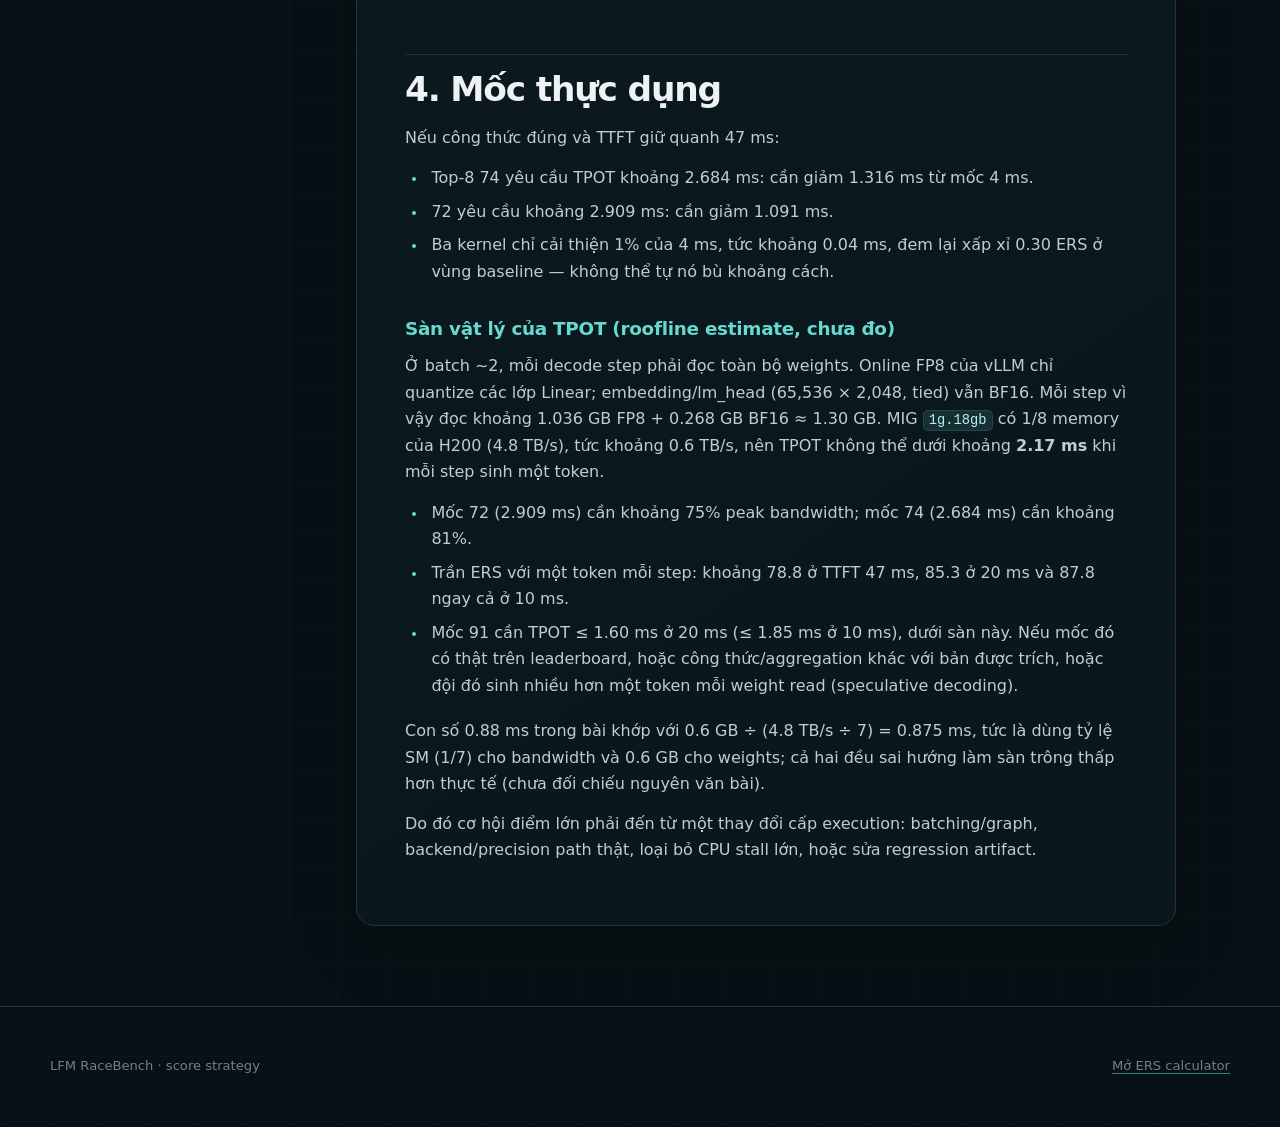
<file: docs/score-strategy.html>
<!doctype html>
<html lang="vi">
  <head>
    <meta charset="utf-8">
    <meta name="viewport" content="width=device-width, initial-scale=1">
    <meta name="description" content="Chiến lược tăng ERS dựa trên sensitivity, expected value và controlled experiments.">
    <meta name="theme-color" content="#071014">
    <title>LFM RaceBench — Score strategy</title>
    <link rel="stylesheet" href="assets/site.css?v=visuals-1">
    <script src="assets/site.js" defer></script>
  </head>
  <body>
    <a class="skip-link" href="#content">Đi đến nội dung</a>
    <header class="site-header">
      <nav class="nav shell" aria-label="Điều hướng chính">
        <a class="brand" href="index.html"><span class="brand-mark" aria-hidden="true">RB</span><span>LFM RaceBench</span></a>
        <button class="nav-toggle" type="button" data-nav-toggle aria-expanded="false" aria-controls="main-nav" aria-label="Mở menu">☰</button>
        <div class="nav-links" id="main-nav" data-nav-links>
          <a href="problem.html">Problem</a><a href="index.html">Experiment</a><a href="learn.html">Learning</a><a href="reproduce-rtx4080.html">RTX 4080</a><a href="score-strategy.html" aria-current="page">Documents</a><a href="https://github.com/buicongnguyen/cuda-vllm-optimize">GitHub ↗</a>
        </div>
      </nav>
    </header>
    <main id="content">
      <section class="article-hero">
        <div class="shell">
          <p class="eyebrow">Document 03 · expected score</p>
          <h1>Score <span>strategy.</span></h1>
          <p class="lede">Ưu tiên thay đổi theo tác động ERS, probability, cost và risk thay vì độ mới lạ của optimization.</p>
          <nav class="doc-switcher" aria-label="Bộ tài liệu"><a href="analysis.html">Audit</a><a href="decision-flow.html">Decision flow</a><a href="score-strategy.html" aria-current="page">Score strategy</a><a href="skills-roadmap.html">Skills roadmap</a></nav>
        </div>
      </section>
      <section class="doc-visual-band" aria-labelledby="sensitivity-title">
        <div class="shell">
          <figure class="visual-panel sensitivity-chart">
            <figcaption><span>LOCAL ERS SENSITIVITY · AT 47 MS / 4 MS</span><h2 id="sensitivity-title">Một millisecond TPOT có leverage lớn hơn</h2><p>Độ dài bar biểu diễn score gain theo công thức được trích; đây là sensitivity cục bộ, không phải benchmark measurement.</p></figcaption>
            <div class="sensitivity-bars" role="img" aria-label="Giảm một millisecond TPOT tăng khoảng 7.407 ERS; giảm một millisecond TTFT tăng khoảng 0.232 ERS">
              <div class="sensitivity-row"><strong>TPOT −1 ms</strong><div class="bar-track"><span class="score-bar tpot-bar"></span></div><b>+7.407 ERS</b></div>
              <div class="sensitivity-row"><strong>TTFT −1 ms</strong><div class="bar-track"><span class="score-bar ttft-bar"></span></div><b>+0.232 ERS</b></div>
            </div>
            <div class="chart-note"><span>Relative leverage ≈ <strong>31.9×</strong></span><strong>Formula-derived · evaluator unverified</strong></div>
          </figure>
        </div>
      </section>
      <section class="section article-section">
        <div class="shell doc-layout">
          <aside class="doc-toc" aria-label="Mục lục tài liệu"><strong>On this page</strong><nav data-doc-toc><span>Đang tải mục lục…</span></nav></aside>
          <article class="prose panel" data-doc-source="SCORE_STRATEGY.vi.md" aria-live="polite"><p>Đang tải score strategy…</p></article>
        </div>
      </section>
    </main>
    <footer class="footer"><div class="shell footer-grid"><span>LFM RaceBench · score strategy</span><span><a href="index.html#score">Mở ERS calculator</a></span></div></footer>
  </body>
</html>
</file>
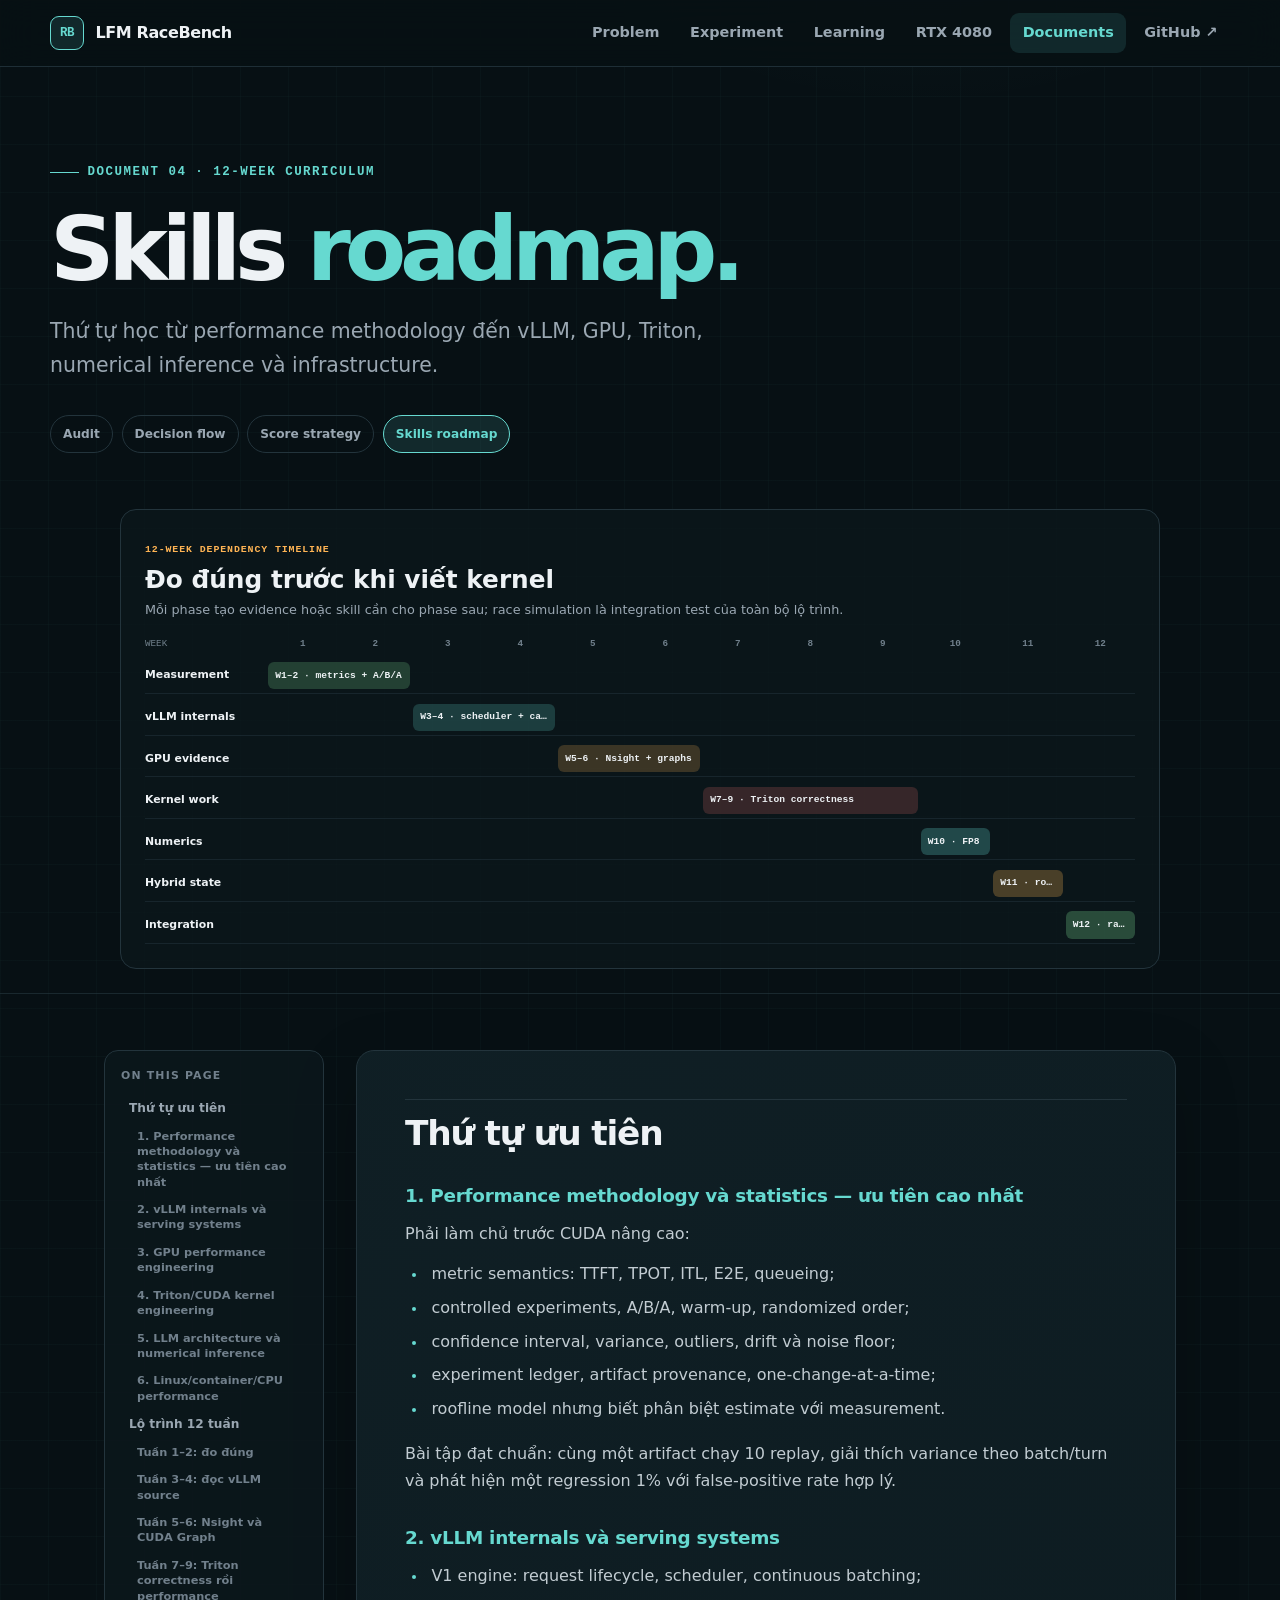
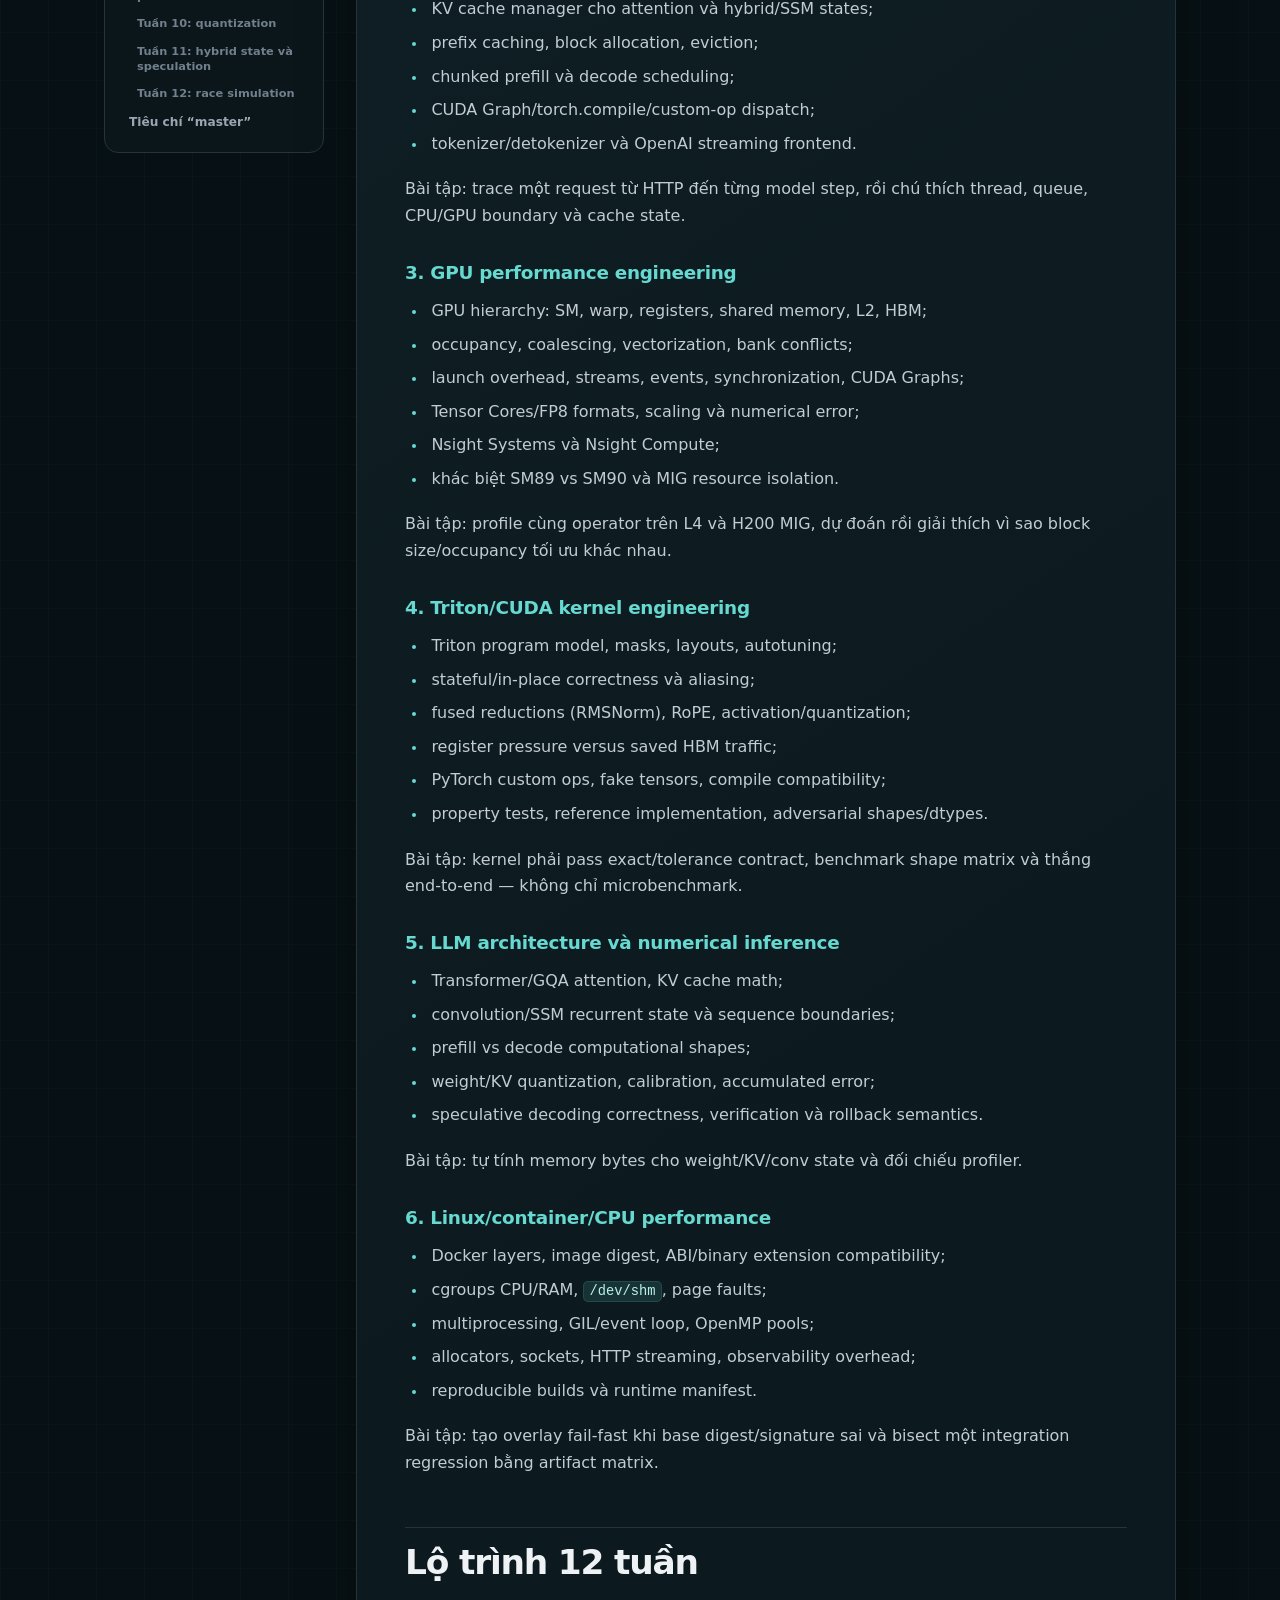
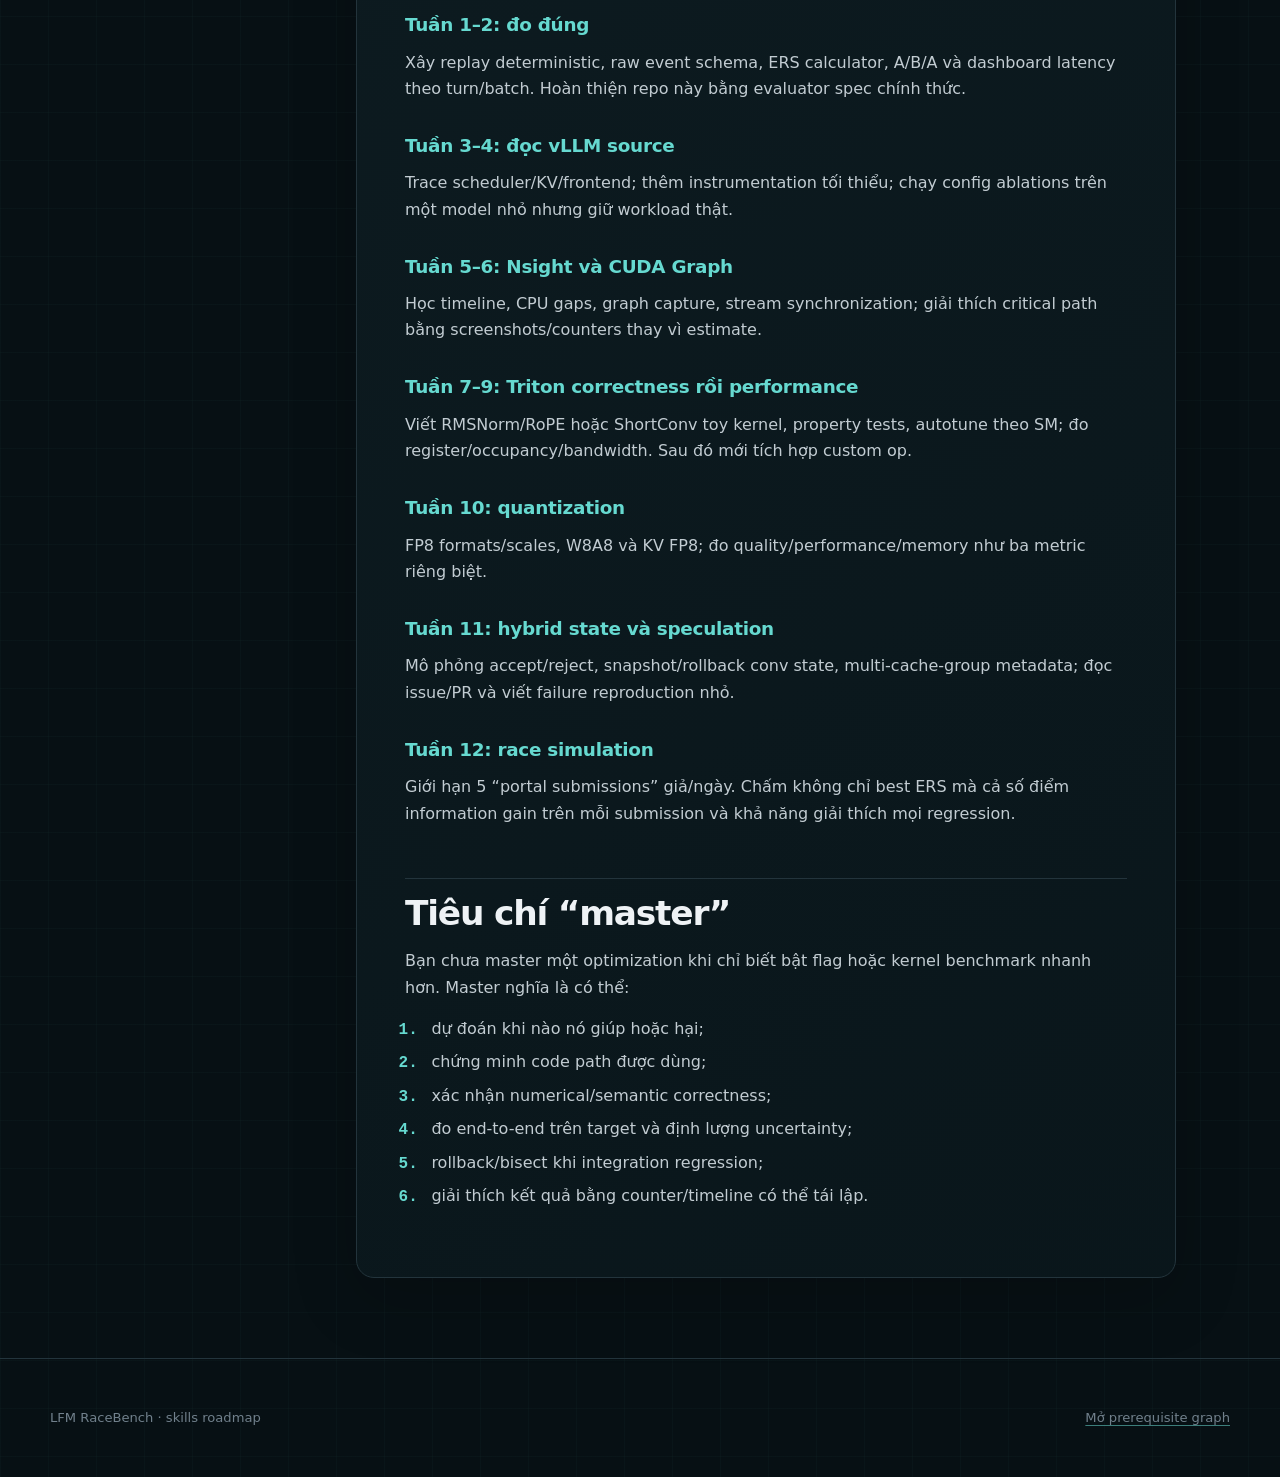
<file: docs/skills-roadmap.html>
<!doctype html>
<html lang="vi">
  <head>
    <meta charset="utf-8">
    <meta name="viewport" content="width=device-width, initial-scale=1">
    <meta name="description" content="Kỹ năng cần làm chủ và lộ trình 12 tuần cho LLM inference performance engineering.">
    <meta name="theme-color" content="#071014">
    <title>LFM RaceBench — Skills roadmap</title>
    <link rel="stylesheet" href="assets/site.css?v=visuals-1">
    <script src="assets/site.js" defer></script>
  </head>
  <body>
    <a class="skip-link" href="#content">Đi đến nội dung</a>
    <header class="site-header">
      <nav class="nav shell" aria-label="Điều hướng chính">
        <a class="brand" href="index.html"><span class="brand-mark" aria-hidden="true">RB</span><span>LFM RaceBench</span></a>
        <button class="nav-toggle" type="button" data-nav-toggle aria-expanded="false" aria-controls="main-nav" aria-label="Mở menu">☰</button>
        <div class="nav-links" id="main-nav" data-nav-links>
          <a href="problem.html">Problem</a><a href="index.html">Experiment</a><a href="learn.html">Learning</a><a href="reproduce-rtx4080.html">RTX 4080</a><a href="skills-roadmap.html" aria-current="page">Documents</a><a href="https://github.com/buicongnguyen/cuda-vllm-optimize">GitHub ↗</a>
        </div>
      </nav>
    </header>
    <main id="content">
      <section class="article-hero">
        <div class="shell">
          <p class="eyebrow">Document 04 · 12-week curriculum</p>
          <h1>Skills <span>roadmap.</span></h1>
          <p class="lede">Thứ tự học từ performance methodology đến vLLM, GPU, Triton, numerical inference và infrastructure.</p>
          <nav class="doc-switcher" aria-label="Bộ tài liệu"><a href="analysis.html">Audit</a><a href="decision-flow.html">Decision flow</a><a href="score-strategy.html">Score strategy</a><a href="skills-roadmap.html" aria-current="page">Skills roadmap</a></nav>
        </div>
      </section>
      <section class="doc-visual-band" aria-labelledby="roadmap-title">
        <div class="shell">
          <figure class="visual-panel roadmap-chart">
            <figcaption><span>12-WEEK DEPENDENCY TIMELINE</span><h2 id="roadmap-title">Đo đúng trước khi viết kernel</h2><p>Mỗi phase tạo evidence hoặc skill cần cho phase sau; race simulation là integration test của toàn bộ lộ trình.</p></figcaption>
            <div class="timeline-axis" aria-hidden="true"><span>WEEK</span><b>1</b><b>2</b><b>3</b><b>4</b><b>5</b><b>6</b><b>7</b><b>8</b><b>9</b><b>10</b><b>11</b><b>12</b></div>
            <div class="roadmap-timeline" role="img" aria-label="Tuần 1 đến 2 đo lường; 3 đến 4 vLLM; 5 đến 6 Nsight và CUDA Graph; 7 đến 9 Triton; 10 quantization; 11 hybrid state; 12 race simulation">
              <div class="timeline-row"><strong>Measurement</strong><span class="timeline-bar phase-foundation" style="--start: 2; --span: 2">W1–2 · metrics + A/B/A</span></div>
              <div class="timeline-row"><strong>vLLM internals</strong><span class="timeline-bar phase-serving" style="--start: 4; --span: 2">W3–4 · scheduler + cache</span></div>
              <div class="timeline-row"><strong>GPU evidence</strong><span class="timeline-bar phase-gpu" style="--start: 6; --span: 2">W5–6 · Nsight + graphs</span></div>
              <div class="timeline-row"><strong>Kernel work</strong><span class="timeline-bar phase-kernel" style="--start: 8; --span: 3">W7–9 · Triton correctness</span></div>
              <div class="timeline-row"><strong>Numerics</strong><span class="timeline-bar phase-numeric" style="--start: 11; --span: 1">W10 · FP8</span></div>
              <div class="timeline-row"><strong>Hybrid state</strong><span class="timeline-bar phase-hybrid" style="--start: 12; --span: 1">W11 · rollback</span></div>
              <div class="timeline-row"><strong>Integration</strong><span class="timeline-bar phase-integration" style="--start: 13; --span: 1">W12 · race sim</span></div>
            </div>
          </figure>
        </div>
      </section>
      <section class="section article-section">
        <div class="shell doc-layout">
          <aside class="doc-toc" aria-label="Mục lục tài liệu"><strong>On this page</strong><nav data-doc-toc><span>Đang tải mục lục…</span></nav></aside>
          <article class="prose panel" data-doc-source="SKILLS_ROADMAP.vi.md" aria-live="polite"><p>Đang tải skills roadmap…</p></article>
        </div>
      </section>
    </main>
    <footer class="footer"><div class="shell footer-grid"><span>LFM RaceBench · skills roadmap</span><span><a href="learn.html#knowledge-map">Mở prerequisite graph</a></span></div></footer>
  </body>
</html>
</file>
<file: docs/assets/site.css>
:root {
  color-scheme: dark;
  --ink: #eef2f5;
  --muted: #9aa7b2;
  --subtle: #71808c;
  --bg: #071014;
  --panel: #0c171c;
  --panel-strong: #101f25;
  --line: #23343c;
  --cyan: #66d9d0;
  --cyan-soft: rgba(102, 217, 208, 0.12);
  --amber: #ffb454;
  --amber-soft: rgba(255, 180, 84, 0.12);
  --red: #ff756d;
  --green: #7bd88f;
  --content: 1180px;
  --radius: 18px;
  font-family: Inter, ui-sans-serif, system-ui, -apple-system, BlinkMacSystemFont, "Segoe UI", sans-serif;
}

* {
  box-sizing: border-box;
}

html {
  scroll-behavior: smooth;
}

body {
  margin: 0;
  min-width: 320px;
  background:
    linear-gradient(rgba(102, 217, 208, 0.025) 1px, transparent 1px),
    linear-gradient(90deg, rgba(102, 217, 208, 0.025) 1px, transparent 1px),
    radial-gradient(circle at 72% -10%, rgba(102, 217, 208, 0.11), transparent 36rem),
    var(--bg);
  background-size: 48px 48px, 48px 48px, auto, auto;
  color: var(--ink);
  line-height: 1.65;
}

a {
  color: inherit;
  text-decoration-color: rgba(102, 217, 208, 0.55);
  text-underline-offset: 0.22em;
}

a:hover {
  color: var(--cyan);
}

button,
input {
  font: inherit;
}

.skip-link {
  position: fixed;
  z-index: 100;
  top: 0.75rem;
  left: 0.75rem;
  padding: 0.65rem 0.9rem;
  border-radius: 8px;
  background: var(--ink);
  color: var(--bg);
  transform: translateY(-180%);
  transition: transform 160ms ease;
}

.skip-link:focus {
  transform: translateY(0);
}

.shell {
  width: min(calc(100% - 2rem), var(--content));
  margin-inline: auto;
}

.site-header {
  position: sticky;
  z-index: 20;
  top: 0;
  border-bottom: 1px solid rgba(35, 52, 60, 0.85);
  background: rgba(7, 16, 20, 0.88);
  backdrop-filter: blur(18px);
}

.nav {
  display: flex;
  min-height: 66px;
  align-items: center;
  justify-content: space-between;
  gap: 1.5rem;
}

.brand {
  display: inline-flex;
  align-items: center;
  gap: 0.72rem;
  color: var(--ink);
  font-weight: 760;
  letter-spacing: -0.025em;
  text-decoration: none;
}

.brand-mark {
  display: grid;
  width: 34px;
  height: 34px;
  place-items: center;
  border: 1px solid var(--cyan);
  border-radius: 9px;
  background: var(--cyan-soft);
  color: var(--cyan);
  font-family: "SFMono-Regular", Consolas, "Liberation Mono", monospace;
  font-size: 0.78rem;
}

.nav-links {
  display: flex;
  align-items: center;
  gap: 0.35rem;
}

.nav-links a {
  padding: 0.52rem 0.78rem;
  border-radius: 9px;
  color: var(--muted);
  font-size: 0.9rem;
  font-weight: 650;
  text-decoration: none;
}

.nav-links a:hover,
.nav-links a[aria-current="page"] {
  background: var(--cyan-soft);
  color: var(--cyan);
}

.nav-toggle {
  display: none;
  width: 42px;
  height: 42px;
  border: 1px solid var(--line);
  border-radius: 10px;
  background: var(--panel);
  color: var(--ink);
}

.hero {
  padding: 7rem 0 5rem;
}

.hero-grid {
  display: grid;
  grid-template-columns: minmax(0, 1.25fr) minmax(300px, 0.75fr);
  align-items: end;
  gap: clamp(2rem, 7vw, 7rem);
}

.eyebrow {
  display: inline-flex;
  align-items: center;
  gap: 0.55rem;
  margin: 0 0 1rem;
  color: var(--cyan);
  font-family: "SFMono-Regular", Consolas, "Liberation Mono", monospace;
  font-size: 0.78rem;
  font-weight: 700;
  letter-spacing: 0.12em;
  text-transform: uppercase;
}

.eyebrow::before {
  width: 1.8rem;
  height: 1px;
  background: currentColor;
  content: "";
}

h1,
h2,
h3 {
  margin-top: 0;
  line-height: 1.12;
}

h1 {
  max-width: 830px;
  margin-bottom: 1.35rem;
  font-size: clamp(3rem, 8vw, 6.5rem);
  letter-spacing: -0.07em;
}

.hero h1 span {
  color: var(--cyan);
}

.lede {
  max-width: 720px;
  margin: 0;
  color: var(--muted);
  font-size: clamp(1.05rem, 2vw, 1.28rem);
}

.hero-actions {
  display: flex;
  flex-wrap: wrap;
  gap: 0.8rem;
  margin-top: 2rem;
}

.button {
  display: inline-flex;
  min-height: 44px;
  align-items: center;
  justify-content: center;
  gap: 0.5rem;
  padding: 0.72rem 1rem;
  border: 1px solid var(--line);
  border-radius: 11px;
  background: var(--panel);
  color: var(--ink);
  font-weight: 700;
  text-decoration: none;
}

.button.primary {
  border-color: var(--cyan);
  background: var(--cyan);
  color: #041011;
}

.button:hover {
  border-color: var(--cyan);
  color: var(--cyan);
}

.button.primary:hover {
  background: #8ce9e1;
  color: #041011;
}

.brief-card,
.panel,
.metric-card,
.lesson,
.flow-card,
.term-card {
  border: 1px solid var(--line);
  border-radius: var(--radius);
  background: linear-gradient(145deg, rgba(16, 31, 37, 0.96), rgba(10, 22, 27, 0.96));
  box-shadow: 0 22px 65px rgba(0, 0, 0, 0.18);
}

.brief-card {
  padding: 1.25rem;
}

.brief-card h2 {
  margin-bottom: 1.1rem;
  font-size: 1rem;
  letter-spacing: 0.02em;
}

.brief-row {
  display: grid;
  grid-template-columns: 1fr auto;
  gap: 1rem;
  padding: 0.72rem 0;
  border-top: 1px solid var(--line);
  color: var(--muted);
  font-size: 0.9rem;
}

.brief-row strong {
  color: var(--ink);
  font-family: "SFMono-Regular", Consolas, "Liberation Mono", monospace;
  font-size: 0.84rem;
  font-weight: 650;
}

.status {
  display: inline-flex;
  align-items: center;
  gap: 0.45rem;
  margin-top: 0.85rem;
  color: var(--green);
  font-size: 0.8rem;
  font-weight: 700;
}

.status::before {
  width: 7px;
  height: 7px;
  border-radius: 999px;
  background: currentColor;
  box-shadow: 0 0 0 5px rgba(123, 216, 143, 0.1);
  content: "";
}

section {
  scroll-margin-top: 88px;
}

.section {
  padding: 5rem 0;
  border-top: 1px solid rgba(35, 52, 60, 0.68);
}

.section-head {
  display: grid;
  grid-template-columns: minmax(0, 0.85fr) minmax(300px, 1.15fr);
  gap: 3rem;
  margin-bottom: 2.6rem;
}

.section-index {
  color: var(--amber);
  font-family: "SFMono-Regular", Consolas, "Liberation Mono", monospace;
  font-size: 0.78rem;
  font-weight: 700;
  letter-spacing: 0.12em;
}

.section h2 {
  margin-bottom: 0.75rem;
  font-size: clamp(2rem, 4vw, 3.5rem);
  letter-spacing: -0.045em;
}

.section-copy {
  align-self: end;
  margin: 0;
  color: var(--muted);
  font-size: 1.02rem;
}

.metric-grid {
  display: grid;
  grid-template-columns: repeat(4, minmax(0, 1fr));
  gap: 1rem;
}

.metric-card {
  padding: 1.25rem;
}

.metric-card .label {
  color: var(--subtle);
  font-size: 0.72rem;
  font-weight: 800;
  letter-spacing: 0.1em;
  text-transform: uppercase;
}

.metric-card .value {
  display: block;
  margin: 0.65rem 0 0.25rem;
  color: var(--ink);
  font-size: clamp(1.5rem, 3vw, 2.2rem);
  font-weight: 780;
  letter-spacing: -0.04em;
}

.metric-card small {
  color: var(--muted);
}

.accent-cyan {
  color: var(--cyan) !important;
}

.accent-amber {
  color: var(--amber) !important;
}

.system-flow {
  display: grid;
  gap: 0.65rem;
  padding: clamp(1rem, 3vw, 1.6rem);
  border: 1px solid var(--line);
  border-radius: var(--radius);
  background: rgba(7, 16, 20, 0.58);
}

.system-lane {
  display: grid;
  grid-template-columns: 116px minmax(0, 1fr) auto minmax(0, 1.25fr) auto minmax(0, 1fr);
  align-items: stretch;
  gap: 0.7rem;
}

.client-lane {
  grid-template-columns: 116px minmax(0, 1fr) auto minmax(0, 1fr);
}

.lane-label {
  display: flex;
  align-items: center;
  color: var(--subtle);
  font-family: "SFMono-Regular", Consolas, "Liberation Mono", monospace;
  font-size: 0.68rem;
  font-weight: 800;
  letter-spacing: 0.09em;
}

.system-node {
  display: grid;
  min-height: 76px;
  align-content: center;
  gap: 0.2rem;
  padding: 0.8rem 0.9rem;
  border: 1px solid var(--line);
  border-radius: 12px;
  background: var(--panel);
}

.system-node strong {
  font-size: 0.9rem;
}

.system-node small {
  color: var(--muted);
  font-size: 0.72rem;
}

.system-node.emphasis {
  border-color: rgba(102, 217, 208, 0.55);
  background: var(--cyan-soft);
}

.system-node.hot {
  border-color: rgba(255, 180, 84, 0.62);
  background: var(--amber-soft);
}

.system-arrow {
  display: grid;
  place-items: center;
  color: var(--cyan);
  font-family: "SFMono-Regular", Consolas, "Liberation Mono", monospace;
  font-weight: 800;
}

.lane-transfer {
  display: flex;
  justify-content: space-between;
  padding-left: 116px;
  color: var(--subtle);
  font-family: "SFMono-Regular", Consolas, "Liberation Mono", monospace;
  font-size: 0.67rem;
}

.metric-rail {
  display: grid;
  grid-template-columns: 1fr 1.4fr;
  gap: 0.75rem;
  margin: 0.3rem 0 0 116px;
}

.metric-rail span {
  padding-top: 0.6rem;
  border-top: 2px solid var(--cyan);
  color: var(--muted);
  font-size: 0.75rem;
}

.metric-rail span:last-child {
  border-color: var(--amber);
}

.metric-rail b {
  color: var(--ink);
}

.flow {
  position: relative;
  display: grid;
  grid-template-columns: repeat(5, minmax(0, 1fr));
  gap: 0.8rem;
}

.flow::before {
  position: absolute;
  z-index: -1;
  top: 2.05rem;
  right: 8%;
  left: 8%;
  height: 1px;
  background: linear-gradient(90deg, var(--cyan), var(--amber));
  content: "";
}

.flow-card {
  position: relative;
  min-height: 240px;
  padding: 1rem;
}

.flow-card .number,
.lesson-number {
  display: grid;
  width: 2.4rem;
  height: 2.4rem;
  place-items: center;
  border: 1px solid var(--cyan);
  border-radius: 999px;
  background: var(--panel-strong);
  color: var(--cyan);
  font-family: "SFMono-Regular", Consolas, "Liberation Mono", monospace;
  font-size: 0.8rem;
  font-weight: 800;
}

.flow-card h3 {
  margin: 1.25rem 0 0.75rem;
  font-size: 1rem;
}

.flow-card p,
.lesson p,
.term-card p {
  margin-bottom: 0;
  color: var(--muted);
  font-size: 0.88rem;
}

.flow-card .gate {
  display: inline-block;
  margin-top: 1rem;
  color: var(--amber);
  font-family: "SFMono-Regular", Consolas, "Liberation Mono", monospace;
  font-size: 0.72rem;
  font-weight: 700;
}

.decision-map {
  position: relative;
  display: grid;
  grid-template-columns: minmax(120px, 1fr) auto minmax(150px, 1.2fr) auto minmax(140px, 1fr) auto minmax(135px, 1fr) auto minmax(125px, 0.9fr);
  align-items: center;
  gap: 0.45rem;
  margin-top: 1rem;
  padding: 1rem;
  border: 1px dashed rgba(102, 217, 208, 0.34);
  border-radius: 15px;
  background: rgba(102, 217, 208, 0.035);
}

.decision-node {
  display: grid;
  min-height: 78px;
  align-content: center;
  gap: 0.2rem;
  padding: 0.7rem;
  border: 1px solid var(--line);
  border-radius: 10px;
  background: var(--panel);
}

.decision-node span {
  color: var(--subtle);
  font-family: "SFMono-Regular", Consolas, "Liberation Mono", monospace;
  font-size: 0.62rem;
  font-weight: 800;
  letter-spacing: 0.08em;
}

.decision-node strong {
  font-size: 0.78rem;
}

.decision-node.gate-node {
  border-color: var(--amber);
  background: var(--amber-soft);
}

.decision-node.target,
.decision-node.portal {
  border-color: rgba(123, 216, 143, 0.5);
}

.decision-arrow {
  color: var(--subtle);
  font-family: "SFMono-Regular", Consolas, "Liberation Mono", monospace;
  font-size: 0.68rem;
  font-weight: 800;
  white-space: nowrap;
}

.decision-arrow.pass {
  color: var(--green);
}

.reject-loop {
  grid-column: 1 / 6;
  padding-top: 0.25rem;
  color: var(--red);
  font-family: "SFMono-Regular", Consolas, "Liberation Mono", monospace;
  font-size: 0.68rem;
  text-align: center;
}

.calculator {
  display: grid;
  grid-template-columns: minmax(0, 1fr) minmax(320px, 0.8fr);
  gap: 1rem;
}

.panel {
  padding: clamp(1.2rem, 3vw, 2rem);
}

.panel h3 {
  margin-bottom: 0.35rem;
  font-size: 1.15rem;
}

.panel-intro {
  margin: 0 0 1.5rem;
  color: var(--muted);
  font-size: 0.9rem;
}

.fields {
  display: grid;
  grid-template-columns: repeat(2, minmax(0, 1fr));
  gap: 1rem;
}

label {
  display: grid;
  gap: 0.45rem;
  color: var(--muted);
  font-size: 0.82rem;
  font-weight: 700;
}

input[type="number"] {
  width: 100%;
  padding: 0.8rem 0.9rem;
  border: 1px solid var(--line);
  border-radius: 10px;
  outline: none;
  background: #071115;
  color: var(--ink);
  font-family: "SFMono-Regular", Consolas, "Liberation Mono", monospace;
}

input[type="number"]:focus {
  border-color: var(--cyan);
  box-shadow: 0 0 0 3px var(--cyan-soft);
}

.score-readout {
  display: grid;
  min-height: 100%;
  align-content: center;
  text-align: center;
}

.score-readout .score {
  color: var(--cyan);
  font-family: "SFMono-Regular", Consolas, "Liberation Mono", monospace;
  font-size: clamp(4rem, 8vw, 7rem);
  font-weight: 800;
  letter-spacing: -0.08em;
  line-height: 1;
}

.score-readout .score-label {
  margin-top: 0.75rem;
  color: var(--muted);
  font-size: 0.78rem;
  font-weight: 800;
  letter-spacing: 0.12em;
  text-transform: uppercase;
}

.score-components {
  display: grid;
  gap: 0.75rem;
  width: min(100%, 390px);
  margin: 1.5rem auto 0;
  text-align: left;
}

.score-component > div {
  display: flex;
  justify-content: space-between;
  gap: 1rem;
  color: var(--muted);
  font-size: 0.72rem;
}

.score-component strong {
  color: var(--ink);
  font-family: "SFMono-Regular", Consolas, "Liberation Mono", monospace;
}

.component-track {
  display: block;
  height: 7px;
  margin-top: 0.35rem;
  overflow: hidden;
  border-radius: 999px;
  background: var(--line);
}

.component-track > span {
  display: block;
  width: 81.9%;
  height: 100%;
  border-radius: inherit;
  background: var(--cyan);
  transition: width 180ms ease;
}

.tpot-component .component-track > span {
  width: 44.4%;
  background: var(--amber);
}

.score-note {
  max-width: 30rem;
  margin: 1rem auto 0;
  color: var(--subtle);
  font-size: 0.78rem;
}

.comparison {
  display: grid;
  grid-template-columns: repeat(2, minmax(0, 1fr));
  gap: 1rem;
}

.hardware-card {
  position: relative;
  overflow: hidden;
}

.hardware-card::after {
  position: absolute;
  right: -3rem;
  bottom: -3rem;
  width: 9rem;
  height: 9rem;
  border: 1px solid rgba(102, 217, 208, 0.18);
  border-radius: 50%;
  content: "";
}

.chip {
  display: inline-flex;
  padding: 0.28rem 0.55rem;
  border: 1px solid var(--line);
  border-radius: 999px;
  color: var(--muted);
  font-family: "SFMono-Regular", Consolas, "Liberation Mono", monospace;
  font-size: 0.68rem;
  font-weight: 700;
}

.hardware-card ul,
.lesson ul,
.checklist {
  margin: 1rem 0 0;
  padding: 0;
  list-style: none;
}

.hardware-card li,
.lesson li,
.checklist li {
  position: relative;
  margin: 0.55rem 0;
  padding-left: 1.1rem;
  color: var(--muted);
  font-size: 0.88rem;
}

.hardware-card li::before,
.lesson li::before,
.checklist li::before {
  position: absolute;
  top: 0.68em;
  left: 0;
  width: 5px;
  height: 5px;
  border-radius: 50%;
  background: var(--cyan);
  content: "";
}

.warning {
  border-left: 3px solid var(--amber);
  background: var(--amber-soft);
}

.mono {
  font-family: "SFMono-Regular", Consolas, "Liberation Mono", monospace;
}

.code-block {
  overflow-x: auto;
  margin: 1rem 0 0;
  padding: 1rem;
  border: 1px solid var(--line);
  border-radius: 12px;
  background: #050c0f;
  color: #c7d3da;
  font-family: "SFMono-Regular", Consolas, "Liberation Mono", monospace;
  font-size: 0.8rem;
  white-space: pre;
}

.learning-hero {
  padding-bottom: 3.5rem;
}

.learning-hero h1 {
  max-width: 1000px;
  font-size: clamp(2.8rem, 7vw, 5.5rem);
}

.path-legend {
  display: flex;
  flex-wrap: wrap;
  gap: 0.7rem;
  margin-top: 2rem;
}

.path-legend span {
  padding: 0.38rem 0.65rem;
  border: 1px solid var(--line);
  border-radius: 999px;
  color: var(--muted);
  font-size: 0.74rem;
  font-weight: 700;
}

.practice-loop {
  display: flex;
  flex-wrap: wrap;
  align-items: center;
  gap: 0.65rem;
  margin-top: 1rem;
  color: var(--subtle);
  font-family: "SFMono-Regular", Consolas, "Liberation Mono", monospace;
  font-size: 0.68rem;
  letter-spacing: 0.06em;
}

.practice-loop b {
  color: var(--cyan);
}

.compact-head {
  margin-bottom: 1.7rem;
}

.knowledge-map {
  display: grid;
  grid-template-columns: repeat(4, minmax(0, 1fr));
  align-items: stretch;
  gap: 1.5rem;
}

.knowledge-stage {
  position: relative;
  display: grid;
  grid-template-columns: minmax(0, 1fr) auto minmax(0, 1fr) auto minmax(0, 1fr);
  align-items: center;
  gap: 0.4rem;
  padding-top: 1.8rem;
}

.stage-label {
  position: absolute;
  top: 0;
  left: 0;
  color: var(--amber);
  font-family: "SFMono-Regular", Consolas, "Liberation Mono", monospace;
  font-size: 0.64rem;
  font-weight: 800;
  letter-spacing: 0.1em;
}

.knowledge-node {
  display: grid;
  min-width: 0;
  min-height: 82px;
  align-content: center;
  gap: 0.25rem;
  padding: 0.65rem;
  border: 1px solid var(--line);
  border-radius: 11px;
  background: var(--panel);
  color: var(--ink);
  text-decoration: none;
}

.knowledge-node:hover {
  border-color: var(--cyan);
  background: var(--cyan-soft);
}

.knowledge-node b {
  color: var(--cyan);
  font-family: "SFMono-Regular", Consolas, "Liberation Mono", monospace;
  font-size: 0.68rem;
}

.knowledge-node span {
  overflow-wrap: anywhere;
  font-size: 0.72rem;
  font-weight: 700;
  line-height: 1.3;
}

.knowledge-arrow,
.stage-connector {
  color: var(--subtle);
  font-family: "SFMono-Regular", Consolas, "Liberation Mono", monospace;
  font-size: 0.75rem;
  font-weight: 800;
}

.stage-connector {
  position: relative;
  align-self: center;
  margin-inline: -1.15rem;
  color: var(--amber);
  transform: rotate(-90deg);
}

.method-stage {
  grid-template-columns: minmax(0, 1fr) auto minmax(0, 1fr);
}

.method-stage small {
  grid-column: 1 / -1;
  color: var(--muted);
  font-size: 0.68rem;
  line-height: 1.4;
}

.final-node {
  border-color: rgba(123, 216, 143, 0.5);
  background: rgba(123, 216, 143, 0.08);
}

.lessons-section {
  padding-top: 4rem;
}

.learning-layout {
  display: grid;
  grid-template-columns: 245px minmax(0, 1fr);
  gap: 2.4rem;
  align-items: start;
}

.toc {
  position: sticky;
  top: 92px;
  padding: 1rem;
  border: 1px solid var(--line);
  border-radius: 14px;
  background: rgba(12, 23, 28, 0.88);
}

.toc strong {
  display: block;
  margin-bottom: 0.65rem;
  color: var(--subtle);
  font-size: 0.7rem;
  letter-spacing: 0.12em;
  text-transform: uppercase;
}

.toc a {
  display: block;
  padding: 0.45rem 0.55rem;
  border-radius: 8px;
  color: var(--muted);
  font-size: 0.8rem;
  font-weight: 650;
  text-decoration: none;
}

.toc a:hover,
.toc a.active {
  background: var(--cyan-soft);
  color: var(--cyan);
}

.lesson-list {
  display: grid;
  min-width: 0;
  gap: 1rem;
}

.lesson {
  display: grid;
  grid-template-columns: 52px minmax(0, 1fr);
  gap: 1rem;
  padding: clamp(1.1rem, 3vw, 1.7rem);
  scroll-margin-top: 92px;
}

.lesson > div {
  min-width: 0;
}

.lesson h2 {
  margin-bottom: 0.55rem;
  font-size: clamp(1.35rem, 3vw, 2rem);
  letter-spacing: -0.03em;
}

.lesson .time {
  display: inline-block;
  margin-bottom: 0.75rem;
  color: var(--amber);
  font-family: "SFMono-Regular", Consolas, "Liberation Mono", monospace;
  font-size: 0.7rem;
  font-weight: 700;
}

.lesson-grid,
.term-grid {
  display: grid;
  grid-template-columns: repeat(2, minmax(0, 1fr));
  gap: 0.8rem;
  margin-top: 1rem;
}

.term-card {
  padding: 1rem;
  background: rgba(7, 16, 20, 0.55);
  box-shadow: none;
}

.term-card h3 {
  margin: 0;
  color: var(--cyan);
  font-family: "SFMono-Regular", Consolas, "Liberation Mono", monospace;
  font-size: 0.84rem;
}

.term-card p {
  margin-top: 0.45rem;
}

.definition-sources {
  margin-top: 1.1rem;
  padding: 1rem;
  border: 1px solid rgba(80, 206, 226, 0.24);
  border-radius: 12px;
  background: rgba(5, 12, 15, 0.58);
}

.definition-source-head {
  display: flex;
  align-items: flex-end;
  justify-content: space-between;
  gap: 1rem;
}

.definition-source-head span {
  color: var(--amber);
  font-family: "SFMono-Regular", Consolas, monospace;
  font-size: 0.61rem;
  font-weight: 800;
  letter-spacing: 0.08em;
}

.definition-source-head h3 {
  margin: 0.35rem 0 0;
  font-size: 1rem;
}

.source-map-link {
  flex: 0 0 auto;
  color: var(--cyan);
  font-family: "SFMono-Regular", Consolas, monospace;
  font-size: 0.7rem;
}

.source-policy {
  margin: 0.8rem 0 0;
  padding: 0.75rem;
  border-left: 2px solid var(--amber);
  background: rgba(255, 191, 105, 0.06);
  color: var(--muted);
  font-size: 0.75rem;
}

.definition-source-grid {
  display: grid;
  grid-template-columns: repeat(2, minmax(0, 1fr));
  gap: 0.75rem;
  margin-top: 0.85rem;
}

.definition-source-card {
  min-width: 0;
  padding: 0.9rem;
  border: 1px solid var(--line);
  border-radius: 10px;
  background: rgba(7, 16, 20, 0.62);
}

.source-kind {
  display: inline-block;
  padding: 0.2rem 0.4rem;
  border: 1px solid currentColor;
  border-radius: 999px;
  font-family: "SFMono-Regular", Consolas, monospace;
  font-size: 0.56rem;
  font-weight: 800;
  letter-spacing: 0.06em;
}

.source-kind.standard { color: var(--green); }
.source-kind.protocol { color: var(--cyan); }
.source-kind.unverified { color: #ff7b7b; }
.source-kind.caution { color: var(--amber); }

.definition-source-card h4 {
  margin: 0.55rem 0 0;
  color: var(--ink);
  font-size: 0.88rem;
}

.definition-source-card p {
  margin: 0.45rem 0 0;
  color: var(--muted);
  font-size: 0.73rem;
  line-height: 1.52;
}

.definition-links {
  display: flex;
  flex-wrap: wrap;
  gap: 0.35rem 0.7rem;
  margin-top: 0.65rem;
}

.definition-links a {
  color: var(--cyan);
  font-family: "SFMono-Regular", Consolas, monospace;
  font-size: 0.65rem;
}

.lesson-gate {
  margin-top: 1.1rem;
  padding: 0.8rem 1rem;
  border-left: 2px solid var(--green);
  background: rgba(123, 216, 143, 0.08);
  color: #b9dec1;
  font-size: 0.82rem;
}

.hands-on {
  min-width: 0;
  margin-top: 0.9rem;
  overflow: hidden;
  border: 1px solid rgba(80, 206, 226, 0.24);
  border-radius: 12px;
  background: rgba(5, 12, 15, 0.58);
}

.hands-on summary {
  display: flex;
  align-items: center;
  gap: 0.7rem;
  padding: 0.9rem 1rem;
  color: var(--ink);
  cursor: pointer;
  font-size: 0.86rem;
  font-weight: 750;
  list-style: none;
  overflow-wrap: anywhere;
}

.hands-on summary::-webkit-details-marker {
  display: none;
}

.hands-on summary::after {
  content: "+";
  margin-left: auto;
  color: var(--cyan);
  font-family: "SFMono-Regular", Consolas, monospace;
  font-size: 1.1rem;
}

.hands-on[open] summary::after {
  content: "−";
}

.hands-on summary span {
  flex: none;
  color: var(--amber);
  font-family: "SFMono-Regular", Consolas, "Liberation Mono", monospace;
  font-size: 0.64rem;
  letter-spacing: 0.08em;
}

.hands-on[open] summary {
  border-bottom: 1px solid var(--line);
  background: rgba(80, 206, 226, 0.05);
}

.lab-body {
  padding: 1rem;
}

.lab-goal {
  margin-top: 0;
}

.lab-body pre {
  max-width: 100%;
  margin: 0.85rem 0;
  overflow-x: auto;
  border: 1px solid var(--line);
  border-radius: 10px;
  background: #050c0f;
}

.lab-body pre code {
  display: block;
  width: max-content;
  min-width: 100%;
  padding: 1rem;
  color: #c7d3da;
  font-family: "SFMono-Regular", Consolas, "Liberation Mono", monospace;
  font-size: 0.76rem;
  line-height: 1.65;
}

.lab-body code:not(pre code) {
  padding: 0.12rem 0.3rem;
  border-radius: 4px;
  background: rgba(80, 206, 226, 0.09);
  color: var(--cyan);
  font-family: "SFMono-Regular", Consolas, "Liberation Mono", monospace;
  font-size: 0.86em;
}

.lab-grid {
  display: grid;
  grid-template-columns: repeat(3, minmax(0, 1fr));
  gap: 0.65rem;
  margin-top: 0.85rem;
}

.lab-grid div {
  display: grid;
  gap: 0.25rem;
  padding: 0.75rem;
  border: 1px solid var(--line);
  border-radius: 9px;
}

.lab-grid b {
  color: var(--green);
  font-size: 0.72rem;
  letter-spacing: 0.05em;
  text-transform: uppercase;
}

.lab-grid span {
  color: var(--muted);
  font-size: 0.75rem;
  line-height: 1.45;
}

.lab-warning {
  padding: 0.75rem 0.85rem;
  border-left: 2px solid var(--amber);
  background: rgba(255, 184, 77, 0.07);
  color: #d8c6a6;
  font-size: 0.8rem;
}

.lab-links {
  display: flex;
  flex-wrap: wrap;
  gap: 0.5rem;
  margin: 0.85rem 0 0;
}

.lab-links a {
  padding: 0.35rem 0.55rem;
  border: 1px solid var(--line);
  border-radius: 999px;
  color: var(--cyan);
  font-size: 0.72rem;
  text-decoration: none;
}

.lab-links a:hover {
  border-color: var(--cyan);
  background: var(--cyan-soft);
}

.lab-table {
  width: 100%;
  margin-top: 0.85rem;
  border-collapse: collapse;
  font-size: 0.76rem;
}

.lab-table th,
.lab-table td {
  padding: 0.6rem;
  border-bottom: 1px solid var(--line);
  text-align: left;
}

.lab-table th {
  color: var(--cyan);
}

.formula-grid {
  display: grid;
  grid-template-columns: repeat(2, minmax(0, 1fr));
  gap: 0.75rem;
  margin-top: 1rem;
}

.formula-card {
  min-width: 0;
  padding: 1rem;
  border: 1px solid var(--line);
  border-radius: 11px;
  background: rgba(5, 12, 15, 0.62);
}

.formula-card > span,
.ers-formula > span,
.worked-head > span {
  color: var(--amber);
  font-family: "SFMono-Regular", Consolas, monospace;
  font-size: 0.61rem;
  font-weight: 800;
  letter-spacing: 0.08em;
}

.formula-card h3 {
  margin: 0.4rem 0 0.65rem;
  color: var(--ink);
  font-size: 0.95rem;
}

.formula-card > code {
  display: block;
  overflow-x: auto;
  padding: 0.7rem;
  border-radius: 7px;
  background: #050c0f;
  color: var(--cyan);
  font-family: "SFMono-Regular", Consolas, "Liberation Mono", monospace;
  font-size: 0.76rem;
  line-height: 1.6;
  white-space: nowrap;
}

.formula-card p {
  margin: 0.65rem 0 0;
  color: var(--muted);
  font-size: 0.75rem;
  line-height: 1.5;
}

.worked-example,
.ers-formula {
  margin-top: 1rem;
  padding: 1rem;
  border: 1px solid rgba(80, 206, 226, 0.25);
  border-radius: 12px;
  background: rgba(80, 206, 226, 0.035);
}

.worked-head {
  display: flex;
  flex-wrap: wrap;
  align-items: baseline;
  gap: 0.65rem;
}

.worked-head h3 {
  margin: 0;
  font-size: 1rem;
}

.example-results {
  display: grid;
  grid-template-columns: repeat(4, minmax(0, 1fr));
  margin-top: 0.75rem;
  border: 1px solid var(--line);
  border-radius: 9px;
  overflow: hidden;
}

.example-results div {
  display: grid;
  gap: 0.25rem;
  padding: 0.75rem;
  border-right: 1px solid var(--line);
}

.example-results div:last-child {
  border-right: 0;
}

.example-results span {
  color: var(--subtle);
  font-family: "SFMono-Regular", Consolas, monospace;
  font-size: 0.58rem;
  font-weight: 800;
  letter-spacing: 0.07em;
}

.example-results strong {
  color: var(--green);
  font-size: 0.94rem;
}

.example-results small {
  color: var(--muted);
  font-size: 0.66rem;
  line-height: 1.35;
}

.sublesson-title {
  margin: 1.3rem 0 0.65rem;
  color: var(--cyan);
  font-size: 1rem;
}

.decision-rule-grid {
  display: grid;
  grid-template-columns: repeat(3, minmax(0, 1fr));
  gap: 0.7rem;
}

.decision-rule {
  display: grid;
  gap: 0.45rem;
  min-width: 0;
  padding: 0.9rem;
  border: 1px solid var(--line);
  border-radius: 10px;
  background: rgba(7, 16, 20, 0.55);
}

.decision-rule code {
  color: var(--subtle);
  font-family: "SFMono-Regular", Consolas, monospace;
  font-size: 0.67rem;
}

.decision-rule b {
  font-family: "SFMono-Regular", Consolas, monospace;
  font-size: 0.75rem;
}

.decision-rule.good b { color: var(--green); }
.decision-rule.bad b { color: #ff7b7b; }
.decision-rule.warn b { color: var(--amber); }

.decision-rule p {
  margin: 0;
  color: var(--muted);
  font-size: 0.72rem;
  line-height: 1.45;
}

.ers-formula h3 {
  margin: 0.4rem 0 0.6rem;
  font-size: 1rem;
}

.ers-formula pre {
  max-width: 100%;
  overflow-x: auto;
  border: 1px solid var(--line);
  border-radius: 8px;
  background: #050c0f;
}

.ers-formula pre code {
  display: block;
  width: max-content;
  min-width: 100%;
  padding: 0.85rem;
  color: var(--cyan);
  font-family: "SFMono-Regular", Consolas, monospace;
  font-size: 0.76rem;
  line-height: 1.65;
}

.ers-formula p {
  color: var(--muted);
  font-size: 0.78rem;
  line-height: 1.5;
}

.ers-formula .formula-caveat {
  margin-bottom: 0;
  padding: 0.7rem;
  border-left: 2px solid var(--amber);
  background: rgba(255, 184, 77, 0.07);
  color: #d8c6a6;
}

.benchmark-decision-visual,
.profile-lanes {
  margin: 1rem 0 0;
  padding: 1rem;
  border: 1px solid rgba(102, 217, 208, 0.24);
  border-radius: 12px;
  background: rgba(5, 12, 15, 0.58);
}

.benchmark-decision-visual figcaption > span,
.profile-lanes figcaption > span,
.visual-panel figcaption > span {
  color: var(--amber);
  font-family: "SFMono-Regular", Consolas, monospace;
  font-size: 0.62rem;
  font-weight: 800;
  letter-spacing: 0.09em;
}

.benchmark-decision-visual figcaption h3,
.profile-lanes figcaption h3 {
  margin: 0.35rem 0 0;
  font-size: 1rem;
}

.aba-track {
  display: grid;
  grid-template-columns: minmax(0, 1fr) auto minmax(0, 1fr) auto minmax(0, 1fr);
  align-items: center;
  gap: 0.5rem;
  margin-top: 0.85rem;
}

.aba-track > div {
  display: grid;
  gap: 0.2rem;
  min-width: 0;
  padding: 0.75rem;
  border: 1px solid var(--line);
  border-radius: 9px;
  background: rgba(12, 23, 28, 0.78);
  text-align: center;
}

.aba-track > div.candidate-run {
  border-color: rgba(255, 180, 84, 0.5);
  background: var(--amber-soft);
}

.aba-track span {
  color: var(--cyan);
  font-family: "SFMono-Regular", Consolas, monospace;
  font-size: 0.7rem;
  font-weight: 800;
}

.aba-track strong { font-size: 0.78rem; }
.aba-track small { color: var(--muted); font-size: 0.66rem; }
.aba-track > b { color: var(--cyan); }

.ci-visual {
  margin-top: 0.8rem;
  padding-top: 0.8rem;
  border-top: 1px solid var(--line);
}

.ci-labels {
  display: grid;
  grid-template-columns: 1fr auto 1fr;
  align-items: center;
  color: var(--subtle);
  font-family: "SFMono-Regular", Consolas, monospace;
  font-size: 0.58rem;
  font-weight: 800;
}

.ci-labels span:nth-child(2) { color: var(--ink); }
.ci-labels span:last-child { text-align: right; }

.ci-axis {
  position: relative;
  height: 42px;
  margin-top: 0.3rem;
  border-radius: 7px;
  background: linear-gradient(90deg, rgba(123, 216, 143, 0.08) 0 50%, rgba(255, 117, 109, 0.08) 50% 100%);
}

.ci-axis::before {
  position: absolute;
  top: 20px;
  right: 0;
  left: 0;
  height: 1px;
  background: var(--line);
  content: "";
}

.ci-zero {
  position: absolute;
  z-index: 1;
  top: 4px;
  bottom: 4px;
  left: 50%;
  width: 2px;
  background: var(--ink);
}

.ci-range {
  position: absolute;
  z-index: 2;
  top: 15px;
  left: 17%;
  display: flex;
  width: 25%;
  height: 11px;
  align-items: center;
  justify-content: space-between;
  border: 2px solid var(--green);
  border-radius: 999px;
  background: rgba(123, 216, 143, 0.28);
}

.ci-range b {
  position: relative;
  top: 15px;
  color: var(--muted);
  font-family: "SFMono-Regular", Consolas, monospace;
  font-size: 0.58rem;
  white-space: nowrap;
}

.ci-range b:first-child { transform: translateX(-35%); }
.ci-range b:last-child { transform: translateX(35%); }

.ci-visual p {
  margin: 0.75rem 0 0;
  color: var(--muted);
  font-size: 0.72rem;
}

.doc-visual-band {
  padding: 0 0 1.5rem;
}

.visual-panel {
  max-width: 1040px;
  margin: 0 auto;
  padding: clamp(1rem, 3vw, 1.5rem);
  border: 1px solid var(--line);
  border-radius: 16px;
  background: rgba(12, 23, 28, 0.74);
}

.visual-panel figcaption h2 {
  margin: 0.35rem 0 0;
  font-size: clamp(1.15rem, 2.5vw, 1.55rem);
}

.visual-panel figcaption p {
  margin: 0.35rem 0 0;
  color: var(--muted);
  font-size: 0.8rem;
}

.status-bar {
  display: flex;
  min-height: 76px;
  margin-top: 1rem;
  overflow: hidden;
  border: 1px solid var(--line);
  border-radius: 10px;
}

.status-segment {
  display: grid;
  flex: var(--share);
  min-width: 0;
  place-content: center;
  padding: 0.65rem;
  text-align: center;
}

.status-segment + .status-segment { border-left: 1px solid rgba(7, 16, 20, 0.75); }
.status-segment b { font-size: 1.25rem; line-height: 1; }
.status-segment small { margin-top: 0.2rem; font-family: "SFMono-Regular", Consolas, monospace; font-size: 0.62rem; font-weight: 800; }
.verified-segment { background: rgba(123, 216, 143, 0.18); color: var(--green); }
.contradicted-segment { background: rgba(255, 117, 109, 0.18); color: var(--red); }
.inferred-segment { background: rgba(102, 217, 208, 0.16); color: var(--cyan); }
.unverified-segment { background: rgba(255, 180, 84, 0.17); color: var(--amber); }

.chart-note,
.gate-outcomes,
.profile-lane-note {
  display: flex;
  flex-wrap: wrap;
  justify-content: space-between;
  gap: 0.45rem 1rem;
  margin-top: 0.75rem;
  color: var(--muted);
  font-size: 0.7rem;
}

.chart-note > strong { color: var(--ink); }

.gate-track {
  display: grid;
  grid-template-columns: minmax(92px, 1fr) auto minmax(92px, 1fr) auto minmax(92px, 1fr) auto minmax(92px, 1fr) auto minmax(92px, 1fr) auto minmax(92px, 1fr);
  align-items: stretch;
  gap: 0.35rem;
  margin-top: 1rem;
}

.gate-node {
  display: grid;
  min-width: 0;
  align-content: center;
  gap: 0.2rem;
  padding: 0.7rem;
  border: 1px solid var(--line);
  border-radius: 9px;
  background: rgba(5, 12, 15, 0.6);
}

.gate-node span {
  color: var(--amber);
  font-family: "SFMono-Regular", Consolas, monospace;
  font-size: 0.62rem;
  font-weight: 800;
}

.gate-node strong { font-size: 0.76rem; }
.gate-node small { color: var(--muted); font-size: 0.64rem; }
.gate-track > b { display: grid; place-items: center; color: var(--cyan); }
.portal-gate { border-color: rgba(123, 216, 143, 0.5); background: rgba(123, 216, 143, 0.07); }
.pass-path b { color: var(--green); }
.return-path b { color: var(--amber); }

.sensitivity-bars {
  display: grid;
  gap: 0.75rem;
  margin-top: 1rem;
}

.sensitivity-row {
  display: grid;
  grid-template-columns: 105px minmax(0, 1fr) 105px;
  align-items: center;
  gap: 0.75rem;
}

.sensitivity-row > strong,
.sensitivity-row > b {
  font-family: "SFMono-Regular", Consolas, monospace;
  font-size: 0.7rem;
}

.sensitivity-row > b { color: var(--ink); text-align: right; }

.bar-track {
  height: 18px;
  overflow: hidden;
  border-radius: 999px;
  background: rgba(35, 52, 60, 0.65);
}

.score-bar {
  display: block;
  min-width: 4px;
  height: 100%;
  border-radius: inherit;
}

.tpot-bar { width: 100%; background: var(--cyan); }
.ttft-bar { width: 3.13%; background: var(--amber); }

.timeline-axis,
.timeline-row {
  display: grid;
  grid-template-columns: 120px repeat(12, minmax(0, 1fr));
  gap: 3px;
}

.timeline-axis {
  margin-top: 1rem;
  color: var(--subtle);
  font-family: "SFMono-Regular", Consolas, monospace;
  font-size: 0.58rem;
  text-align: center;
}

.timeline-axis span { text-align: left; }

.roadmap-timeline {
  display: grid;
  gap: 0.35rem;
  margin-top: 0.4rem;
}

.timeline-row {
  align-items: center;
  min-height: 36px;
  border-bottom: 1px solid rgba(35, 52, 60, 0.55);
}

.timeline-row > strong {
  font-size: 0.68rem;
}

.timeline-bar {
  grid-column: var(--start) / span var(--span);
  min-width: 0;
  padding: 0.35rem 0.45rem;
  overflow: hidden;
  border-radius: 6px;
  color: var(--ink);
  font-family: "SFMono-Regular", Consolas, monospace;
  font-size: 0.6rem;
  font-weight: 800;
  text-overflow: ellipsis;
  white-space: nowrap;
}

.phase-foundation { background: rgba(123, 216, 143, 0.22); }
.phase-serving { background: rgba(102, 217, 208, 0.2); }
.phase-gpu { background: rgba(255, 180, 84, 0.2); }
.phase-kernel { background: rgba(255, 117, 109, 0.18); }
.phase-numeric { background: rgba(102, 217, 208, 0.26); }
.phase-hybrid { background: rgba(255, 180, 84, 0.26); }
.phase-integration { background: rgba(123, 216, 143, 0.28); }

.profile-lane {
  display: grid;
  grid-template-columns: 62px minmax(0, 1fr);
  align-items: center;
  gap: 0.4rem 0.7rem;
  margin-top: 0.85rem;
}

.profile-lane > strong {
  color: var(--subtle);
  font-family: "SFMono-Regular", Consolas, monospace;
  font-size: 0.6rem;
}

.lane-track {
  display: grid;
  grid-template-columns: repeat(12, minmax(0, 1fr));
  min-width: 0;
  min-height: 30px;
  gap: 2px;
  padding: 3px;
  border-radius: 7px;
  background: rgba(35, 52, 60, 0.45);
}

.lane-block {
  display: grid;
  min-width: 0;
  place-items: center;
  overflow: hidden;
  border-radius: 5px;
  font-family: "SFMono-Regular", Consolas, monospace;
  font-size: 0.58rem;
  font-weight: 800;
  text-overflow: ellipsis;
  white-space: nowrap;
}

.client-submit { grid-column: 1 / 3; background: rgba(102, 217, 208, 0.22); }
.client-first { grid-column: 7 / 9; background: rgba(123, 216, 143, 0.24); }
.client-stream { grid-column: 9 / 13; background: rgba(102, 217, 208, 0.15); }
.cpu-front { grid-column: 1 / 3; background: rgba(255, 180, 84, 0.18); }
.cpu-queue { grid-column: 3 / 5; background: rgba(255, 180, 84, 0.24); }
.cpu-gap { grid-column: 5 / 7; background: rgba(255, 117, 109, 0.24); }
.cpu-launch { grid-column: 7 / 9; background: rgba(255, 180, 84, 0.2); }
.gpu-prefill { grid-column: 3 / 7; background: rgba(102, 217, 208, 0.24); }
.gpu-graph { grid-column: 8 / 10; background: rgba(123, 216, 143, 0.24); }
.gpu-decode { grid-column: 10 / 13; background: rgba(102, 217, 208, 0.2); }

.article-hero {
  padding: 5.5rem 0 3.5rem;
}

.article-hero h1 {
  margin-bottom: 1rem;
  font-size: clamp(3rem, 7vw, 5.6rem);
}

.article-hero h1 span {
  color: var(--cyan);
}

.doc-switcher {
  display: flex;
  flex-wrap: wrap;
  gap: 0.55rem;
  margin-top: 2rem;
}

.doc-switcher a {
  padding: 0.5rem 0.75rem;
  border: 1px solid var(--line);
  border-radius: 999px;
  color: var(--muted);
  font-size: 0.76rem;
  font-weight: 750;
  text-decoration: none;
}

.doc-switcher a:hover,
.doc-switcher a[aria-current="page"] {
  border-color: var(--cyan);
  background: var(--cyan-soft);
  color: var(--cyan);
}

.article-section {
  padding-top: 3.5rem;
}

.doc-layout {
  display: grid;
  grid-template-columns: 220px minmax(0, 820px);
  justify-content: center;
  align-items: start;
  gap: 2rem;
}

.doc-toc {
  position: sticky;
  top: 92px;
  max-height: calc(100vh - 116px);
  overflow-y: auto;
  padding: 1rem;
  border: 1px solid var(--line);
  border-radius: 14px;
  background: rgba(12, 23, 28, 0.88);
}

.doc-toc strong {
  display: block;
  margin-bottom: 0.6rem;
  color: var(--subtle);
  font-size: 0.68rem;
  letter-spacing: 0.11em;
  text-transform: uppercase;
}

.doc-toc a,
.doc-toc span {
  display: block;
  padding: 0.38rem 0.5rem;
  border-radius: 7px;
  color: var(--muted);
  font-size: 0.76rem;
  font-weight: 650;
  line-height: 1.35;
  text-decoration: none;
}

.doc-toc a:hover {
  background: var(--cyan-soft);
  color: var(--cyan);
}

.doc-toc .subsection-link {
  padding-left: 1rem;
  color: var(--subtle);
  font-size: 0.71rem;
}

.prose {
  min-width: 0;
  padding: clamp(1.3rem, 4vw, 3rem);
}

.prose > :first-child {
  margin-top: 0;
}

.prose h2,
.prose h3 {
  position: relative;
  scroll-margin-top: 92px;
}

.prose h2 {
  margin: 3.2rem 0 1rem;
  padding-top: 0.9rem;
  border-top: 1px solid var(--line);
  font-size: clamp(1.5rem, 3vw, 2.15rem);
  letter-spacing: -0.035em;
}

.prose h3 {
  margin: 2.1rem 0 0.75rem;
  color: var(--cyan);
  font-size: 1.15rem;
  letter-spacing: -0.015em;
}

.heading-anchor {
  margin-left: 0.5rem;
  color: var(--subtle);
  font-family: "SFMono-Regular", Consolas, "Liberation Mono", monospace;
  font-size: 0.72em;
  text-decoration: none;
  opacity: 0;
}

.prose h2:hover .heading-anchor,
.prose h3:hover .heading-anchor,
.heading-anchor:focus {
  opacity: 1;
}

.prose p,
.prose li {
  color: #c2ccd2;
}

.prose p {
  margin: 0.85rem 0;
}

.prose ul,
.prose ol {
  margin: 0.9rem 0 1.2rem;
  padding-left: 1.4rem;
}

.prose li {
  margin: 0.45rem 0;
  padding-left: 0.25rem;
}

.prose li::marker {
  color: var(--cyan);
  font-family: "SFMono-Regular", Consolas, "Liberation Mono", monospace;
  font-weight: 700;
}

.prose code {
  padding: 0.14rem 0.32rem;
  border: 1px solid rgba(102, 217, 208, 0.14);
  border-radius: 5px;
  background: var(--cyan-soft);
  color: #b8f1ec;
  font-family: "SFMono-Regular", Consolas, "Liberation Mono", monospace;
  font-size: 0.86em;
}

.prose pre {
  overflow-x: auto;
  margin: 1.2rem 0;
  padding: 1rem;
  border: 1px solid var(--line);
  border-radius: 12px;
  background: #050c0f;
}

.prose pre code {
  padding: 0;
  border: 0;
  background: none;
  color: #d5dee3;
  font-size: 0.82rem;
  white-space: pre;
}

.prose-table {
  overflow-x: auto;
  margin: 1.25rem 0 1.7rem;
  border: 1px solid var(--line);
  border-radius: 12px;
}

.prose table {
  width: 100%;
  border-collapse: collapse;
  font-size: 0.82rem;
}

.prose th,
.prose td {
  min-width: 110px;
  padding: 0.75rem 0.85rem;
  border-bottom: 1px solid var(--line);
  color: var(--muted);
  text-align: left;
  vertical-align: top;
}

.prose th {
  background: rgba(102, 217, 208, 0.08);
  color: var(--ink);
  font-size: 0.72rem;
  letter-spacing: 0.04em;
}

.prose tbody tr:last-child td {
  border-bottom: 0;
}

.problem-hero {
  padding-bottom: 4.5rem;
}

.problem-question {
  display: grid;
  max-width: 900px;
  gap: 0.5rem;
  margin-top: 2rem;
  padding: 1.15rem 1.3rem;
  border-left: 3px solid var(--cyan);
  background: var(--cyan-soft);
}

.problem-question span {
  color: var(--cyan);
  font-family: "SFMono-Regular", Consolas, "Liberation Mono", monospace;
  font-size: 0.68rem;
  font-weight: 800;
  letter-spacing: 0.1em;
}

.problem-question strong {
  font-size: clamp(1rem, 2vw, 1.25rem);
  line-height: 1.45;
}

.status-legend {
  display: flex;
  flex-wrap: wrap;
  gap: 0.5rem;
  margin-bottom: 1rem;
}

.evidence {
  display: inline-flex;
  width: fit-content;
  padding: 0.22rem 0.48rem;
  border: 1px solid var(--line);
  border-radius: 999px;
  color: var(--muted);
  font-family: "SFMono-Regular", Consolas, "Liberation Mono", monospace;
  font-size: 0.63rem;
  font-weight: 750;
  white-space: nowrap;
}

.evidence.verified {
  border-color: rgba(123, 216, 143, 0.5);
  background: rgba(123, 216, 143, 0.08);
  color: var(--green);
}

.evidence.narrative {
  border-color: rgba(255, 180, 84, 0.5);
  background: var(--amber-soft);
  color: var(--amber);
}

.evidence.derived {
  border-color: rgba(102, 217, 208, 0.5);
  background: var(--cyan-soft);
  color: var(--cyan);
}

.evidence.unknown {
  border-color: rgba(255, 117, 109, 0.45);
  background: rgba(255, 117, 109, 0.08);
  color: var(--red);
}

.requirement-table {
  overflow-x: auto;
  border: 1px solid var(--line);
  border-radius: var(--radius);
  background: rgba(7, 16, 20, 0.55);
}

.requirement-table table {
  width: 100%;
  min-width: 880px;
  border-collapse: collapse;
  font-size: 0.82rem;
}

.requirement-table th,
.requirement-table td {
  padding: 0.85rem 1rem;
  border-bottom: 1px solid var(--line);
  color: var(--muted);
  text-align: left;
  vertical-align: top;
}

.requirement-table th {
  background: rgba(102, 217, 208, 0.07);
  color: var(--ink);
  font-size: 0.7rem;
  letter-spacing: 0.06em;
  text-transform: uppercase;
}

.requirement-table td:first-child {
  color: var(--ink);
  font-weight: 750;
}

.requirement-table tbody tr:last-child td {
  border-bottom: 0;
}

.requirement-table code {
  color: #b8f1ec;
  font-family: "SFMono-Regular", Consolas, "Liberation Mono", monospace;
  font-size: 0.9em;
}

.spec-callout {
  margin-top: 1rem;
  padding: 0.9rem 1rem;
  border-left: 2px solid var(--red);
  background: rgba(255, 117, 109, 0.07);
  color: var(--muted);
  font-size: 0.84rem;
}

.spec-callout strong {
  color: var(--red);
}

.analysis-chain {
  display: grid;
  grid-template-columns: minmax(130px, 1fr) auto minmax(150px, 1fr) auto minmax(140px, 1fr) auto minmax(140px, 1fr) auto minmax(140px, 1fr);
  align-items: stretch;
  gap: 0.45rem;
  margin-bottom: 1.2rem;
}

.analysis-chain > div {
  display: grid;
  min-height: 92px;
  align-content: center;
  gap: 0.25rem;
  padding: 0.8rem;
  border: 1px solid var(--line);
  border-radius: 11px;
  background: var(--panel);
}

.analysis-chain span,
.implication-card > span {
  color: var(--amber);
  font-family: "SFMono-Regular", Consolas, "Liberation Mono", monospace;
  font-size: 0.62rem;
  font-weight: 800;
  letter-spacing: 0.08em;
}

.analysis-chain strong {
  font-size: 0.78rem;
}

.analysis-chain > b {
  display: grid;
  place-items: center;
  color: var(--cyan);
}

.implication-grid {
  display: grid;
  grid-template-columns: repeat(3, minmax(0, 1fr));
  gap: 0.8rem;
}

.implication-card {
  padding: 1.1rem;
  border: 1px solid var(--line);
  border-radius: 14px;
  background: rgba(12, 23, 28, 0.75);
}

.implication-card h3 {
  margin: 0.6rem 0 0.5rem;
  font-size: 1rem;
}

.implication-card p {
  margin: 0.4rem 0 0;
  color: var(--muted);
  font-size: 0.8rem;
}

.implication-card strong {
  display: block;
  margin-top: 0.9rem;
  color: var(--cyan);
  font-size: 0.72rem;
}

.hypothesis-list {
  display: grid;
  gap: 0.65rem;
}

.hypothesis-list article {
  display: grid;
  grid-template-columns: 52px minmax(0, 1fr);
  gap: 1rem;
  padding: 1rem;
  border: 1px solid var(--line);
  border-radius: 13px;
  background: rgba(12, 23, 28, 0.7);
}

.hypothesis-list h3 {
  margin: 0 0 0.35rem;
  font-size: 1rem;
}

.hypothesis-list p {
  margin: 0;
  color: var(--muted);
  font-size: 0.82rem;
}

.hypothesis-list p b {
  color: var(--ink);
}

.priority {
  display: grid;
  width: 42px;
  height: 42px;
  place-items: center;
  border: 1px solid var(--cyan);
  border-radius: 10px;
  background: var(--cyan-soft);
  color: var(--cyan);
  font-family: "SFMono-Regular", Consolas, "Liberation Mono", monospace;
  font-size: 0.72rem;
  font-weight: 800;
}

.priority.p0 {
  border-color: var(--green);
  background: rgba(123, 216, 143, 0.08);
  color: var(--green);
}

.priority.p2,
.priority.p3 {
  border-color: var(--amber);
  background: var(--amber-soft);
  color: var(--amber);
}

.priority.research {
  border-color: var(--red);
  background: rgba(255, 117, 109, 0.08);
  color: var(--red);
}

.experiment-table table {
  min-width: 1050px;
}

.submission-day {
  display: grid;
  grid-template-columns: repeat(9, auto);
  align-items: center;
  gap: 0.55rem;
  margin-top: 1rem;
  padding: 1rem;
  border: 1px dashed rgba(102, 217, 208, 0.35);
  border-radius: 14px;
}

.submission-day div {
  display: grid;
  gap: 0.2rem;
}

.submission-day span {
  color: var(--cyan);
  font-family: "SFMono-Regular", Consolas, "Liberation Mono", monospace;
  font-size: 0.66rem;
  font-weight: 800;
}

.submission-day strong {
  font-size: 0.72rem;
}

.submission-day > b {
  color: var(--subtle);
}

.source-grid {
  display: grid;
  grid-template-columns: repeat(2, minmax(0, 1fr));
  gap: 0.8rem;
}

.source-grid a {
  display: grid;
  gap: 0.4rem;
  padding: 1rem;
  border: 1px solid var(--line);
  border-radius: 13px;
  background: var(--panel);
  text-decoration: none;
}

.source-grid a:hover {
  border-color: var(--cyan);
}

.source-grid strong {
  color: var(--ink);
  font-size: 0.9rem;
}

.source-grid span {
  color: var(--muted);
  font-size: 0.78rem;
}

.reproduce-hero {
  padding-bottom: 3rem;
}

.reproduce-hero h1 {
  font-size: clamp(3rem, 7vw, 5.8rem);
}

.compact-section {
  padding-block: 1.5rem;
  border-block: 1px solid var(--line);
  background: rgba(5, 12, 15, 0.45);
}

.repro-flow {
  display: flex;
  align-items: center;
  gap: 0.55rem;
  overflow-x: auto;
  padding-bottom: 0.25rem;
}

.repro-flow a {
  display: grid;
  flex: 1 0 74px;
  gap: 0.18rem;
  padding: 0.65rem;
  border: 1px solid var(--line);
  border-radius: 9px;
  background: var(--panel);
  color: var(--ink);
  text-decoration: none;
}

.repro-flow a:hover {
  border-color: var(--cyan);
}

.repro-flow b,
.run-index {
  color: var(--amber);
  font-family: "SFMono-Regular", Consolas, "Liberation Mono", monospace;
  font-size: 0.64rem;
  letter-spacing: 0.08em;
}

.repro-flow span {
  font-size: 0.72rem;
  font-weight: 750;
}

.repro-flow i {
  color: var(--subtle);
  font-style: normal;
}

.runbook-section {
  padding-top: 3.5rem;
}

.runbook-layout {
  display: grid;
  grid-template-columns: 230px minmax(0, 1fr);
  gap: 2rem;
  align-items: start;
}

.runbook-toc {
  position: sticky;
  top: 88px;
  display: grid;
  padding: 1rem;
  border: 1px solid var(--line);
  border-radius: 13px;
  background: rgba(12, 23, 28, 0.9);
}

.runbook-toc strong {
  margin: 0 0 0.55rem 0.45rem;
  color: var(--subtle);
  font-size: 0.66rem;
  letter-spacing: 0.1em;
  text-transform: uppercase;
}

.runbook-toc a {
  padding: 0.43rem 0.5rem;
  border-radius: 7px;
  color: var(--muted);
  font-size: 0.76rem;
  font-weight: 650;
  text-decoration: none;
}

.runbook-toc a:hover {
  background: var(--cyan-soft);
  color: var(--cyan);
}

.runbook-content {
  display: grid;
  min-width: 0;
  gap: 1rem;
}

.run-step {
  min-width: 0;
  padding: clamp(1.2rem, 3vw, 2rem);
  scroll-margin-top: 90px;
}

.run-step h2 {
  margin: 0.55rem 0 0.7rem;
  font-size: clamp(1.45rem, 3vw, 2.2rem);
  letter-spacing: -0.03em;
}

.run-step h3 {
  margin: 1.35rem 0 0.55rem;
  color: var(--cyan);
  font-size: 0.95rem;
}

.run-step > p {
  color: var(--muted);
}

.run-step pre {
  max-width: 100%;
  margin: 0.8rem 0;
  overflow-x: auto;
  border: 1px solid var(--line);
  border-radius: 10px;
  background: #050c0f;
}

.run-step pre code {
  display: block;
  width: max-content;
  min-width: 100%;
  padding: 1rem;
  color: #c7d3da;
  font-family: "SFMono-Regular", Consolas, "Liberation Mono", monospace;
  font-size: 0.76rem;
  line-height: 1.65;
}

.run-step code:not(pre code) {
  padding: 0.12rem 0.3rem;
  border-radius: 4px;
  background: rgba(80, 206, 226, 0.09);
  color: var(--cyan);
  font-family: "SFMono-Regular", Consolas, "Liberation Mono", monospace;
  font-size: 0.86em;
}

.compact-table {
  margin-top: 1rem;
}

.run-note {
  padding: 0.8rem 0.9rem;
  border-left: 2px solid var(--amber);
  background: rgba(255, 184, 77, 0.07);
  color: #d8c6a6 !important;
  font-size: 0.8rem;
}

.run-check {
  display: grid;
  grid-template-columns: auto minmax(0, 1fr);
  gap: 0.75rem;
  align-items: start;
  margin-top: 1rem;
  padding: 0.85rem;
  border: 1px solid rgba(123, 216, 143, 0.3);
  border-radius: 9px;
  background: rgba(123, 216, 143, 0.07);
}

.run-check b {
  color: var(--green);
  font-family: "SFMono-Regular", Consolas, monospace;
  font-size: 0.68rem;
  letter-spacing: 0.08em;
}

.run-check span {
  color: #b9dec1;
  font-size: 0.78rem;
  line-height: 1.5;
}

.aba-result-visual {
  display: grid;
  gap: 0.9rem;
  margin: 1rem 0 0;
  padding: 1rem;
  border: 1px solid rgba(255, 180, 84, 0.32);
  border-radius: 11px;
  background: rgba(255, 180, 84, 0.04);
}

.aba-result-visual figcaption > span,
.aba-result-visual figcaption h3,
.aba-result-visual figcaption p { display: block; margin: 0; }
.aba-result-visual figcaption > span { color: var(--amber); font-family: "SFMono-Regular", Consolas, monospace; font-size: 0.64rem; font-weight: 800; letter-spacing: 0.08em; }
.aba-result-visual figcaption h3 { margin-top: 0.35rem; font-size: 1rem; }
.aba-result-visual figcaption p { margin-top: 0.3rem; color: var(--muted); font-size: 0.76rem; }
.aba-metric { display: grid; gap: 0.42rem; }
.aba-metric > strong { color: var(--ink); font-family: "SFMono-Regular", Consolas, monospace; font-size: 0.68rem; }
.aba-bar-row { display: grid; grid-template-columns: 30px minmax(0, 1fr) 82px; align-items: center; gap: 0.55rem; }
.aba-bar-row b, .aba-bar-row em { font-family: "SFMono-Regular", Consolas, monospace; font-size: 0.66rem; font-style: normal; }
.aba-bar-row em { color: var(--muted); text-align: right; }
.aba-bar-row span { display: block; width: var(--w); height: 11px; border-radius: 999px; background: linear-gradient(90deg, var(--cyan), rgba(80, 206, 226, 0.45)); }
.aba-bar-row:nth-child(4) span { background: linear-gradient(90deg, var(--amber), rgba(255, 180, 84, 0.48)); }
.aba-verdict { display: grid; grid-template-columns: auto minmax(0, 1fr); gap: 0.7rem; padding: 0.75rem; border: 1px solid rgba(255, 117, 109, 0.28); border-radius: 8px; background: rgba(255, 117, 109, 0.07); }
.aba-verdict b { color: var(--red); font-family: "SFMono-Regular", Consolas, monospace; font-size: 0.68rem; }
.aba-verdict span { color: #e0b6b2; font-size: 0.74rem; }

.logic-review {
  margin-top: 1rem;
  overflow: hidden;
  border: 1px solid rgba(80, 206, 226, 0.28);
  border-radius: 11px;
  background: rgba(80, 206, 226, 0.035);
}

.logic-head {
  display: flex;
  flex-wrap: wrap;
  align-items: baseline;
  gap: 0.65rem;
  padding: 0.75rem 0.85rem;
  border-bottom: 1px solid var(--line);
}

.logic-head span {
  color: var(--amber);
  font-family: "SFMono-Regular", Consolas, monospace;
  font-size: 0.62rem;
  font-weight: 800;
  letter-spacing: 0.08em;
}

.logic-head b {
  color: var(--ink);
  font-size: 0.84rem;
}

.logic-grid {
  display: grid;
  grid-template-columns: repeat(4, minmax(0, 1fr));
}

.logic-grid > div {
  min-width: 0;
  padding: 0.75rem;
  border-right: 1px solid var(--line);
}

.logic-grid > div:last-child {
  border-right: 0;
}

.logic-grid small {
  color: var(--cyan);
  font-family: "SFMono-Regular", Consolas, monospace;
  font-size: 0.6rem;
  font-weight: 800;
  letter-spacing: 0.08em;
}

.logic-grid p {
  margin: 0.35rem 0 0;
  color: var(--muted);
  font-size: 0.72rem;
  line-height: 1.45;
}

.next-step {
  display: grid;
  grid-template-columns: auto minmax(0, 1fr);
  gap: 0.7rem;
  align-items: start;
  padding: 0.75rem 0.85rem;
  border-top: 1px solid var(--line);
  background: rgba(123, 216, 143, 0.055);
}

.next-step span {
  color: var(--green);
  font-family: "SFMono-Regular", Consolas, monospace;
  font-size: 0.62rem;
  font-weight: 800;
  letter-spacing: 0.08em;
}

.next-step p {
  margin: 0;
  color: #b9dec1;
  font-size: 0.74rem;
  line-height: 1.5;
}

.decision-branches {
  display: grid;
  grid-template-columns: repeat(4, minmax(0, 1fr));
}

.decision-branches div {
  display: grid;
  gap: 0.3rem;
  padding: 0.75rem;
  border-right: 1px solid var(--line);
}

.decision-branches div:last-child {
  border-right: 0;
}

.decision-branches b {
  color: var(--cyan);
  font-size: 0.72rem;
}

.decision-branches span {
  color: var(--muted);
  font-size: 0.7rem;
  line-height: 1.4;
}

.source-strip {
  display: flex;
  flex-wrap: wrap;
  gap: 0.45rem;
  margin-top: 0.85rem;
}

.source-strip a {
  padding: 0.35rem 0.55rem;
  border: 1px solid var(--line);
  border-radius: 999px;
  color: var(--cyan);
  font-size: 0.7rem;
  text-decoration: none;
}

.source-strip a:hover {
  border-color: var(--cyan);
  background: var(--cyan-soft);
}

.implementation-links {
  display: grid;
  grid-template-columns: repeat(2, minmax(0, 1fr));
  gap: 0.7rem;
  margin-top: 1rem;
}

.implementation-links a {
  display: grid;
  gap: 0.35rem;
  padding: 0.9rem;
  border: 1px solid var(--line);
  border-radius: 10px;
  background: rgba(7, 16, 20, 0.55);
  text-decoration: none;
}

.implementation-links a:hover {
  border-color: var(--cyan);
}

.implementation-links b {
  color: var(--ink);
}

.implementation-links span {
  color: var(--muted);
  font-size: 0.76rem;
  line-height: 1.45;
}

.evidence-chain {
  display: grid;
  grid-template-columns: minmax(0, 1fr) auto minmax(0, 1fr) auto minmax(0, 1fr);
  align-items: center;
  gap: 0.55rem;
  margin-top: 1rem;
}

.evidence-chain div {
  display: grid;
  gap: 0.35rem;
  min-height: 96px;
  align-content: center;
  padding: 0.8rem;
  border: 1px solid var(--line);
  border-radius: 9px;
}

.evidence-chain div:last-of-type {
  grid-column: 5;
}

.evidence-chain b {
  color: var(--green);
  font-size: 0.76rem;
}

.evidence-chain span {
  color: var(--muted);
  font-size: 0.72rem;
  line-height: 1.4;
}

.evidence-chain i {
  color: var(--amber);
  font-style: normal;
}

.run-list {
  padding-left: 1.4rem;
  color: var(--muted);
}

.run-list li {
  margin-block: 0.45rem;
  padding-left: 0.25rem;
}

.run-list li::marker {
  color: var(--cyan);
  font-family: "SFMono-Regular", Consolas, monospace;
  font-weight: 800;
}

.promotion-grid {
  display: grid;
  grid-template-columns: repeat(2, minmax(0, 1fr));
  gap: 0.7rem;
  margin: 1rem 0;
}

.promotion-grid div {
  position: relative;
  min-height: 125px;
  padding: 1rem 1rem 1rem 3.2rem;
  border: 1px solid var(--line);
  border-radius: 10px;
  background: rgba(7, 16, 20, 0.5);
}

.promotion-grid span {
  position: absolute;
  top: 1rem;
  left: 1rem;
  color: var(--amber);
  font-family: "SFMono-Regular", Consolas, monospace;
  font-weight: 800;
}

.promotion-grid b {
  color: var(--cyan);
}

.promotion-grid p {
  margin: 0.45rem 0 0;
  color: var(--muted);
  font-size: 0.78rem;
  line-height: 1.5;
}

.trouble-grid {
  display: grid;
  gap: 0.6rem;
  margin-top: 1rem;
}

.trouble-grid details {
  border: 1px solid var(--line);
  border-radius: 9px;
  background: rgba(7, 16, 20, 0.5);
}

.trouble-grid summary {
  padding: 0.85rem;
  color: var(--ink);
  cursor: pointer;
}

.trouble-grid p {
  margin: 0;
  padding: 0 0.85rem 0.85rem;
  color: var(--muted);
  font-size: 0.78rem;
}

.footer {
  padding: 3rem 0;
  border-top: 1px solid var(--line);
  color: var(--subtle);
  font-size: 0.82rem;
}

.footer-grid {
  display: flex;
  align-items: center;
  justify-content: space-between;
  gap: 1rem;
}

.reveal {
  opacity: 0;
  transform: translateY(12px);
  transition: opacity 480ms ease, transform 480ms ease;
}

.reveal.visible {
  opacity: 1;
  transform: translateY(0);
}

@media (prefers-reduced-motion: reduce) {
  html {
    scroll-behavior: auto;
  }

  .reveal {
    opacity: 1;
    transform: none;
    transition: none;
  }
}

@media (max-width: 940px) {
  .hero-grid,
  .section-head,
  .calculator,
  .learning-layout,
  .runbook-layout {
    grid-template-columns: 1fr;
  }

  .runbook-toc {
    position: static;
    grid-template-columns: repeat(3, minmax(0, 1fr));
  }

  .runbook-toc strong {
    grid-column: 1 / -1;
  }

  .doc-layout {
    grid-template-columns: 1fr;
  }

  .doc-toc {
    position: static;
    display: none;
  }

  .analysis-chain {
    grid-template-columns: 1fr;
  }

  .analysis-chain > b {
    transform: rotate(90deg);
  }

  .implication-grid {
    grid-template-columns: repeat(2, minmax(0, 1fr));
  }

  .submission-day {
    grid-template-columns: 1fr;
  }

  .submission-day > b {
    justify-self: center;
    transform: rotate(90deg);
  }

  .hero {
    padding-top: 5rem;
  }

  .brief-card {
    max-width: 620px;
  }

  .metric-grid {
    grid-template-columns: repeat(2, minmax(0, 1fr));
  }

  .flow {
    grid-template-columns: repeat(2, minmax(0, 1fr));
  }

  .flow::before {
    display: none;
  }

  .system-lane,
  .client-lane {
    grid-template-columns: 96px minmax(0, 1fr) auto minmax(0, 1fr) auto minmax(0, 1fr);
  }

  .client-lane {
    grid-template-columns: 96px minmax(0, 1fr) auto minmax(0, 1fr);
  }

  .lane-transfer {
    padding-left: 96px;
  }

  .metric-rail {
    margin-left: 96px;
  }

  .decision-map {
    grid-template-columns: 1fr;
  }

  .decision-arrow {
    justify-self: center;
    transform: rotate(90deg);
  }

  .decision-arrow.pass {
    transform: none;
  }

  .decision-node.target,
  .decision-node.portal,
  .reject-loop {
    grid-column: 1;
  }

  .knowledge-map {
    grid-template-columns: repeat(2, minmax(0, 1fr));
  }

  .stage-connector {
    display: none;
  }

  .toc {
    position: static;
    display: grid;
    grid-template-columns: repeat(3, minmax(0, 1fr));
  }

  .toc strong {
    grid-column: 1 / -1;
  }
}

@media (max-width: 760px) {
  .shell {
    width: min(calc(100% - 1.2rem), var(--content));
  }

  .nav-toggle {
    display: grid;
    place-items: center;
  }

  .nav-links {
    position: absolute;
    top: 58px;
    right: 0.6rem;
    left: 0.6rem;
    display: none;
    padding: 0.6rem;
    border: 1px solid var(--line);
    border-radius: 12px;
    background: var(--panel);
    box-shadow: 0 20px 45px rgba(0, 0, 0, 0.35);
  }

  .nav-links.open {
    display: grid;
  }

  h1 {
    font-size: clamp(2.7rem, 15vw, 4.5rem);
  }

  .hero {
    padding: 4rem 0 3.5rem;
  }

  .section {
    padding: 3.5rem 0;
  }

  .metric-grid,
  .flow,
  .comparison,
  .fields,
  .lesson-grid,
  .term-grid,
  .definition-source-grid,
  .lab-grid,
  .formula-grid,
  .example-results,
  .decision-rule-grid,
  .toc {
    grid-template-columns: 1fr;
  }

  .definition-source-head {
    align-items: flex-start;
    flex-direction: column;
  }

  .aba-track,
  .gate-track {
    grid-template-columns: 1fr;
  }

  .aba-track > b,
  .gate-track > b {
    justify-self: center;
    transform: rotate(90deg);
  }

  .status-bar {
    display: grid;
    grid-template-columns: repeat(2, minmax(0, 1fr));
  }

  .status-segment + .status-segment {
    border-left: 0;
  }

  .status-segment:nth-child(even) {
    border-left: 1px solid rgba(7, 16, 20, 0.75);
  }

  .status-segment:nth-child(n + 3) {
    border-top: 1px solid rgba(7, 16, 20, 0.75);
  }

  .sensitivity-row {
    grid-template-columns: 78px minmax(0, 1fr) 80px;
    gap: 0.4rem;
  }

  .sensitivity-row > strong,
  .sensitivity-row > b {
    font-size: 0.62rem;
  }

  .timeline-axis {
    display: none;
  }

  .timeline-row {
    grid-template-columns: 1fr;
    gap: 0.25rem;
    padding: 0.35rem 0;
  }

  .timeline-bar {
    grid-column: 1;
  }

  .profile-lane {
    grid-template-columns: 48px minmax(0, 1fr);
  }

  .profile-lane-note {
    display: grid;
  }

  .example-results div {
    border-right: 0;
    border-bottom: 1px solid var(--line);
  }

  .example-results div:last-child {
    border-bottom: 0;
  }

  .runbook-toc,
  .implementation-links,
  .promotion-grid,
  .logic-grid,
  .decision-branches {
    grid-template-columns: 1fr;
  }

  .logic-grid > div,
  .decision-branches div {
    border-right: 0;
    border-bottom: 1px solid var(--line);
  }

  .logic-grid > div:last-child,
  .decision-branches div:last-child {
    border-bottom: 0;
  }

  .runbook-toc strong {
    grid-column: 1;
  }

  .evidence-chain {
    grid-template-columns: 1fr;
  }

  .evidence-chain div:last-of-type {
    grid-column: 1;
  }

  .evidence-chain i {
    justify-self: center;
    transform: rotate(90deg);
  }

  .hands-on summary {
    align-items: flex-start;
  }

  .implication-grid,
  .source-grid {
    grid-template-columns: 1fr;
  }

  .hypothesis-list article {
    grid-template-columns: 42px minmax(0, 1fr);
    gap: 0.75rem;
  }

  .flow-card {
    min-height: auto;
  }

  .system-flow {
    gap: 0.8rem;
  }

  .system-lane,
  .client-lane {
    grid-template-columns: 1fr;
  }

  .lane-label {
    padding-top: 0.35rem;
    border-top: 1px solid var(--line);
  }

  .system-arrow {
    transform: rotate(90deg);
  }

  .system-arrow.client-return {
    transform: none;
  }

  .lane-transfer {
    padding-left: 0;
  }

  .metric-rail {
    grid-template-columns: 1fr;
    margin-left: 0;
  }

  .knowledge-map {
    grid-template-columns: 1fr;
    gap: 2rem;
  }

  .knowledge-stage,
  .method-stage {
    grid-template-columns: minmax(0, 1fr) auto minmax(0, 1fr) auto minmax(0, 1fr);
  }

  .method-stage {
    grid-template-columns: minmax(0, 1fr);
  }

  .lesson {
    grid-template-columns: 1fr;
  }

  .footer-grid {
    align-items: flex-start;
    flex-direction: column;
  }
}
</file>
